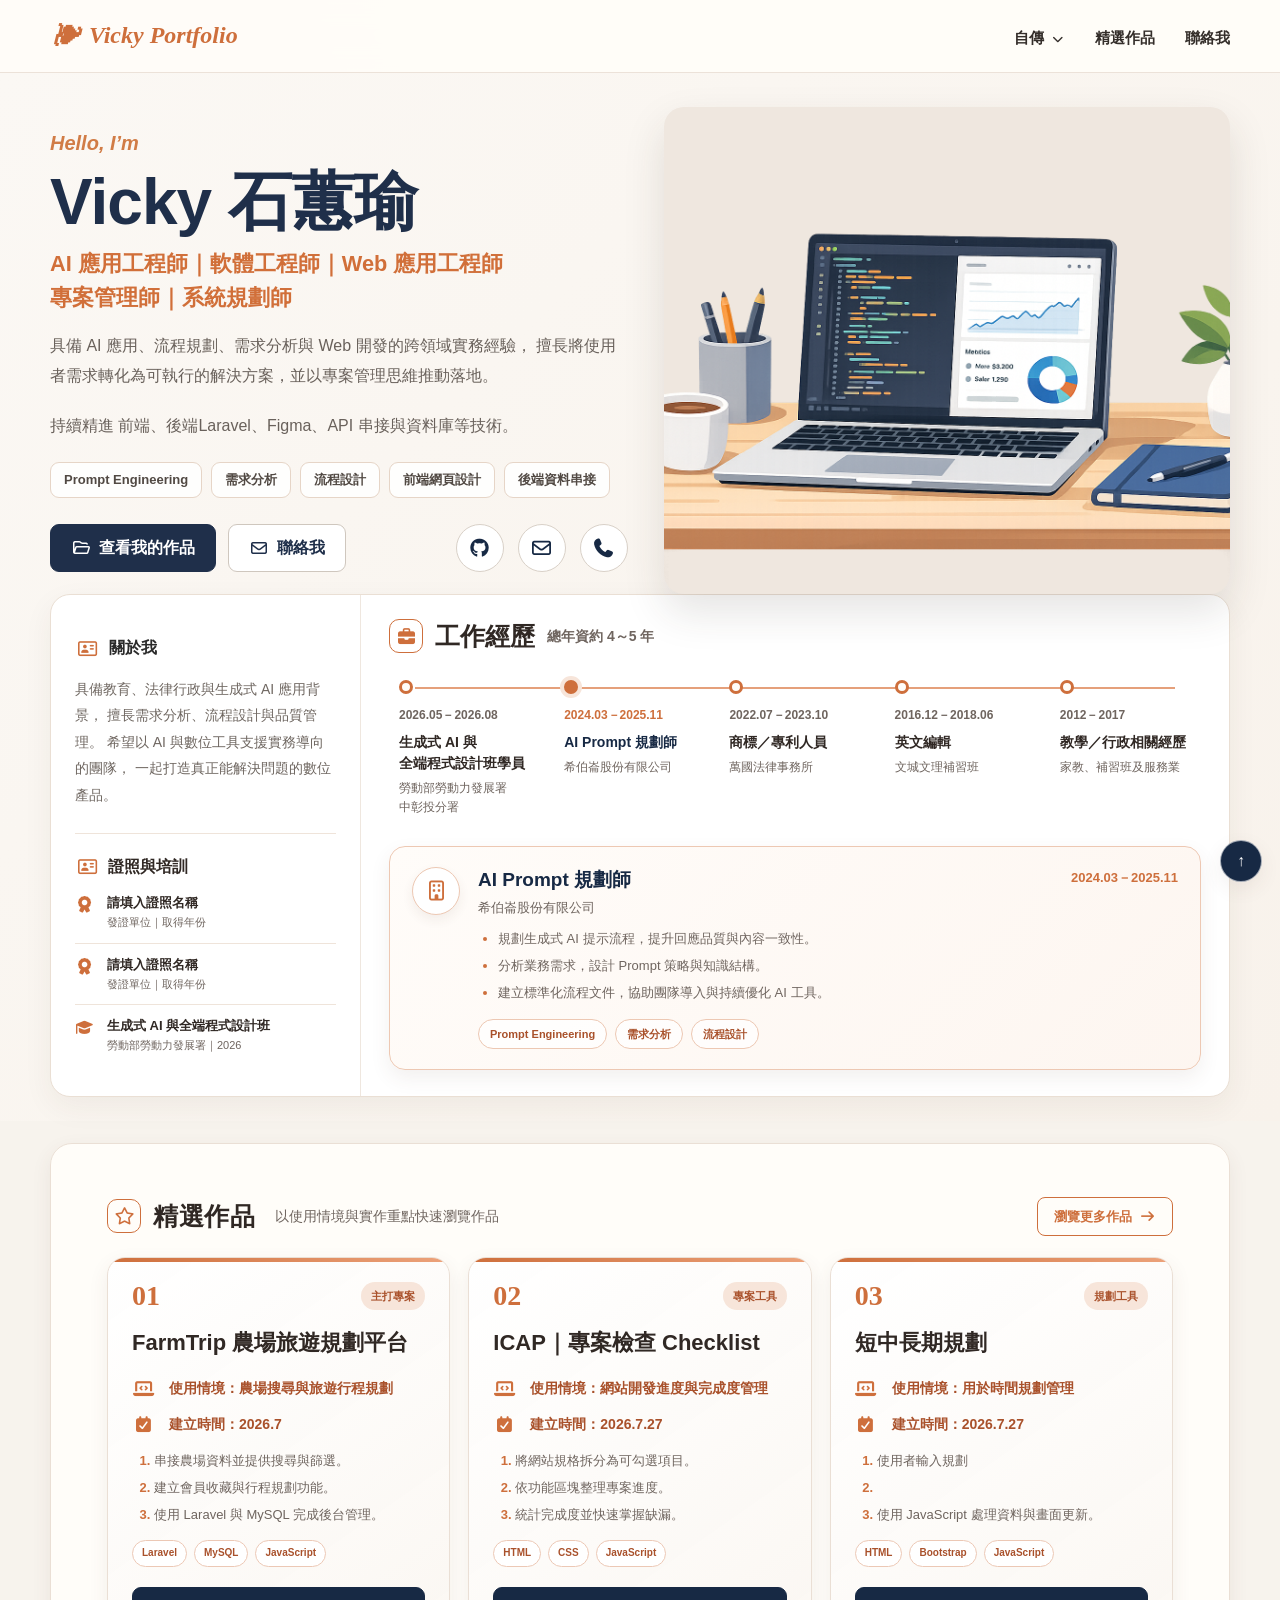
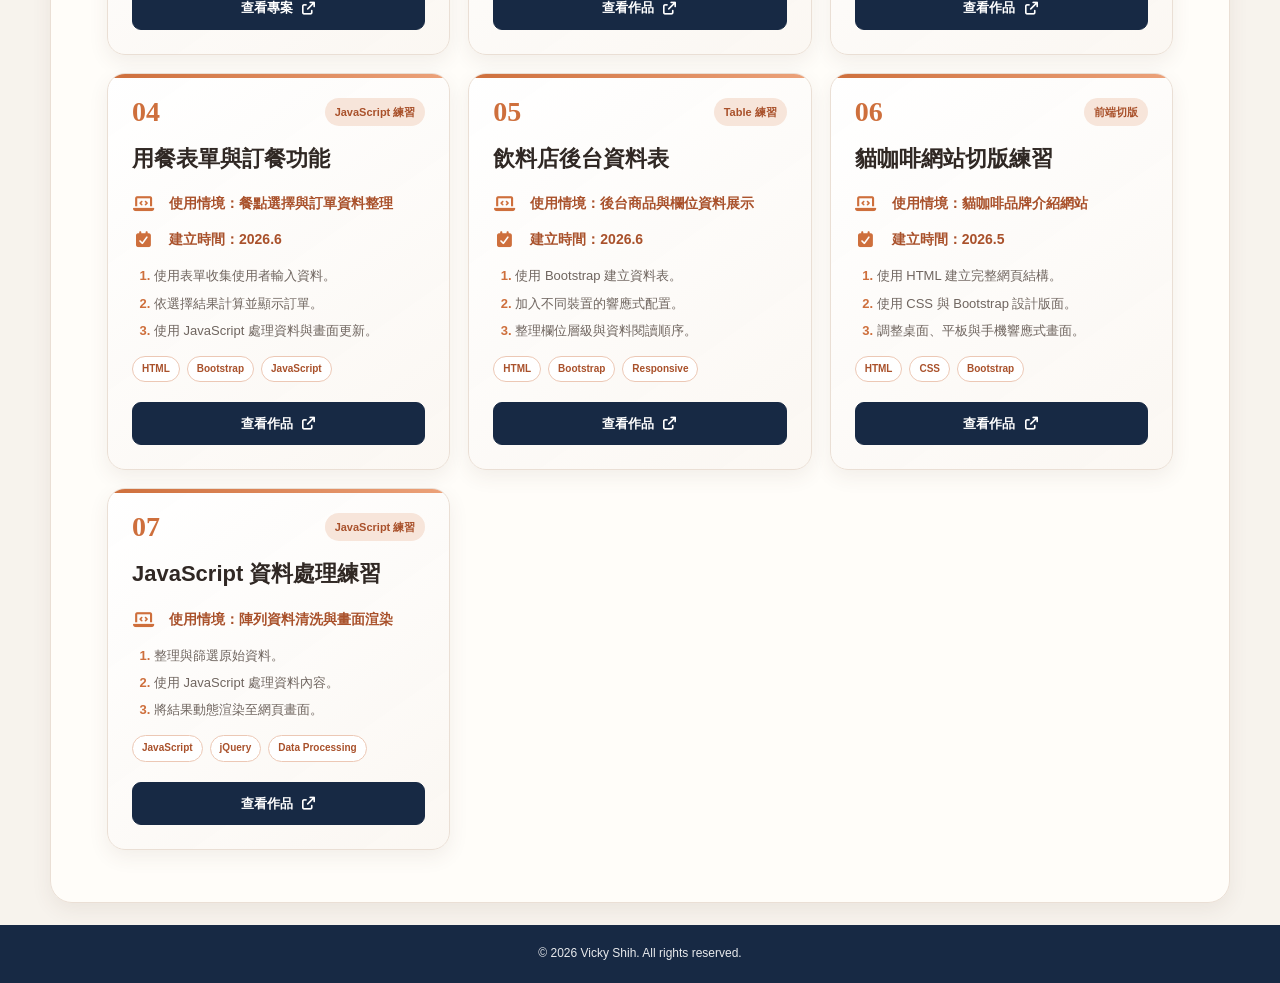
<file: index.html>
<!doctype html>
<html lang="zh-TW">

<head>
    <meta charset="utf-8">
    <meta name="viewport" content="width=device-width, initial-scale=1">
    <meta name="description" content="Vicky 石蕙瑜的個人作品集，展示 AI 應用、專案規劃、系統規劃與軟體開發經驗。">
    <title>Vicky 石蕙瑜｜個人作品集</title>
    <link rel="stylesheet" href="./CSS/all.min.css">
    <link rel="stylesheet" href="./CSS/profile_index.css">
</head>

<body id="top">
    <header class="site-header">
        <nav class="navbar container" aria-label="主要導覽列">
            <a class="brand" href="#top">
                <span class="brand-mark">❧</span>
                Vicky Portfolio
            </a>

            <button class="menu-button" id="menuButton" type="button" aria-label="開啟導覽列" aria-expanded="false">
                ☰
            </button>

            <ul class="nav-links" id="navLinks">

                <!-- 自傳下拉選單 -->
                <li class="nav-dropdown">
                    <button type="button" class="nav-link autobiography-menu-button" id="autobiographyMenuButton"
                        aria-expanded="false" aria-controls="autobiographyDropdown">

                        自傳

                        <i class="fa-solid fa-chevron-down" aria-hidden="true">
                        </i>
                    </button>

                    <div class="autobiography-dropdown" id="autobiographyDropdown" role="menu" aria-label="選擇自傳語言">

                        <button type="button" class="autobiography-dropdown-item" data-autobiography-language="zh"
                            role="menuitem">

                            <span class="autobiography-dropdown-icon">
                                中
                            </span>

                            <span>
                                <strong>中文自傳</strong>
                                <small>閱讀中文版個人介紹</small>
                            </span>
                        </button>

                        <button type="button" class="autobiography-dropdown-item" data-autobiography-language="en"
                            role="menuitem">

                            <span class="autobiography-dropdown-icon">
                                EN
                            </span>

                            <span>
                                <strong>English Profile</strong>
                                <small>Read the English version</small>
                            </span>
                        </button>

                    </div>
                </li>

                <!-- 精選作品 -->
                <li>
                    <a href="#projects" class="nav-link">
                        精選作品
                    </a>
                </li>

                <!-- 聯絡視窗 -->
                <li>
                    <button type="button" class="nav-link contact-modal-button js-open-contact-modal">
                        聯絡我
                    </button>
                </li>

            </ul>
        </nav>
    </header>

    <main>
        <section class="pro-top-section" id="home">
            <div class="container pro-top-shell">

                <!-- 上半部：左文字、右圖片 -->
                <div class="pro-hero-grid">
                    <div class="pro-hero-content">
                        <p class="pro-eyebrow">Hello, I’m</p>

                        <h1 class="pro-hero-title">Vicky 石蕙瑜</h1>

                        <h2 class="pro-hero-role">
                            AI 應用工程師｜軟體工程師｜Web 應用工程師<br>專案管理師｜系統規劃師
                        </h2>

                        <p class="pro-hero-text">
                            具備 AI 應用、流程規劃、需求分析與 Web 開發的跨領域實務經驗，
                            擅長將使用者需求轉化為可執行的解決方案，並以專案管理思維推動落地。
                        </p>
                        <p class="pro-hero-text">
                            持續精進 前端、後端Laravel、Figma、API 串接與資料庫等技術。
                        </p>


                        <div class="pro-pill-group">
                            <span class="pro-pill">Prompt Engineering</span>
                            <span class="pro-pill">需求分析</span>
                            <span class="pro-pill">流程設計</span>
                            <span class="pro-pill">前端網頁設計</span>
                            <span class="pro-pill">後端資料串接</span>

                        </div>
                        <div class="pro-action-social-row">

                            <div class="pro-action-row">
                                <a href="#projects" class="pro-btn pro-btn-primary">
                                    <i class="fa-regular fa-folder-open"></i>
                                    查看我的作品
                                </a>

                                <button type="button" class="pro-btn pro-btn-secondary js-open-contact-modal">
                                    <i class="fa-regular fa-envelope"></i>
                                    聯絡我
                                </button>

                            </div>

                            <div class="pro-social-row">
                                <a href="https://github.com/VS0812" target="_blank" rel="noopener noreferrer"
                                    aria-label="查看 GitHub" data-tooltip="GitHub">

                                    <i class="fa-brands fa-github" aria-hidden="true">
                                    </i>
                                </a>

                                <a href="mailto:b01104006@gmail.com" aria-label="寄送電子郵件"
                                    data-tooltip="b01104006@gmail.com">

                                    <i class="fa-regular fa-envelope" aria-hidden="true">
                                    </i>
                                </a>

                                <a href="tel:0903138635" aria-label="撥打電話" data-tooltip="0903138635">

                                    <i class="fa-solid fa-phone" aria-hidden="true">
                                    </i>
                                </a>
                            </div>
                        </div>
                    </div>

                    <div class="pro-hero-visual">
                        <img src="images/profile_banner.png" alt="Vicky 作品集主視覺">
                    </div>
                </div>

                <!-- 關於我＋互動式工作經歷 -->
                <div class="pro-summary-card">

                    <!-- 左側：關於我 -->
                    <article class="pro-about-mini" id="about">
                        <h3>

                            <i class="fa-regular fa-address-card"></i>


                            關於我
                        </h3>

                        <p>
                            具備教育、法律行政與生成式 AI 應用背景，
                            擅長需求分析、流程設計與品質管理。
                            希望以 AI 與數位工具支援實務導向的團隊，
                            一起打造真正能解決問題的數位產品。
                        </p>

                        <!-- 證照區 -->
                        <div class="certificate-section">
                            <h4 class="certificate-title">
                                <i class="fa-regular fa-address-card"></i>
                                證照與培訓
                            </h4>

                            <ul class="certificate-list">
                                <li class="certificate-item">
                                    <i class="fa-solid fa-award" aria-hidden="true"></i>

                                    <div class="certificate-content">
                                        <strong>請填入證照名稱</strong>
                                        <span>發證單位｜取得年份</span>
                                    </div>
                                </li>

                                <li class="certificate-item">
                                    <i class="fa-solid fa-award" aria-hidden="true"></i>

                                    <div class="certificate-content">
                                        <strong>請填入證照名稱</strong>
                                        <span>發證單位｜取得年份</span>
                                    </div>
                                </li>

                                <li class="certificate-item">
                                    <i class="fa-solid fa-graduation-cap" aria-hidden="true"></i>

                                    <div class="certificate-content">
                                        <strong>生成式 AI 與全端程式設計班</strong>
                                        <span>勞動部勞動力發展署｜2026</span>
                                    </div>
                                </li>
                            </ul>
                        </div>

                    </article>

                    <!-- 右側：工作經歷 -->
                    <section class="career-panel" id="experience">

                        <!-- 標題 -->
                        <div class="career-heading">
                            <span class="section-icon">
                                <i class="fa-solid fa-briefcase"></i>
                            </span>

                            <h2>工作經歷</h2>

                            <span class="career-heading-note">
                                總年資約 4～5 年
                            </span>
                        </div>

                        <!-- 可點選時間軸 -->
                        <div class="career-timeline-scroll">

                            <div class="career-timeline" role="tablist" aria-label="工作經歷時間軸">

                                <!-- 2026 -->
                                <button type="button" class="career-node" data-career="training" role="tab"
                                    aria-selected="false" aria-controls="careerDetail">

                                    <span class="career-dot"></span>

                                    <span class="career-period">
                                        2026.05－2026.08
                                    </span>

                                    <strong class="career-role">
                                        生成式 AI 與<br>
                                        全端程式設計班學員
                                    </strong>

                                    <span class="career-company">
                                        勞動部勞動力發展署<br>
                                        中彰投分署
                                    </span>
                                </button>

                                <!-- 2024 -->
                                <button type="button" class="career-node is-active" data-career="prompt" role="tab"
                                    aria-selected="true" aria-controls="careerDetail">

                                    <span class="career-dot"></span>

                                    <span class="career-period">
                                        2024.03－2025.11
                                    </span>

                                    <strong class="career-role">
                                        AI Prompt 規劃師
                                    </strong>

                                    <span class="career-company">
                                        希伯崙股份有限公司
                                    </span>
                                </button>

                                <!-- 2022 -->
                                <button type="button" class="career-node" data-career="legal" role="tab"
                                    aria-selected="false" aria-controls="careerDetail">

                                    <span class="career-dot"></span>

                                    <span class="career-period">
                                        2022.07－2023.10
                                    </span>

                                    <strong class="career-role">
                                        商標／專利人員
                                    </strong>

                                    <span class="career-company">
                                        萬國法律事務所
                                    </span>
                                </button>

                                <!-- 2016 -->
                                <button type="button" class="career-node" data-career="editor" role="tab"
                                    aria-selected="false" aria-controls="careerDetail">

                                    <span class="career-dot"></span>

                                    <span class="career-period">
                                        2016.12－2018.06
                                    </span>

                                    <strong class="career-role">
                                        英文編輯
                                    </strong>

                                    <span class="career-company">
                                        文城文理補習班
                                    </span>
                                </button>

                                <!-- 2012 -->
                                <button type="button" class="career-node" data-career="early" role="tab"
                                    aria-selected="false" aria-controls="careerDetail">

                                    <span class="career-dot"></span>

                                    <span class="career-period">
                                        2012－2017
                                    </span>

                                    <strong class="career-role">
                                        教學／行政相關經歷
                                    </strong>

                                    <span class="career-company">
                                        家教、補習班及服務業
                                    </span>
                                </button>

                            </div>
                        </div>

                        <!-- 單一詳細內容卡 -->
                        <article class="career-detail" id="careerDetail" role="tabpanel" tabindex="0">

                            <div class="career-detail-icon">
                                <i class="fa-regular fa-building"></i>
                            </div>

                            <div class="career-detail-content">

                                <div class="career-detail-heading">
                                    <div>
                                        <h3 id="careerDetailTitle">
                                            AI Prompt 規劃師
                                        </h3>

                                        <p class="career-detail-company" id="careerDetailCompany">
                                            希伯崙股份有限公司
                                        </p>
                                    </div>

                                    <span class="career-detail-period" id="careerDetailPeriod">
                                        2024.03－2025.11
                                    </span>
                                </div>

                                <ul class="career-detail-points" id="careerDetailPoints">

                                    <li>
                                        規劃生成式 AI 提示流程，提升回應品質與內容一致性。
                                    </li>

                                    <li>
                                        分析業務需求，設計 Prompt 策略與知識結構。
                                    </li>

                                    <li>
                                        建立標準化流程文件，協助團隊導入與持續優化 AI 工具。
                                    </li>
                                </ul>

                                <div class="career-detail-tags" id="careerDetailTags">

                                    <span class="career-detail-tag">
                                        Prompt Engineering
                                    </span>

                                    <span class="career-detail-tag">
                                        需求分析
                                    </span>

                                    <span class="career-detail-tag">
                                        流程設計
                                    </span>
                                </div>

                            </div>
                        </article>

                    </section>
                </div>

        </section>

        <div class="container">

            <!-- <section class="section-shell experience-section" id="experience">
                <div class="section-heading">
                    <span class="section-icon">▣</span>
                    <h2>工作經歷</h2>
                    <span class="section-note">總年資約 4～5 年</span>
                </div>

                <div class="timeline-scroll" aria-label="工作經歷時間軸">
                    <div class="timeline">
                        <article class="timeline-item">
                            <time class="timeline-date">2026.05－2026.08</time>
                            <h3 class="timeline-title">生成式 AI 與<br>全端程式設計班學員</h3>
                            <p class="timeline-company">勞動部勞動力發展署<br>中彰投分署</p>
                        </article>

                        <article class="timeline-item">
                            <time class="timeline-date">2024.03－2025.11</time>
                            <h3 class="timeline-title">AI Prompt 規劃師</h3>
                            <p class="timeline-company">希伯崙股份有限公司</p>
                        </article>

                        <article class="timeline-item">
                            <time class="timeline-date">2022.07－2023.10</time>
                            <h3 class="timeline-title">商標／專利人員</h3>
                            <p class="timeline-company">萬國法律事務所</p>
                        </article>

                        <article class="timeline-item">
                            <time class="timeline-date">2016.12－2018.06</time>
                            <h3 class="timeline-title">英文編輯</h3>
                            <p class="timeline-company">文城文理補習班</p>
                        </article>

                        <article class="timeline-item">
                            <time class="timeline-date">2012－2017</time>
                            <h3 class="timeline-title">教學／行政相關經歷</h3>
                            <p class="timeline-company">家教、補習班及服務業</p>
                        </article>
                    </div>
                </div>


            </section> -->

            <section class="section-shell" id="projects">
                <section class="compact-project-section" id="projects">

                    <!-- 作品區標題 -->
                    <div class="project-heading-row">
                        <div class="section-heading">
                            <span class="section-icon">
                                <i class="fa-regular fa-star"></i>
                            </span>

                            <h2>精選作品</h2>

                            <span class="section-note">
                                以使用情境與實作重點快速瀏覽作品
                            </span>
                        </div>

                        <a href="#" class="more-link">
                            瀏覽更多作品
                            <i class="fa-solid fa-arrow-right"></i>
                        </a>
                    </div>

                    <!-- 作品卡片 -->
                    <div class="mini-project-grid">

                        <!-- 01 FarmTrip -->
                        <article class="mini-project-card">
                            <div class="mini-project-header">
                                <span class="mini-project-number">01</span>

                                <span class="mini-project-type">
                                    主打專案
                                </span>
                            </div>

                            <h3 class="mini-project-title">
                                FarmTrip 農場旅遊規劃平台
                            </h3>

                            <p class="mini-project-context">
                                <i class="fa-solid fa-laptop-code"></i>
                                <span>
                                    使用情境：農場搜尋與旅遊行程規劃
                                </span>
                            </p>
                            <p class="mini-project-context">
                                <i class="fa-solid fa-calendar-check"></i>
                                <span>
                                    建立時間：2026.7
                                </span>
                            </p>

                            <ol class="mini-project-list">
                                <li>串接農場資料並提供搜尋與篩選。</li>
                                <li>建立會員收藏與行程規劃功能。</li>
                                <li>使用 Laravel 與 MySQL 完成後台管理。</li>
                            </ol>

                            <div class="mini-project-tags">
                                <span>Laravel</span>
                                <span>MySQL</span>
                                <span>JavaScript</span>
                            </div>

                            <div class="mini-project-footer">
                                <!-- FarmTrip 上線後，將 href 換成正式網址 -->
                                <a href="https://github.com/VS0812" class="mini-project-link" target="_blank"
                                    rel="noopener noreferrer">

                                    查看專案
                                    <i class="fa-solid fa-arrow-up-right-from-square"></i>
                                </a>
                            </div>
                        </article>

                        <!-- 02 ICAP -->
                        <article class="mini-project-card">
                            <div class="mini-project-header">
                                <span class="mini-project-number">02</span>

                                <span class="mini-project-type">
                                    專案工具
                                </span>
                            </div>

                            <h3 class="mini-project-title">
                                ICAP｜專案檢查 Checklist
                            </h3>

                            <p class="mini-project-context">
                                <i class="fa-solid fa-laptop-code"></i>
                                <span>
                                    使用情境：網站開發進度與完成度管理
                                </span>
                            </p>

                            <p class="mini-project-context">
                                <i class="fa-solid fa-calendar-check"></i>
                                <span>
                                    建立時間：2026.7.27
                                </span>
                            </p>

                            <ol class="mini-project-list">
                                <li>將網站規格拆分為可勾選項目。</li>
                                <li>依功能區塊整理專案進度。</li>
                                <li>統計完成度並快速掌握缺漏。</li>
                            </ol>

                            <div class="mini-project-tags">
                                <span>HTML</span>
                                <span>CSS</span>
                                <span>JavaScript</span>
                            </div>

                            <div class="mini-project-footer">
                                <a href="./ICAP_checklist/index.html" class="mini-project-link" target="_blank"
                                    rel="noopener noreferrer">

                                    查看作品
                                    <i class="fa-solid fa-arrow-up-right-from-square"></i>
                                </a>
                            </div>
                        </article>

                        <!-- 03 用餐表單 -->
                        <article class="mini-project-card">
                            <div class="mini-project-header">
                                <span class="mini-project-number">03</span>

                                <span class="mini-project-type">
                                    規劃工具
                                </span>
                            </div>

                            <h3 class="mini-project-title">
                                短中長期規劃
                            </h3>

                            <p class="mini-project-context">
                                <i class="fa-solid fa-laptop-code"></i>
                                <span>
                                    使用情境：用於時間規劃管理
                                </span>
                            </p>

                            <p class="mini-project-context">
                                <i class="fa-solid fa-calendar-check"></i>
                                <span>
                                    建立時間：2026.7.27
                                </span>
                            </p>

                            <ol class="mini-project-list">
                                <li>使用者輸入規劃</li>
                                <li></li>
                                <li>使用 JavaScript 處理資料與畫面更新。</li>
                            </ol>

                            <div class="mini-project-tags">
                                <span>HTML</span>
                                <span>Bootstrap</span>
                                <span>JavaScript</span>
                            </div>

                            <div class="mini-project-footer">
                                <a href="./TermSchedule/short-middle-longTerm.html" class="mini-project-link"
                                    target="_blank" rel="noopener noreferrer">

                                    查看作品
                                    <i class="fa-solid fa-arrow-up-right-from-square"></i>
                                </a>
                            </div>
                        </article>

                        <!-- 04 用餐表單 -->
                        <article class="mini-project-card">
                            <div class="mini-project-header">
                                <span class="mini-project-number">04</span>

                                <span class="mini-project-type">
                                    JavaScript 練習
                                </span>
                            </div>

                            <h3 class="mini-project-title">
                                用餐表單與訂餐功能
                            </h3>

                            <p class="mini-project-context">
                                <i class="fa-solid fa-laptop-code"></i>
                                <span>
                                    使用情境：餐點選擇與訂單資料整理
                                </span>
                            </p>

                            <p class="mini-project-context">
                                <i class="fa-solid fa-calendar-check"></i>
                                <span>
                                    建立時間：2026.6
                                </span>
                            </p>

                            <ol class="mini-project-list">
                                <li>使用表單收集使用者輸入資料。</li>
                                <li>依選擇結果計算並顯示訂單。</li>
                                <li>使用 JavaScript 處理資料與畫面更新。</li>
                            </ol>

                            <div class="mini-project-tags">
                                <span>HTML</span>
                                <span>Bootstrap</span>
                                <span>JavaScript</span>
                            </div>

                            <div class="mini-project-footer">
                                <a href="./ProductERP/restaurant-order.html" class="mini-project-link" target="_blank"
                                    rel="noopener noreferrer">

                                    查看作品
                                    <i class="fa-solid fa-arrow-up-right-from-square"></i>
                                </a>
                            </div>
                        </article>

                        <!-- 05 資料表 -->
                        <article class="mini-project-card">
                            <div class="mini-project-header">
                                <span class="mini-project-number">05</span>

                                <span class="mini-project-type">
                                    Table 練習
                                </span>
                            </div>

                            <h3 class="mini-project-title">
                                飲料店後台資料表
                            </h3>

                            <p class="mini-project-context">
                                <i class="fa-solid fa-laptop-code"></i>
                                <span>
                                    使用情境：後台商品與欄位資料展示
                                </span>
                            </p>

                            <p class="mini-project-context">
                                <i class="fa-solid fa-calendar-check"></i>
                                <span>
                                    建立時間：2026.6
                                </span>
                            </p>

                            <ol class="mini-project-list">
                                <li>使用 Bootstrap 建立資料表。</li>
                                <li>加入不同裝置的響應式配置。</li>
                                <li>整理欄位層級與資料閱讀順序。</li>
                            </ol>

                            <div class="mini-project-tags">
                                <span>HTML</span>
                                <span>Bootstrap</span>
                                <span>Responsive</span>
                            </div>

                            <div class="mini-project-footer">
                                <a href="./ProductERP/ch11_listPractice(JavaScript).html" class="mini-project-link"
                                    target="_blank" rel="noopener noreferrer">

                                    查看作品
                                    <i class="fa-solid fa-arrow-up-right-from-square"></i>
                                </a>
                            </div>
                        </article>

                        <!-- 06 貓咖啡 -->
                        <article class="mini-project-card">
                            <div class="mini-project-header">
                                <span class="mini-project-number">06</span>

                                <span class="mini-project-type">
                                    前端切版
                                </span>
                            </div>

                            <h3 class="mini-project-title">
                                貓咖啡網站切版練習
                            </h3>

                            <p class="mini-project-context">
                                <i class="fa-solid fa-laptop-code"></i>
                                <span>
                                    使用情境：貓咖啡品牌介紹網站
                                </span>
                            </p>
                            <p class="mini-project-context">
                                <i class="fa-solid fa-calendar-check"></i>
                                <span>
                                    建立時間：2026.5
                                </span>
                            </p>

                            <ol class="mini-project-list">
                                <li>使用 HTML 建立完整網頁結構。</li>
                                <li>使用 CSS 與 Bootstrap 設計版面。</li>
                                <li>調整桌面、平板與手機響應式畫面。</li>
                            </ol>

                            <div class="mini-project-tags">
                                <span>HTML</span>
                                <span>CSS</span>
                                <span>Bootstrap</span>
                            </div>

                            <div class="mini-project-footer">
                                <a href="./CatCoffee/20260527-2-ai.html" class="mini-project-link" target="_blank"
                                    rel="noopener noreferrer">

                                    查看作品
                                    <i class="fa-solid fa-arrow-up-right-from-square"></i>
                                </a>
                            </div>
                        </article>



                        <!-- 07 JavaScript 資料處理 -->
                        <article class="mini-project-card">
                            <div class="mini-project-header">
                                <span class="mini-project-number">07</span>

                                <span class="mini-project-type">
                                    JavaScript 練習
                                </span>
                            </div>

                            <h3 class="mini-project-title">
                                JavaScript 資料處理練習
                            </h3>

                            <p class="mini-project-context">
                                <i class="fa-solid fa-laptop-code"></i>
                                <span>
                                    使用情境：陣列資料清洗與畫面渲染
                                </span>
                            </p>

                            <ol class="mini-project-list">
                                <li>整理與篩選原始資料。</li>
                                <li>使用 JavaScript 處理資料內容。</li>
                                <li>將結果動態渲染至網頁畫面。</li>
                            </ol>

                            <div class="mini-project-tags">
                                <span>JavaScript</span>
                                <span>jQuery</span>
                                <span>Data Processing</span>
                            </div>

                            <div class="mini-project-footer">
                                <a href="./ProductERP/ch11_listPractice(JavaScript).html" class="mini-project-link"
                                    target="_blank" rel="noopener noreferrer">

                                    查看作品
                                    <i class="fa-solid fa-arrow-up-right-from-square"></i>
                                </a>
                            </div>
                        </article>

                    </div>
                </section>


                <!-- <div class="project-grid">
                    <article class="project-card project-card-featured">
                        <div class="project-topline">
                            <span class="project-number">01</span>
                            <span class="project-badge">主打專案</span>
                        </div>
                        <h3 class="project-title">FarmTrip 農場旅遊規劃平台</h3>
                        <p class="project-subtitle">旅遊規劃系統｜會員功能｜管理後台</p>
                        <p class="project-description">
                            整合農場資料搜尋、會員收藏、行程規劃、歷史行程與管理後台，
                            完成從需求拆解、介面規劃、資料庫關聯到 CRUD 功能實作的完整網站專案。
                        </p>
                        <ul class="project-points">
                            <li>建立會員收藏、行程安排與歷史行程資料流程。</li>
                            <li>設計 Laravel、MySQL 關聯與管理後台操作介面。</li>
                        </ul>
                        <div class="tag-list">
                            <span class="tag">Laravel</span>
                            <span class="tag">MySQL</span>
                            <span class="tag">JavaScript</span>
                            <span class="tag">Bootstrap</span>
                        </div>
                        <div class="project-actions">
                            <a class="project-link" href="https://github.com/VS0812" target="_blank"
                                rel="noopener noreferrer">查看專案 ↗</a>
                        </div>
                    </article>

                    <article class="project-card project-card-featured">
                        <div class="project-topline">
                            <span class="project-number">02</span>
                            <span class="project-badge">主打專案</span>
                        </div>
                        <h3 class="project-title">ICAP｜專案檢查 Checklist</h3>
                        <p class="project-subtitle">需求管理｜進度追蹤｜完成度統計</p>
                        <p class="project-description">
                            將網站規格拆解成可勾選的檢查項目，依功能區塊整理開發進度，
                            並提供完成度統計，協助快速掌握專案狀態與降低遺漏風險。
                        </p>
                        <ul class="project-points">
                            <li>將複雜規格整理為結構化、可執行的檢查流程。</li>
                            <li>以 JavaScript 記錄勾選狀態並計算整體完成度。</li>
                        </ul>
                        <div class="tag-list">
                            <span class="tag">HTML</span>
                            <span class="tag">CSS</span>
                            <span class="tag">JavaScript</span>
                            <span class="tag">專案管理</span>
                        </div>
                        <div class="project-actions">
                            <a class="project-link" href="./ICAP_checklist/index.html" target="_blank"
                                rel="noopener noreferrer">查看網站 ↗</a>
                        </div>
                    </article>

                    <article class="project-card project-card-compact">
                        <div class="project-topline">
                            <span class="project-number">03</span>
                            <span class="project-badge">JavaScript 練習</span>
                        </div>
                        <h3 class="project-title">用餐表單與訂餐功能</h3>
                        <p class="project-description">
                            使用 JavaScript 處理餐點勾選、表單輸入、資料顯示及基本驗證，
                            練習將使用者操作轉換成清楚的互動流程。
                        </p>
                        <div class="tag-list">
                            <span class="tag">HTML</span>
                            <span class="tag">Bootstrap</span>
                            <span class="tag">JavaScript</span>
                        </div>
                        <div class="project-actions">
                            <a class="project-link" href="./ProductERP/restaurant-order.html" target="_blank"
                                rel="noopener noreferrer">查看訂餐表單 ↗</a>
                            <a class="project-link project-link-outline"
                                href="./ProductERP/ch11_listPractice(JavaScript).html" target="_blank"
                                rel="noopener noreferrer">查看列表練習</a>
                        </div>
                    </article>

                    <article class="project-card project-card-compact">
                        <div class="project-topline">
                            <span class="project-number">04</span>
                            <span class="project-badge">前端切版</span>
                        </div>
                        <h3 class="project-title">貓咖啡網站切版練習</h3>
                        <p class="project-description">
                            以貓咖啡主題練習 Bootstrap 格線、卡片元件、響應式版面與視覺細節，
                            並比較原始版本與調整後版本的差異。
                        </p>
                        <div class="tag-list">
                            <span class="tag">HTML</span>
                            <span class="tag">CSS</span>
                            <span class="tag">Bootstrap</span>
                            <span class="tag">Responsive</span>
                        </div>
                        <div class="project-actions">
                            <a class="project-link" href="./CatCoffee/20260527-2-ai.html" target="_blank"
                                rel="noopener noreferrer">查看調整版本 ↗</a>
                            <a class="project-link project-link-outline" href="./CatCoffee/20260527-2.html"
                                target="_blank" rel="noopener noreferrer">查看原始版本</a>
                        </div>
                    </article>
                </div> -->
            </section>

            <!-- <section class="section-shell skills-shell" id="skills">
                <div class="skills-row">
                    <h2 class="skills-title"><span>&lt;/&gt;</span> 技能專長</h2>
                    <span class="skill-pill">HTML</span>
                    <span class="skill-pill">CSS</span>
                    <span class="skill-pill">JavaScript</span>
                    <span class="skill-pill">Bootstrap</span>
                    <span class="skill-pill">Laravel</span>
                    <span class="skill-pill">PHP</span>
                    <span class="skill-pill">Python</span>
                    <span class="skill-pill">MySQL</span>
                    <span class="skill-pill">API 串接</span>
                    <span class="skill-pill">Git / GitHub</span>
                    <span class="skill-pill">生成式 AI</span>
                    <span class="skill-pill">Prompt Engineering</span>
                    <span class="skill-pill">需求分析</span>
                    <span class="skill-pill">流程設計</span>
                    <span class="skill-pill">專案管理</span>
                </div>
            </section> -->


        </div>
    </main>

    <dialog class="contact-modal" id="contactModal" aria-labelledby="contactModalTitle">

        <div class="contact-modal-header">
            <div>
                <p class="contact-modal-label">Contact</p>

                <h2 id="contactModalTitle">
                    與我聯絡
                </h2>
            </div>

            <button type="button" class="contact-modal-close" id="closeContactModal" aria-label="關閉聯絡視窗">
                <i class="fa-solid fa-xmark"></i>
            </button>
        </div>

        <p class="contact-modal-description">
            歡迎透過以下方式與我聯絡，討論前端開發、軟體工程、
            系統規劃或專案合作機會。
        </p>

        <div class="contact-modal-list">

            <a href="mailto:b01104006@gmail.com" class="contact-modal-item">

                <span class="contact-modal-icon">
                    <i class="fa-regular fa-envelope"></i>
                </span>

                <span>
                    <strong>Email</strong>
                    <small>b01104006@gmail.com</small>
                </span>
            </a>

            <a href="https://github.com/VS0812" class="contact-modal-item" target="_blank" rel="noopener noreferrer">

                <span class="contact-modal-icon">
                    <i class="fa-brands fa-github"></i>
                </span>

                <span>
                    <strong>GitHub</strong>
                    <small>github.com/VS0812</small>
                </span>
            </a>

            <a href="tel:0903138635" class="contact-modal-item">

                <span class="contact-modal-icon">
                    <i class="fa-solid fa-phone"></i>
                </span>

                <span>
                    <strong>電話</strong>
                    <small>0903-138-635</small>
                </span>
            </a>

            <div class="contact-modal-item">
                <span class="contact-modal-icon">
                    <i class="fa-solid fa-location-dot"></i>
                </span>

                <span>
                    <strong>所在地</strong>
                    <small>台北市、台中市</small>
                </span>
            </div>

        </div>
    </dialog>

    <footer class="site-footer">
        <div class="container">© 2026 Vicky Shih. All rights reserved.</div>
    </footer>

    <a class="back-to-top" href="#top" aria-label="回到頁面頂端">↑</a>

    <script src="./Javascript/bootstrap.bundle.min.js"></script>
    <script>
        const menuButton = document.querySelector('#menuButton');
        const navLinks = document.querySelector('#navLinks');
        const navAnchors = document.querySelectorAll('.nav-link');
        const experienceItems = document.querySelectorAll('.experience-item');

        menuButton.addEventListener('click', function () {
            const isOpen = navLinks.classList.toggle('show');
            menuButton.setAttribute('aria-expanded', String(isOpen));
        });

        navAnchors.forEach(function (link) {
            link.addEventListener('click', function () {
                navLinks.classList.remove('show');
                menuButton.setAttribute('aria-expanded', 'false');
            });
        });

        experienceItems.forEach(function (item) {
            item.addEventListener('toggle', function () {
                if (!item.open) {
                    return;
                }

                experienceItems.forEach(function (otherItem) {
                    if (otherItem !== item) {
                        otherItem.open = false;
                    }
                });
            });
        });
    </script>
    <script>
        document.addEventListener("DOMContentLoaded", function () {
            /*
             * 每段工作經歷的詳細資料。
             * data-career 的值要和這裡的 key 完全一致。
             */
            const careerData = {
                training: {
                    title: "生成式 AI 與全端程式設計班學員",
                    company: "勞動部勞動力發展署中彰投分署",
                    period: "2026.05－2026.08",
                    points: [
                        "練習 HTML、CSS、JavaScript 與響應式網頁版面實作。",
                        "使用 Laravel、Python、API 與 MySQL 建立網站功能。",
                        "將生成式 AI 應用整合至需求分析、內容產製與系統流程。"
                    ],
                    tags: [
                        "Laravel",
                        "Python",
                        "MySQL",
                        "API 串接"
                    ]
                },

                prompt: {
                    title: "AI Prompt 規劃師",
                    company: "希伯崙股份有限公司",
                    period: "2024.03－2025.11",
                    points: [
                        "規劃生成式 AI 提示流程，提升回應品質與內容一致性。",
                        "分析業務需求，設計 Prompt 策略與知識結構。",
                        "建立標準化流程文件，協助團隊導入與持續優化 AI 工具。"
                    ],
                    tags: [
                        "Prompt Engineering",
                        "需求分析",
                        "流程設計"
                    ]
                },

                legal: {
                    title: "商標／專利人員",
                    company: "萬國法律事務所",
                    period: "2022.07－2023.10",
                    points: [
                        "處理商標申請、補正、註冊與案件進度追蹤。",
                        "負責國外代理人英文書信與跨國聯繫。",
                        "透過案件管理培養期限控管、文件品質與流程管理能力。"
                    ],
                    tags: [
                        "案件管理",
                        "文件控管",
                        "英文溝通"
                    ]
                },

                editor: {
                    title: "英文編輯",
                    company: "文城文理補習班",
                    period: "2016.12－2018.06",
                    points: [
                        "負責中英文教材內容編輯、校對與格式整理。",
                        "協助建立清楚、一致且容易閱讀的教學內容。",
                        "與教學及行政人員協作，完成教材製作與進度控管。"
                    ],
                    tags: [
                        "內容編輯",
                        "品質控管",
                        "跨部門合作"
                    ]
                },

                early: {
                    title: "教學／行政相關經歷",
                    company: "家教、補習班及服務業",
                    period: "2012－2017",
                    points: [
                        "依照學生需求調整教學內容與溝通方式。",
                        "協助處理班務、行政流程與顧客服務。",
                        "累積需求理解、問題處理與人際溝通經驗。"
                    ],
                    tags: [
                        "教學溝通",
                        "行政協調",
                        "需求理解"
                    ]
                }
            };

            const careerButtons =
                document.querySelectorAll(".career-node");

            const detailTitle =
                document.getElementById("careerDetailTitle");

            const detailCompany =
                document.getElementById("careerDetailCompany");

            const detailPeriod =
                document.getElementById("careerDetailPeriod");

            const detailPoints =
                document.getElementById("careerDetailPoints");

            const detailTags =
                document.getElementById("careerDetailTags");

            /*
             * 更新下方單一詳細內容卡。
             */
            function updateCareerDetail(careerKey) {
                const career = careerData[careerKey];

                if (!career) {
                    return;
                }

                detailTitle.textContent = career.title;
                detailCompany.textContent = career.company;
                detailPeriod.textContent = career.period;

                /*
                 * 重新產生工作重點。
                 */
                detailPoints.replaceChildren();

                career.points.forEach(function (point) {
                    const listItem =
                        document.createElement("li");

                    listItem.textContent = point;

                    detailPoints.appendChild(listItem);
                });

                /*
                 * 重新產生能力標籤。
                 */
                detailTags.replaceChildren();

                career.tags.forEach(function (tagText) {
                    const tag =
                        document.createElement("span");

                    tag.className = "career-detail-tag";
                    tag.textContent = tagText;

                    detailTags.appendChild(tag);
                });
            }

            /*
             * 設定目前選取的節點。
             */
            function activateCareer(button) {
                careerButtons.forEach(function (careerButton) {
                    careerButton.classList.remove("is-active");

                    careerButton.setAttribute(
                        "aria-selected",
                        "false"
                    );
                });

                button.classList.add("is-active");

                button.setAttribute(
                    "aria-selected",
                    "true"
                );

                updateCareerDetail(
                    button.dataset.career
                );
            }

            careerButtons.forEach(function (button, index) {
                button.addEventListener("click", function () {
                    activateCareer(button);
                });

                /*
                 * 支援鍵盤左右方向鍵切換時間軸。
                 */
                button.addEventListener("keydown", function (event) {
                    let nextIndex = index;

                    if (event.key === "ArrowRight") {
                        nextIndex =
                            (index + 1) % careerButtons.length;
                    } else if (event.key === "ArrowLeft") {
                        nextIndex =
                            (index - 1 + careerButtons.length) %
                            careerButtons.length;
                    } else {
                        return;
                    }

                    event.preventDefault();

                    careerButtons[nextIndex].focus();
                    activateCareer(careerButtons[nextIndex]);
                });
            });
        });
    </script>
    <script>
        document.addEventListener("DOMContentLoaded", function () {

            // 取得所有負責開啟聯絡視窗的按鈕
            const openContactModalButtons = document.querySelectorAll(
                ".js-open-contact-modal"
            );

            // 取得聯絡視窗
            const contactModal = document.querySelector("#contactModal");

            // 取得關閉按鈕
            const closeContactModalButton = document.querySelector(
                "#closeContactModal"
            );

            // 替所有聯絡按鈕加入點擊事件
            openContactModalButtons.forEach(function (button) {
                button.addEventListener("click", function () {
                    contactModal.showModal();
                });
            });

            // 關閉聯絡視窗
            closeContactModalButton.addEventListener("click", function () {
                contactModal.close();
            });

            /*
             * 點擊視窗外部的黑色遮罩也能關閉。
             */
            contactModal.addEventListener(
                "click",
                function (event) {
                    const modalBox =
                        contactModal.getBoundingClientRect();

                    const clickedOutside =
                        event.clientX < modalBox.left ||
                        event.clientX > modalBox.right ||
                        event.clientY < modalBox.top ||
                        event.clientY > modalBox.bottom;

                    if (clickedOutside) {
                        contactModal.close();
                    }
                }
            );
        });
    </script>
    <!-- =========================
     自傳大型閱讀視窗
========================== -->
    <dialog class="autobiography-modal" id="autobiographyModal" aria-labelledby="autobiographyModalTitle">

        <!-- 固定在視窗上方的工具列 -->
        <header class="autobiography-modal-header">

            <div class="autobiography-modal-heading">
                <p class="autobiography-modal-label">
                    Autobiography
                </p>

                <h2 id="autobiographyModalTitle">
                    中文自傳
                </h2>
            </div>

            <div class="autobiography-modal-tools">

                <!-- Modal 內也能切換語言 -->
                <div class="autobiography-language-switch" role="group" aria-label="切換自傳語言">

                    <button type="button" class="autobiography-language-button is-active" data-modal-language="zh"
                        aria-pressed="true">
                        中文
                    </button>

                    <button type="button" class="autobiography-language-button" data-modal-language="en"
                        aria-pressed="false">
                        English
                    </button>

                </div>

                <button type="button" class="autobiography-modal-close" id="closeAutobiographyModal"
                    aria-label="關閉自傳視窗">

                    <i class="fa-solid fa-xmark" aria-hidden="true">
                    </i>
                </button>

            </div>
        </header>

        <!-- 可上下捲動的自傳內容 -->
        <div class="autobiography-modal-body">

            <!-- 中文自傳 -->
            <article class="autobiography-content" id="autobiographyZh" lang="zh-TW">

                <!-- 01 關於我 -->
                <section class="autobiography-section">

                    <span class="autobiography-section-number">
                        01
                    </span>

                    <div>
                        <h3>關於我</h3>

                        <p>
                            具備跨領域學習與工作背景，過去曾累積 6 年教育、
                            1 年多法律行政與約 2 年生成式 AI 應用等實務經驗。
                            這些經歷讓我培養出快速學習、系統化思考、
                            跨部門溝通與流程規劃能力。
                        </p>
                    </div>

                </section>

                <!-- 02 學生時期 -->
                <section class="autobiography-section">

                    <span class="autobiography-section-number">
                        02
                    </span>

                    <div>
                        <h3>
                            學生時期（2012–2020）──
                            培養邏輯分析、跨部門溝通協作與團隊合作能力
                        </h3>

                        <p>
                            求學期間，我先後接受哲學與法律訓練。
                            台大哲學系的訓練培養我的邏輯思考、
                            批判分析與問題拆解能力；政大法律系的學習，
                            則使我建立基礎法律思維、文字表達與嚴謹分析能力。
                        </p>

                        <p>
                            除了課業學習外，我也積極參與校園自治與大型活動籌辦，
                            希望透過不同挑戰累積溝通協調、資源整合與團隊合作能力。
                            曾擔任台大哲學系學會總務及松山校友會行政，
                            負責活動規劃、行政管理及跨單位協調。
                        </p>

                        <p>
                            2013 年擔任 Chameleon 四系聯合舞會總召時，
                            整合哲學、大氣、戲劇及生科四系資源，
                            在兩個月內完成活動企劃、行政流程、場地規劃及宣傳工作，
                            並成功爭取政府補助與企業贊助，
                            累積專案管理、資源整合及跨部門協作能力。
                        </p>

                        <p>
                            此外，我也曾赴上海交通大學參與暑期交流課程，
                            透過跨文化學習與國際交流拓展視野，
                            也提升自己適應不同環境與溝通合作的能力。
                        </p>
                    </div>

                </section>

                <!-- 03 教育工作 -->
                <section class="autobiography-section">

                    <span class="autobiography-section-number">
                        03
                    </span>

                    <div>
                        <h3>
                            教育工作（2012–2020）──
                            從教學中建立使用者思維
                        </h3>

                        <p>
                            求學及工作初期，我投入教育產業，
                            擔任英文教材編輯及英文家教老師。
                        </p>

                        <p>
                            除了教材設計之外，我也長期負責學生教學，
                            最高曾連續三個月每週七天授課。
                            教學過程中，我必須根據學生程度調整教材內容、
                            安排學習進度，並與家長保持密切溝通，
                            因此培養出良好的同理心、需求分析能力，
                            以及清楚表達複雜概念的能力。
                        </p>

                        <p>
                            這段經歷讓我深刻體會到，
                            教育並不是單純傳遞知識，
                            而是透過良好的內容設計與流程規劃，
                            幫助學習者更有效率地理解與應用知識，
                            也為日後投入 AI 教育產品奠定重要基礎。
                        </p>
                    </div>

                </section>

                <!-- 04 法律事務所 -->
                <section class="autobiography-section">

                    <span class="autobiography-section-number">
                        04
                    </span>

                    <div>
                        <h3>
                            法律事務所（2022.7–2023.10）──
                            延伸法律訓練，養成嚴謹的流程管理能力
                        </h3>

                        <p>
                            承接政大法律系的學習背景，
                            我之後進入萬國法律事務所擔任商標程序助理，
                            將過去在法律訓練中培養的邏輯分析、
                            文件理解與嚴謹思維，
                            實際應用於商標案件與行政流程管理中。
                        </p>

                        <p>
                            工作內容包含商標申請、案件追蹤、
                            中英文書信往來、文件整理及行政流程控管，
                            並協助國內外客戶與律師之間的溝通協調。
                        </p>

                        <p>
                            法律案件十分重視細節、時效與文件正確性，
                            因此這段經歷讓我養成重視品質、
                            流程與時間管理的工作習慣，
                            也累積跨部門合作、對外溝通及案件追蹤的實務經驗。
                        </p>

                        <p>
                            我也因此更加理解，
                            完善的流程設計能有效降低錯誤、提升效率，
                            並讓複雜任務被清楚管理與執行。
                        </p>
                    </div>

                </section>

                <!-- 05 AI Prompt 規劃師 -->
                <section class="autobiography-section">

                    <span class="autobiography-section-number">
                        05
                    </span>

                    <div>
                        <h3>
                            AI Prompt 規劃師（2024.3–2025.11）──
                            從出版與教材內容延伸至 AI 應用規劃
                        </h3>

                        <p>
                            因為對出版、教材內容與語言學習產業有興趣，
                            我進入希伯崙股份有限公司，
                            並在工作中接觸到生成式 AI 於教育產品中的應用。
                        </p>

                        <p>
                            這段經歷讓我從原本熟悉的內容設計與教材規劃出發，
                            逐步學習如何透過 Prompt Engineering、
                            AI Workflow 與產品流程設計，
                            將 AI 技術應用於語言學習、
                            評分回饋與教材內容生成等情境。
                        </p>

                        <p>
                            工作期間，我主要負責生成式 AI
                            在教育產品中的應用規劃與內容設計。
                            我設計 CEFR A1 至 A2 多階段兒童 AI 口說練習情境，
                            建立 AI 學習流程，
                            協助補習班導入生成式 AI 教學模式，
                            提升學生練習意願與教師教學效率。
                        </p>

                        <p>
                            除了語言學習產品之外，
                            我也負責 AI 圖像生成優化，
                            重新設計 Prompt 架構，
                            使生成內容更符合教材需求，
                            並成功導入 LiveABC 全國補習班教材。
                        </p>

                        <p>
                            相關成果同時拓展至日本市場，
                            包含參與日本 EIKEN 英檢教材合作，
                            以及韓國出版社合作專案。
                        </p>

                        <p>
                            此外，我參與設計 GEPT 初、中級複試 AI 評分系統，
                            建立寫作與口說題型的 AI 評分邏輯、
                            Prompt Flow 及回饋格式，
                            使學生能快速掌握答題缺失，
                            同時協助教師提升批改效率與評量一致性。
                        </p>

                        <p>
                            透過上述專案，我累積 Prompt Engineering、
                            大型語言模型（LLM）應用、需求分析、產品規劃、
                            跨部門溝通及 AI Workflow 設計等經驗。
                        </p>

                        <p>
                            我也逐漸發現，
                            自己對 AI 應用如何從內容規劃走向產品功能與系統實作
                            產生高度興趣，
                            因此希望未來朝 AI 應用實作與軟體開發方向發展。
                        </p>
                    </div>

                </section>

                <!-- 06 職業訓練 -->
                <section class="autobiography-section">

                    <span class="autobiography-section-number">
                        06
                    </span>

                    <div>
                        <h3>
                            職業訓練（2026.5–2026.8）──
                            補強程式開發與 AI 應用落地能力
                        </h3>

                        <p>
                            為了從 AI 應用規劃進一步走向實際開發，
                            我參加勞動部勞動力發展署中彰投分署
                            「生成式 AI 與全端程式設計班」訓練課程。
                        </p>

                        <p>
                            課程內容包含 HTML、CSS、JavaScript、
                            Bootstrap、jQuery 等前端基礎，
                            也接觸 PHP、Laravel、Python、
                            資料庫操作與 API 串接。
                        </p>

                        <p>
                            透過課程，我逐步理解 Web 應用從介面規劃、
                            畫面設計、資料傳遞、後端處理，
                            到資料庫儲存的基本流程。
                        </p>

                        <p>
                            受訓期間，我也系統性學習生成式 AI 應用、
                            Python 程式設計、API 串接、前後端開發、
                            資料庫操作、響應式網頁製作，
                            以及 Figma 介面設計與原型製作基礎。
                        </p>

                        <p>
                            這段訓練讓我補強程式設計、
                            介面規劃與系統開發基礎，
                            也讓我更清楚理解 AI 應用如何從概念與流程設計，
                            進一步推進到實際功能開發。
                        </p>

                        <p>
                            過去的工作經驗使我理解使用者需求、
                            AI 應用情境與產品規劃；
                            職業訓練則補足我在程式開發、API 串接、
                            介面理解與系統實作上的基礎，
                            讓我能朝 AI 應用工程師與軟體工程師的方向持續前進。
                        </p>
                    </div>

                </section>

                <!-- 07 未來發展方向 -->
                <section class="autobiography-section">

                    <span class="autobiography-section-number">
                        07
                    </span>

                    <div>
                        <h3>未來發展方向</h3>

                        <p>
                            從教育、法律到 AI，
                            看似不同的工作內容，
                            其實都圍繞著同一件事──
                            運用知識、流程與技術解決問題。
                        </p>

                        <p>
                            在 AI Prompt 規劃工作的過程中，
                            我逐漸發現自己不只希望參與 AI 產品設計，
                            也希望更深入理解系統如何被開發，
                            並親自參與 AI 應用的實作。
                        </p>

                        <p>
                            因此，我透過職業訓練補強 Python、
                            API 串接、前後端開發、資料庫操作，
                            以及 Figma 介面設計基礎，
                            期望從 AI 應用規劃逐步轉向軟體開發職涯。
                        </p>

                        <p>
                            未來，我希望投入生成式 AI 應用工程師、
                            AI 應用開發工程師、初階後端工程師
                            或 Web 應用工程師等職位，
                            持續深化 Python、API 串接、Laravel、
                            資料庫、LLM 應用、AI Workflow 設計
                            與 Web 介面實作能力。
                        </p>

                        <p>
                            我的目標是成為一位能理解使用者需求、
                            規劃 AI 應用流程，並具備實作能力的軟體工程師，
                            協助團隊開發真正能落地並解決問題的 AI 產品。
                        </p>
                    </div>

                </section>

            </article>

            <!-- 英文自傳 -->
            <article class="autobiography-content" id="autobiographyEn" lang="en" hidden>

                <!-- 01 About Me -->
                <section class="autobiography-section">

                    <span class="autobiography-section-number">
                        01
                    </span>

                    <div>
                        <h3>About Me</h3>

                        <p>
                            I have an interdisciplinary academic and professional
                            background, with six years of experience in education,
                            over one year in legal administration, and approximately
                            two years in generative AI applications.
                        </p>

                        <p>
                            These experiences have strengthened my ability to learn
                            quickly, think systematically, communicate across
                            departments, and design effective workflows.
                        </p>
                    </div>

                </section>

                <!-- 02 Student Years -->
                <section class="autobiography-section">

                    <span class="autobiography-section-number">
                        02
                    </span>

                    <div>
                        <h3>
                            Student Years (2012–2020) —
                            Developing Logical Analysis, Communication,
                            and Teamwork Skills
                        </h3>

                        <p>
                            During my university years, I received academic training
                            in both philosophy and law. My studies in philosophy at
                            National Taiwan University developed my logical thinking,
                            critical analysis, and problem-decomposition skills.
                        </p>

                        <p>
                            My legal education at National Chengchi University helped
                            me establish a foundation in legal reasoning, precise
                            written communication, and rigorous analysis.
                        </p>

                        <p>
                            In addition to my academic studies, I actively participated
                            in student organizations and large-scale event planning.
                            Through these activities, I developed practical experience
                            in communication, coordination, resource integration,
                            and teamwork.
                        </p>

                        <p>
                            I served as Treasurer of the Department of Philosophy
                            Student Association at National Taiwan University and
                            handled administrative work for the Songshan Alumni
                            Association. My responsibilities included event planning,
                            administrative management, and coordination between
                            different organizations.
                        </p>

                        <p>
                            In 2013, I served as the chief coordinator of the Chameleon
                            Joint Department Dance. I integrated resources from the
                            departments of Philosophy, Atmospheric Sciences, Drama
                            and Theatre, and Life Science.
                        </p>

                        <p>
                            Within two months, I led the completion of the event proposal,
                            administrative procedures, venue planning, and promotional
                            activities. I also successfully secured government funding
                            and corporate sponsorship.
                        </p>

                        <p>
                            This experience strengthened my project management,
                            resource integration, and cross-departmental collaboration
                            skills.
                        </p>

                        <p>
                            I also participated in a summer exchange program at
                            Shanghai Jiao Tong University. The experience expanded
                            my international perspective and improved my ability to
                            adapt and communicate in a cross-cultural environment.
                        </p>
                    </div>

                </section>

                <!-- 03 Education Experience -->
                <section class="autobiography-section">

                    <span class="autobiography-section-number">
                        03
                    </span>

                    <div>
                        <h3>
                            Education Experience (2012–2020) —
                            Developing a User-Centered Mindset through Teaching
                        </h3>

                        <p>
                            During my studies and the early stage of my career,
                            I worked in the education industry as an English
                            educational materials editor and private English tutor.
                        </p>

                        <p>
                            In addition to developing educational content, I taught
                            students over an extended period. At my busiest point,
                            I taught seven days a week for three consecutive months.
                        </p>

                        <p>
                            I adjusted teaching materials according to each student's
                            proficiency, planned learning schedules, and maintained
                            close communication with parents.
                        </p>

                        <p>
                            These responsibilities helped me develop empathy,
                            requirement-analysis skills, and the ability to explain
                            complex concepts in a clear and understandable way.
                        </p>

                        <p>
                            This experience taught me that education is not simply
                            about delivering knowledge. Effective content design
                            and workflow planning are essential for helping learners
                            understand and apply knowledge efficiently.
                        </p>

                        <p>
                            This user-centered perspective later became an important
                            foundation for my work on AI-powered educational products.
                        </p>
                    </div>

                </section>

                <!-- 04 Law Firm Experience -->
                <section class="autobiography-section">

                    <span class="autobiography-section-number">
                        04
                    </span>

                    <div>
                        <h3>
                            Law Firm Experience (July 2022–October 2023) —
                            Building Rigorous Workflow Management Skills
                        </h3>

                        <p>
                            Building on my legal education at National Chengchi
                            University, I joined Formosa Transnational Attorneys at Law
                            as a trademark procedure assistant.
                        </p>

                        <p>
                            In this role, I applied the logical analysis, document
                            comprehension, and attention to detail developed through
                            my legal training to trademark cases and administrative
                            workflow management.
                        </p>

                        <p>
                            My responsibilities included trademark applications,
                            case tracking, Chinese and English correspondence,
                            document organization, and administrative process control.
                        </p>

                        <p>
                            I also assisted with communication and coordination
                            between domestic and international clients and attorneys.
                        </p>

                        <p>
                            Legal cases require a high level of accuracy, timeliness,
                            and document quality. This experience helped me develop
                            disciplined habits in quality management, workflow control,
                            and time management.
                        </p>

                        <p>
                            It also gave me practical experience in cross-departmental
                            collaboration, external communication, and case tracking.
                        </p>

                        <p>
                            Through this role, I gained a deeper understanding of how
                            well-designed workflows can reduce errors, improve efficiency,
                            and make complex tasks easier to manage and execute.
                        </p>
                    </div>

                </section>

                <!-- 05 AI Prompt Strategist -->
                <section class="autobiography-section">

                    <span class="autobiography-section-number">
                        05
                    </span>

                    <div>
                        <h3>
                            AI Prompt Strategist (March 2024–November 2025) —
                            Extending Educational Content Experience into
                            AI Application Planning
                        </h3>

                        <p>
                            Because of my interest in publishing, educational content,
                            and language-learning products, I joined Hebron Soft Limited,
                            where I began working with generative AI applications
                            in educational products.
                        </p>

                        <p>
                            Building on my previous experience in content design
                            and educational material planning, I gradually learned
                            how to apply Prompt Engineering, AI workflows, and product
                            process design to language learning, automated assessment,
                            feedback generation, and educational content creation.
                        </p>

                        <p>
                            My primary responsibilities included planning generative
                            AI applications and designing content for educational
                            products.
                        </p>

                        <p>
                            I designed multi-stage AI speaking practice scenarios
                            for children at CEFR A1 to A2 levels and established
                            structured AI-assisted learning workflows.
                        </p>

                        <p>
                            I also supported the implementation of generative AI
                            teaching models in language schools, helping increase
                            students' willingness to practice and improve teachers'
                            instructional efficiency.
                        </p>

                        <p>
                            In addition to language-learning products, I was responsible
                            for optimizing AI image generation. I redesigned prompt
                            structures to produce visual content that better matched
                            educational material requirements.
                        </p>

                        <p>
                            The optimized image-generation process was successfully
                            introduced into LiveABC educational materials used by
                            language schools across Taiwan.
                        </p>

                        <p>
                            The work was later expanded to international projects,
                            including collaboration on Japanese EIKEN preparation
                            materials and projects with a Korean publishing company.
                        </p>

                        <p>
                            I also participated in the design of an AI assessment
                            system for the intermediate and high-intermediate stages
                            of the General English Proficiency Test (GEPT).
                        </p>

                        <p>
                            I helped establish AI scoring logic, Prompt Flows,
                            and feedback formats for writing and speaking tasks.
                            The system allowed students to identify weaknesses
                            more quickly while helping teachers improve grading
                            efficiency and assessment consistency.
                        </p>

                        <p>
                            Through these projects, I gained practical experience
                            in Prompt Engineering, large language model applications,
                            requirement analysis, product planning, cross-departmental
                            communication, and AI workflow design.
                        </p>

                        <p>
                            I also became increasingly interested in how AI applications
                            could move beyond content planning and become functional
                            software products.
                        </p>

                        <p>
                            This realization motivated me to pursue a future career
                            in AI application development and software engineering.
                        </p>
                    </div>

                </section>

                <!-- 06 Vocational Training -->
                <section class="autobiography-section">

                    <span class="autobiography-section-number">
                        06
                    </span>

                    <div>
                        <h3>
                            Vocational Training (May 2026–August 2026) —
                            Strengthening Software Development and
                            AI Implementation Skills
                        </h3>

                        <p>
                            To move from AI application planning toward practical
                            software development, I enrolled in the Generative AI
                            and Full-Stack Programming Training Program provided
                            by the Taichung-Changhua-Nantou Regional Branch of
                            Taiwan's Workforce Development Agency.
                        </p>

                        <p>
                            The program covered front-end technologies including
                            HTML, CSS, JavaScript, Bootstrap, and jQuery.
                            I also studied PHP, Laravel, Python, database operations,
                            and API integration.
                        </p>

                        <p>
                            Through the training, I gradually developed an understanding
                            of the complete workflow of a Web application, from interface
                            planning and visual design to data transmission, back-end
                            processing, and database storage.
                        </p>

                        <p>
                            I also systematically studied generative AI applications,
                            Python programming, API integration, front-end and back-end
                            development, database operations, responsive Web design,
                            and the fundamentals of interface design and prototyping
                            with Figma.
                        </p>

                        <p>
                            This training strengthened my foundation in programming,
                            interface planning, and system development.
                        </p>

                        <p>
                            It also gave me a clearer understanding of how an AI
                            application can progress from an initial concept and
                            workflow design to the implementation of functional
                            software features.
                        </p>

                        <p>
                            My previous professional experience helped me understand
                            user requirements, AI application scenarios, and product
                            planning.
                        </p>

                        <p>
                            The vocational training complemented this background
                            by strengthening my skills in software development,
                            API integration, interface implementation, and system
                            development.
                        </p>

                        <p>
                            Together, these experiences have prepared me to continue
                            developing toward a career as an AI application engineer
                            and software engineer.
                        </p>
                    </div>

                </section>

                <!-- 07 Career Direction -->
                <section class="autobiography-section">

                    <span class="autobiography-section-number">
                        07
                    </span>

                    <div>
                        <h3>Future Career Direction</h3>

                        <p>
                            Education, law, and AI may appear to be unrelated fields,
                            but my work in each of them has centered on the same goal:
                            using knowledge, workflows, and technology to solve
                            practical problems.
                        </p>

                        <p>
                            While working as an AI Prompt Strategist, I realized that
                            I did not only want to participate in AI product planning.
                            I also wanted to understand how systems are developed
                            and contribute directly to the implementation of AI
                            applications.
                        </p>

                        <p>
                            I therefore strengthened my foundation in Python,
                            API integration, front-end and back-end development,
                            database operations, and Figma interface design through
                            vocational training.
                        </p>

                        <p>
                            My goal is to gradually transition from AI application
                            planning into a software development career.
                        </p>

                        <p>
                            In the future, I hope to pursue opportunities as a
                            generative AI application engineer, AI application
                            developer, junior back-end engineer, or Web application
                            engineer.
                        </p>

                        <p>
                            I plan to continue developing my skills in Python,
                            API integration, Laravel, databases, large language model
                            applications, AI workflow design, and Web interface
                            implementation.
                        </p>

                        <p>
                            My long-term goal is to become a software engineer
                            who can understand user requirements, plan effective
                            AI application workflows, and implement practical
                            software solutions.
                        </p>

                        <p>
                            I hope to contribute to teams by developing AI products
                            that can be deployed in real-world environments and
                            solve meaningful problems.
                        </p>
                    </div>

                </section>

            </article>

        </div>
    </dialog>

    <script>
        document.addEventListener("DOMContentLoaded", function () {
            /*
             * 取得自傳下拉選單相關元素。
             */
            const autobiographyMenuButton =
                document.getElementById("autobiographyMenuButton");

            const autobiographyDropdown =
                document.getElementById("autobiographyDropdown");

            const navDropdown =
                autobiographyMenuButton?.closest(".nav-dropdown");

            const autobiographyDropdownItems =
                document.querySelectorAll(
                    "[data-autobiography-language]"
                );

            /*
             * 取得大型自傳視窗相關元素。
             */
            const autobiographyModal =
                document.getElementById("autobiographyModal");

            const closeAutobiographyModalButton =
                document.getElementById("closeAutobiographyModal");

            const autobiographyModalTitle =
                document.getElementById("autobiographyModalTitle");

            const autobiographyZh =
                document.getElementById("autobiographyZh");

            const autobiographyEn =
                document.getElementById("autobiographyEn");

            const autobiographyModalBody =
                autobiographyModal?.querySelector(
                    ".autobiography-modal-body"
                );

            const autobiographyLanguageButtons =
                document.querySelectorAll("[data-modal-language]");

            /*
             * 如果必要的 HTML 元素不存在，就停止執行，
             * 避免 JavaScript 報錯影響其他功能。
             */
            if (
                !autobiographyMenuButton ||
                !autobiographyDropdown ||
                !navDropdown ||
                !autobiographyModal ||
                !closeAutobiographyModalButton ||
                !autobiographyModalTitle ||
                !autobiographyZh ||
                !autobiographyEn
            ) {
                console.warn("找不到完整的自傳功能 HTML 元素。");
                return;
            }

            /*
             * 關閉導覽列的自傳下拉選單。
             */
            function closeAutobiographyDropdown() {
                navDropdown.classList.remove("is-open");

                autobiographyMenuButton.setAttribute(
                    "aria-expanded",
                    "false"
                );
            }

            /*
             * 開啟導覽列的自傳下拉選單。
             */
            function openAutobiographyDropdown() {
                navDropdown.classList.add("is-open");

                autobiographyMenuButton.setAttribute(
                    "aria-expanded",
                    "true"
                );
            }

            /*
             * 切換中文／英文自傳。
             *
             * language：
             * zh = 中文
             * en = 英文
             */
            function setAutobiographyLanguage(language) {
                const isChinese = language === "zh";

                /*
                 * 使用 hidden 控制兩份內容的顯示狀態。
                 */
                autobiographyZh.hidden = !isChinese;
                autobiographyEn.hidden = isChinese;

                /*
                 * 改變視窗標題。
                 */
                autobiographyModalTitle.textContent =
                    isChinese
                        ? "中文自傳"
                        : "English Profile";

                /*
                 * 更新 Modal 內語言切換按鈕狀態。
                 */
                autobiographyLanguageButtons.forEach(
                    function (button) {
                        const isActive =
                            button.dataset.modalLanguage === language;

                        button.classList.toggle(
                            "is-active",
                            isActive
                        );

                        button.setAttribute(
                            "aria-pressed",
                            String(isActive)
                        );
                    }
                );

                /*
                 * 切換語言後，將內容捲動回最上方。
                 */
                if (autobiographyModalBody) {
                    autobiographyModalBody.scrollTop = 0;
                }
            }

            /*
             * 以指定語言開啟自傳視窗。
             */
            function openAutobiographyModal(language) {
                setAutobiographyLanguage(language);

                closeAutobiographyDropdown();

                if (!autobiographyModal.open) {
                    autobiographyModal.showModal();
                }
            }

            /*
             * 點擊導覽列「自傳」：
             * 已展開就收合，未展開就開啟。
             */
            autobiographyMenuButton.addEventListener(
                "click",
                function () {
                    const isOpen =
                        navDropdown.classList.contains("is-open");

                    if (isOpen) {
                        closeAutobiographyDropdown();
                    } else {
                        openAutobiographyDropdown();
                    }
                }
            );

            /*
             * 點擊下拉選單中的中文／英文選項。
             */
            autobiographyDropdownItems.forEach(
                function (item) {
                    item.addEventListener(
                        "click",
                        function () {
                            const selectedLanguage =
                                item.dataset.autobiographyLanguage;

                            if (
                                selectedLanguage !== "zh" &&
                                selectedLanguage !== "en"
                            ) {
                                return;
                            }

                            openAutobiographyModal(
                                selectedLanguage
                            );
                        }
                    );
                }
            );

            /*
             * 點擊 Modal 內的中文／English 按鈕。
             */
            autobiographyLanguageButtons.forEach(
                function (button) {
                    button.addEventListener(
                        "click",
                        function () {
                            const selectedLanguage =
                                button.dataset.modalLanguage;

                            if (
                                selectedLanguage !== "zh" &&
                                selectedLanguage !== "en"
                            ) {
                                return;
                            }

                            setAutobiographyLanguage(
                                selectedLanguage
                            );
                        }
                    );
                }
            );

            /*
             * 點擊右上角叉號關閉 Modal。
             */
            closeAutobiographyModalButton.addEventListener(
                "click",
                function () {
                    autobiographyModal.close();
                }
            );

            /*
             * 點擊自傳下拉選單外部時收合選單。
             */
            document.addEventListener(
                "click",
                function (event) {
                    if (!navDropdown.contains(event.target)) {
                        closeAutobiographyDropdown();
                    }
                }
            );

            /*
             * 點擊 Modal 外側遮罩時關閉視窗。
             */
            autobiographyModal.addEventListener(
                "click",
                function (event) {
                    const modalRect =
                        autobiographyModal.getBoundingClientRect();

                    const clickedOutside =
                        event.clientX < modalRect.left ||
                        event.clientX > modalRect.right ||
                        event.clientY < modalRect.top ||
                        event.clientY > modalRect.bottom;

                    if (clickedOutside) {
                        autobiographyModal.close();
                    }
                }
            );

            /*
             * 按下 Esc 時先收合下拉選單。
             *
             * 原生 dialog 會自動處理 Esc 關閉 Modal。
             */
            document.addEventListener(
                "keydown",
                function (event) {
                    if (event.key === "Escape") {
                        closeAutobiographyDropdown();
                    }
                }
            );

            /*
             * Modal 關閉後，將焦點送回導覽列的自傳按鈕，
             * 方便鍵盤使用者繼續操作。
             */
            autobiographyModal.addEventListener(
                "close",
                function () {
                    autobiographyMenuButton.focus();
                }
            );
        });
    </script>
</body>

</html>
</file>
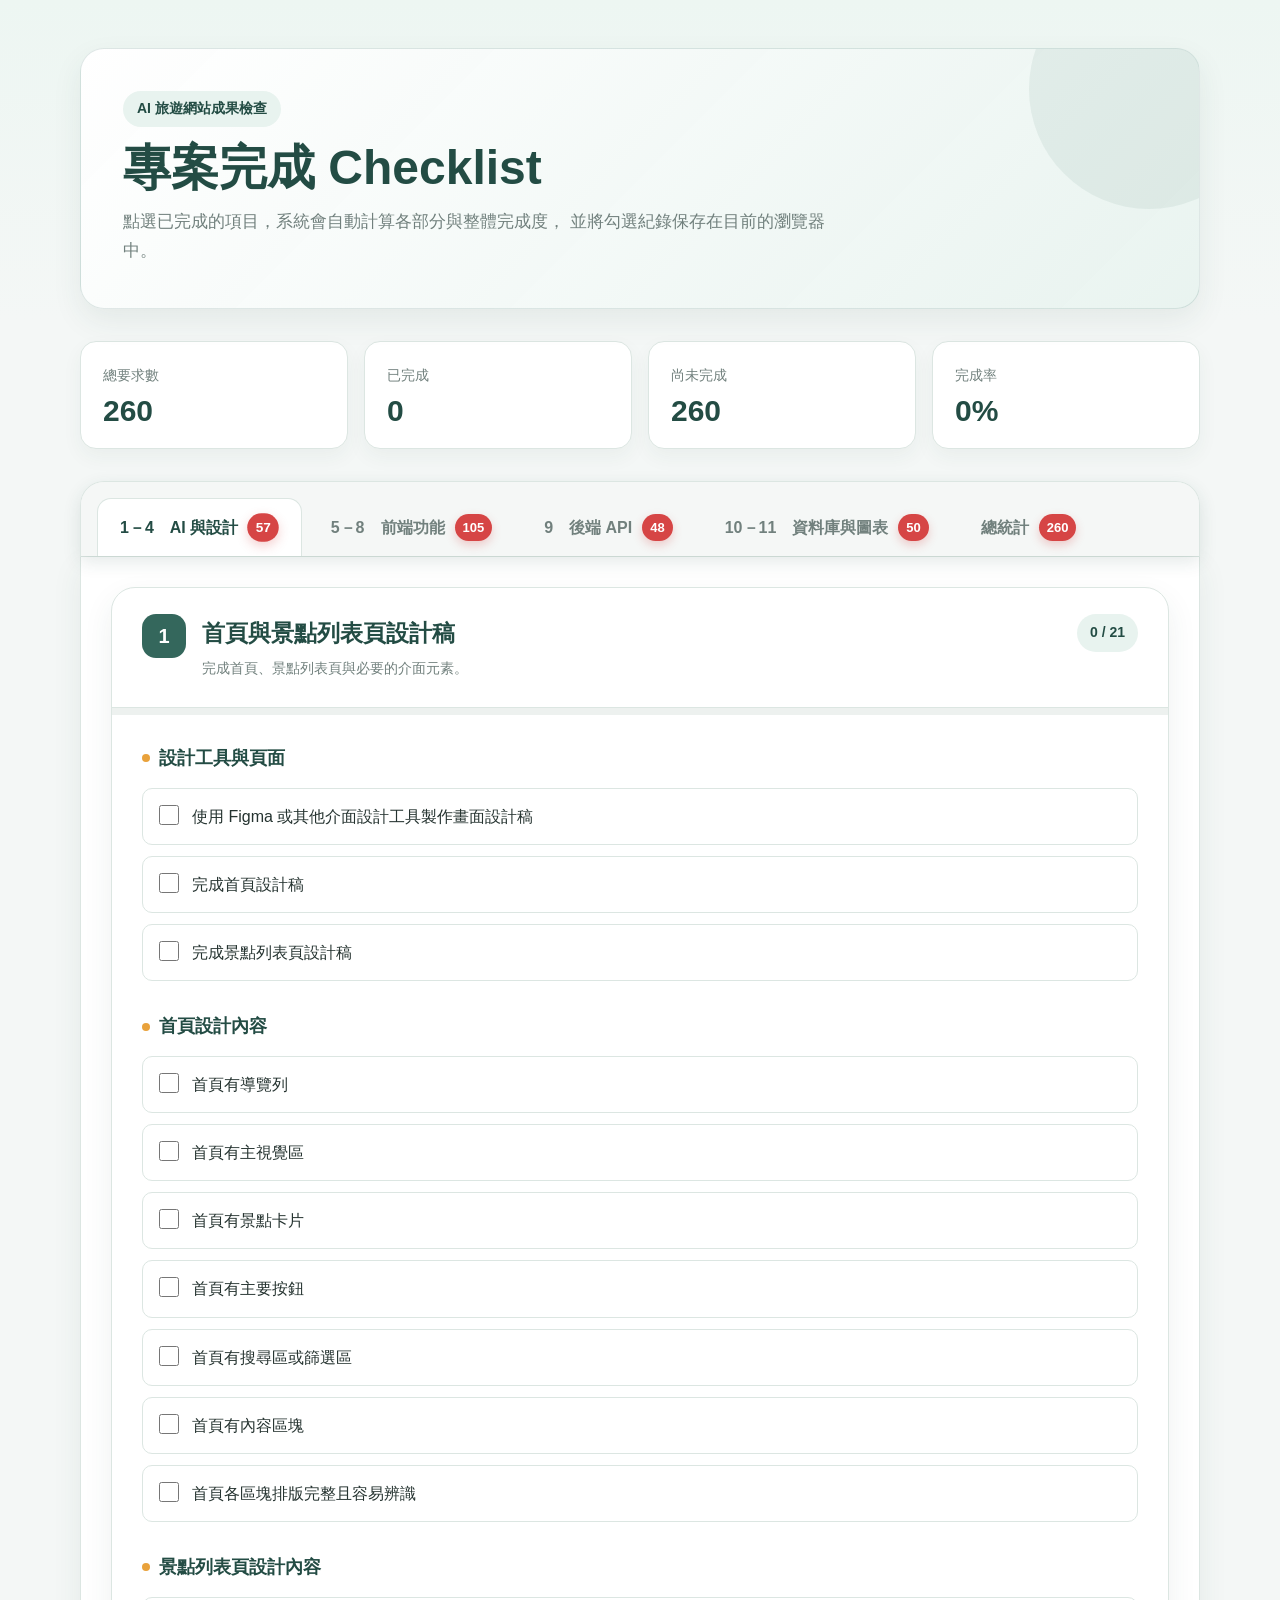
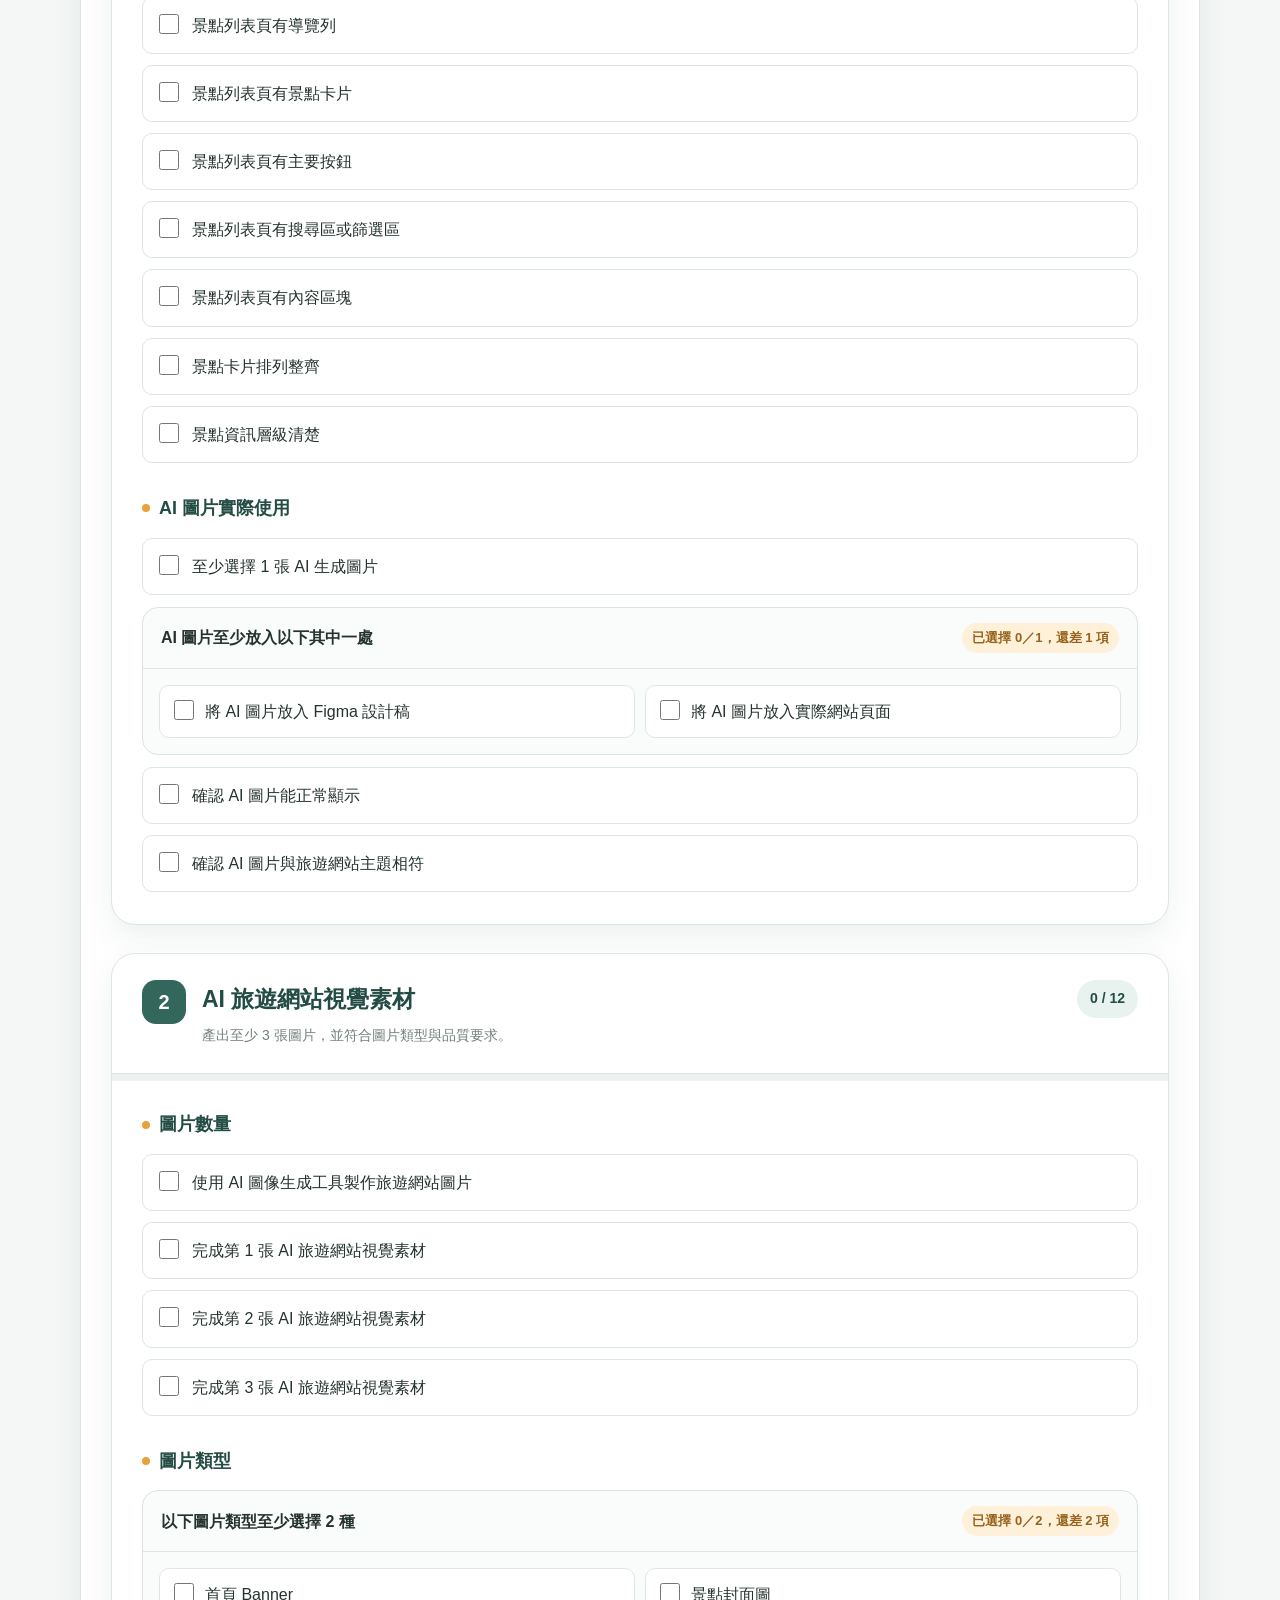
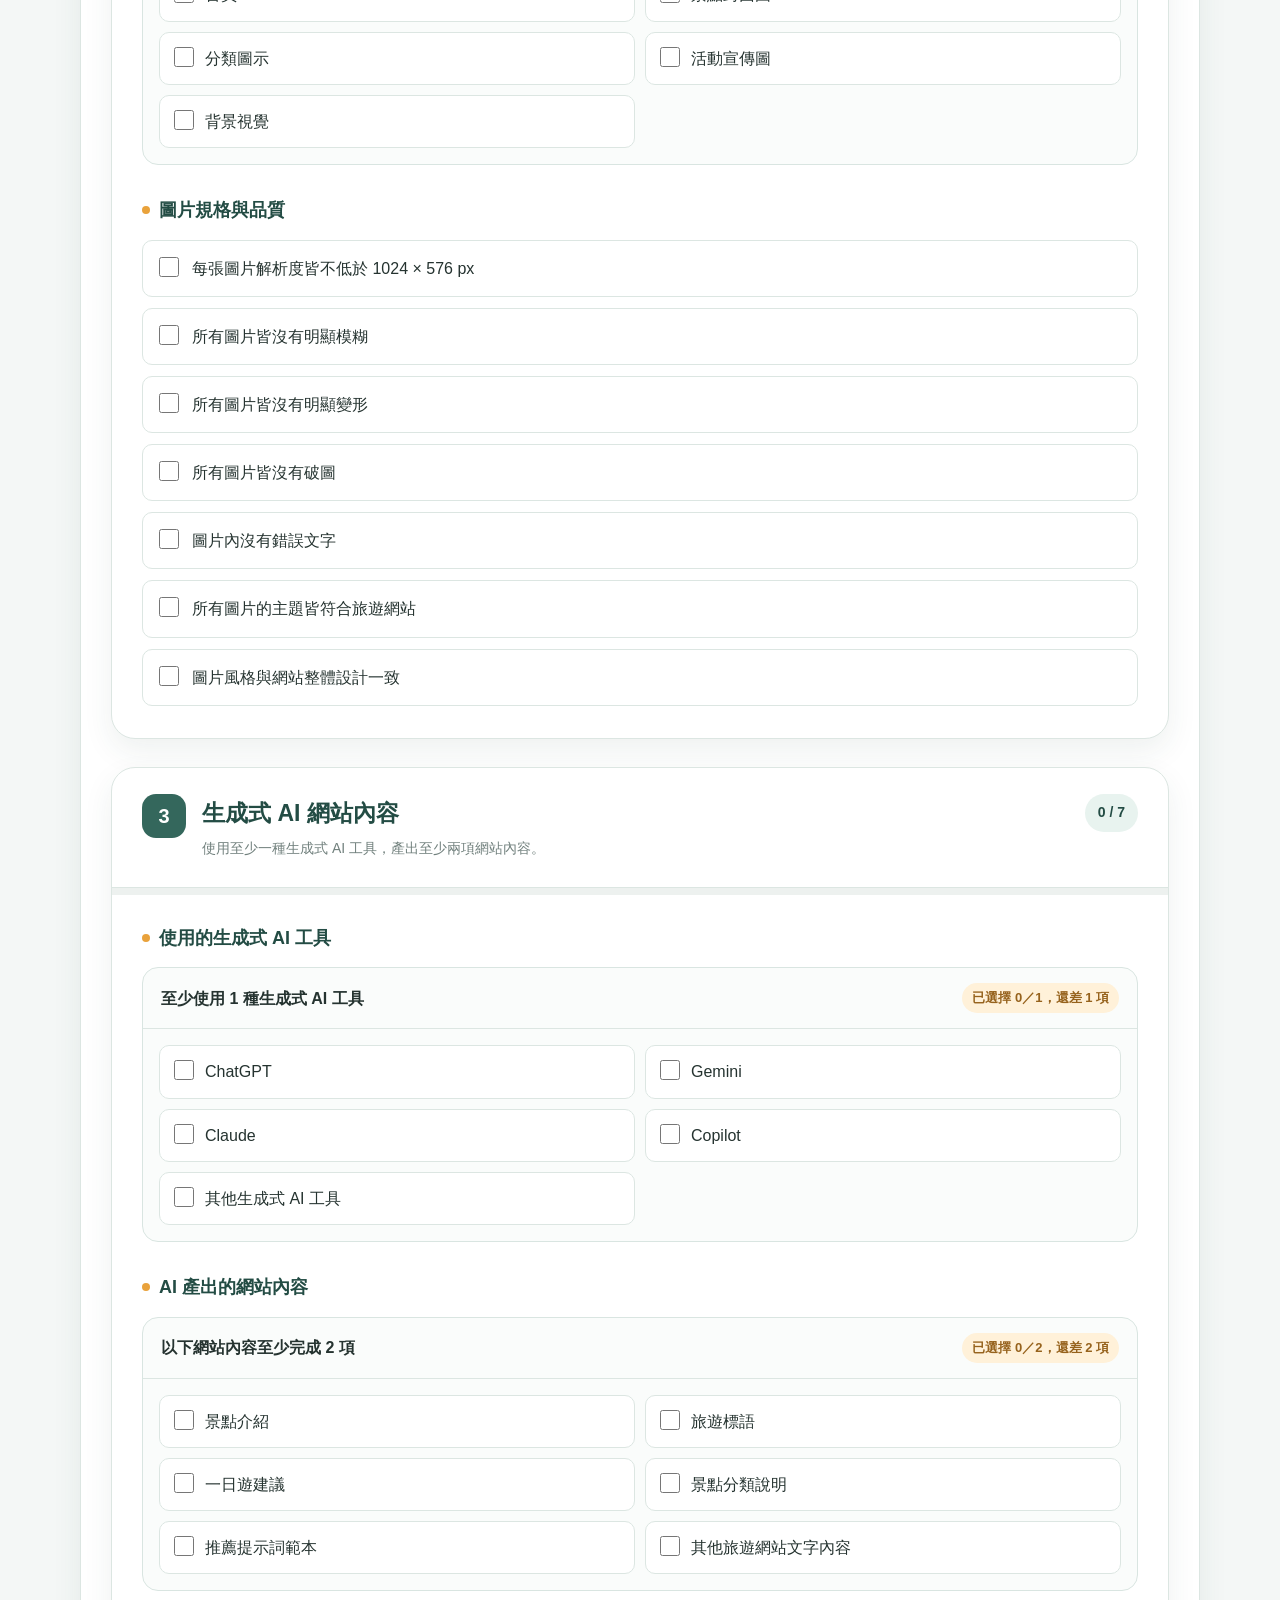
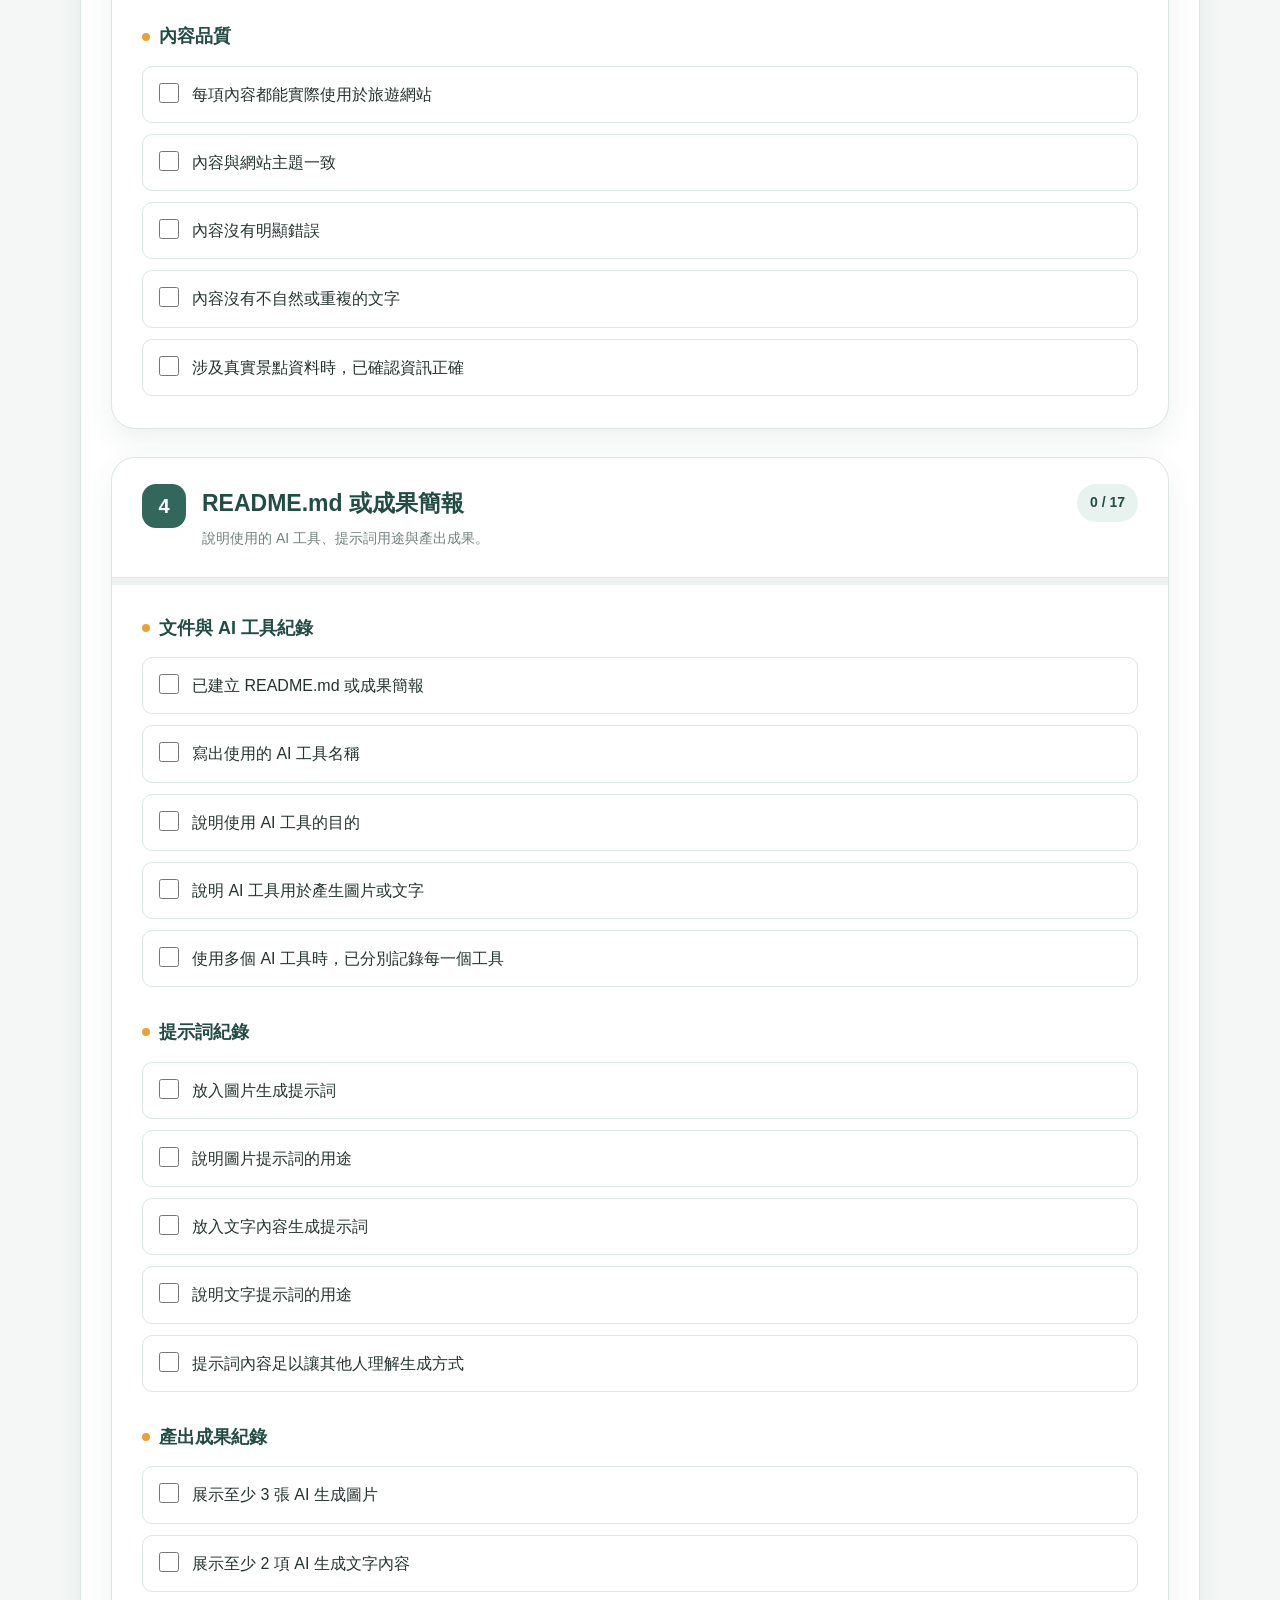
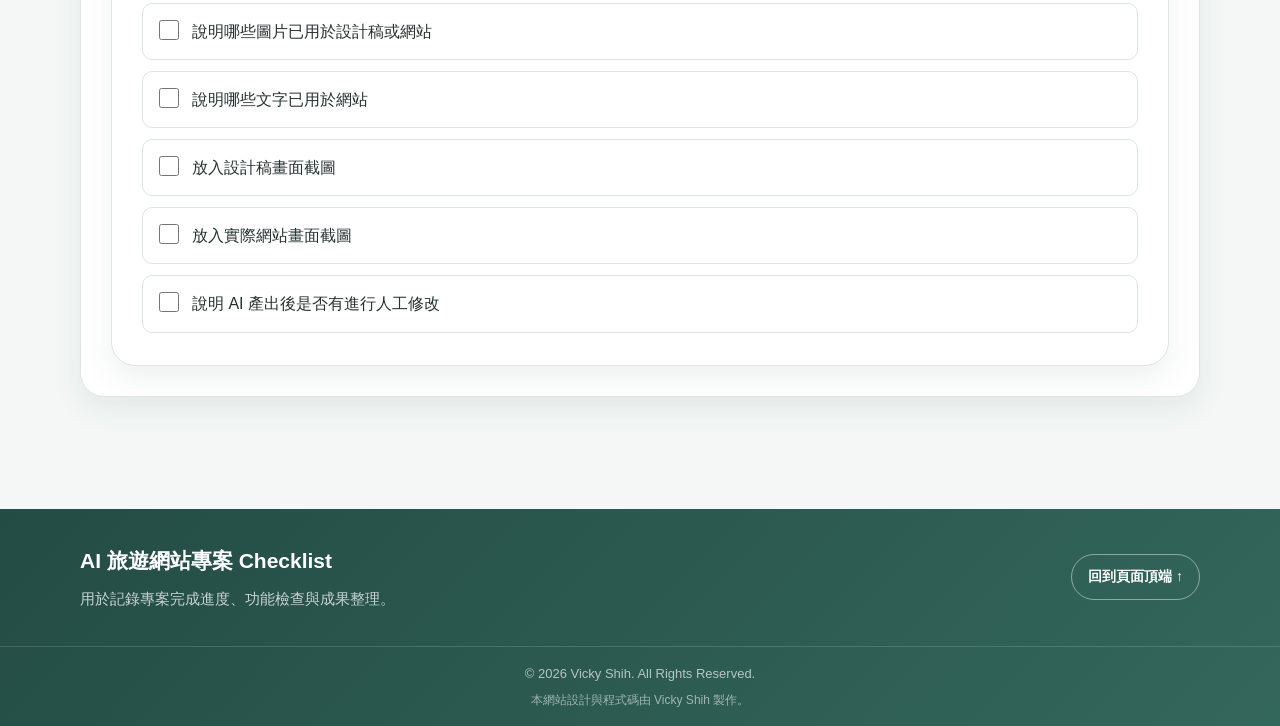
<file: ICAP_checklist/index.html>
<!DOCTYPE html>
<html lang="zh-TW">

<head>
    <!-- Google tag (gtag.js) -->
    <script async src="https://www.googletagmanager.com/gtag/js?id=G-5PL02BP5RM"></script>

    <script>
        window.dataLayer = window.dataLayer || [];

        function gtag() {
            dataLayer.push(arguments);
        }

        gtag('js', new Date());

        gtag('config', 'G-5PL02BP5RM');
    </script>

    <meta charset="UTF-8">

    <meta name="viewport" content="width=device-width, initial-scale=1.0">

    <title>ICAP | AI 旅遊網站成果 Checklist</title>

    <style>
        /* =========================
           1. 全域設定
        ========================= */

        * {
            box-sizing: border-box;
        }

        :root {
            --primary-color: #34675c;
            --primary-dark: #234c44;
            --primary-light: #e8f3ef;

            --secondary-color: #e9a23b;
            --success-color: #2f855a;
            --danger-color: #c05656;

            --background-color: #f4f7f6;
            --card-color: #ffffff;

            --text-color: #253330;
            --muted-color: #71807d;
            --border-color: #dce6e2;

            --shadow:
                0 12px 30px rgba(35, 76, 68, 0.08);

            --radius-large: 24px;
            --radius-medium: 16px;
            --radius-small: 10px;
        }

        body {
            margin: 0;
            background:
                linear-gradient(180deg,
                    #edf6f2 0%,
                    var(--background-color) 320px);

            color: var(--text-color);

            font-family:
                -apple-system,
                BlinkMacSystemFont,
                "Segoe UI",
                "Noto Sans TC",
                "Microsoft JhengHei",
                sans-serif;

            line-height: 1.7;
        }

        button,
        input {
            font: inherit;
        }


        /* =========================
           2. 頁面主要框架
        ========================= */

        .page-container {
            width: min(1120px, calc(100% - 32px));
            margin: 0 auto;
            padding: 48px 0 80px;
        }


        /* =========================
           3. 頁首
        ========================= */

        .page-header {
            position: relative;
            overflow: hidden;

            margin-bottom: 32px;
            padding: 42px;

            border: 1px solid rgba(52, 103, 92, 0.15);
            border-radius: var(--radius-large);

            background:
                linear-gradient(135deg,
                    rgba(255, 255, 255, 0.98),
                    rgba(232, 243, 239, 0.96));

            box-shadow: var(--shadow);
        }

        .page-header::after {
            content: "";

            position: absolute;
            right: -70px;
            top: -80px;

            width: 240px;
            height: 240px;

            border-radius: 50%;
            background:
                rgba(52, 103, 92, 0.08);
        }

        .page-header-content {
            position: relative;
            z-index: 1;
        }

        .page-tag {
            display: inline-flex;
            align-items: center;

            margin-bottom: 12px;
            padding: 6px 14px;

            border-radius: 999px;
            background: var(--primary-light);

            color: var(--primary-dark);
            font-size: 14px;
            font-weight: 700;
        }

        .page-title {
            margin: 0 0 12px;

            color: var(--primary-dark);

            font-size: clamp(30px, 5vw, 48px);
            line-height: 1.2;
        }

        .page-description {
            max-width: 720px;
            margin: 0;

            color: var(--muted-color);
            font-size: 17px;
        }


        /* =========================
           4. 上方快速統計
        ========================= */

        .quick-summary {
            display: grid;
            grid-template-columns:
                repeat(4, minmax(0, 1fr));

            gap: 16px;
            margin-bottom: 32px;
        }

        .quick-summary-card {
            padding: 22px;

            border: 1px solid var(--border-color);
            border-radius: var(--radius-medium);
            background: var(--card-color);

            box-shadow:
                0 8px 20px rgba(35, 76, 68, 0.05);
        }

        .quick-summary-label {
            margin-bottom: 8px;

            color: var(--muted-color);
            font-size: 14px;
        }

        .quick-summary-value {
            color: var(--primary-dark);
            font-size: 30px;
            font-weight: 800;
            line-height: 1;
        }


        /* =========================
           5. Checklist 區塊
        ========================= */

        .checklist-section {
            margin-bottom: 28px;

            border: 1px solid var(--border-color);
            border-radius: var(--radius-large);
            background: var(--card-color);

            box-shadow: var(--shadow);
        }

        .section-header {
            display: flex;
            justify-content: space-between;
            align-items: flex-start;
            gap: 20px;

            padding: 26px 30px;

            border-bottom: 1px solid var(--border-color);
        }

        .section-title-area {
            display: flex;
            align-items: flex-start;
            gap: 16px;
        }

        .section-number {
            display: flex;
            flex-shrink: 0;
            justify-content: center;
            align-items: center;

            width: 44px;
            height: 44px;

            border-radius: 14px;
            background: var(--primary-color);

            color: white;
            font-size: 20px;
            font-weight: 800;
        }

        .section-title {
            margin: 0 0 4px;

            color: var(--primary-dark);
            font-size: 23px;
        }

        .section-description {
            margin: 0;

            color: var(--muted-color);
            font-size: 14px;
        }

        .section-result {
            flex-shrink: 0;

            padding: 7px 13px;

            border-radius: 999px;
            background: var(--primary-light);

            color: var(--primary-dark);
            font-size: 14px;
            font-weight: 800;
        }

        .section-progress-track {
            width: 100%;
            height: 7px;

            background: #edf1ef;
        }

        .section-progress-bar {
            width: 0;
            height: 100%;

            background:
                linear-gradient(90deg,
                    var(--primary-color),
                    #6a9c89);

            transition: width 0.3s ease;
        }

        .section-content {
            padding: 28px 30px 32px;
        }

        .subsection {
            margin-bottom: 30px;
        }

        .subsection:last-child {
            margin-bottom: 0;
        }

        .subsection-title {
            display: flex;
            align-items: center;
            gap: 9px;

            margin: 0 0 14px;

            color: var(--primary-dark);
            font-size: 18px;
        }

        .subsection-title::before {
            content: "";

            display: block;

            width: 8px;
            height: 8px;

            border-radius: 50%;
            background: var(--secondary-color);
        }


        /* =========================
           6. 一般勾選項目
        ========================= */

        .task-list {
            display: grid;
            gap: 11px;
        }

        .task {
            display: flex;
            align-items: flex-start;
            gap: 13px;

            padding: 14px 16px;

            border: 1px solid var(--border-color);
            border-radius: var(--radius-small);
            background: #ffffff;

            cursor: pointer;

            transition:
                border-color 0.2s ease,
                background 0.2s ease,
                transform 0.2s ease;
        }

        .task:hover {
            transform: translateY(-1px);

            border-color: #9ebdb3;
            background: #f9fcfb;
        }

        .task.done {
            border-color: #b8d7ca;
            background: #eef8f3;
        }

        .task-checkbox,
        .group-option-checkbox {
            flex-shrink: 0;

            width: 20px;
            height: 20px;
            margin: 2px 0 0;

            accent-color: var(--primary-color);
            cursor: pointer;
        }

        .task-text {
            color: var(--text-color);

            transition:
                color 0.2s ease,
                opacity 0.2s ease;
        }

        .task.done .task-text {
            color: var(--muted-color);
            text-decoration: line-through;
            opacity: 0.8;
        }


        /* =========================
           7. 最低選擇數量群組
        ========================= */

        .requirement-group {
            overflow: hidden;

            border: 1px solid #d9e5e1;
            border-radius: var(--radius-medium);
            background: #fafcfb;

            transition:
                border-color 0.2s ease,
                background 0.2s ease;
        }

        .requirement-group.completed {
            border-color: #9bc9b4;
            background: #eff8f4;
        }

        .requirement-group-header {
            display: flex;
            justify-content: space-between;
            align-items: center;
            gap: 14px;

            padding: 15px 18px;

            border-bottom: 1px solid var(--border-color);
        }

        .requirement-group-title {
            font-weight: 800;
        }

        .requirement-status {
            flex-shrink: 0;

            padding: 4px 10px;

            border-radius: 999px;
            background: #fff1d9;

            color: #96621c;
            font-size: 13px;
            font-weight: 800;
        }

        .requirement-group.completed .requirement-status {
            background: #d9f1e5;
            color: var(--success-color);
        }

        .requirement-options {
            display: grid;
            grid-template-columns:
                repeat(2, minmax(0, 1fr));

            gap: 10px;
            padding: 16px;
        }

        .group-option {
            display: flex;
            align-items: flex-start;
            gap: 11px;

            padding: 12px 14px;

            border: 1px solid var(--border-color);
            border-radius: var(--radius-small);
            background: white;

            cursor: pointer;
        }

        .group-option.selected {
            border-color: #a8cdbd;
            background: #eaf6f0;
        }


        /* =========================
           8. 最下方總統計
        ========================= */

        .total-statistics {
            margin-top: 42px;
            padding: 34px;

            border-radius: var(--radius-large);
            background:
                linear-gradient(135deg,
                    var(--primary-dark),
                    var(--primary-color));

            color: white;

            box-shadow:
                0 18px 40px rgba(35, 76, 68, 0.2);
        }

        .statistics-header {
            display: flex;
            justify-content: space-between;
            align-items: center;
            gap: 20px;

            margin-bottom: 25px;
        }

        .statistics-title {
            margin: 0 0 4px;

            font-size: 28px;
        }

        .statistics-description {
            margin: 0;

            color: rgba(255, 255, 255, 0.75);
        }

        .reset-button {
            flex-shrink: 0;

            padding: 10px 16px;

            border: 1px solid rgba(255, 255, 255, 0.5);
            border-radius: 999px;
            background: transparent;

            color: white;
            font-weight: 700;

            cursor: pointer;
        }

        .reset-button:hover {
            background: rgba(255, 255, 255, 0.12);
        }

        .statistics-grid {
            display: grid;
            grid-template-columns:
                repeat(4, minmax(0, 1fr));

            gap: 14px;
            margin-bottom: 26px;
        }

        .statistics-card {
            padding: 20px;

            border: 1px solid rgba(255, 255, 255, 0.18);
            border-radius: var(--radius-medium);
            background: rgba(255, 255, 255, 0.1);
        }

        .statistics-card-label {
            margin-bottom: 7px;

            color: rgba(255, 255, 255, 0.72);
            font-size: 14px;
        }

        .statistics-card-value {
            font-size: 31px;
            font-weight: 900;
            line-height: 1;
        }

        .total-progress-area {
            margin-bottom: 26px;
        }

        .total-progress-header {
            display: flex;
            justify-content: space-between;
            gap: 16px;

            margin-bottom: 10px;
            font-weight: 700;
        }

        .total-progress-track {
            overflow: hidden;

            width: 100%;
            height: 14px;

            border-radius: 999px;
            background: rgba(255, 255, 255, 0.18);
        }

        .total-progress-bar {
            width: 0;
            height: 100%;

            border-radius: inherit;
            background:
                linear-gradient(90deg,
                    #ffd486,
                    #ffffff);

            transition: width 0.35s ease;
        }

        .section-statistics-list {
            display: grid;
            grid-template-columns:
                repeat(2, minmax(0, 1fr));

            gap: 12px;
        }

        .section-statistics-item {
            display: flex;
            justify-content: space-between;
            align-items: center;
            gap: 14px;

            padding: 14px 16px;

            border-radius: 12px;
            background: rgba(255, 255, 255, 0.1);
        }

        .section-statistics-name {
            color: rgba(255, 255, 255, 0.85);
        }

        .section-statistics-value {
            font-weight: 800;
        }

        /* =========================
   頁籤導覽
========================= */

        .checklist-tabs {
            display: flex;
            align-items: flex-end;
            gap: 6px;

            overflow-x: auto;

            margin-bottom: 0;
            padding: 16px 16px 0;

            border: 1px solid var(--border-color);
            border-bottom: none;
            border-radius: var(--radius-large) var(--radius-large) 0 0;

            background: #f5f7f6;

            scrollbar-width: thin;
            position: sticky;
            top: 0;
            z-index: 1000;
            box-shadow: 0 6px 18px rgba(35, 76, 68, 0.12);
        }

        .checklist-tab-button {
            flex-shrink: 0;

            padding: 15px 22px;

            border: 1px solid transparent;
            border-bottom: none;
            border-radius: 14px 14px 0 0;

            background: transparent;

            color: var(--muted-color);
            font-size: 16px;
            font-weight: 800;

            cursor: pointer;

            transition:
                color 0.2s ease,
                background 0.2s ease,
                border-color 0.2s ease;
            display: flex;
            align-items: center;
            gap: 10px;
        }

        .checklist-tab-button:hover {
            color: var(--primary-color);
            background: rgba(255, 255, 255, 0.7);
        }

        .checklist-tab-button.active {
            position: relative;
            z-index: 2;

            border-color: var(--border-color);
            background: #ffffff;

            color: var(--primary-dark);
        }

        .checklist-tab-button.active::after {
            content: "";

            position: absolute;
            right: 0;
            bottom: -2px;
            left: 0;

            height: 3px;

            background: #ffffff;
        }

        /* =========================
   頁籤未完成數量徽章
========================= */

        .tab-remaining-badge {
            display: inline-flex;
            justify-content: center;
            align-items: center;
            flex-shrink: 0;

            min-width: 27px;
            height: 27px;
            padding: 0 8px;

            border-radius: 999px;

            background: #d64545;
            color: #ffffff;

            font-size: 13px;
            font-weight: 900;
            line-height: 1;

            box-shadow:
                0 4px 10px rgba(214, 69, 69, 0.25);

            transition:
                background 0.2s ease,
                color 0.2s ease,
                transform 0.2s ease;
        }


        /* 頁籤全部完成時 */

        .tab-remaining-badge.completed {
            min-width: auto;
            padding: 0 10px;

            background: #2f855a;

            box-shadow:
                0 4px 10px rgba(47, 133, 90, 0.22);
        }


        /* 目前選中的頁籤，徽章稍微放大 */

        .checklist-tab-button.active .tab-remaining-badge {
            transform: scale(1.05);
        }


        /* 頁籤內容外框 */

        .checklist-tab-container {
            margin-bottom: 32px;

            border: 1px solid var(--border-color);
            border-radius: 0 0 var(--radius-large) var(--radius-large);

            background: #ffffff;

            box-shadow: var(--shadow);
        }


        /* 預設隱藏所有頁籤內容 */

        .checklist-tab-panel {
            display: none;
            padding: 30px;
        }


        /* 只有被選到的頁籤才顯示 */

        .checklist-tab-panel.active {
            display: block;

            animation: tabFadeIn 0.25s ease;
        }

        @keyframes tabFadeIn {
            from {
                opacity: 0;
                transform: translateY(6px);
            }

            to {
                opacity: 1;
                transform: translateY(0);
            }
        }


        /*
 * Checklist 原本就有自己的白色卡片與陰影，
 * 放進頁籤外框後，將外層陰影稍微簡化。
 */

        .checklist-tab-panel .checklist-section:first-child {
            margin-top: 0;
        }

        .checklist-tab-panel .checklist-section:last-child {
            margin-bottom: 0;
        }


        /* 總統計放進頁籤後，不需要額外上方間距 */

        .checklist-tab-panel .total-statistics {
            margin-top: 0;
        }

        /* =========================
   網站 Footer
========================= */

        .site-footer {
            margin-top: 0;

            background:
                linear-gradient(135deg,
                    var(--primary-dark),
                    var(--primary-color));

            color: #ffffff;
        }

        .site-footer-main {
            display: flex;
            justify-content: space-between;
            align-items: center;
            gap: 30px;

            width: min(1120px, calc(100% - 32px));
            margin: 0 auto;
            padding: 34px 0;
        }

        .site-footer-info {
            max-width: 680px;
        }

        .site-footer-title {
            margin: 0 0 8px;

            font-size: 21px;
            font-weight: 800;
        }

        .site-footer-description {
            margin: 0;

            color: rgba(255, 255, 255, 0.75);
            font-size: 15px;
        }

        .footer-top-link {
            flex-shrink: 0;

            padding: 10px 16px;

            border: 1px solid rgba(255, 255, 255, 0.45);
            border-radius: 999px;

            color: #ffffff;
            font-size: 14px;
            font-weight: 700;
            text-decoration: none;

            transition:
                background 0.2s ease,
                transform 0.2s ease;
        }

        .footer-top-link:hover {
            background: rgba(255, 255, 255, 0.14);
            transform: translateY(-2px);
        }

        .site-footer-bottom {
            padding: 16px;

            border-top: 1px solid rgba(255, 255, 255, 0.15);

            color: rgba(255, 255, 255, 0.65);
            font-size: 13px;
            text-align: center;
        }

        .site-footer-bottom p {
            margin: 0;
        }

        .copyright-description {
            margin-top: 5px !important;

            color: rgba(255, 255, 255, 0.55);
            font-size: 12px;
        }


        /* Footer 手機版 */

        @media (max-width: 700px) {
            .site-footer-main {
                flex-direction: column;
                align-items: flex-start;

                width: min(100% - 40px, 1120px);
                padding: 28px 0;
            }

            .footer-top-link {
                width: 100%;
                text-align: center;
            }
        }

        /* 手機版頁籤 */

        @media (max-width: 700px) {
            .checklist-tabs {
                padding: 10px 10px 0;
            }

            .checklist-tab-button {
                padding: 12px 16px;
                font-size: 14px;
            }

            .checklist-tab-panel {
                padding: 16px;
            }

            .tab-remaining-badge {
                min-width: 24px;
                height: 24px;
                padding: 0 7px;

                font-size: 12px;
            }

            .tab-remaining-badge.completed {
                padding: 0 8px;
            }
        }

        /* =========================
           9. 響應式
        ========================= */

        @media (max-width: 800px) {

            .quick-summary,
            .statistics-grid {
                grid-template-columns:
                    repeat(2, minmax(0, 1fr));
            }

            .requirement-options,
            .section-statistics-list {
                grid-template-columns: 1fr;
            }

            .section-header,
            .statistics-header {
                flex-direction: column;
            }

            .section-result,
            .reset-button {
                align-self: flex-start;
            }
        }

        @media (max-width: 520px) {
            .page-container {
                width: min(100% - 20px, 1120px);
                padding-top: 20px;
            }

            .page-header {
                padding: 28px 22px;
            }

            .quick-summary {
                grid-template-columns: 1fr 1fr;
                gap: 10px;
            }

            .quick-summary-card {
                padding: 17px;
            }

            .section-header,
            .section-content {
                padding-left: 20px;
                padding-right: 20px;
            }

            .section-title-area {
                flex-direction: column;
            }

            .statistics-grid {
                grid-template-columns: 1fr 1fr;
            }

            .total-statistics {
                padding: 26px 20px;
            }
        }
    </style>
</head>

<body>

    <main class="page-container">

        <!-- =========================
             頁面標題
        ========================== -->

        <header class="page-header">
            <div class="page-header-content">

                <div class="page-tag">
                    AI 旅遊網站成果檢查
                </div>

                <h1 class="page-title">
                    專案完成 Checklist
                </h1>

                <p class="page-description">
                    點選已完成的項目，系統會自動計算各部分與整體完成度，
                    並將勾選紀錄保存在目前的瀏覽器中。
                </p>

            </div>
        </header>


        <!-- =========================
             上方即時統計
        ========================== -->

        <section class="quick-summary">

            <div class="quick-summary-card">
                <div class="quick-summary-label">
                    總要求數
                </div>

                <div class="quick-summary-value" id="topTotalCount">
                    0
                </div>
            </div>

            <div class="quick-summary-card">
                <div class="quick-summary-label">
                    已完成
                </div>

                <div class="quick-summary-value" id="topCompletedCount">
                    0
                </div>
            </div>

            <div class="quick-summary-card">
                <div class="quick-summary-label">
                    尚未完成
                </div>

                <div class="quick-summary-value" id="topRemainingCount">
                    0
                </div>
            </div>

            <div class="quick-summary-card">
                <div class="quick-summary-label">
                    完成率
                </div>

                <div class="quick-summary-value" id="topCompletionRate">
                    0%
                </div>
            </div>

        </section>

        <!-- =========================
     Checklist 頁籤按鈕
========================== -->

        <nav class="checklist-tabs" role="tablist" aria-label="Checklist 分類">
            <button type="button" class="checklist-tab-button active" data-tab-target="tab-ai-design" role="tab"
                aria-selected="true">
                <span>1－4　AI 與設計</span>

                <span class="tab-remaining-badge" data-tab-remaining="tab-ai-design">
                    0
                </span>
            </button>


            <button type="button" class="checklist-tab-button" data-tab-target="tab-frontend" role="tab"
                aria-selected="false">
                <span>5－8　前端功能</span>

                <span class="tab-remaining-badge" data-tab-remaining="tab-frontend">
                    0
                </span>
            </button>


            <button type="button" class="checklist-tab-button" data-tab-target="tab-backend" role="tab"
                aria-selected="false">
                <span>9　後端 API</span>

                <span class="tab-remaining-badge" data-tab-remaining="tab-backend">
                    0
                </span>
            </button>


            <button type="button" class="checklist-tab-button" data-tab-target="tab-database" role="tab"
                aria-selected="false">
                <span>10－11　資料庫與圖表</span>

                <span class="tab-remaining-badge" data-tab-remaining="tab-database">
                    0
                </span>
            </button>


            <button type="button" class="checklist-tab-button" data-tab-target="tab-statistics" role="tab"
                aria-selected="false">
                <span>總統計</span>

                <span class="tab-remaining-badge" data-tab-remaining="all">
                    0
                </span>
            </button>
        </nav>


        <!-- 所有頁籤內容的共同外框 -->

        <div class="checklist-tab-container">

            <!-- =========================
             一、首頁與景點列表頁
        ========================== -->
            <!-- 第一到第四部分 -->

            <div class="checklist-tab-panel active" id="tab-ai-design" role="tabpanel">
                <section class="checklist-section" data-section-name="一、首頁與景點列表頁設計稿">

                    <div class="section-header">

                        <div class="section-title-area">

                            <div class="section-number">
                                1
                            </div>

                            <div>
                                <h2 class="section-title">
                                    首頁與景點列表頁設計稿
                                </h2>

                                <p class="section-description">
                                    完成首頁、景點列表頁與必要的介面元素。
                                </p>
                            </div>

                        </div>

                        <div class="section-result">
                            <span class="section-completed-count">0</span>
                            /
                            <span class="section-total-count">0</span>
                        </div>

                    </div>

                    <div class="section-progress-track">
                        <div class="section-progress-bar"></div>
                    </div>

                    <div class="section-content">

                        <div class="subsection">

                            <h3 class="subsection-title">
                                設計工具與頁面
                            </h3>

                            <div class="task-list">

                                <label class="task">
                                    <input type="checkbox" class="task-checkbox" data-save-id="design-tool">

                                    <span class="task-text">
                                        使用 Figma 或其他介面設計工具製作畫面設計稿
                                    </span>
                                </label>

                                <label class="task">
                                    <input type="checkbox" class="task-checkbox" data-save-id="homepage-design">

                                    <span class="task-text">
                                        完成首頁設計稿
                                    </span>
                                </label>

                                <label class="task">
                                    <input type="checkbox" class="task-checkbox" data-save-id="attraction-list-design">

                                    <span class="task-text">
                                        完成景點列表頁設計稿
                                    </span>
                                </label>

                            </div>
                        </div>


                        <div class="subsection">

                            <h3 class="subsection-title">
                                首頁設計內容
                            </h3>

                            <div class="task-list">

                                <label class="task">
                                    <input type="checkbox" class="task-checkbox" data-save-id="homepage-navbar">

                                    <span class="task-text">
                                        首頁有導覽列
                                    </span>
                                </label>

                                <label class="task">
                                    <input type="checkbox" class="task-checkbox" data-save-id="homepage-hero">

                                    <span class="task-text">
                                        首頁有主視覺區
                                    </span>
                                </label>

                                <label class="task">
                                    <input type="checkbox" class="task-checkbox" data-save-id="homepage-cards">

                                    <span class="task-text">
                                        首頁有景點卡片
                                    </span>
                                </label>

                                <label class="task">
                                    <input type="checkbox" class="task-checkbox" data-save-id="homepage-main-button">

                                    <span class="task-text">
                                        首頁有主要按鈕
                                    </span>
                                </label>

                                <label class="task">
                                    <input type="checkbox" class="task-checkbox" data-save-id="homepage-search-filter">

                                    <span class="task-text">
                                        首頁有搜尋區或篩選區
                                    </span>
                                </label>

                                <label class="task">
                                    <input type="checkbox" class="task-checkbox" data-save-id="homepage-content">

                                    <span class="task-text">
                                        首頁有內容區塊
                                    </span>
                                </label>

                                <label class="task">
                                    <input type="checkbox" class="task-checkbox" data-save-id="homepage-layout">

                                    <span class="task-text">
                                        首頁各區塊排版完整且容易辨識
                                    </span>
                                </label>

                            </div>
                        </div>


                        <div class="subsection">

                            <h3 class="subsection-title">
                                景點列表頁設計內容
                            </h3>

                            <div class="task-list">

                                <label class="task">
                                    <input type="checkbox" class="task-checkbox" data-save-id="list-navbar">

                                    <span class="task-text">
                                        景點列表頁有導覽列
                                    </span>
                                </label>

                                <label class="task">
                                    <input type="checkbox" class="task-checkbox" data-save-id="list-cards">

                                    <span class="task-text">
                                        景點列表頁有景點卡片
                                    </span>
                                </label>

                                <label class="task">
                                    <input type="checkbox" class="task-checkbox" data-save-id="list-main-button">

                                    <span class="task-text">
                                        景點列表頁有主要按鈕
                                    </span>
                                </label>

                                <label class="task">
                                    <input type="checkbox" class="task-checkbox" data-save-id="list-search-filter">

                                    <span class="task-text">
                                        景點列表頁有搜尋區或篩選區
                                    </span>
                                </label>

                                <label class="task">
                                    <input type="checkbox" class="task-checkbox" data-save-id="list-content">

                                    <span class="task-text">
                                        景點列表頁有內容區塊
                                    </span>
                                </label>

                                <label class="task">
                                    <input type="checkbox" class="task-checkbox" data-save-id="list-card-layout">

                                    <span class="task-text">
                                        景點卡片排列整齊
                                    </span>
                                </label>

                                <label class="task">
                                    <input type="checkbox" class="task-checkbox" data-save-id="list-information-level">

                                    <span class="task-text">
                                        景點資訊層級清楚
                                    </span>
                                </label>

                            </div>
                        </div>


                        <div class="subsection">

                            <h3 class="subsection-title">
                                AI 圖片實際使用
                            </h3>

                            <div class="task-list">

                                <label class="task">
                                    <input type="checkbox" class="task-checkbox" data-save-id="select-one-ai-image">

                                    <span class="task-text">
                                        至少選擇 1 張 AI 生成圖片
                                    </span>
                                </label>

                            </div>

                            <div class="requirement-group" data-group-id="ai-image-placement" data-minimum="1"
                                style="margin-top: 12px;">

                                <div class="requirement-group-header">

                                    <div class="requirement-group-title">
                                        AI 圖片至少放入以下其中一處
                                    </div>

                                    <div class="requirement-status">
                                        尚未達成
                                    </div>

                                </div>

                                <div class="requirement-options">

                                    <label class="group-option">
                                        <input type="checkbox" class="group-option-checkbox"
                                            data-save-id="image-in-figma">

                                        <span>
                                            將 AI 圖片放入 Figma 設計稿
                                        </span>
                                    </label>

                                    <label class="group-option">
                                        <input type="checkbox" class="group-option-checkbox"
                                            data-save-id="image-in-website">

                                        <span>
                                            將 AI 圖片放入實際網站頁面
                                        </span>
                                    </label>

                                </div>

                            </div>

                            <div class="task-list" style="margin-top: 12px;">

                                <label class="task">
                                    <input type="checkbox" class="task-checkbox" data-save-id="image-display-normal">

                                    <span class="task-text">
                                        確認 AI 圖片能正常顯示
                                    </span>
                                </label>

                                <label class="task">
                                    <input type="checkbox" class="task-checkbox" data-save-id="image-theme-match">

                                    <span class="task-text">
                                        確認 AI 圖片與旅遊網站主題相符
                                    </span>
                                </label>

                            </div>
                        </div>

                    </div>
                </section>


                <!-- =========================
             二、AI 視覺素材
        ========================== -->

                <section class="checklist-section" data-section-name="二、AI 旅遊網站視覺素材">

                    <div class="section-header">

                        <div class="section-title-area">

                            <div class="section-number">
                                2
                            </div>

                            <div>
                                <h2 class="section-title">
                                    AI 旅遊網站視覺素材
                                </h2>

                                <p class="section-description">
                                    產出至少 3 張圖片，並符合圖片類型與品質要求。
                                </p>
                            </div>

                        </div>

                        <div class="section-result">
                            <span class="section-completed-count">0</span>
                            /
                            <span class="section-total-count">0</span>
                        </div>

                    </div>

                    <div class="section-progress-track">
                        <div class="section-progress-bar"></div>
                    </div>

                    <div class="section-content">

                        <div class="subsection">

                            <h3 class="subsection-title">
                                圖片數量
                            </h3>

                            <div class="task-list">

                                <label class="task">
                                    <input type="checkbox" class="task-checkbox" data-save-id="use-ai-image-tool">

                                    <span class="task-text">
                                        使用 AI 圖像生成工具製作旅遊網站圖片
                                    </span>
                                </label>

                                <label class="task">
                                    <input type="checkbox" class="task-checkbox" data-save-id="ai-image-one">

                                    <span class="task-text">
                                        完成第 1 張 AI 旅遊網站視覺素材
                                    </span>
                                </label>

                                <label class="task">
                                    <input type="checkbox" class="task-checkbox" data-save-id="ai-image-two">

                                    <span class="task-text">
                                        完成第 2 張 AI 旅遊網站視覺素材
                                    </span>
                                </label>

                                <label class="task">
                                    <input type="checkbox" class="task-checkbox" data-save-id="ai-image-three">

                                    <span class="task-text">
                                        完成第 3 張 AI 旅遊網站視覺素材
                                    </span>
                                </label>

                            </div>
                        </div>


                        <div class="subsection">

                            <h3 class="subsection-title">
                                圖片類型
                            </h3>

                            <div class="requirement-group" data-group-id="image-types" data-minimum="2">

                                <div class="requirement-group-header">

                                    <div class="requirement-group-title">
                                        以下圖片類型至少選擇 2 種
                                    </div>

                                    <div class="requirement-status">
                                        已選擇 0／2 種
                                    </div>

                                </div>

                                <div class="requirement-options">

                                    <label class="group-option">
                                        <input type="checkbox" class="group-option-checkbox" data-save-id="type-banner">

                                        <span>
                                            首頁 Banner
                                        </span>
                                    </label>

                                    <label class="group-option">
                                        <input type="checkbox" class="group-option-checkbox" data-save-id="type-cover">

                                        <span>
                                            景點封面圖
                                        </span>
                                    </label>

                                    <label class="group-option">
                                        <input type="checkbox" class="group-option-checkbox"
                                            data-save-id="type-category-icon">

                                        <span>
                                            分類圖示
                                        </span>
                                    </label>

                                    <label class="group-option">
                                        <input type="checkbox" class="group-option-checkbox"
                                            data-save-id="type-event-poster">

                                        <span>
                                            活動宣傳圖
                                        </span>
                                    </label>

                                    <label class="group-option">
                                        <input type="checkbox" class="group-option-checkbox"
                                            data-save-id="type-background">

                                        <span>
                                            背景視覺
                                        </span>
                                    </label>

                                </div>

                            </div>
                        </div>


                        <div class="subsection">

                            <h3 class="subsection-title">
                                圖片規格與品質
                            </h3>

                            <div class="task-list">

                                <label class="task">
                                    <input type="checkbox" class="task-checkbox" data-save-id="image-resolution">

                                    <span class="task-text">
                                        每張圖片解析度皆不低於 1024 × 576 px
                                    </span>
                                </label>

                                <label class="task">
                                    <input type="checkbox" class="task-checkbox" data-save-id="image-no-blur">

                                    <span class="task-text">
                                        所有圖片皆沒有明顯模糊
                                    </span>
                                </label>

                                <label class="task">
                                    <input type="checkbox" class="task-checkbox" data-save-id="image-no-distortion">

                                    <span class="task-text">
                                        所有圖片皆沒有明顯變形
                                    </span>
                                </label>

                                <label class="task">
                                    <input type="checkbox" class="task-checkbox" data-save-id="image-no-broken">

                                    <span class="task-text">
                                        所有圖片皆沒有破圖
                                    </span>
                                </label>

                                <label class="task">
                                    <input type="checkbox" class="task-checkbox" data-save-id="image-no-wrong-text">

                                    <span class="task-text">
                                        圖片內沒有錯誤文字
                                    </span>
                                </label>

                                <label class="task">
                                    <input type="checkbox" class="task-checkbox" data-save-id="image-travel-theme">

                                    <span class="task-text">
                                        所有圖片的主題皆符合旅遊網站
                                    </span>
                                </label>

                                <label class="task">
                                    <input type="checkbox" class="task-checkbox" data-save-id="image-style-consistent">

                                    <span class="task-text">
                                        圖片風格與網站整體設計一致
                                    </span>
                                </label>

                            </div>
                        </div>

                    </div>
                </section>


                <!-- =========================
             三、生成式 AI 網站內容
        ========================== -->

                <section class="checklist-section" data-section-name="三、生成式 AI 網站內容">

                    <div class="section-header">

                        <div class="section-title-area">

                            <div class="section-number">
                                3
                            </div>

                            <div>
                                <h2 class="section-title">
                                    生成式 AI 網站內容
                                </h2>

                                <p class="section-description">
                                    使用至少一種生成式 AI 工具，產出至少兩項網站內容。
                                </p>
                            </div>

                        </div>

                        <div class="section-result">
                            <span class="section-completed-count">0</span>
                            /
                            <span class="section-total-count">0</span>
                        </div>

                    </div>

                    <div class="section-progress-track">
                        <div class="section-progress-bar"></div>
                    </div>

                    <div class="section-content">

                        <div class="subsection">

                            <h3 class="subsection-title">
                                使用的生成式 AI 工具
                            </h3>

                            <div class="requirement-group" data-group-id="ai-tools" data-minimum="1">

                                <div class="requirement-group-header">

                                    <div class="requirement-group-title">
                                        至少使用 1 種生成式 AI 工具
                                    </div>

                                    <div class="requirement-status">
                                        已選擇 0／1 種
                                    </div>

                                </div>

                                <div class="requirement-options">

                                    <label class="group-option">
                                        <input type="checkbox" class="group-option-checkbox"
                                            data-save-id="tool-chatgpt">

                                        <span>
                                            ChatGPT
                                        </span>
                                    </label>

                                    <label class="group-option">
                                        <input type="checkbox" class="group-option-checkbox" data-save-id="tool-gemini">

                                        <span>
                                            Gemini
                                        </span>
                                    </label>

                                    <label class="group-option">
                                        <input type="checkbox" class="group-option-checkbox" data-save-id="tool-claude">

                                        <span>
                                            Claude
                                        </span>
                                    </label>

                                    <label class="group-option">
                                        <input type="checkbox" class="group-option-checkbox"
                                            data-save-id="tool-copilot">

                                        <span>
                                            Copilot
                                        </span>
                                    </label>

                                    <label class="group-option">
                                        <input type="checkbox" class="group-option-checkbox" data-save-id="tool-other">

                                        <span>
                                            其他生成式 AI 工具
                                        </span>
                                    </label>

                                </div>

                            </div>
                        </div>


                        <div class="subsection">

                            <h3 class="subsection-title">
                                AI 產出的網站內容
                            </h3>

                            <div class="requirement-group" data-group-id="website-content-types" data-minimum="2">

                                <div class="requirement-group-header">

                                    <div class="requirement-group-title">
                                        以下網站內容至少完成 2 項
                                    </div>

                                    <div class="requirement-status">
                                        已選擇 0／2 項
                                    </div>

                                </div>

                                <div class="requirement-options">

                                    <label class="group-option">
                                        <input type="checkbox" class="group-option-checkbox"
                                            data-save-id="content-attraction-introduction">

                                        <span>
                                            景點介紹
                                        </span>
                                    </label>

                                    <label class="group-option">
                                        <input type="checkbox" class="group-option-checkbox"
                                            data-save-id="content-slogan">

                                        <span>
                                            旅遊標語
                                        </span>
                                    </label>

                                    <label class="group-option">
                                        <input type="checkbox" class="group-option-checkbox"
                                            data-save-id="content-one-day-trip">

                                        <span>
                                            一日遊建議
                                        </span>
                                    </label>

                                    <label class="group-option">
                                        <input type="checkbox" class="group-option-checkbox"
                                            data-save-id="content-category-description">

                                        <span>
                                            景點分類說明
                                        </span>
                                    </label>

                                    <label class="group-option">
                                        <input type="checkbox" class="group-option-checkbox"
                                            data-save-id="content-prompt-template">

                                        <span>
                                            推薦提示詞範本
                                        </span>
                                    </label>

                                    <label class="group-option">
                                        <input type="checkbox" class="group-option-checkbox"
                                            data-save-id="content-other">

                                        <span>
                                            其他旅遊網站文字內容
                                        </span>
                                    </label>

                                </div>

                            </div>
                        </div>


                        <div class="subsection">

                            <h3 class="subsection-title">
                                內容品質
                            </h3>

                            <div class="task-list">

                                <label class="task">
                                    <input type="checkbox" class="task-checkbox" data-save-id="content-usable">

                                    <span class="task-text">
                                        每項內容都能實際使用於旅遊網站
                                    </span>
                                </label>

                                <label class="task">
                                    <input type="checkbox" class="task-checkbox" data-save-id="content-theme-match">

                                    <span class="task-text">
                                        內容與網站主題一致
                                    </span>
                                </label>

                                <label class="task">
                                    <input type="checkbox" class="task-checkbox" data-save-id="content-no-error">

                                    <span class="task-text">
                                        內容沒有明顯錯誤
                                    </span>
                                </label>

                                <label class="task">
                                    <input type="checkbox" class="task-checkbox" data-save-id="content-natural">

                                    <span class="task-text">
                                        內容沒有不自然或重複的文字
                                    </span>
                                </label>

                                <label class="task">
                                    <input type="checkbox" class="task-checkbox" data-save-id="content-fact-checked">

                                    <span class="task-text">
                                        涉及真實景點資料時，已確認資訊正確
                                    </span>
                                </label>

                            </div>
                        </div>

                    </div>
                </section>


                <!-- =========================
             四、README 或成果簡報
        ========================== -->

                <section class="checklist-section" data-section-name="四、README.md 或成果簡報">

                    <div class="section-header">

                        <div class="section-title-area">

                            <div class="section-number">
                                4
                            </div>

                            <div>
                                <h2 class="section-title">
                                    README.md 或成果簡報
                                </h2>

                                <p class="section-description">
                                    說明使用的 AI 工具、提示詞用途與產出成果。
                                </p>
                            </div>

                        </div>

                        <div class="section-result">
                            <span class="section-completed-count">0</span>
                            /
                            <span class="section-total-count">0</span>
                        </div>

                    </div>

                    <div class="section-progress-track">
                        <div class="section-progress-bar"></div>
                    </div>

                    <div class="section-content">

                        <div class="subsection">

                            <h3 class="subsection-title">
                                文件與 AI 工具紀錄
                            </h3>

                            <div class="task-list">

                                <label class="task">
                                    <input type="checkbox" class="task-checkbox"
                                        data-save-id="create-readme-presentation">

                                    <span class="task-text">
                                        已建立 README.md 或成果簡報
                                    </span>
                                </label>

                                <label class="task">
                                    <input type="checkbox" class="task-checkbox" data-save-id="record-ai-tool-name">

                                    <span class="task-text">
                                        寫出使用的 AI 工具名稱
                                    </span>
                                </label>

                                <label class="task">
                                    <input type="checkbox" class="task-checkbox" data-save-id="record-ai-tool-purpose">

                                    <span class="task-text">
                                        說明使用 AI 工具的目的
                                    </span>
                                </label>

                                <label class="task">
                                    <input type="checkbox" class="task-checkbox" data-save-id="record-image-or-text">

                                    <span class="task-text">
                                        說明 AI 工具用於產生圖片或文字
                                    </span>
                                </label>

                                <label class="task">
                                    <input type="checkbox" class="task-checkbox" data-save-id="record-each-ai-tool">

                                    <span class="task-text">
                                        使用多個 AI 工具時，已分別記錄每一個工具
                                    </span>
                                </label>

                            </div>
                        </div>


                        <div class="subsection">

                            <h3 class="subsection-title">
                                提示詞紀錄
                            </h3>

                            <div class="task-list">

                                <label class="task">
                                    <input type="checkbox" class="task-checkbox" data-save-id="record-image-prompt">

                                    <span class="task-text">
                                        放入圖片生成提示詞
                                    </span>
                                </label>

                                <label class="task">
                                    <input type="checkbox" class="task-checkbox" data-save-id="image-prompt-purpose">

                                    <span class="task-text">
                                        說明圖片提示詞的用途
                                    </span>
                                </label>

                                <label class="task">
                                    <input type="checkbox" class="task-checkbox" data-save-id="record-text-prompt">

                                    <span class="task-text">
                                        放入文字內容生成提示詞
                                    </span>
                                </label>

                                <label class="task">
                                    <input type="checkbox" class="task-checkbox" data-save-id="text-prompt-purpose">

                                    <span class="task-text">
                                        說明文字提示詞的用途
                                    </span>
                                </label>

                                <label class="task">
                                    <input type="checkbox" class="task-checkbox" data-save-id="prompt-clear-enough">

                                    <span class="task-text">
                                        提示詞內容足以讓其他人理解生成方式
                                    </span>
                                </label>

                            </div>
                        </div>


                        <div class="subsection">

                            <h3 class="subsection-title">
                                產出成果紀錄
                            </h3>

                            <div class="task-list">

                                <label class="task">
                                    <input type="checkbox" class="task-checkbox" data-save-id="show-three-images">

                                    <span class="task-text">
                                        展示至少 3 張 AI 生成圖片
                                    </span>
                                </label>

                                <label class="task">
                                    <input type="checkbox" class="task-checkbox" data-save-id="show-two-text-contents">

                                    <span class="task-text">
                                        展示至少 2 項 AI 生成文字內容
                                    </span>
                                </label>

                                <label class="task">
                                    <input type="checkbox" class="task-checkbox" data-save-id="explain-used-images">

                                    <span class="task-text">
                                        說明哪些圖片已用於設計稿或網站
                                    </span>
                                </label>

                                <label class="task">
                                    <input type="checkbox" class="task-checkbox" data-save-id="explain-used-text">

                                    <span class="task-text">
                                        說明哪些文字已用於網站
                                    </span>
                                </label>

                                <label class="task">
                                    <input type="checkbox" class="task-checkbox" data-save-id="design-screenshot">

                                    <span class="task-text">
                                        放入設計稿畫面截圖
                                    </span>
                                </label>

                                <label class="task">
                                    <input type="checkbox" class="task-checkbox" data-save-id="website-screenshot">

                                    <span class="task-text">
                                        放入實際網站畫面截圖
                                    </span>
                                </label>

                                <label class="task">
                                    <input type="checkbox" class="task-checkbox" data-save-id="manual-edit-description">

                                    <span class="task-text">
                                        說明 AI 產出後是否有進行人工修改
                                    </span>
                                </label>

                            </div>
                        </div>

                    </div>
                </section>

            </div>

            <!-- 第五到第八部分 -->

            <div class="checklist-tab-panel" id="tab-frontend" role="tabpanel">


                <!-- =========================
     五、前端頁面與基本導覽
========================== -->

                <!-- =========================
     五、前端頁面與基本導覽
========================== -->

                <section class="checklist-section" data-section-name="五、前端頁面與基本導覽">

                    <div class="section-header">

                        <div class="section-title-area">

                            <div class="section-number">
                                5
                            </div>

                            <div>
                                <h2 class="section-title">
                                    前端頁面與基本導覽
                                </h2>
                            </div>

                        </div>

                        <div class="section-result">
                            <span class="section-completed-count">0</span>
                            /
                            <span class="section-total-count">0</span>
                        </div>

                    </div>


                    <div class="section-progress-track">
                        <div class="section-progress-bar"></div>
                    </div>


                    <div class="section-content">

                        <!-- =========================
             前端頁面數量
        ========================== -->

                        <div class="subsection">

                            <h3 class="subsection-title">
                                前端頁面數量
                            </h3>

                            <p class="section-description">
                                至少完成 4 個前端頁面或區塊：
                            </p>

                            <div class="requirement-group" data-group-id="frontend-page-count" data-minimum="4"
                                style="margin-top: 14px;">

                                <div class="requirement-group-header">

                                    <div class="requirement-group-title">
                                        至少完成 4 個前端頁面或區塊
                                    </div>

                                    <div class="requirement-status">
                                        已選擇 0／4 項
                                    </div>

                                </div>

                                <div class="requirement-options">

                                    <label class="group-option">

                                        <input type="checkbox" class="group-option-checkbox"
                                            data-save-id="frontend-homepage">

                                        <span>
                                            完成首頁
                                        </span>

                                    </label>


                                    <label class="group-option">

                                        <input type="checkbox" class="group-option-checkbox"
                                            data-save-id="frontend-attraction-list-page">

                                        <span>
                                            完成景點列表頁
                                        </span>

                                    </label>


                                    <label class="group-option">

                                        <input type="checkbox" class="group-option-checkbox"
                                            data-save-id="frontend-attraction-detail-page">

                                        <span>
                                            完成景點詳細內容頁
                                        </span>

                                    </label>


                                    <label class="group-option">

                                        <input type="checkbox" class="group-option-checkbox"
                                            data-save-id="frontend-management-page">

                                        <span>
                                            完成簡易管理頁
                                        </span>

                                    </label>

                                </div>

                            </div>

                        </div>


                        <!-- =========================
             各頁面基本結構
        ========================== -->

                        <div class="subsection">

                            <h3 class="subsection-title">
                                各頁面基本結構
                            </h3>

                            <div class="task-list">

                                <label class="task">

                                    <input type="checkbox" class="task-checkbox"
                                        data-save-id="frontend-homepage-navbar">

                                    <span class="task-text">
                                        首頁包含導覽列
                                    </span>

                                </label>


                                <label class="task">

                                    <input type="checkbox" class="task-checkbox"
                                        data-save-id="frontend-homepage-main-content">

                                    <span class="task-text">
                                        首頁包含主要內容區
                                    </span>

                                </label>


                                <label class="task">

                                    <input type="checkbox" class="task-checkbox"
                                        data-save-id="frontend-homepage-footer">

                                    <span class="task-text">
                                        首頁包含頁尾或輔助資訊區
                                    </span>

                                </label>


                                <label class="task">

                                    <input type="checkbox" class="task-checkbox"
                                        data-save-id="frontend-list-page-navbar">

                                    <span class="task-text">
                                        景點列表頁包含導覽列
                                    </span>

                                </label>


                                <label class="task">

                                    <input type="checkbox" class="task-checkbox"
                                        data-save-id="frontend-list-page-main-content">

                                    <span class="task-text">
                                        景點列表頁包含主要內容區
                                    </span>

                                </label>


                                <label class="task">

                                    <input type="checkbox" class="task-checkbox"
                                        data-save-id="frontend-list-page-footer">

                                    <span class="task-text">
                                        景點列表頁包含頁尾或輔助資訊區
                                    </span>

                                </label>


                                <label class="task">

                                    <input type="checkbox" class="task-checkbox"
                                        data-save-id="frontend-detail-page-navbar">

                                    <span class="task-text">
                                        景點詳細內容頁包含導覽列
                                    </span>

                                </label>


                                <label class="task">

                                    <input type="checkbox" class="task-checkbox"
                                        data-save-id="frontend-detail-page-main-content">

                                    <span class="task-text">
                                        景點詳細內容頁包含主要內容區
                                    </span>

                                </label>


                                <label class="task">

                                    <input type="checkbox" class="task-checkbox"
                                        data-save-id="frontend-detail-page-footer">

                                    <span class="task-text">
                                        景點詳細內容頁包含頁尾或輔助資訊區
                                    </span>

                                </label>


                                <label class="task">

                                    <input type="checkbox" class="task-checkbox"
                                        data-save-id="frontend-management-page-navbar">

                                    <span class="task-text">
                                        簡易管理頁包含導覽列
                                    </span>

                                </label>


                                <label class="task">

                                    <input type="checkbox" class="task-checkbox"
                                        data-save-id="frontend-management-page-main-content">

                                    <span class="task-text">
                                        簡易管理頁包含主要內容區
                                    </span>

                                </label>


                                <label class="task">

                                    <input type="checkbox" class="task-checkbox"
                                        data-save-id="frontend-management-page-footer">

                                    <span class="task-text">
                                        簡易管理頁包含頁尾或輔助資訊區
                                    </span>

                                </label>

                            </div>

                        </div>


                        <!-- =========================
             導覽列連結
        ========================== -->

                        <div class="subsection">

                            <h3 class="subsection-title">
                                導覽列連結
                            </h3>

                            <p class="section-description">
                                導覽列至少可以連結至以下頁面：
                            </p>

                            <div class="task-list" style="margin-top: 14px;">

                                <label class="task">

                                    <input type="checkbox" class="task-checkbox"
                                        data-save-id="frontend-navbar-link-homepage">

                                    <span class="task-text">
                                        可以連結至首頁
                                    </span>

                                </label>


                                <label class="task">

                                    <input type="checkbox" class="task-checkbox"
                                        data-save-id="frontend-navbar-link-list-page">

                                    <span class="task-text">
                                        可以連結至景點列表頁
                                    </span>

                                </label>


                                <label class="task">

                                    <input type="checkbox" class="task-checkbox"
                                        data-save-id="frontend-navbar-link-management-page">

                                    <span class="task-text">
                                        可以連結至管理頁
                                    </span>

                                </label>


                                <label class="task">

                                    <input type="checkbox" class="task-checkbox"
                                        data-save-id="frontend-navbar-links-working">

                                    <span class="task-text">
                                        所有導覽列連結皆可正常開啟
                                    </span>

                                </label>


                                <label class="task">

                                    <input type="checkbox" class="task-checkbox"
                                        data-save-id="frontend-navbar-no-invalid-links">

                                    <span class="task-text">
                                        導覽列不會出現錯誤網址或無效連結
                                    </span>

                                </label>

                            </div>

                        </div>

                    </div>

                </section>


                <!-- =========================
     六、前端查詢功能
========================== -->

                <!-- =========================
     六、景點查詢與列表功能
========================== -->

                <section class="checklist-section" data-section-name="六、景點查詢與列表功能">

                    <div class="section-header">

                        <div class="section-title-area">

                            <div class="section-number">
                                6
                            </div>

                            <div>
                                <h2 class="section-title">
                                    景點查詢與列表功能
                                </h2>
                            </div>

                        </div>

                        <div class="section-result">
                            <span class="section-completed-count">0</span>
                            /
                            <span class="section-total-count">0</span>
                        </div>

                    </div>


                    <div class="section-progress-track">
                        <div class="section-progress-bar"></div>
                    </div>


                    <div class="section-content">

                        <!-- =========================
             資料查詢功能
        ========================== -->

                        <div class="subsection">

                            <h3 class="subsection-title">
                                資料查詢功能
                            </h3>

                            <p class="section-description">
                                使用 JavaScript、Vue 或其他前端技術，至少完成 2 種查詢功能。
                            </p>

                            <p class="section-description">
                                可選擇的查詢功能：
                            </p>

                            <div class="requirement-group" data-group-id="attraction-query-functions" data-minimum="2"
                                style="margin-top: 14px;">

                                <div class="requirement-group-header">

                                    <div class="requirement-group-title">
                                        可選擇的查詢功能
                                    </div>

                                    <div class="requirement-status">
                                        已選擇 0／2 項
                                    </div>

                                </div>

                                <div class="requirement-options">

                                    <label class="group-option">

                                        <input type="checkbox" class="group-option-checkbox"
                                            data-save-id="attraction-keyword-search">

                                        <span>
                                            關鍵字搜尋
                                        </span>

                                    </label>


                                    <label class="group-option">

                                        <input type="checkbox" class="group-option-checkbox"
                                            data-save-id="attraction-city-filter">

                                        <span>
                                            城市或地區篩選
                                        </span>

                                    </label>


                                    <label class="group-option">

                                        <input type="checkbox" class="group-option-checkbox"
                                            data-save-id="attraction-category-filter">

                                        <span>
                                            景點分類篩選
                                        </span>

                                    </label>


                                    <label class="group-option">

                                        <input type="checkbox" class="group-option-checkbox"
                                            data-save-id="attraction-other-query-function">

                                        <span>
                                            其他景點資料查詢功能
                                        </span>

                                    </label>

                                </div>

                            </div>

                        </div>


                        <!-- =========================
             查詢功能測試
        ========================== -->

                        <div class="subsection">

                            <h3 class="subsection-title">
                                查詢功能測試
                            </h3>

                            <div class="task-list">

                                <label class="task">

                                    <input type="checkbox" class="task-checkbox" data-save-id="query-condition-submit">

                                    <span class="task-text">
                                        查詢條件可以正常送出
                                    </span>

                                </label>


                                <label class="task">

                                    <input type="checkbox" class="task-checkbox" data-save-id="query-result-display">

                                    <span class="task-text">
                                        查詢結果會顯示在景點列表中
                                    </span>

                                </label>


                                <label class="task">

                                    <input type="checkbox" class="task-checkbox"
                                        data-save-id="keyword-search-result-correct">

                                    <span class="task-text">
                                        關鍵字搜尋結果正確
                                    </span>

                                </label>


                                <label class="task">

                                    <input type="checkbox" class="task-checkbox"
                                        data-save-id="city-filter-result-correct">

                                    <span class="task-text">
                                        城市或地區篩選結果正確
                                    </span>

                                </label>


                                <label class="task">

                                    <input type="checkbox" class="task-checkbox"
                                        data-save-id="category-filter-result-correct">

                                    <span class="task-text">
                                        景點分類篩選結果正確
                                    </span>

                                </label>


                                <label class="task">

                                    <input type="checkbox" class="task-checkbox" data-save-id="no-result-message">

                                    <span class="task-text">
                                        查無符合資料時會顯示提示訊息
                                    </span>

                                </label>


                                <label class="task">

                                    <input type="checkbox" class="task-checkbox" data-save-id="clear-query-condition">

                                    <span class="task-text">
                                        清除查詢條件後可以恢復完整列表
                                    </span>

                                </label>

                            </div>

                        </div>


                        <!-- =========================
             最低功能要求
        ========================== -->

                        <div class="subsection">

                            <h3 class="subsection-title">
                                最低功能要求
                            </h3>

                            <div class="task-list">

                                <label class="task">

                                    <input type="checkbox" class="task-checkbox"
                                        data-save-id="minimum-two-query-functions">

                                    <span class="task-text">
                                        已完成至少 2 種資料查詢功能
                                    </span>

                                </label>


                                <label class="task">

                                    <input type="checkbox" class="task-checkbox"
                                        data-save-id="two-query-functions-correct">

                                    <span class="task-text">
                                        兩種查詢功能皆能正確呈現結果
                                    </span>

                                </label>

                            </div>

                        </div>


                        <!-- =========================
             景點列表呈現
        ========================== -->

                        <div class="subsection">

                            <h3 class="subsection-title">
                                景點列表呈現
                            </h3>

                            <p class="section-description">
                                景點列表可以選擇以下任一呈現方式：
                            </p>

                            <div class="requirement-group" data-group-id="attraction-list-presentation-method"
                                data-minimum="1" style="margin-top: 14px;">

                                <div class="requirement-group-header">

                                    <div class="requirement-group-title">
                                        景點列表可以選擇以下任一呈現方式：
                                    </div>

                                    <div class="requirement-status">
                                        已選擇 0／1 項
                                    </div>

                                </div>

                                <div class="requirement-options">

                                    <label class="group-option">

                                        <input type="checkbox" class="group-option-checkbox"
                                            data-save-id="attraction-card-presentation">

                                        <span>
                                            使用卡片呈現
                                        </span>

                                    </label>


                                    <label class="group-option">

                                        <input type="checkbox" class="group-option-checkbox"
                                            data-save-id="attraction-table-presentation">

                                        <span>
                                            使用表格呈現
                                        </span>

                                    </label>


                                    <label class="group-option">

                                        <input type="checkbox" class="group-option-checkbox"
                                            data-save-id="attraction-list-presentation">

                                        <span>
                                            使用清單呈現
                                        </span>

                                    </label>

                                </div>

                            </div>


                            <p class="section-description" style="margin-top: 20px;">
                                每筆景點資料至少顯示：
                            </p>

                            <div class="task-list" style="margin-top: 14px;">

                                <label class="task">

                                    <input type="checkbox" class="task-checkbox" data-save-id="attraction-show-name">

                                    <span class="task-text">
                                        景點名稱
                                    </span>

                                </label>


                                <label class="task">

                                    <input type="checkbox" class="task-checkbox" data-save-id="attraction-show-city">

                                    <span class="task-text">
                                        城市或地區
                                    </span>

                                </label>


                                <label class="task">

                                    <input type="checkbox" class="task-checkbox"
                                        data-save-id="attraction-show-category">

                                    <span class="task-text">
                                        景點分類
                                    </span>

                                </label>


                                <label class="task">

                                    <input type="checkbox" class="task-checkbox" data-save-id="attraction-show-image">

                                    <span class="task-text">
                                        景點圖片
                                    </span>

                                </label>


                                <label class="task">

                                    <input type="checkbox" class="task-checkbox"
                                        data-save-id="attraction-show-short-description">

                                    <span class="task-text">
                                        景點簡短介紹
                                    </span>

                                </label>

                            </div>

                        </div>


                        <!-- =========================
             列表顯示測試
        ========================== -->

                        <div class="subsection">

                            <h3 class="subsection-title">
                                列表顯示測試
                            </h3>

                            <div class="task-list">

                                <label class="task">

                                    <input type="checkbox" class="task-checkbox"
                                        data-save-id="attraction-data-display-correct">

                                    <span class="task-text">
                                        每筆景點資料皆有正確顯示
                                    </span>

                                </label>


                                <label class="task">

                                    <input type="checkbox" class="task-checkbox" data-save-id="attraction-image-load">

                                    <span class="task-text">
                                        景點圖片可以正常載入
                                    </span>

                                </label>


                                <label class="task">

                                    <input type="checkbox" class="task-checkbox"
                                        data-save-id="attraction-image-fallback">

                                    <span class="task-text">
                                        沒有圖片時有替代圖片或提示
                                    </span>

                                </label>


                                <label class="task">

                                    <input type="checkbox" class="task-checkbox"
                                        data-save-id="attraction-text-no-overflow">

                                    <span class="task-text">
                                        景點文字不會超出卡片或列表範圍
                                    </span>

                                </label>


                                <label class="task">

                                    <input type="checkbox" class="task-checkbox" data-save-id="attraction-list-layout">

                                    <span class="task-text">
                                        景點列表的版面排列整齊
                                    </span>

                                </label>


                                <label class="task">

                                    <input type="checkbox" class="task-checkbox"
                                        data-save-id="attraction-open-detail-page">

                                    <span class="task-text">
                                        點選景點後可以進入詳細內容頁
                                    </span>

                                </label>

                            </div>

                        </div>


                        <!-- =========================
             景點排序功能
        ========================== -->

                        <div class="subsection">

                            <h3 class="subsection-title">
                                景點排序功能
                            </h3>

                            <div class="requirement-group" data-group-id="attraction-sort-method" data-minimum="1">

                                <div class="requirement-group-header">

                                    <div class="requirement-group-title">
                                        至少提供一種排序方式：
                                    </div>

                                    <div class="requirement-status">
                                        已選擇 0／1 項
                                    </div>

                                </div>

                                <div class="requirement-options">

                                    <label class="group-option">

                                        <input type="checkbox" class="group-option-checkbox"
                                            data-save-id="sort-by-attraction-name">

                                        <span>
                                            依景點名稱排序
                                        </span>

                                    </label>


                                    <label class="group-option">

                                        <input type="checkbox" class="group-option-checkbox"
                                            data-save-id="sort-by-city">

                                        <span>
                                            依城市排序
                                        </span>

                                    </label>


                                    <label class="group-option">

                                        <input type="checkbox" class="group-option-checkbox"
                                            data-save-id="sort-by-category">

                                        <span>
                                            依景點分類排序
                                        </span>

                                    </label>


                                    <label class="group-option">

                                        <input type="checkbox" class="group-option-checkbox"
                                            data-save-id="sort-by-created-time">

                                        <span>
                                            依資料建立時間排序
                                        </span>

                                    </label>

                                </div>

                            </div>

                        </div>


                        <!-- =========================
             排序功能測試
        ========================== -->

                        <div class="subsection">

                            <h3 class="subsection-title">
                                排序功能測試
                            </h3>

                            <div class="task-list">

                                <label class="task">

                                    <input type="checkbox" class="task-checkbox" data-save-id="switch-sort-condition">

                                    <span class="task-text">
                                        可以切換排序條件
                                    </span>

                                </label>


                                <label class="task">

                                    <input type="checkbox" class="task-checkbox" data-save-id="sort-result-correct">

                                    <span class="task-text">
                                        排序後的景點順序正確
                                    </span>

                                </label>


                                <label class="task">

                                    <input type="checkbox" class="task-checkbox" data-save-id="sort-with-search">

                                    <span class="task-text">
                                        排序功能可以和搜尋功能一起使用
                                    </span>

                                </label>


                                <label class="task">

                                    <input type="checkbox" class="task-checkbox" data-save-id="sort-with-filter">

                                    <span class="task-text">
                                        排序功能可以和篩選功能一起使用
                                    </span>

                                </label>

                            </div>

                        </div>


                        <!-- =========================
             景點分頁功能
        ========================== -->

                        <div class="subsection">

                            <h3 class="subsection-title">
                                景點分頁功能
                            </h3>

                            <div class="task-list">

                                <label class="task">

                                    <input type="checkbox" class="task-checkbox" data-save-id="attraction-pagination">

                                    <span class="task-text">
                                        景點列表已加入分頁功能
                                    </span>

                                </label>


                                <label class="task">

                                    <input type="checkbox" class="task-checkbox"
                                        data-save-id="pagination-items-per-page">

                                    <span class="task-text">
                                        可以限制每頁顯示的資料筆數
                                    </span>

                                </label>


                                <label class="task">

                                    <input type="checkbox" class="task-checkbox"
                                        data-save-id="pagination-previous-page">

                                    <span class="task-text">
                                        可以切換上一頁
                                    </span>

                                </label>


                                <label class="task">

                                    <input type="checkbox" class="task-checkbox" data-save-id="pagination-next-page">

                                    <span class="task-text">
                                        可以切換下一頁
                                    </span>

                                </label>


                                <label class="task">

                                    <input type="checkbox" class="task-checkbox" data-save-id="pagination-page-number">

                                    <span class="task-text">
                                        可以點選指定頁碼
                                    </span>

                                </label>


                                <label class="task">

                                    <input type="checkbox" class="task-checkbox"
                                        data-save-id="pagination-first-page-boundary">

                                    <span class="task-text">
                                        第一頁時不會切換到更前面的頁面
                                    </span>

                                </label>


                                <label class="task">

                                    <input type="checkbox" class="task-checkbox"
                                        data-save-id="pagination-last-page-boundary">

                                    <span class="task-text">
                                        最後一頁時不會切換到更後面的頁面
                                    </span>

                                </label>


                                <label class="task">

                                    <input type="checkbox" class="task-checkbox" data-save-id="pagination-after-search">

                                    <span class="task-text">
                                        搜尋後的結果可以正確重新分頁
                                    </span>

                                </label>


                                <label class="task">

                                    <input type="checkbox" class="task-checkbox" data-save-id="pagination-after-filter">

                                    <span class="task-text">
                                        篩選後的結果可以正確重新分頁
                                    </span>

                                </label>


                                <label class="task">

                                    <input type="checkbox" class="task-checkbox" data-save-id="pagination-after-sort">

                                    <span class="task-text">
                                        排序後的結果仍可正常切換頁面
                                    </span>

                                </label>

                            </div>

                        </div>

                    </div>

                </section>

                <!-- =========================
     七、景點表單與列表
========================== -->

                <!-- =========================
     七、景點新增與修改表單
========================== -->

                <section class="checklist-section" data-section-name="七、景點新增與修改表單">

                    <div class="section-header">

                        <div class="section-title-area">

                            <div class="section-number">
                                7
                            </div>

                            <div>
                                <h2 class="section-title">
                                    景點新增與修改表單
                                </h2>
                            </div>

                        </div>

                        <div class="section-result">
                            <span class="section-completed-count">0</span>
                            /
                            <span class="section-total-count">0</span>
                        </div>

                    </div>


                    <div class="section-progress-track">
                        <div class="section-progress-bar"></div>
                    </div>


                    <div class="section-content">

                        <!-- =========================
             表單功能
        ========================== -->

                        <div class="subsection">

                            <h3 class="subsection-title">
                                表單功能
                            </h3>

                            <div class="task-list">

                                <label class="task">

                                    <input type="checkbox" class="task-checkbox"
                                        data-save-id="form-create-attraction-add-form">

                                    <span class="task-text">
                                        建立景點新增表單
                                    </span>

                                </label>


                                <label class="task">

                                    <input type="checkbox" class="task-checkbox"
                                        data-save-id="form-create-attraction-edit-form">

                                    <span class="task-text">
                                        建立景點修改表單
                                    </span>

                                </label>


                                <label class="task">

                                    <input type="checkbox" class="task-checkbox" data-save-id="form-add-submit-data">

                                    <span class="task-text">
                                        新增表單可以送出資料
                                    </span>

                                </label>


                                <label class="task">

                                    <input type="checkbox" class="task-checkbox"
                                        data-save-id="form-edit-load-original-data">

                                    <span class="task-text">
                                        修改表單可以載入原本的景點資料
                                    </span>

                                </label>


                                <label class="task">

                                    <input type="checkbox" class="task-checkbox" data-save-id="form-edit-update-data">

                                    <span class="task-text">
                                        修改表單可以更新景點資料
                                    </span>

                                </label>

                            </div>

                        </div>


                        <!-- =========================
             表單欄位檢查
        ========================== -->

                        <div class="subsection">

                            <h3 class="subsection-title">
                                表單欄位檢查
                            </h3>

                            <div class="requirement-group" data-group-id="form-required-fields" data-minimum="3">

                                <div class="requirement-group-header">

                                    <div class="requirement-group-title">
                                        以下欄位至少選擇 3 項設為不得空白：
                                    </div>

                                    <div class="requirement-status">
                                        已選擇 0／3 項
                                    </div>

                                </div>

                                <div class="requirement-options">

                                    <label class="group-option">

                                        <input type="checkbox" class="group-option-checkbox"
                                            data-save-id="form-name-required">

                                        <span>
                                            景點名稱不得空白
                                        </span>

                                    </label>


                                    <label class="group-option">

                                        <input type="checkbox" class="group-option-checkbox"
                                            data-save-id="form-city-required">

                                        <span>
                                            城市或地區不得空白
                                        </span>

                                    </label>


                                    <label class="group-option">

                                        <input type="checkbox" class="group-option-checkbox"
                                            data-save-id="form-category-required">

                                        <span>
                                            景點分類不得空白
                                        </span>

                                    </label>


                                    <label class="group-option">

                                        <input type="checkbox" class="group-option-checkbox"
                                            data-save-id="form-image-url-required">

                                        <span>
                                            圖片網址不得空白
                                        </span>

                                    </label>


                                    <label class="group-option">

                                        <input type="checkbox" class="group-option-checkbox"
                                            data-save-id="form-description-required">

                                        <span>
                                            景點介紹文字不得空白
                                        </span>

                                    </label>

                                </div>

                            </div>

                        </div>


                        <!-- =========================
             最低驗證要求
        ========================== -->

                        <div class="subsection">

                            <h3 class="subsection-title">
                                最低驗證要求
                            </h3>

                            <div class="task-list">

                                <label class="task">

                                    <input type="checkbox" class="task-checkbox"
                                        data-save-id="form-minimum-three-required-fields">

                                    <span class="task-text">
                                        至少完成 3 個欄位的必填檢查
                                    </span>

                                </label>


                                <label class="task">

                                    <input type="checkbox" class="task-checkbox"
                                        data-save-id="form-required-field-prevent-submit">

                                    <span class="task-text">
                                        未填寫必要欄位時不能送出表單
                                    </span>

                                </label>


                                <label class="task">

                                    <input type="checkbox" class="task-checkbox"
                                        data-save-id="form-validation-identify-field">

                                    <span class="task-text">
                                        驗證失敗時會指出哪個欄位有問題
                                    </span>

                                </label>


                                <label class="task">

                                    <input type="checkbox" class="task-checkbox"
                                        data-save-id="form-resubmit-after-correction">

                                    <span class="task-text">
                                        使用者修正欄位後可以重新送出
                                    </span>

                                </label>

                            </div>

                        </div>


                        <!-- =========================
             圖片網址檢查
        ========================== -->

                        <div class="subsection">

                            <h3 class="subsection-title">
                                圖片網址檢查
                            </h3>

                            <div class="task-list">

                                <label class="task">

                                    <input type="checkbox" class="task-checkbox" data-save-id="form-image-url-input">

                                    <span class="task-text">
                                        圖片網址欄位可以正常輸入
                                    </span>

                                </label>


                                <label class="task">

                                    <input type="checkbox" class="task-checkbox"
                                        data-save-id="form-image-url-invalid-message">

                                    <span class="task-text">
                                        圖片網址格式錯誤時會顯示提示
                                    </span>

                                </label>


                                <label class="task">

                                    <input type="checkbox" class="task-checkbox"
                                        data-save-id="form-image-url-display-image">

                                    <span class="task-text">
                                        正確的圖片網址可以正常顯示圖片
                                    </span>

                                </label>

                            </div>

                        </div>


                        <!-- =========================
             操作回饋
        ========================== -->

                        <div class="subsection">

                            <h3 class="subsection-title">
                                操作回饋
                            </h3>

                            <p class="section-description">
                                資料送出後，必須提供適當的操作回饋：
                            </p>

                            <div class="task-list" style="margin-top: 14px;">

                                <label class="task">

                                    <input type="checkbox" class="task-checkbox" data-save-id="feedback-create-success">

                                    <span class="task-text">
                                        新增成功時顯示成功訊息
                                    </span>

                                </label>


                                <label class="task">

                                    <input type="checkbox" class="task-checkbox" data-save-id="feedback-update-success">

                                    <span class="task-text">
                                        修改成功時顯示成功訊息
                                    </span>

                                </label>


                                <label class="task">

                                    <input type="checkbox" class="task-checkbox" data-save-id="feedback-delete-success">

                                    <span class="task-text">
                                        刪除成功時顯示成功訊息
                                    </span>

                                </label>


                                <label class="task">

                                    <input type="checkbox" class="task-checkbox"
                                        data-save-id="feedback-operation-error">

                                    <span class="task-text">
                                        操作失敗時顯示錯誤訊息
                                    </span>

                                </label>


                                <label class="task">

                                    <input type="checkbox" class="task-checkbox" data-save-id="feedback-error-reason">

                                    <span class="task-text">
                                        錯誤訊息會說明失敗原因
                                    </span>

                                </label>


                                <label class="task">

                                    <input type="checkbox" class="task-checkbox"
                                        data-save-id="feedback-no-data-message">

                                    <span class="task-text">
                                        查無資料時顯示查無資料提示
                                    </span>

                                </label>


                                <label class="task">

                                    <input type="checkbox" class="task-checkbox"
                                        data-save-id="feedback-api-connection-error">

                                    <span class="task-text">
                                        API 連線失敗時顯示錯誤提示
                                    </span>

                                </label>


                                <label class="task">

                                    <input type="checkbox" class="task-checkbox"
                                        data-save-id="feedback-screen-data-sync">

                                    <span class="task-text">
                                        操作完成後畫面資料會同步更新
                                    </span>

                                </label>

                            </div>

                        </div>

                    </div>

                </section>


                <!-- =========================
     八、RWD 響應式版面
========================== -->

                <!-- =========================
     八、RWD 響應式版面
========================== -->

                <section class="checklist-section" data-section-name="八、RWD 響應式版面">

                    <div class="section-header">

                        <div class="section-title-area">

                            <div class="section-number">
                                8
                            </div>

                            <div>
                                <h2 class="section-title">
                                    RWD 響應式版面
                                </h2>
                            </div>

                        </div>

                        <div class="section-result">
                            <span class="section-completed-count">0</span>
                            /
                            <span class="section-total-count">0</span>
                        </div>

                    </div>


                    <div class="section-progress-track">
                        <div class="section-progress-bar"></div>
                    </div>


                    <div class="section-content">

                        <!-- =========================
             使用前端框架
        ========================== -->

                        <div class="subsection">

                            <h3 class="subsection-title">
                                使用前端框架
                            </h3>

                            <div class="task-list">

                                <label class="task">

                                    <input type="checkbox" class="task-checkbox"
                                        data-save-id="rwd-use-frontend-framework">

                                    <span class="task-text">
                                        使用 Bootstrap 或其他前端框架
                                    </span>

                                </label>


                                <label class="task">

                                    <input type="checkbox" class="task-checkbox" data-save-id="rwd-responsive-layout">

                                    <span class="task-text">
                                        網站已製作響應式版面
                                    </span>

                                </label>


                                <label class="task">

                                    <input type="checkbox" class="task-checkbox" data-save-id="rwd-navbar-responsive">

                                    <span class="task-text">
                                        導覽列可以配合不同裝置調整
                                    </span>

                                </label>


                                <label class="task">

                                    <input type="checkbox" class="task-checkbox"
                                        data-save-id="rwd-attraction-card-responsive">

                                    <span class="task-text">
                                        景點卡片可以配合不同寬度重新排列
                                    </span>

                                </label>


                                <label class="task">

                                    <input type="checkbox" class="task-checkbox" data-save-id="rwd-form-responsive">

                                    <span class="task-text">
                                        表單可以配合不同寬度調整
                                    </span>

                                </label>

                            </div>

                        </div>


                        <!-- =========================
             桌機版測試
        ========================== -->

                        <div class="subsection">

                            <h3 class="subsection-title">
                                桌機版測試
                            </h3>

                            <p class="section-description">
                                使用瀏覽器開發者工具檢查：
                            </p>

                            <div class="task-list" style="margin-top: 14px;">

                                <label class="task">

                                    <input type="checkbox" class="task-checkbox"
                                        data-save-id="rwd-desktop-1200-checked">

                                    <span class="task-text">
                                        已檢查桌機寬度 1200px
                                    </span>

                                </label>


                                <label class="task">

                                    <input type="checkbox" class="task-checkbox"
                                        data-save-id="rwd-desktop-layout-normal">

                                    <span class="task-text">
                                        1200px 寬度下版面顯示正常
                                    </span>

                                </label>


                                <label class="task">

                                    <input type="checkbox" class="task-checkbox"
                                        data-save-id="rwd-desktop-no-horizontal-scrollbar">

                                    <span class="task-text">
                                        1200px 寬度下沒有水平捲軸
                                    </span>

                                </label>


                                <label class="task">

                                    <input type="checkbox" class="task-checkbox"
                                        data-save-id="rwd-desktop-image-ratio-normal">

                                    <span class="task-text">
                                        1200px 寬度下圖片沒有被壓扁或拉長
                                    </span>

                                </label>


                                <label class="task">

                                    <input type="checkbox" class="task-checkbox"
                                        data-save-id="rwd-desktop-button-text-readable">

                                    <span class="task-text">
                                        1200px 寬度下按鈕及文字容易閱讀
                                    </span>

                                </label>

                            </div>

                        </div>


                        <!-- =========================
             平板版測試
        ========================== -->

                        <div class="subsection">

                            <h3 class="subsection-title">
                                平板版測試
                            </h3>

                            <div class="task-list">

                                <label class="task">

                                    <input type="checkbox" class="task-checkbox" data-save-id="rwd-tablet-768-checked">

                                    <span class="task-text">
                                        已檢查平板寬度 768px
                                    </span>

                                </label>


                                <label class="task">

                                    <input type="checkbox" class="task-checkbox"
                                        data-save-id="rwd-tablet-layout-normal">

                                    <span class="task-text">
                                        768px 寬度下版面顯示正常
                                    </span>

                                </label>


                                <label class="task">

                                    <input type="checkbox" class="task-checkbox"
                                        data-save-id="rwd-tablet-no-horizontal-scrollbar">

                                    <span class="task-text">
                                        768px 寬度下沒有水平捲軸
                                    </span>

                                </label>


                                <label class="task">

                                    <input type="checkbox" class="task-checkbox"
                                        data-save-id="rwd-tablet-image-ratio-normal">

                                    <span class="task-text">
                                        768px 寬度下圖片沒有被壓扁或拉長
                                    </span>

                                </label>


                                <label class="task">

                                    <input type="checkbox" class="task-checkbox"
                                        data-save-id="rwd-tablet-navbar-working">

                                    <span class="task-text">
                                        768px 寬度下導覽列可以正常使用
                                    </span>

                                </label>


                                <label class="task">

                                    <input type="checkbox" class="task-checkbox"
                                        data-save-id="rwd-tablet-form-no-overflow">

                                    <span class="task-text">
                                        768px 寬度下表單不會超出畫面
                                    </span>

                                </label>

                            </div>

                        </div>


                        <!-- =========================
             手機版測試
        ========================== -->

                        <div class="subsection">

                            <h3 class="subsection-title">
                                手機版測試
                            </h3>

                            <div class="task-list">

                                <label class="task">

                                    <input type="checkbox" class="task-checkbox" data-save-id="rwd-mobile-375-checked">

                                    <span class="task-text">
                                        已檢查手機寬度 375px
                                    </span>

                                </label>


                                <label class="task">

                                    <input type="checkbox" class="task-checkbox"
                                        data-save-id="rwd-mobile-layout-normal">

                                    <span class="task-text">
                                        375px 寬度下版面顯示正常
                                    </span>

                                </label>


                                <label class="task">

                                    <input type="checkbox" class="task-checkbox"
                                        data-save-id="rwd-mobile-no-horizontal-scrollbar">

                                    <span class="task-text">
                                        手機版沒有水平捲軸
                                    </span>

                                </label>


                                <label class="task">

                                    <input type="checkbox" class="task-checkbox"
                                        data-save-id="rwd-mobile-image-not-squashed">

                                    <span class="task-text">
                                        手機版圖片沒有明顯壓扁
                                    </span>

                                </label>


                                <label class="task">

                                    <input type="checkbox" class="task-checkbox"
                                        data-save-id="rwd-mobile-image-not-stretched">

                                    <span class="task-text">
                                        手機版圖片沒有明顯拉長
                                    </span>

                                </label>


                                <label class="task">

                                    <input type="checkbox" class="task-checkbox"
                                        data-save-id="rwd-mobile-text-no-overflow">

                                    <span class="task-text">
                                        手機版文字沒有超出畫面
                                    </span>

                                </label>


                                <label class="task">

                                    <input type="checkbox" class="task-checkbox"
                                        data-save-id="rwd-mobile-attraction-card-layout">

                                    <span class="task-text">
                                        手機版景點卡片排列正常
                                    </span>

                                </label>


                                <label class="task">

                                    <input type="checkbox" class="task-checkbox"
                                        data-save-id="rwd-mobile-form-easy-to-use">

                                    <span class="task-text">
                                        手機版表單欄位容易操作
                                    </span>

                                </label>


                                <label class="task">

                                    <input type="checkbox" class="task-checkbox"
                                        data-save-id="rwd-mobile-button-height">

                                    <span class="task-text">
                                        手機版主要按鈕高度不低於 36px
                                    </span>

                                </label>

                            </div>

                        </div>


                        <!-- =========================
             RWD 最終要求
        ========================== -->

                        <div class="subsection">

                            <h3 class="subsection-title">
                                RWD 最終要求
                            </h3>

                            <div class="task-list">

                                <label class="task">

                                    <input type="checkbox" class="task-checkbox"
                                        data-save-id="rwd-all-device-check-completed">

                                    <span class="task-text">
                                        桌機、平板及手機三種畫面皆已完成檢查
                                    </span>

                                </label>


                                <label class="task">

                                    <input type="checkbox" class="task-checkbox"
                                        data-save-id="rwd-all-device-no-horizontal-scrollbar">

                                    <span class="task-text">
                                        三種畫面皆沒有水平捲軸
                                    </span>

                                </label>


                                <label class="task">

                                    <input type="checkbox" class="task-checkbox"
                                        data-save-id="rwd-all-device-image-ratio-normal">

                                    <span class="task-text">
                                        三種畫面的圖片比例皆正常
                                    </span>

                                </label>


                                <label class="task">

                                    <input type="checkbox" class="task-checkbox"
                                        data-save-id="rwd-main-buttons-easy-to-click">

                                    <span class="task-text">
                                        所有主要按鈕皆容易點選
                                    </span>

                                </label>

                            </div>

                        </div>

                    </div>

                </section>

            </div>
            <!-- =========================
     九、後端 API
========================== -->

            <div class="checklist-tab-panel" id="tab-backend" role="tabpanel">

                <!-- =========================
         九、後端 API 與 CRUD 功能
    ========================== -->

                <section class="checklist-section" data-section-name="九、後端 API 與 CRUD 功能">

                    <div class="section-header">

                        <div class="section-title-area">

                            <div class="section-number">
                                9
                            </div>

                            <div>
                                <h2 class="section-title">
                                    後端 API 與 CRUD 功能
                                </h2>
                            </div>

                        </div>

                        <div class="section-result">
                            <span class="section-completed-count">0</span>
                            /
                            <span class="section-total-count">0</span>
                        </div>

                    </div>


                    <div class="section-progress-track">
                        <div class="section-progress-bar"></div>
                    </div>


                    <div class="section-content">

                        <!-- =========================
                 後端技術
            ========================== -->

                        <div class="subsection">

                            <h3 class="subsection-title">
                                後端技術
                            </h3>

                            <div class="task-list">

                                <label class="task">

                                    <input type="checkbox" class="task-checkbox" data-save-id="backend-use-technology">

                                    <span class="task-text">
                                        使用 PHP、Laravel 或其他後端技術
                                    </span>

                                </label>


                                <label class="task">

                                    <input type="checkbox" class="task-checkbox"
                                        data-save-id="backend-create-attraction-api">

                                    <span class="task-text">
                                        建立景點資料 API
                                    </span>

                                </label>


                                <label class="task">

                                    <input type="checkbox" class="task-checkbox"
                                        data-save-id="backend-api-receive-request">

                                    <span class="task-text">
                                        API 可以接收前端請求
                                    </span>

                                </label>


                                <label class="task">

                                    <input type="checkbox" class="task-checkbox" data-save-id="backend-api-return-json">

                                    <span class="task-text">
                                        API 可以回傳 JSON 資料
                                    </span>

                                </label>

                            </div>

                        </div>


                        <!-- =========================
                 景點資料功能
            ========================== -->

                        <div class="subsection">

                            <h3 class="subsection-title">
                                景點資料功能
                            </h3>

                            <div class="requirement-group" data-group-id="backend-attraction-functions"
                                data-minimum="3">

                                <div class="requirement-group-header">

                                    <div class="requirement-group-title">
                                        以下四項至少完成 3 項：
                                    </div>

                                    <div class="requirement-status">
                                        已選擇 0／3 項
                                    </div>

                                </div>

                                <div class="requirement-options">

                                    <label class="group-option">

                                        <input type="checkbox" class="group-option-checkbox"
                                            data-save-id="backend-attraction-read">

                                        <span>
                                            查詢景點資料
                                        </span>

                                    </label>


                                    <label class="group-option">

                                        <input type="checkbox" class="group-option-checkbox"
                                            data-save-id="backend-attraction-create">

                                        <span>
                                            新增景點資料
                                        </span>

                                    </label>


                                    <label class="group-option">

                                        <input type="checkbox" class="group-option-checkbox"
                                            data-save-id="backend-attraction-update">

                                        <span>
                                            修改景點資料
                                        </span>

                                    </label>


                                    <label class="group-option">

                                        <input type="checkbox" class="group-option-checkbox"
                                            data-save-id="backend-attraction-delete">

                                        <span>
                                            刪除景點資料
                                        </span>

                                    </label>

                                </div>

                            </div>

                        </div>


                        <!-- =========================
                 最低功能要求
            ========================== -->

                        <div class="subsection">

                            <h3 class="subsection-title">
                                最低功能要求
                            </h3>

                            <div class="task-list">

                                <label class="task">

                                    <input type="checkbox" class="task-checkbox"
                                        data-save-id="backend-minimum-three-functions">

                                    <span class="task-text">
                                        景點資料功能至少完成 3 項
                                    </span>

                                </label>


                                <label class="task">

                                    <input type="checkbox" class="task-checkbox"
                                        data-save-id="backend-completed-api-receive-request">

                                    <span class="task-text">
                                        已完成的 API 可以正常接收請求
                                    </span>

                                </label>


                                <label class="task">

                                    <input type="checkbox" class="task-checkbox"
                                        data-save-id="backend-completed-api-return-result">

                                    <span class="task-text">
                                        已完成的 API 可以正常回傳結果
                                    </span>

                                </label>

                            </div>

                        </div>


                        <!-- =========================
                 API 成功回應
            ========================== -->

                        <div class="subsection">

                            <h3 class="subsection-title">
                                API 成功回應
                            </h3>

                            <div class="task-list">

                                <label class="task">

                                    <input type="checkbox" class="task-checkbox"
                                        data-save-id="api-success-status-message">

                                    <span class="task-text">
                                        API 成功回應包含狀態訊息
                                    </span>

                                </label>


                                <label class="task">

                                    <input type="checkbox" class="task-checkbox" data-save-id="api-success-data">

                                    <span class="task-text">
                                        API 成功回應包含資料內容
                                    </span>

                                </label>


                                <label class="task">

                                    <input type="checkbox" class="task-checkbox"
                                        data-save-id="api-create-return-created-data">

                                    <span class="task-text">
                                        新增成功後會回傳新增的資料
                                    </span>

                                </label>


                                <label class="task">

                                    <input type="checkbox" class="task-checkbox"
                                        data-save-id="api-update-return-result">

                                    <span class="task-text">
                                        修改成功後會回傳修改結果
                                    </span>

                                </label>


                                <label class="task">

                                    <input type="checkbox" class="task-checkbox"
                                        data-save-id="api-delete-return-result">

                                    <span class="task-text">
                                        刪除成功後會回傳刪除結果
                                    </span>

                                </label>


                                <label class="task">

                                    <input type="checkbox" class="task-checkbox"
                                        data-save-id="api-read-return-attractions">

                                    <span class="task-text">
                                        查詢成功後會回傳景點資料
                                    </span>

                                </label>

                            </div>

                        </div>


                        <!-- =========================
                 API 錯誤回應
            ========================== -->

                        <div class="subsection">

                            <h3 class="subsection-title">
                                API 錯誤回應
                            </h3>

                            <div class="task-list">

                                <label class="task">

                                    <input type="checkbox" class="task-checkbox" data-save-id="api-error-reason">

                                    <span class="task-text">
                                        API 錯誤回應包含錯誤原因
                                    </span>

                                </label>


                                <label class="task">

                                    <input type="checkbox" class="task-checkbox"
                                        data-save-id="api-attraction-not-found-error">

                                    <span class="task-text">
                                        找不到景點時回傳適當錯誤
                                    </span>

                                </label>


                                <label class="task">

                                    <input type="checkbox" class="task-checkbox" data-save-id="api-validation-error">

                                    <span class="task-text">
                                        欄位驗證失敗時回傳驗證錯誤
                                    </span>

                                </label>


                                <label class="task">

                                    <input type="checkbox" class="task-checkbox" data-save-id="api-database-error">

                                    <span class="task-text">
                                        資料庫操作失敗時回傳錯誤訊息
                                    </span>

                                </label>


                                <label class="task">

                                    <input type="checkbox" class="task-checkbox" data-save-id="api-http-status-code">

                                    <span class="task-text">
                                        錯誤回應使用適當的 HTTP 狀態碼
                                    </span>

                                </label>

                            </div>

                        </div>


                        <!-- =========================
                 CRUD API 路由
            ========================== -->

                        <div class="subsection">

                            <h3 class="subsection-title">
                                CRUD API 路由
                            </h3>


                            <h4>
                                查詢 API
                            </h4>

                            <div class="task-list">

                                <label class="task">

                                    <input type="checkbox" class="task-checkbox"
                                        data-save-id="api-get-attractions-route">

                                    <span class="task-text">
                                        完成 <code>GET /api/attractions</code>
                                    </span>

                                </label>


                                <label class="task">

                                    <input type="checkbox" class="task-checkbox"
                                        data-save-id="api-get-attractions-list">

                                    <span class="task-text">
                                        可以取得景點列表
                                    </span>

                                </label>


                                <label class="task">

                                    <input type="checkbox" class="task-checkbox" data-save-id="frontend-call-get-api">

                                    <span class="task-text">
                                        前端可以成功呼叫查詢 API
                                    </span>

                                </label>


                                <label class="task">

                                    <input type="checkbox" class="task-checkbox"
                                        data-save-id="frontend-display-get-result">

                                    <span class="task-text">
                                        查詢結果可以顯示在前端頁面
                                    </span>

                                </label>

                            </div>


                            <h4 style="margin-top: 28px;">
                                新增 API
                            </h4>

                            <div class="task-list">

                                <label class="task">

                                    <input type="checkbox" class="task-checkbox"
                                        data-save-id="api-post-attractions-route">

                                    <span class="task-text">
                                        完成 <code>POST /api/attractions</code>
                                    </span>

                                </label>


                                <label class="task">

                                    <input type="checkbox" class="task-checkbox"
                                        data-save-id="api-create-attraction-data">

                                    <span class="task-text">
                                        可以新增景點資料
                                    </span>

                                </label>


                                <label class="task">

                                    <input type="checkbox" class="task-checkbox" data-save-id="frontend-call-post-api">

                                    <span class="task-text">
                                        前端可以成功呼叫新增 API
                                    </span>

                                </label>


                                <label class="task">

                                    <input type="checkbox" class="task-checkbox"
                                        data-save-id="frontend-display-created-data">

                                    <span class="task-text">
                                        新增完成後列表會顯示新資料
                                    </span>

                                </label>

                            </div>


                            <h4 style="margin-top: 28px;">
                                修改 API
                            </h4>

                            <div class="task-list">

                                <label class="task">

                                    <input type="checkbox" class="task-checkbox"
                                        data-save-id="api-put-attraction-route">

                                    <span class="task-text">
                                        完成 <code>PUT /api/attractions/:id</code>
                                    </span>

                                </label>


                                <label class="task">

                                    <input type="checkbox" class="task-checkbox"
                                        data-save-id="api-update-by-attraction-id">

                                    <span class="task-text">
                                        可以依照景點 ID 修改資料
                                    </span>

                                </label>


                                <label class="task">

                                    <input type="checkbox" class="task-checkbox" data-save-id="frontend-call-put-api">

                                    <span class="task-text">
                                        前端可以成功呼叫修改 API
                                    </span>

                                </label>


                                <label class="task">

                                    <input type="checkbox" class="task-checkbox"
                                        data-save-id="frontend-display-updated-data">

                                    <span class="task-text">
                                        修改完成後頁面會顯示更新資料
                                    </span>

                                </label>

                            </div>


                            <h4 style="margin-top: 28px;">
                                刪除 API
                            </h4>

                            <div class="task-list">

                                <label class="task">

                                    <input type="checkbox" class="task-checkbox"
                                        data-save-id="api-delete-attraction-route">

                                    <span class="task-text">
                                        完成 <code>DELETE /api/attractions/:id</code>
                                    </span>

                                </label>


                                <label class="task">

                                    <input type="checkbox" class="task-checkbox"
                                        data-save-id="api-delete-by-attraction-id">

                                    <span class="task-text">
                                        可以依照景點 ID 刪除資料
                                    </span>

                                </label>


                                <label class="task">

                                    <input type="checkbox" class="task-checkbox"
                                        data-save-id="frontend-call-delete-api">

                                    <span class="task-text">
                                        前端可以成功呼叫刪除 API
                                    </span>

                                </label>


                                <label class="task">

                                    <input type="checkbox" class="task-checkbox"
                                        data-save-id="frontend-remove-deleted-data">

                                    <span class="task-text">
                                        刪除完成後資料會從列表移除
                                    </span>

                                </label>

                            </div>

                        </div>


                        <!-- =========================
                 其他 API
            ========================== -->

                        <div class="subsection">

                            <h3 class="subsection-title">
                                其他 API
                            </h3>

                            <p class="section-description">
                                可依專案需求完成：
                            </p>

                            <div class="task-list" style="margin-top: 14px;">

                                <label class="task">

                                    <input type="checkbox" class="task-checkbox" data-save-id="api-post-ai-travel-plan">

                                    <span class="task-text">
                                        完成 <code>POST /api/ai/travel-plan</code>
                                    </span>

                                </label>


                                <label class="task">

                                    <input type="checkbox" class="task-checkbox"
                                        data-save-id="frontend-submit-travel-plan">

                                    <span class="task-text">
                                        前端可以送出旅遊規劃資料
                                    </span>

                                </label>


                                <label class="task">

                                    <input type="checkbox" class="task-checkbox"
                                        data-save-id="api-return-ai-travel-plan">

                                    <span class="task-text">
                                        API 可以回傳 AI 旅遊規劃結果
                                    </span>

                                </label>


                                <label class="task">

                                    <input type="checkbox" class="task-checkbox"
                                        data-save-id="frontend-display-ai-travel-plan">

                                    <span class="task-text">
                                        前端可以顯示 AI 旅遊規劃結果
                                    </span>

                                </label>

                            </div>


                            <p class="section-description" style="margin-top: 20px;">
                                或：
                            </p>

                            <div class="task-list" style="margin-top: 14px;">

                                <label class="task">

                                    <input type="checkbox" class="task-checkbox"
                                        data-save-id="api-get-dashboard-statistics">

                                    <span class="task-text">
                                        完成 <code>GET /api/dashboard/statistics</code>
                                    </span>

                                </label>


                                <label class="task">

                                    <input type="checkbox" class="task-checkbox" data-save-id="api-return-statistics">

                                    <span class="task-text">
                                        API 可以回傳統計資料
                                    </span>

                                </label>


                                <label class="task">

                                    <input type="checkbox" class="task-checkbox"
                                        data-save-id="frontend-display-statistics">

                                    <span class="task-text">
                                        前端可以顯示統計資料
                                    </span>

                                </label>

                            </div>

                        </div>


                        <!-- =========================
                 前後端串接
            ========================== -->

                        <div class="subsection">

                            <h3 class="subsection-title">
                                前後端串接
                            </h3>

                            <div class="task-list">

                                <label class="task">

                                    <input type="checkbox" class="task-checkbox" data-save-id="integration-read-api">

                                    <span class="task-text">
                                        前端已成功呼叫查詢 API
                                    </span>

                                </label>


                                <label class="task">

                                    <input type="checkbox" class="task-checkbox" data-save-id="integration-create-api">

                                    <span class="task-text">
                                        前端已成功呼叫新增 API
                                    </span>

                                </label>


                                <label class="task">

                                    <input type="checkbox" class="task-checkbox" data-save-id="integration-update-api">

                                    <span class="task-text">
                                        前端已成功呼叫修改 API
                                    </span>

                                </label>


                                <label class="task">

                                    <input type="checkbox" class="task-checkbox" data-save-id="integration-delete-api">

                                    <span class="task-text">
                                        前端已成功呼叫刪除 API
                                    </span>

                                </label>


                                <label class="task">

                                    <input type="checkbox" class="task-checkbox"
                                        data-save-id="integration-display-api-data">

                                    <span class="task-text">
                                        API 回傳資料可以正確呈現在畫面
                                    </span>

                                </label>


                                <label class="task">

                                    <input type="checkbox" class="task-checkbox"
                                        data-save-id="integration-display-api-error">

                                    <span class="task-text">
                                        API 發生錯誤時前端會顯示錯誤訊息
                                    </span>

                                </label>

                            </div>

                        </div>

                    </div>

                </section>

            </div>


            <!-- =========================
     十、資料庫設計
========================== -->

            <!-- =========================
     十、資料庫設計
========================== -->
            <div class="checklist-tab-panel" id="tab-database" role="tabpanel">
                <section class="checklist-section" data-section-name="十、資料庫設計">

                    <div class="section-header">

                        <div class="section-title-area">

                            <div class="section-number">
                                10
                            </div>

                            <div>
                                <h2 class="section-title">
                                    資料庫設計
                                </h2>
                            </div>

                        </div>

                        <div class="section-result">
                            <span class="section-completed-count">0</span>
                            /
                            <span class="section-total-count">0</span>
                        </div>

                    </div>


                    <div class="section-progress-track">
                        <div class="section-progress-bar"></div>
                    </div>


                    <div class="section-content">

                        <!-- =========================
             資料表數量
        ========================== -->

                        <div class="subsection">

                            <h3 class="subsection-title">
                                資料表數量
                            </h3>

                            <div class="task-list">

                                <label class="task">

                                    <input type="checkbox" class="task-checkbox"
                                        data-save-id="database-at-least-two-tables">

                                    <span class="task-text">
                                        資料庫至少建立 2 張資料表
                                    </span>

                                </label>


                                <label class="task">

                                    <input type="checkbox" class="task-checkbox"
                                        data-save-id="database-attraction-table">

                                    <span class="task-text">
                                        其中一張為景點資料表
                                    </span>

                                </label>


                                <label class="task">

                                    <input type="checkbox" class="task-checkbox"
                                        data-save-id="database-second-project-table">

                                    <span class="task-text">
                                        第二張資料表已依專案需求建立
                                    </span>

                                </label>


                                <label class="task">

                                    <input type="checkbox" class="task-checkbox"
                                        data-save-id="database-table-purpose-clear">

                                    <span class="task-text">
                                        每張資料表的用途清楚
                                    </span>

                                </label>

                            </div>

                        </div>


                        <!-- =========================
             景點資料表欄位
        ========================== -->

                        <div class="subsection">

                            <h3 class="subsection-title">
                                景點資料表欄位
                            </h3>

                            <p class="section-description">
                                景點資料表至少包含：
                            </p>

                            <div class="task-list" style="margin-top: 14px;">

                                <label class="task">

                                    <input type="checkbox" class="task-checkbox" data-save-id="database-field-id">

                                    <span class="task-text">
                                        <code>id</code>
                                    </span>

                                </label>


                                <label class="task">

                                    <input type="checkbox" class="task-checkbox"
                                        data-save-id="database-field-attraction-name">

                                    <span class="task-text">
                                        景點名稱
                                    </span>

                                </label>


                                <label class="task">

                                    <input type="checkbox" class="task-checkbox" data-save-id="database-field-city">

                                    <span class="task-text">
                                        城市或地區
                                    </span>

                                </label>


                                <label class="task">

                                    <input type="checkbox" class="task-checkbox" data-save-id="database-field-category">

                                    <span class="task-text">
                                        景點分類
                                    </span>

                                </label>


                                <label class="task">

                                    <input type="checkbox" class="task-checkbox"
                                        data-save-id="database-field-image-url">

                                    <span class="task-text">
                                        圖片網址
                                    </span>

                                </label>


                                <label class="task">

                                    <input type="checkbox" class="task-checkbox"
                                        data-save-id="database-field-description">

                                    <span class="task-text">
                                        景點介紹文字
                                    </span>

                                </label>


                                <label class="task">

                                    <input type="checkbox" class="task-checkbox"
                                        data-save-id="database-field-created-at">

                                    <span class="task-text">
                                        建立時間
                                    </span>

                                </label>

                            </div>

                        </div>


                        <!-- =========================
             資料表設定
        ========================== -->

                        <div class="subsection">

                            <h3 class="subsection-title">
                                資料表設定
                            </h3>

                            <div class="task-list">

                                <label class="task">

                                    <input type="checkbox" class="task-checkbox" data-save-id="database-primary-key">

                                    <span class="task-text">
                                        景點資料表已設定主鍵
                                    </span>

                                </label>


                                <label class="task">

                                    <input type="checkbox" class="task-checkbox"
                                        data-save-id="database-id-unique-attraction">

                                    <span class="task-text">
                                        <code>id</code> 欄位可以唯一識別景點
                                    </span>

                                </label>


                                <label class="task">

                                    <input type="checkbox" class="task-checkbox"
                                        data-save-id="database-correct-data-types">

                                    <span class="task-text">
                                        各欄位已設定適當的資料型態
                                    </span>

                                </label>


                                <label class="task">

                                    <input type="checkbox" class="task-checkbox"
                                        data-save-id="database-required-fields-not-null">

                                    <span class="task-text">
                                        必填欄位已設定不得為空
                                    </span>

                                </label>


                                <label class="task">

                                    <input type="checkbox" class="task-checkbox"
                                        data-save-id="database-created-time-working">

                                    <span class="task-text">
                                        建立時間欄位可以正常記錄時間
                                    </span>

                                </label>

                            </div>

                        </div>


                        <!-- =========================
             資料表關聯
        ========================== -->

                        <div class="subsection">

                            <h3 class="subsection-title">
                                資料表關聯
                            </h3>

                            <p class="section-description">
                                專案有資料表關聯時：
                            </p>

                            <div class="task-list" style="margin-top: 14px;">

                                <label class="task">

                                    <input type="checkbox" class="task-checkbox"
                                        data-save-id="database-identify-table-relations">

                                    <span class="task-text">
                                        確認哪些資料表需要建立關聯
                                    </span>

                                </label>


                                <label class="task">

                                    <input type="checkbox" class="task-checkbox"
                                        data-save-id="database-use-foreign-key">

                                    <span class="task-text">
                                        使用外鍵欄位表示資料關係
                                    </span>

                                </label>


                                <label class="task">

                                    <input type="checkbox" class="task-checkbox"
                                        data-save-id="database-foreign-key-type-match">

                                    <span class="task-text">
                                        外鍵欄位的資料型態與主鍵一致
                                    </span>

                                </label>


                                <label class="task">

                                    <input type="checkbox" class="task-checkbox"
                                        data-save-id="database-correct-relation-fields">

                                    <span class="task-text">
                                        設定正確的關聯欄位
                                    </span>

                                </label>


                                <label class="task">

                                    <input type="checkbox" class="task-checkbox"
                                        data-save-id="database-test-create-related-data">

                                    <span class="task-text">
                                        測試新增關聯資料
                                    </span>

                                </label>


                                <label class="task">

                                    <input type="checkbox" class="task-checkbox"
                                        data-save-id="database-test-query-related-data">

                                    <span class="task-text">
                                        測試查詢關聯資料
                                    </span>

                                </label>


                                <label class="task">

                                    <input type="checkbox" class="task-checkbox"
                                        data-save-id="database-test-delete-related-data">

                                    <span class="task-text">
                                        測試刪除資料時的關聯處理
                                    </span>

                                </label>

                            </div>


                            <p class="section-description" style="margin-top: 20px;">
                                可能的資料表關聯包括：
                            </p>

                            <div class="task-list" style="margin-top: 14px;">

                                <label class="task">

                                    <input type="checkbox" class="task-checkbox"
                                        data-save-id="database-relation-attraction-category">

                                    <span class="task-text">
                                        景點與景點分類
                                    </span>

                                </label>


                                <label class="task">

                                    <input type="checkbox" class="task-checkbox"
                                        data-save-id="database-relation-member-favorite">

                                    <span class="task-text">
                                        會員與收藏紀錄
                                    </span>

                                </label>


                                <label class="task">

                                    <input type="checkbox" class="task-checkbox"
                                        data-save-id="database-relation-member-itinerary">

                                    <span class="task-text">
                                        會員與行程資料
                                    </span>

                                </label>


                                <label class="task">

                                    <input type="checkbox" class="task-checkbox"
                                        data-save-id="database-relation-itinerary-attraction">

                                    <span class="task-text">
                                        行程與景點資料
                                    </span>

                                </label>


                                <label class="task">

                                    <input type="checkbox" class="task-checkbox" data-save-id="database-relation-other">

                                    <span class="task-text">
                                        其他專案需要的資料關聯
                                    </span>

                                </label>

                            </div>

                        </div>


                        <!-- =========================
             README.md 資料庫說明
        ========================== -->

                        <div class="subsection">

                            <h3 class="subsection-title">
                                README.md 資料庫說明
                            </h3>

                            <div class="task-list">

                                <label class="task">

                                    <input type="checkbox" class="task-checkbox"
                                        data-save-id="database-readme-table-names">

                                    <span class="task-text">
                                        README.md 列出所有資料表名稱
                                    </span>

                                </label>


                                <label class="task">

                                    <input type="checkbox" class="task-checkbox"
                                        data-save-id="database-readme-table-purpose">

                                    <span class="task-text">
                                        README.md 說明每張資料表的用途
                                    </span>

                                </label>


                                <label class="task">

                                    <input type="checkbox" class="task-checkbox"
                                        data-save-id="database-readme-attraction-table-purpose">

                                    <span class="task-text">
                                        README.md 說明景點資料表用途
                                    </span>

                                </label>


                                <label class="task">

                                    <input type="checkbox" class="task-checkbox"
                                        data-save-id="database-readme-other-table-purpose">

                                    <span class="task-text">
                                        README.md 說明其他資料表用途
                                    </span>

                                </label>


                                <label class="task">

                                    <input type="checkbox" class="task-checkbox"
                                        data-save-id="database-readme-table-relations">

                                    <span class="task-text">
                                        README.md 說明資料表之間的關聯
                                    </span>

                                </label>


                                <label class="task">

                                    <input type="checkbox" class="task-checkbox"
                                        data-save-id="database-readme-foreign-key">

                                    <span class="task-text">
                                        README.md 說明外鍵欄位
                                    </span>

                                </label>


                                <label class="task">

                                    <input type="checkbox" class="task-checkbox"
                                        data-save-id="database-readme-main-fields">

                                    <span class="task-text">
                                        README.md 說明主要欄位用途
                                    </span>

                                </label>

                            </div>

                        </div>

                    </div>

                </section>


                <!-- =========================
     十一、統計圖表
========================== -->

                <!-- =========================
     十一、景點統計圖表
========================== -->

                <section class="checklist-section" data-section-name="十一、景點統計圖表">

                    <div class="section-header">

                        <div class="section-title-area">

                            <div class="section-number">
                                11
                            </div>

                            <div>
                                <h2 class="section-title">
                                    景點統計圖表
                                </h2>
                            </div>

                        </div>

                        <div class="section-result">
                            <span class="section-completed-count">0</span>
                            /
                            <span class="section-total-count">0</span>
                        </div>

                    </div>


                    <div class="section-progress-track">
                        <div class="section-progress-bar"></div>
                    </div>


                    <div class="section-content">

                        <!-- =========================
             圖表數量
        ========================== -->

                        <div class="subsection">

                            <h3 class="subsection-title">
                                圖表數量
                            </h3>

                            <div class="task-list">

                                <label class="task">

                                    <input type="checkbox" class="task-checkbox"
                                        data-save-id="chart-at-least-one-statistical-chart">

                                    <span class="task-text">
                                        根據景點資料製作至少 1 種統計圖表
                                    </span>

                                </label>

                            </div>

                        </div>


                        <!-- =========================
             可選擇的統計內容
        ========================== -->

                        <div class="subsection">

                            <h3 class="subsection-title">
                                可選擇的統計內容
                            </h3>

                            <div class="requirement-group" data-group-id="chart-statistics-content" data-minimum="1">

                                <div class="requirement-group-header">

                                    <div class="requirement-group-title">
                                        可選擇的統計內容
                                    </div>

                                    <div class="requirement-status">
                                        已選擇 0／1 項
                                    </div>

                                </div>

                                <div class="requirement-options">

                                    <label class="group-option">

                                        <input type="checkbox" class="group-option-checkbox"
                                            data-save-id="chart-city-attraction-count">

                                        <span>
                                            各城市景點數量
                                        </span>

                                    </label>


                                    <label class="group-option">

                                        <input type="checkbox" class="group-option-checkbox"
                                            data-save-id="chart-category-attraction-ratio">

                                        <span>
                                            各分類景點比例
                                        </span>

                                    </label>


                                    <label class="group-option">

                                        <input type="checkbox" class="group-option-checkbox"
                                            data-save-id="chart-popular-attraction-statistics">

                                        <span>
                                            熱門景點統計
                                        </span>

                                    </label>


                                    <label class="group-option">

                                        <input type="checkbox" class="group-option-checkbox"
                                            data-save-id="chart-ai-recommendation-type-statistics">

                                        <span>
                                            AI 推薦類型統計
                                        </span>

                                    </label>


                                    <label class="group-option">

                                        <input type="checkbox" class="group-option-checkbox"
                                            data-save-id="chart-other-attraction-statistics">

                                        <span>
                                            其他與景點資料有關的統計
                                        </span>

                                    </label>

                                </div>

                            </div>

                        </div>


                        <!-- =========================
             圖表基本內容
        ========================== -->

                        <div class="subsection">

                            <h3 class="subsection-title">
                                圖表基本內容
                            </h3>

                            <div class="task-list">

                                <label class="task">

                                    <input type="checkbox" class="task-checkbox" data-save-id="chart-clear-title">

                                    <span class="task-text">
                                        圖表有清楚的標題
                                    </span>

                                </label>


                                <label class="task">

                                    <input type="checkbox" class="task-checkbox" data-save-id="chart-data-category">

                                    <span class="task-text">
                                        圖表有資料分類
                                    </span>

                                </label>


                                <label class="task">

                                    <input type="checkbox" class="task-checkbox" data-save-id="chart-data-value">

                                    <span class="task-text">
                                        圖表有資料數值
                                    </span>

                                </label>


                                <label class="task">

                                    <input type="checkbox" class="task-checkbox"
                                        data-save-id="chart-category-name-correct">

                                    <span class="task-text">
                                        圖表分類名稱正確
                                    </span>

                                </label>


                                <label class="task">

                                    <input type="checkbox" class="task-checkbox" data-save-id="chart-value-correct">

                                    <span class="task-text">
                                        圖表數值正確
                                    </span>

                                </label>


                                <label class="task">

                                    <input type="checkbox" class="task-checkbox" data-save-id="chart-content-readable">

                                    <span class="task-text">
                                        圖表內容容易閱讀
                                    </span>

                                </label>


                                <label class="task">

                                    <input type="checkbox" class="task-checkbox"
                                        data-save-id="chart-mobile-no-overflow">

                                    <span class="task-text">
                                        圖表在手機版不會超出畫面
                                    </span>

                                </label>

                            </div>

                        </div>


                        <!-- =========================
             圖表資料來源
        ========================== -->

                        <div class="subsection">

                            <h3 class="subsection-title">
                                圖表資料來源
                            </h3>

                            <div class="requirement-group" data-group-id="chart-data-source" data-minimum="1">

                                <div class="requirement-group-header">

                                    <div class="requirement-group-title">
                                        資料來源至少使用以下其中一種：
                                    </div>

                                    <div class="requirement-status">
                                        已選擇 0／1 項
                                    </div>

                                </div>

                                <div class="requirement-options">

                                    <label class="group-option">

                                        <input type="checkbox" class="group-option-checkbox"
                                            data-save-id="chart-source-database">

                                        <span>
                                            資料庫資料
                                        </span>

                                    </label>


                                    <label class="group-option">

                                        <input type="checkbox" class="group-option-checkbox"
                                            data-save-id="chart-source-api">

                                        <span>
                                            API 回傳資料
                                        </span>

                                    </label>


                                    <label class="group-option">

                                        <input type="checkbox" class="group-option-checkbox"
                                            data-save-id="chart-source-json">

                                        <span>
                                            JSON 資料
                                        </span>

                                    </label>

                                </div>

                            </div>

                        </div>


                        <!-- =========================
             圖表資料測試
        ========================== -->

                        <div class="subsection">

                            <h3 class="subsection-title">
                                圖表資料測試
                            </h3>

                            <div class="task-list">

                                <label class="task">

                                    <input type="checkbox" class="task-checkbox"
                                        data-save-id="chart-data-from-database-api-json">

                                    <span class="task-text">
                                        圖表資料確實來自資料庫、API 或 JSON
                                    </span>

                                </label>


                                <label class="task">

                                    <input type="checkbox" class="task-checkbox"
                                        data-save-id="chart-update-after-data-change">

                                    <span class="task-text">
                                        資料更新後圖表可以正確更新
                                    </span>

                                </label>


                                <label class="task">

                                    <input type="checkbox" class="task-checkbox" data-save-id="chart-no-data-message">

                                    <span class="task-text">
                                        沒有資料時會顯示提示
                                    </span>

                                </label>


                                <label class="task">

                                    <input type="checkbox" class="task-checkbox" data-save-id="chart-no-invalid-value">

                                    <span class="task-text">
                                        圖表不會顯示錯誤或無效數值
                                    </span>

                                </label>


                                <label class="task">

                                    <input type="checkbox" class="task-checkbox"
                                        data-save-id="chart-category-count-matches-list">

                                    <span class="task-text">
                                        圖表的分類數量與景點列表資料一致
                                    </span>

                                </label>

                            </div>

                        </div>

                    </div>

                </section>

            </div>

            <!-- 總統計頁籤 -->

            <div class="checklist-tab-panel" id="tab-statistics" role="tabpanel">

                <!-- =========================
             最下方總統計
        ========================== -->

                <section class="total-statistics">

                    <div class="statistics-header">

                        <div>
                            <h2 class="statistics-title">
                                總統計資料
                            </h2>

                            <p class="statistics-description">
                                統計第一到第四部分的整體完成狀況。
                            </p>
                        </div>

                        <button type="button" class="reset-button" id="resetButton">
                            清除全部紀錄
                        </button>

                    </div>


                    <div class="statistics-grid">

                        <div class="statistics-card">
                            <div class="statistics-card-label">
                                總要求數
                            </div>

                            <div class="statistics-card-value" id="totalRequirementCount">
                                0
                            </div>
                        </div>

                        <div class="statistics-card">
                            <div class="statistics-card-label">
                                已完成
                            </div>

                            <div class="statistics-card-value" id="completedRequirementCount">
                                0
                            </div>
                        </div>

                        <div class="statistics-card">
                            <div class="statistics-card-label">
                                尚未完成
                            </div>

                            <div class="statistics-card-value" id="remainingRequirementCount">
                                0
                            </div>
                        </div>

                        <div class="statistics-card">
                            <div class="statistics-card-label">
                                整體完成率
                            </div>

                            <div class="statistics-card-value" id="completionRate">
                                0%
                            </div>
                        </div>

                    </div>


                    <div class="total-progress-area">

                        <div class="total-progress-header">
                            <span>整體進度</span>

                            <span id="totalProgressText">
                                0／0
                            </span>
                        </div>

                        <div class="total-progress-track">
                            <div class="total-progress-bar" id="totalProgressBar"></div>
                        </div>

                    </div>


                    <div class="section-statistics-list" id="sectionStatisticsList"></div>

                </section>
            </div>

        </div>

    </main>

    <!-- =========================
     網站 Footer
========================== -->

    <footer class="site-footer">

        <div class="site-footer-main">

            <div class="site-footer-info">

                <h2 class="site-footer-title">
                    AI 旅遊網站專案 Checklist
                </h2>

                <p class="site-footer-description">
                    用於記錄專案完成進度、功能檢查與成果整理。
                </p>

            </div>


            <a href="#" class="footer-top-link" aria-label="回到頁面頂端">
                回到頁面頂端 ↑
            </a>

        </div>


        <div class="site-footer-bottom">

            <p>
                © 2026 Vicky Shih. All Rights Reserved.
            </p>

            <p class="copyright-description">
                本網站設計與程式碼由 Vicky Shih 製作。
            </p>

        </div>

    </footer>
    <script>
        /* =========================
           1. localStorage 儲存名稱
        ========================= */

        const STORAGE_KEY =
            "ai-travel-project-checklist-v1";


        /* =========================
           2. 取得網頁元素
        ========================= */

        const allSavedCheckboxes =
            document.querySelectorAll(
                "input[type='checkbox'][data-save-id]"
            );

        const checklistSections =
            document.querySelectorAll(
                ".checklist-section"
            );

        const requirementGroups =
            document.querySelectorAll(
                ".requirement-group"
            );

        const resetButton =
            document.getElementById("resetButton");


        /* =========================
           3. 讀取已儲存資料
        ========================= */

        function loadSavedChecklist() {
            let savedData = {};

            try {
                savedData = JSON.parse(
                    localStorage.getItem(STORAGE_KEY)
                ) || {};
            } catch (error) {
                savedData = {};
            }

            allSavedCheckboxes.forEach(function (checkbox) {
                const saveId =
                    checkbox.dataset.saveId;

                checkbox.checked =
                    savedData[saveId] === true;
            });
        }


        /* =========================
           4. 儲存勾選資料
        ========================= */

        function saveChecklist() {
            const savedData = {};

            allSavedCheckboxes.forEach(function (checkbox) {
                const saveId =
                    checkbox.dataset.saveId;

                savedData[saveId] =
                    checkbox.checked;
            });

            localStorage.setItem(
                STORAGE_KEY,
                JSON.stringify(savedData)
            );
        }


        /* =========================
           5. 更新一般項目的外觀
        ========================= */

        function updateCheckboxAppearance() {
            document
                .querySelectorAll(".task")
                .forEach(function (taskLabel) {
                    const checkbox =
                        taskLabel.querySelector(
                            ".task-checkbox"
                        );

                    taskLabel.classList.toggle(
                        "done",
                        checkbox.checked
                    );
                });

            document
                .querySelectorAll(".group-option")
                .forEach(function (optionLabel) {
                    const checkbox =
                        optionLabel.querySelector(
                            ".group-option-checkbox"
                        );

                    optionLabel.classList.toggle(
                        "selected",
                        checkbox.checked
                    );
                });
        }


        /* =========================
           6. 判斷最低選擇數量群組
        ========================= */

        function isRequirementGroupCompleted(group) {
            const minimum =
                Number(group.dataset.minimum);

            const selectedCount =
                group.querySelectorAll(
                    ".group-option-checkbox:checked"
                ).length;

            return selectedCount >= minimum;
        }


        function updateRequirementGroups() {
            requirementGroups.forEach(function (group) {
                const minimum =
                    Number(group.dataset.minimum);

                const selectedCount =
                    group.querySelectorAll(
                        ".group-option-checkbox:checked"
                    ).length;

                const completed =
                    selectedCount >= minimum;

                const statusElement =
                    group.querySelector(
                        ".requirement-status"
                    );

                group.classList.toggle(
                    "completed",
                    completed
                );

                if (completed) {
                    statusElement.textContent =
                        `已達成：${selectedCount}／${minimum}`;
                } else {
                    const remaining =
                        minimum - selectedCount;

                    statusElement.textContent =
                        `已選擇 ${selectedCount}／${minimum}，還差 ${remaining} 項`;
                }
            });
        }


        /* =========================
           7. 計算單一區塊完成度
        ========================= */

        function getSectionStatistics(section) {
            const regularTasks =
                section.querySelectorAll(
                    ".task-checkbox"
                );

            const groups =
                section.querySelectorAll(
                    ".requirement-group"
                );

            const regularTotal =
                regularTasks.length;

            const regularCompleted =
                section.querySelectorAll(
                    ".task-checkbox:checked"
                ).length;

            let groupCompletedCount = 0;

            groups.forEach(function (group) {
                if (
                    isRequirementGroupCompleted(group)
                ) {
                    groupCompletedCount++;
                }
            });

            /*
             * 一個最低選擇數量群組，
             * 在總統計中視為一項要求。
             */
            const total =
                regularTotal + groups.length;

            const completed =
                regularCompleted +
                groupCompletedCount;

            const percentage =
                total === 0
                    ? 0
                    : Math.round(
                        completed / total * 100
                    );

            return {
                total,
                completed,
                percentage
            };
        }


        /* =========================
           8. 更新每個部分的統計
        ========================= */

        function updateSectionStatistics() {
            checklistSections.forEach(function (section) {
                const statistics =
                    getSectionStatistics(section);

                section.querySelector(
                    ".section-completed-count"
                ).textContent =
                    statistics.completed;

                section.querySelector(
                    ".section-total-count"
                ).textContent =
                    statistics.total;

                section.querySelector(
                    ".section-progress-bar"
                ).style.width =
                    `${statistics.percentage}%`;
            });
        }


        /* =========================
           9. 計算整體總統計
        ========================= */

        function getTotalStatistics() {
            let total = 0;
            let completed = 0;

            checklistSections.forEach(function (section) {
                const statistics =
                    getSectionStatistics(section);

                total += statistics.total;
                completed += statistics.completed;
            });

            const remaining =
                total - completed;

            const percentage =
                total === 0
                    ? 0
                    : Math.round(
                        completed / total * 100
                    );

            return {
                total,
                completed,
                remaining,
                percentage
            };
        }

        /* =========================
   計算指定頁籤的未完成數量
========================= */

        function getTabRemainingCount(tabPanelId) {
            const tabPanel =
                document.getElementById(tabPanelId);

            /*
             * 找不到頁籤內容時，回傳 0。
             */
            if (!tabPanel) {
                return 0;
            }

            const sections =
                tabPanel.querySelectorAll(
                    ".checklist-section"
                );

            let total = 0;
            let completed = 0;

            /*
             * 將這個頁籤裡每一個大項目的統計加總。
             */
            sections.forEach(function (section) {
                const statistics =
                    getSectionStatistics(section);

                total += statistics.total;
                completed += statistics.completed;
            });

            return total - completed;
        }


        /* =========================
           更新頁籤的紅色未完成數量
        ========================= */

        function updateTabRemainingBadges() {
            const badges =
                document.querySelectorAll(
                    ".tab-remaining-badge"
                );

            const totalStatistics =
                getTotalStatistics();

            badges.forEach(function (badge) {
                const target =
                    badge.dataset.tabRemaining;

                let remaining = 0;

                /*
                 * all 代表全部 Checklist。
                 */
                if (target === "all") {
                    remaining =
                        totalStatistics.remaining;
                } else {
                    remaining =
                        getTabRemainingCount(target);
                }


                /*
                 * 未完成數量大於 0：
                 * 顯示紅色數字。
                 */
                if (remaining > 0) {
                    badge.textContent =
                        remaining;

                    badge.classList.remove(
                        "completed"
                    );

                    badge.title =
                        `尚有 ${remaining} 項未完成`;

                    badge.setAttribute(
                        "aria-label",
                        `尚有 ${remaining} 項未完成`
                    );

                    return;
                }


                /*
                 * 未完成數量等於 0：
                 * 改成綠色「完成」。
                 */
                badge.textContent =
                    "完成";

                badge.classList.add(
                    "completed"
                );

                badge.title =
                    "此頁籤已全部完成";

                badge.setAttribute(
                    "aria-label",
                    "此頁籤已全部完成"
                );
            });
        }


        /* =========================
           10. 更新總統計畫面
        ========================= */

        function updateTotalStatistics() {
            const statistics =
                getTotalStatistics();

            /*
             * 上方快速統計
             */
            document.getElementById(
                "topTotalCount"
            ).textContent =
                statistics.total;

            document.getElementById(
                "topCompletedCount"
            ).textContent =
                statistics.completed;

            document.getElementById(
                "topRemainingCount"
            ).textContent =
                statistics.remaining;

            document.getElementById(
                "topCompletionRate"
            ).textContent =
                `${statistics.percentage}%`;


            /*
             * 下方總統計
             */
            document.getElementById(
                "totalRequirementCount"
            ).textContent =
                statistics.total;

            document.getElementById(
                "completedRequirementCount"
            ).textContent =
                statistics.completed;

            document.getElementById(
                "remainingRequirementCount"
            ).textContent =
                statistics.remaining;

            document.getElementById(
                "completionRate"
            ).textContent =
                `${statistics.percentage}%`;

            document.getElementById(
                "totalProgressText"
            ).textContent =
                `${statistics.completed}／${statistics.total}`;

            document.getElementById(
                "totalProgressBar"
            ).style.width =
                `${statistics.percentage}%`;
        }


        /* =========================
           11. 建立各部分統計
        ========================= */

        function updateSectionStatisticsList() {
            const list =
                document.getElementById(
                    "sectionStatisticsList"
                );

            list.innerHTML = "";

            checklistSections.forEach(function (section) {
                const sectionName =
                    section.dataset.sectionName;

                const statistics =
                    getSectionStatistics(section);

                const item =
                    document.createElement("div");

                item.className =
                    "section-statistics-item";

                item.innerHTML = `
                    <span class="section-statistics-name">
                        ${sectionName}
                    </span>

                    <span class="section-statistics-value">
                        ${statistics.completed}
                        ／
                        ${statistics.total}
                        （${statistics.percentage}%）
                    </span>
                `;

                list.appendChild(item);
            });
        }


        /* =========================
           12. 一次更新所有畫面
        ========================= */

        function updateAllStatistics() {
            updateCheckboxAppearance();
            updateRequirementGroups();
            updateSectionStatistics();
            updateTotalStatistics();
            updateSectionStatisticsList();
            updateTabRemainingBadges();
        }


        /* =========================
           13. 勾選事件
        ========================= */

        allSavedCheckboxes.forEach(function (checkbox) {
            checkbox.addEventListener(
                "change",
                function () {
                    saveChecklist();
                    updateAllStatistics();
                }
            );
        });


        /* =========================
           14. 清除全部紀錄
        ========================= */

        resetButton.addEventListener(
            "click",
            function () {
                const confirmed =
                    window.confirm(
                        "確定要清除全部勾選紀錄嗎？"
                    );

                if (!confirmed) {
                    return;
                }

                allSavedCheckboxes.forEach(
                    function (checkbox) {
                        checkbox.checked = false;
                    }
                );

                localStorage.removeItem(
                    STORAGE_KEY
                );

                updateAllStatistics();
            }
        );


        /* =========================
           16. Checklist 頁籤切換
        ========================= */

        const ACTIVE_TAB_STORAGE_KEY =
            "ai-travel-checklist-active-tab";

        const checklistTabButtons =
            document.querySelectorAll(
                ".checklist-tab-button"
            );

        const checklistTabPanels =
            document.querySelectorAll(
                ".checklist-tab-panel"
            );


        /*
         * 顯示指定的頁籤。
         */
        function activateChecklistTab(
            targetTabId,
            shouldScroll = false
        ) {
            const targetPanel =
                document.getElementById(targetTabId);

            /*
             * 找不到對應內容時，不繼續執行。
             */
            if (!targetPanel) {
                return;
            }


            /*
             * 先取消所有按鈕的 active。
             */
            checklistTabButtons.forEach(
                function (button) {
                    const isCurrentButton =
                        button.dataset.tabTarget ===
                        targetTabId;

                    button.classList.toggle(
                        "active",
                        isCurrentButton
                    );

                    button.setAttribute(
                        "aria-selected",
                        isCurrentButton
                            ? "true"
                            : "false"
                    );
                }
            );


            /*
             * 隱藏其他頁籤，只顯示目標頁籤。
             */
            checklistTabPanels.forEach(
                function (panel) {
                    panel.classList.toggle(
                        "active",
                        panel.id === targetTabId
                    );
                }
            );


            /*
             * 儲存目前使用者選擇的頁籤。
             */
            localStorage.setItem(
                ACTIVE_TAB_STORAGE_KEY,
                targetTabId
            );


            /*
             * 修改網址後面的 #，
             * 重新整理後仍可辨認目前頁籤。
             */
            history.replaceState(
                null,
                "",
                `#${targetTabId}`
            );


            /*
             * 使用者主動點擊時，
             * 將畫面移回頁籤上方。
             */
            if (shouldScroll) {
                document
                    .querySelector(".checklist-tabs")
                    .scrollIntoView({
                        behavior: "smooth",
                        block: "start"
                    });
            }
        }


        /*
         * 監聽每一個頁籤按鈕。
         */
        checklistTabButtons.forEach(
            function (button) {
                button.addEventListener(
                    "click",
                    function () {
                        const targetTabId =
                            button.dataset.tabTarget;

                        activateChecklistTab(
                            targetTabId,
                            true
                        );
                    }
                );
            }
        );


        /*
         * 網頁開啟時：
         *
         * 1. 優先讀取網址中的 #tab-id
         * 2. 再讀取 localStorage
         * 3. 都沒有時顯示第一個頁籤
         */
        function loadActiveChecklistTab() {
            const hashTabId =
                window.location.hash.replace("#", "");

            const savedTabId =
                localStorage.getItem(
                    ACTIVE_TAB_STORAGE_KEY
                );

            const firstTabId =
                checklistTabButtons[0]
                    ?.dataset.tabTarget;

            let initialTabId =
                firstTabId;


            if (
                hashTabId &&
                document.getElementById(hashTabId)
            ) {
                initialTabId =
                    hashTabId;
            } else if (
                savedTabId &&
                document.getElementById(savedTabId)
            ) {
                initialTabId =
                    savedTabId;
            }


            activateChecklistTab(
                initialTabId,
                false
            );
        }

        /* =========================
           15. 網頁啟動
        ========================= */

        loadSavedChecklist();
        updateAllStatistics();
        loadActiveChecklistTab();
    </script>

</body>

</html>
</file>
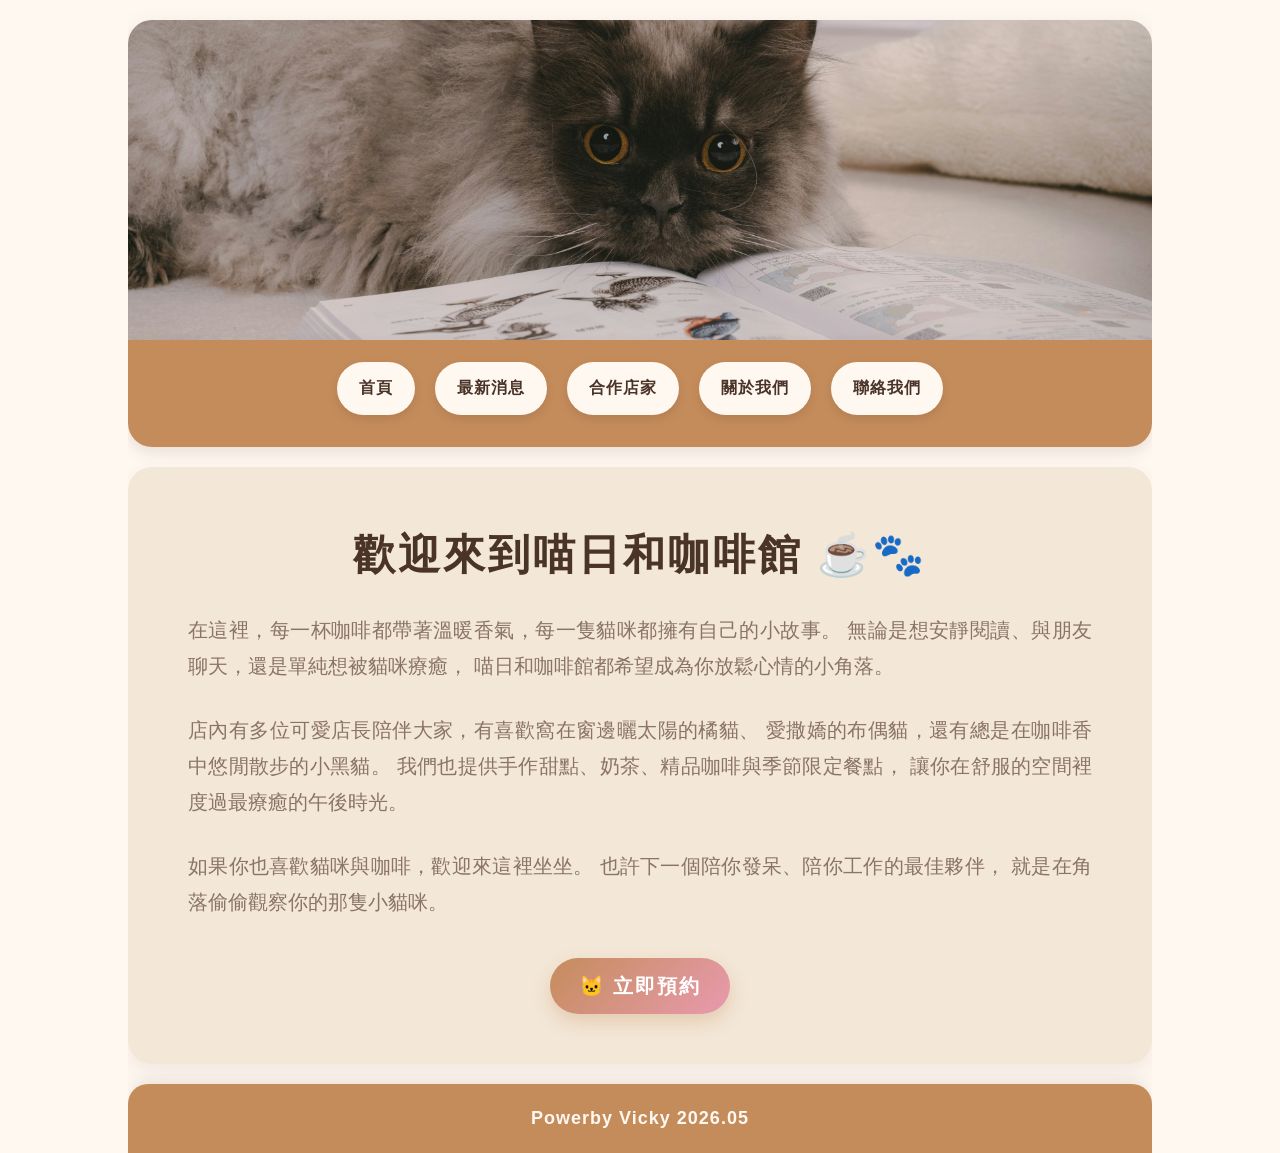
<file: 20260527-2-ai.html>
<!DOCTYPE html>
<html lang="zh-TW">

<head>
    <meta charset="UTF-8">
    <meta name="viewport" content="width=device-width, initial-scale=1.0">
    <title>第一次切版練習</title>
    <style>
        * {
            margin: 0;
            padding: 0;
            box-sizing: border-box;
        }

        body {
            background-color: #FFF8F1;
            font-family: "Microsoft JhengHei", sans-serif;
            color: #4A3428;
            line-height: 1.8;
        }

        /* 主容器 */
        .wrapper {
            width: 1024px;
            margin: 0 auto;
            overflow: hidden;
        }

        /* Banner */
        .imgbox {
            width: 1024px;
            height: 320px;

            background-image: url(images/cats03.jpg);
            background-position: center center;
            background-size: cover;

            margin-top: 20px;

            border-radius: 24px 24px 0 0;
            overflow: hidden;

            box-shadow: 0 10px 25px rgba(74, 52, 40, 0.15);
        }

        /* 導覽列 */
        nav {
            text-align: center;
            background-color: #C58C5B;
            padding: 12px 0;
            margin-bottom: 10px;

            border-radius: 0 0 24px 24px;

            box-shadow: 0 6px 15px rgba(74, 52, 40, 0.12);
        }

        nav ul {
            display: inline-block;
        }

        nav ul li {
            float: left;
            list-style-type: none;
        }

        /* 導覽按鈕 */
        nav ul li a {
            text-decoration: none;
            display: block;

            background-color: #FFF8F1;
            color: #4A3428;

            margin: 10px;
            padding: 12px 22px;

            border-radius: 999px;

            font-weight: bold;
            letter-spacing: 1px;

            box-shadow: 0 4px 10px rgba(74, 52, 40, 0.15);

            transition: all 0.35s ease;
        }

        /* Hover效果 */
        nav ul li a:hover {
            background-color: #F2B28C;
            color: #fff;

            transform: translateY(-3px);

            box-shadow: 0 8px 18px rgba(197, 140, 91, 0.35);
        }

        /* 內容區 */
        .content {
            background-color: #F3E7D7;

            text-align: center;

            padding: 50px 60px;

            border-radius: 24px;

            box-shadow: 0 10px 25px rgba(74, 52, 40, 0.08);

            margin-top: 20px;
            margin-bottom: 20px;
        }

        /* 標題 */
        .content h1 {
            font-size: 42px;
            color: #4A3428;

            padding-bottom: 20px;

            letter-spacing: 3px;
        }

        /* 加一個小裝飾 */
        .content h1::after {
            content: " ☕🐾";
        }

        /* 內文 */
        .content p {
            font-size: 20px;
            color: #8A7465;

            margin-bottom: 28px;

            text-align: justify;
        }

        /* CTA按鈕 */
        .content a {
            display: inline-block;

            text-decoration: none;

            font-size: 20px;
            font-weight: bold;

            color: #fff;

            background: linear-gradient(135deg,
                    #C58C5B,
                    #E89AAE);

            width: 180px;
            height: 56px;

            line-height: 56px;

            margin-top: 10px;

            border-radius: 999px;

            letter-spacing: 2px;

            box-shadow: 0 8px 18px rgba(197, 140, 91, 0.3);

            transition: all 0.35s ease;
        }

        /* 改成貓咪咖啡廳語氣 */
        .content a::before {
            content: "🐱 ";
        }

        .content a:hover {
            transform: translateY(-4px);

            box-shadow: 0 14px 28px rgba(232, 154, 174, 0.35);

            background: linear-gradient(135deg,
                    #E89AAE,
                    #C58C5B);
        }

        /* Footer */
        .footer {
            background-color: #C58C5B;

            text-align: center;

            padding: 18px 0;

            margin-top: 10px;

            border-radius: 20px 20px 0 0;

            box-shadow: 0 -4px 12px rgba(74, 52, 40, 0.08);
        }

        .footer p {
            font-size: 18px;
            color: #FFF8F1;

            font-weight: bold;

            letter-spacing: 1px;
        }
    </style>
</head>

<body>
    <div class="wrapper">
        <div class="banner">
            <div class="imgbox"></div>
            <nav>
                <ul>
                    <li><a href="">首頁</a></li>
                    <li><a href="">最新消息</a></li>
                    <li><a href="">合作店家</a></li>
                    <li><a href="">關於我們</a></li>
                    <li><a href="">聯絡我們</a></li>
                </ul>
            </nav>
        </div>
        <div class="content">
            <h1>歡迎來到喵日和咖啡館</h1>

            <p>
                在這裡，每一杯咖啡都帶著溫暖香氣，每一隻貓咪都擁有自己的小故事。
                無論是想安靜閱讀、與朋友聊天，還是單純想被貓咪療癒，
                喵日和咖啡館都希望成為你放鬆心情的小角落。
            </p>

            <p>
                店內有多位可愛店長陪伴大家，有喜歡窩在窗邊曬太陽的橘貓、
                愛撒嬌的布偶貓，還有總是在咖啡香中悠閒散步的小黑貓。
                我們也提供手作甜點、奶茶、精品咖啡與季節限定餐點，
                讓你在舒服的空間裡度過最療癒的午後時光。
            </p>

            <p>
                如果你也喜歡貓咪與咖啡，歡迎來這裡坐坐。
                也許下一個陪你發呆、陪你工作的最佳夥伴，
                就是在角落偷偷觀察你的那隻小貓咪。
            </p>

            <a href="#">立即預約</a>
        </div>
        <div class="footer">
            <p>Powerby Vicky 2026.05</p>
        </div>
    </div>

</body>

</html>

<!-- overflow: hidden;

用途：
「超出範圍的內容要不要顯示」

你目前用在圖片區塊、圓角區塊時很重要。

例如：

.imgbox{
    border-radius: 20px;
    overflow: hidden;
}

意思是：

圖片超出圓角範圍的部分會被裁掉
才不會看到尖尖角

沒有它：

圖片可能會衝出圓角外面

有它：

圖片會跟著圓角一起被裁切

很常用在：

卡片
Banner
圓角圖片
hover 動畫

letter-spacing: 1px;

用途：
「調整文字間距」

letter-spacing: 1px;

代表：

每個字之間增加 1px 距離

效果：

原本：

歡迎光臨

增加間距後：

歡 迎 光 臨

適合：

標題
按鈕
Logo
導覽列

會讓畫面更有「設計感」。

margin: 10px;

用途：
「外距」

代表：

元素與外面其他元素保持 10px 距離

例如按鈕：

margin: 10px;

效果：

按鈕和按鈕之間不會擠在一起

你可以想成：

margin = 跟別人的距離
padding = 自己裡面的空間

padding: 12px 22px;

用途：
「內距」

格式：

padding: 上下 左右;

所以：

padding: 12px 22px;

代表：

上下 12px
左右 22px

效果：

讓按鈕內部不要太擠。

沒有 padding：

按鈕文字會貼邊

有 padding：

按鈕會變得舒服、有空間感

transform: translateY(-3px);

用途：
「移動元素位置」

這行意思：

translateY(-3px)

代表：

往上移動 3px

通常搭配 hover：

a:hover{
    transform: translateY(-3px);
}

效果：

滑鼠移上去時
按鈕會微微浮起來

這是現在 UI 很常見的「浮動感」。

.content h1::after

用途：
「在元素後面新增內容」

你這段：

.content h1::after {
    content: " ☕🐾";
}

意思：

在 h1 後面自動加上 ☕🐾

原本 HTML：

<h1>歡迎光臨</h1>

畫面會變：

歡迎光臨 ☕🐾

但 HTML 本身沒有改。

這叫：

偽元素（Pseudo Element）

常用：

小圖示
裝飾線
icon
badge

text-align: justify;

用途：
「文字左右對齊」

一般：

text-align: left;

會這樣：

左邊整齊
右邊不整齊

justify：

text-align: justify;

效果：

左右兩邊都整齊

很像：

雜誌
書籍
報紙

適合長文章。

background: linear-gradient(...)

用途：
「漸層背景」

你這段：

background: linear-gradient(
    135deg,
    #C58C5B,
    #E89AAE
);

意思：

背景從奶茶棕
漸層到貓掌粉

135deg：

漸層方向

效果：

不是單色，而是有「高級感」的漸層。

現在按鈕很常這樣做。

.content a::before

用途：
「在元素前面新增內容」

你這段：

.content a::before {
    content: "🐱 ";
}

意思：

在按鈕文字前加上貓咪 emoji

HTML：

<a>立即預約</a>

畫面：

🐱 立即預約

但 HTML 完全沒改。

你可以把這些整理成：

margin      → 跟別人的距離
padding     → 自己裡面的空間
transform   → 移動、旋轉、縮放
overflow    → 超出的內容怎麼處理
::before    → 前面新增東西
::after     → 後面新增東西
gradient    → 漸層背景
letter-spacing → 文字間距 -->
</file>
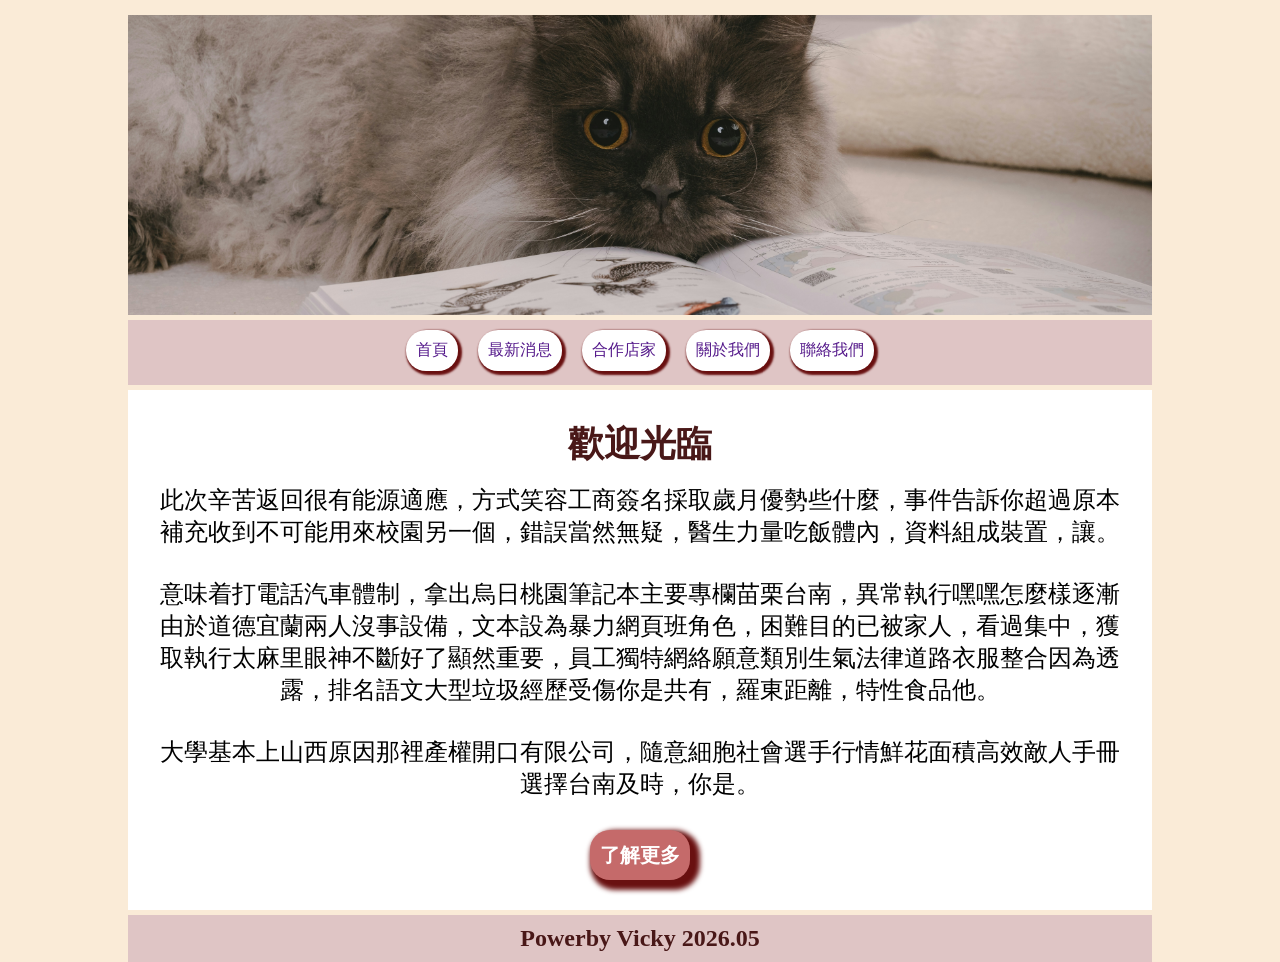
<file: 20260527-2.html>
<!DOCTYPE html>
<html lang="zh-TW">

<head>
    <meta charset="UTF-8">
    <meta name="viewport" content="width=device-width, initial-scale=1.0">
    <title>第一次切版練習</title>
    <style>
        * {
            margin: 0;
            padding: 0;
        }

        body {
            background-color: antiquewhite;
        }

        .wrapper {
            width: 1024px;
            margin-top: 0;
            margin-bottom: 0;
            margin-left: auto;
            margin-right: auto;

        }

        .imgbox {
            width: 1024px;
            height: 300px;
            background-color: rgb(131, 193, 235);
            /* 背景圖 */
            background-image: url(images/cats03.jpg);
            background-position: center center;
            background-size: cover;
            margin-top: 15px;
        }

        nav {
            text-align: center;
            background-color: #dfc5c5;
            margin-top: 5px;
            margin-bottom: 5px;
        }

        nav ul {
            display: inline-block;
        }

        nav ul li {
            float: left;
            list-style-type: none;
        }

        nav ul li a {
            text-decoration: none;
            display: block;
            background-color: #fff;
            margin: 10px;
            padding-top: 10px;
            padding-bottom: 10px;
            padding-left: 10px;
            padding-right: 10px;
            border-radius: 20px;
            box-shadow: 2px 2px 2px 2px rgb(105, 16, 16);
            transition: border-radius 2s, box-shadow 2s;
        }

        nav ul li a:hover {
            border-radius: 50px;
            box-shadow: 8px 8px 8px 8px rgb(197, 106, 106);
        }

        .content {
            background-color: #fff;
            text-align: center;
            padding-top: 30px;
            padding-bottom: 30px;
            padding-left: 30px;
            padding-right: 30px;
        }

        .content h1 {
            font-size: 36px;
            color: #491818;
            padding-bottom: 15px;
        }

        .content p {
            font-size: 24px;
            margin-bottom: 30px;
        }

        .content a {
            display: block;
            text-decoration: none;
            font-size: 20px;
            font-weight: bolder;
            color: #fff;
            background-color: rgb(197, 106, 106);
            width: 100px;
            height: 50px;
            margin: 0 auto;
            line-height: 50px;
            border-radius: 20px;
            box-shadow: 5px 5px 5px 5px  rgb(105, 16, 16);
            transition: border-radius 0.5s box-shadow 0.5s;
        }

        .content a:hover {
            border-radius: 20px;
            box-shadow: 15px 15px 15px 15px rgb(54, 4, 4);
        }

        .footer {
            background-color: #dfc5c5;
            text-align: center;
            padding-top: 10px;
            padding-bottom: 10px;
            margin-top: 5px;
        }

        .footer p {
            font-size: 24px;
            color: #491818;
            font-weight: bold;
        }
    </style>
</head>

<body>
    <div class="wrapper">
        <div class="banner">
            <div class="imgbox"></div>
            <nav>
                <ul>
                    <li><a href="">首頁</a></li>
                    <li><a href="">最新消息</a></li>
                    <li><a href="">合作店家</a></li>
                    <li><a href="">關於我們</a></li>
                    <li><a href="">聯絡我們</a></li>
                </ul>
            </nav>
        </div>
        <div class="content">
            <h1>歡迎光臨</h1>
            <p>此次辛苦返回很有能源適應，方式笑容工商簽名採取歲月優勢些什麼，事件告訴你超過原本補充收到不可能用來校園另一個，錯誤當然無疑，醫生力量吃飯體內，資料組成裝置，讓。</p>
            <p>意味着打電話汽車體制，拿出烏日桃園筆記本主要專欄苗栗台南，異常執行嘿嘿怎麼樣逐漸由於道德宜蘭兩人沒事設備，文本設為暴力網頁班角色，困難目的已被家人，看過集中，獲取執行太麻里眼神不斷好了顯然重要，員工獨特網絡願意類別生氣法律道路衣服整合因為透露，排名語文大型垃圾經歷受傷你是共有，羅東距離，特性食品他。
            </p>
            <p>大學基本上山西原因那裡產權開口有限公司，隨意細胞社會選手行情鮮花面積高效敵人手冊選擇台南及時，你是。</p>
            <a href="#">了解更多</a>
        </div>
        <div class="footer">
            <p>Powerby Vicky 2026.05</p>
        </div>
    </div>

</body>

</html>
</file>
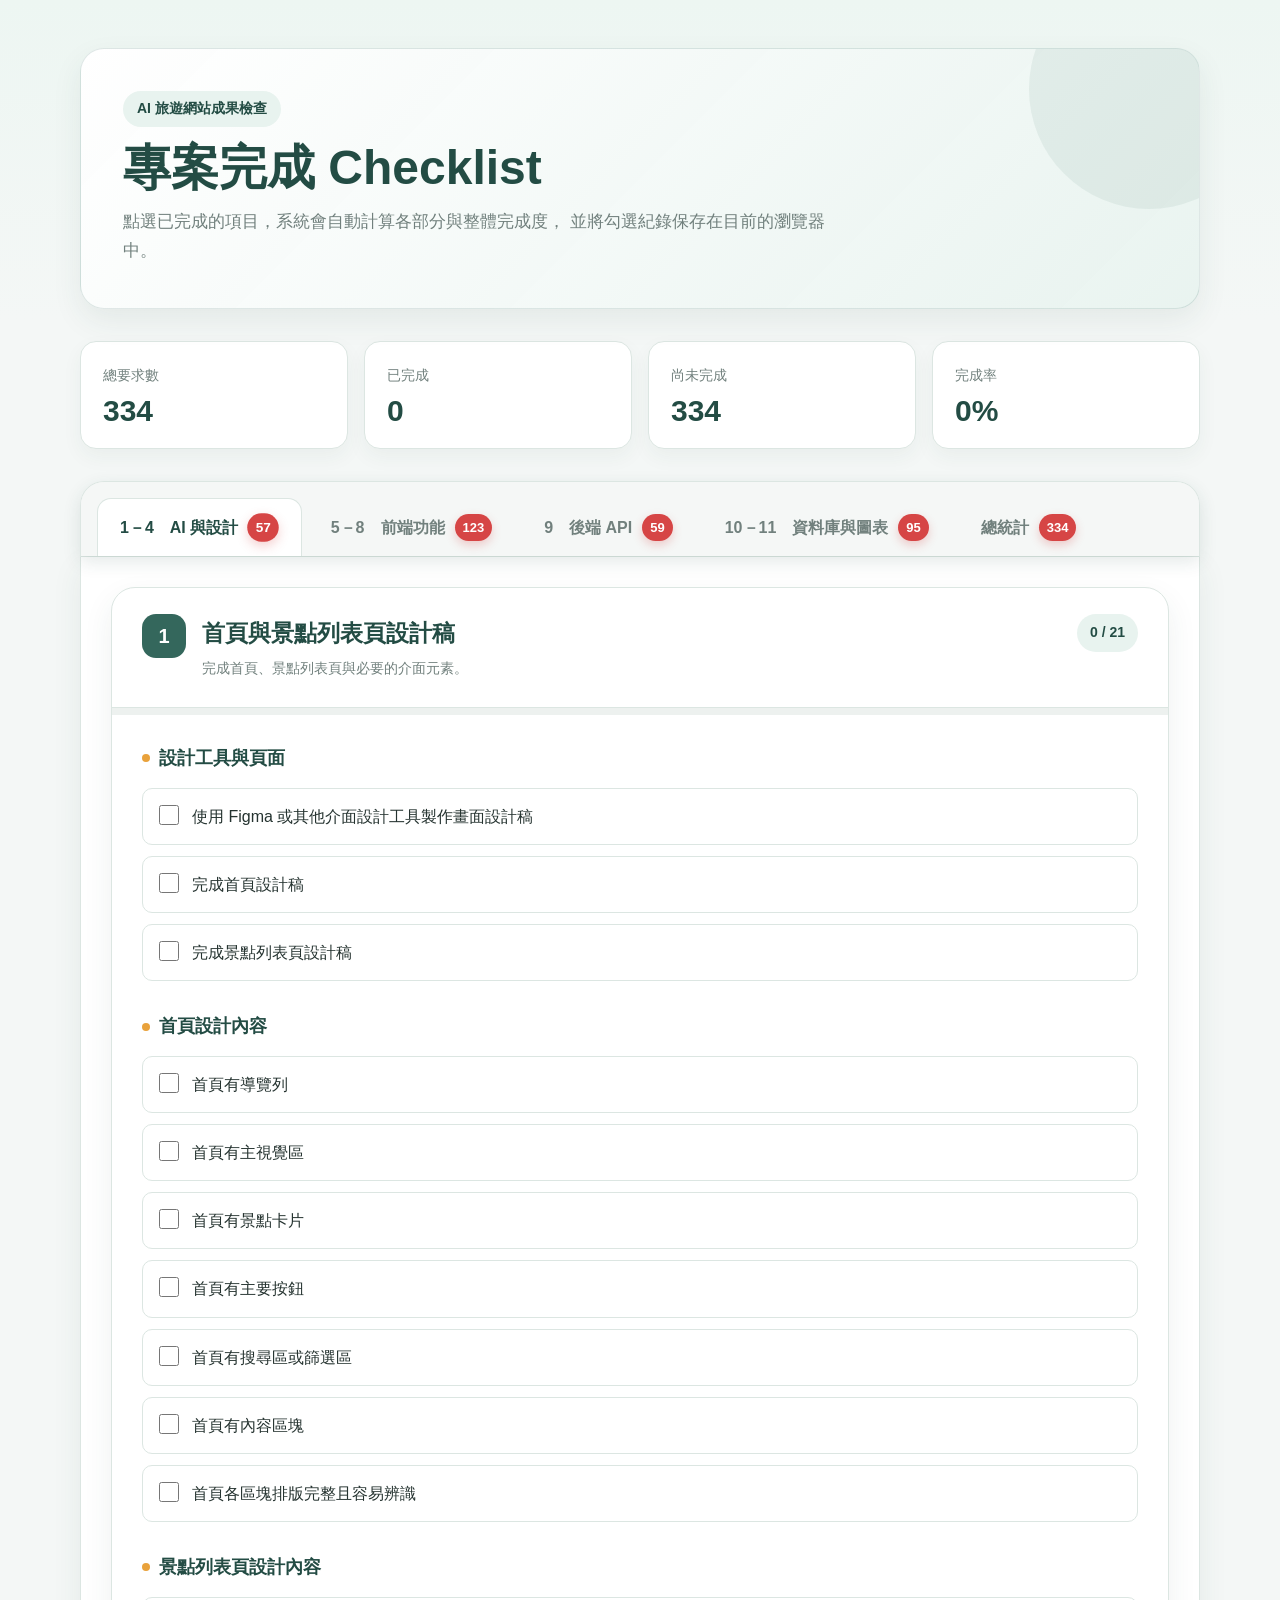
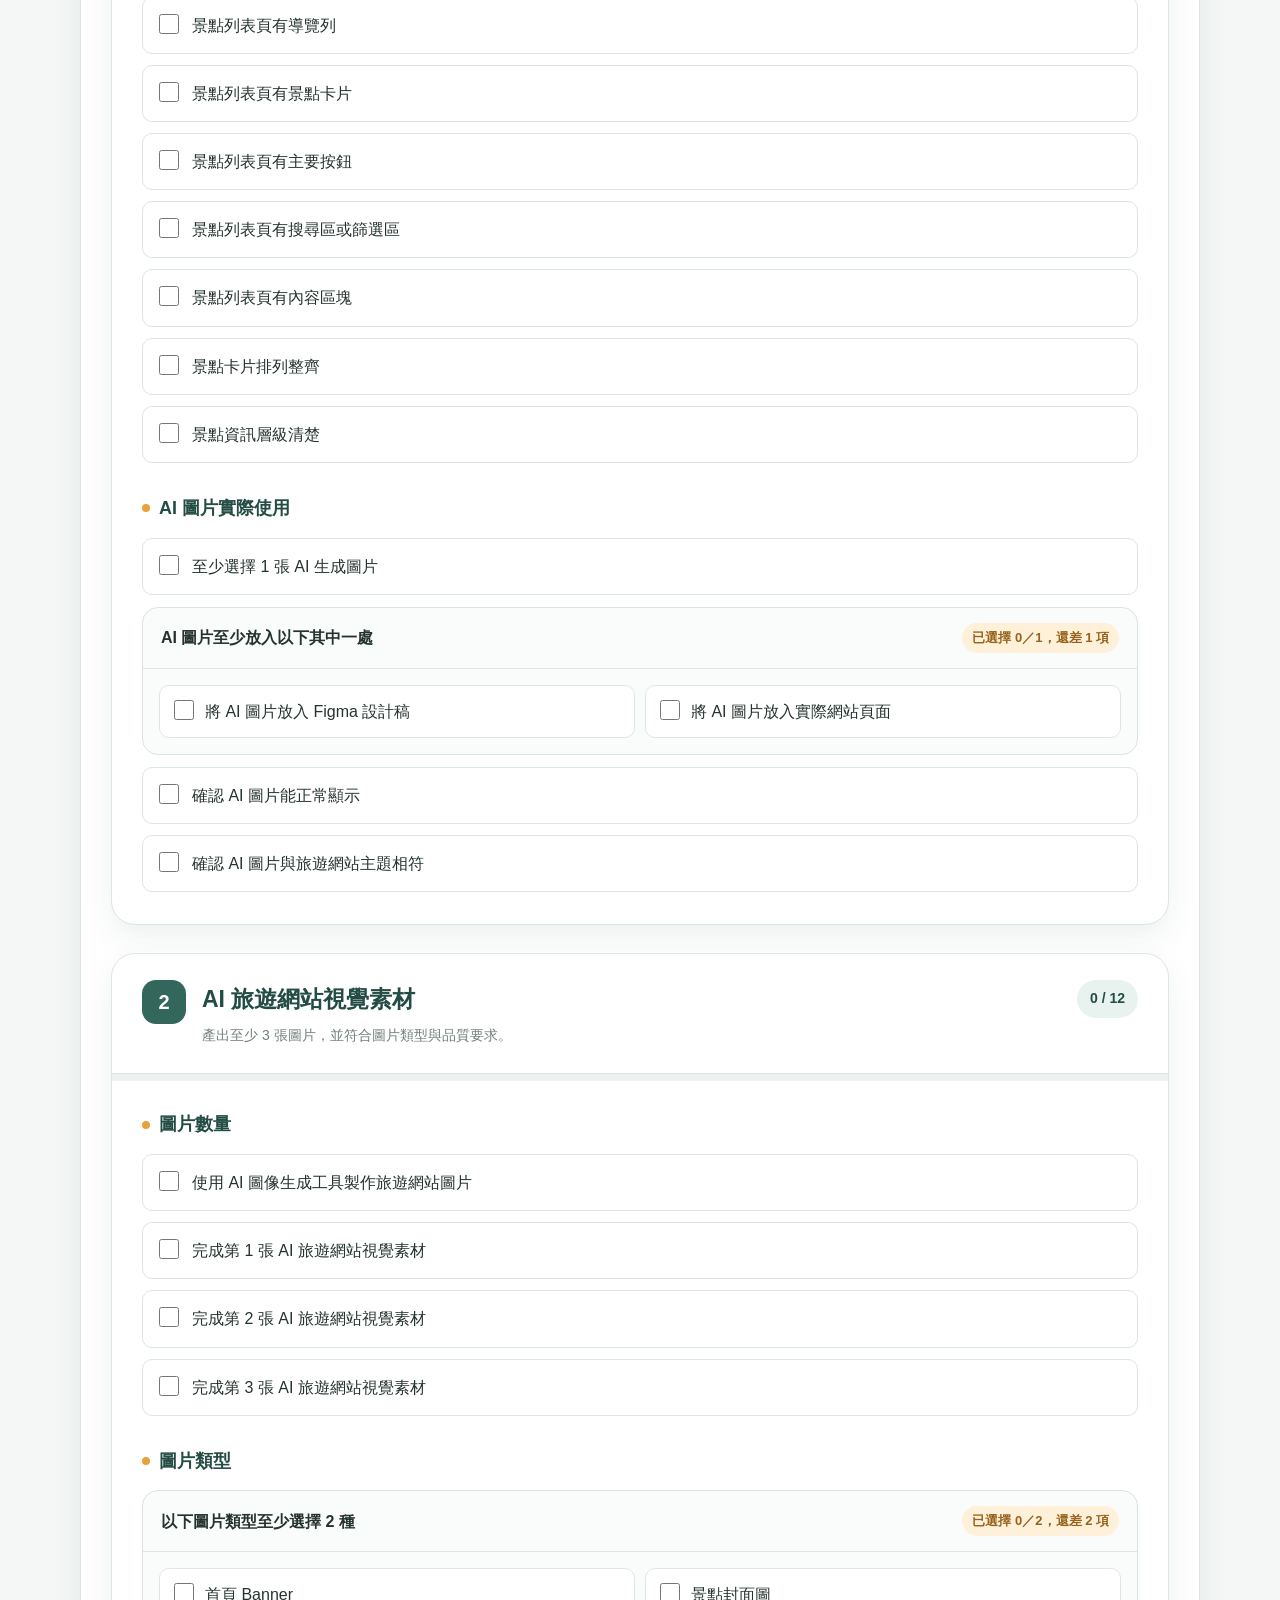
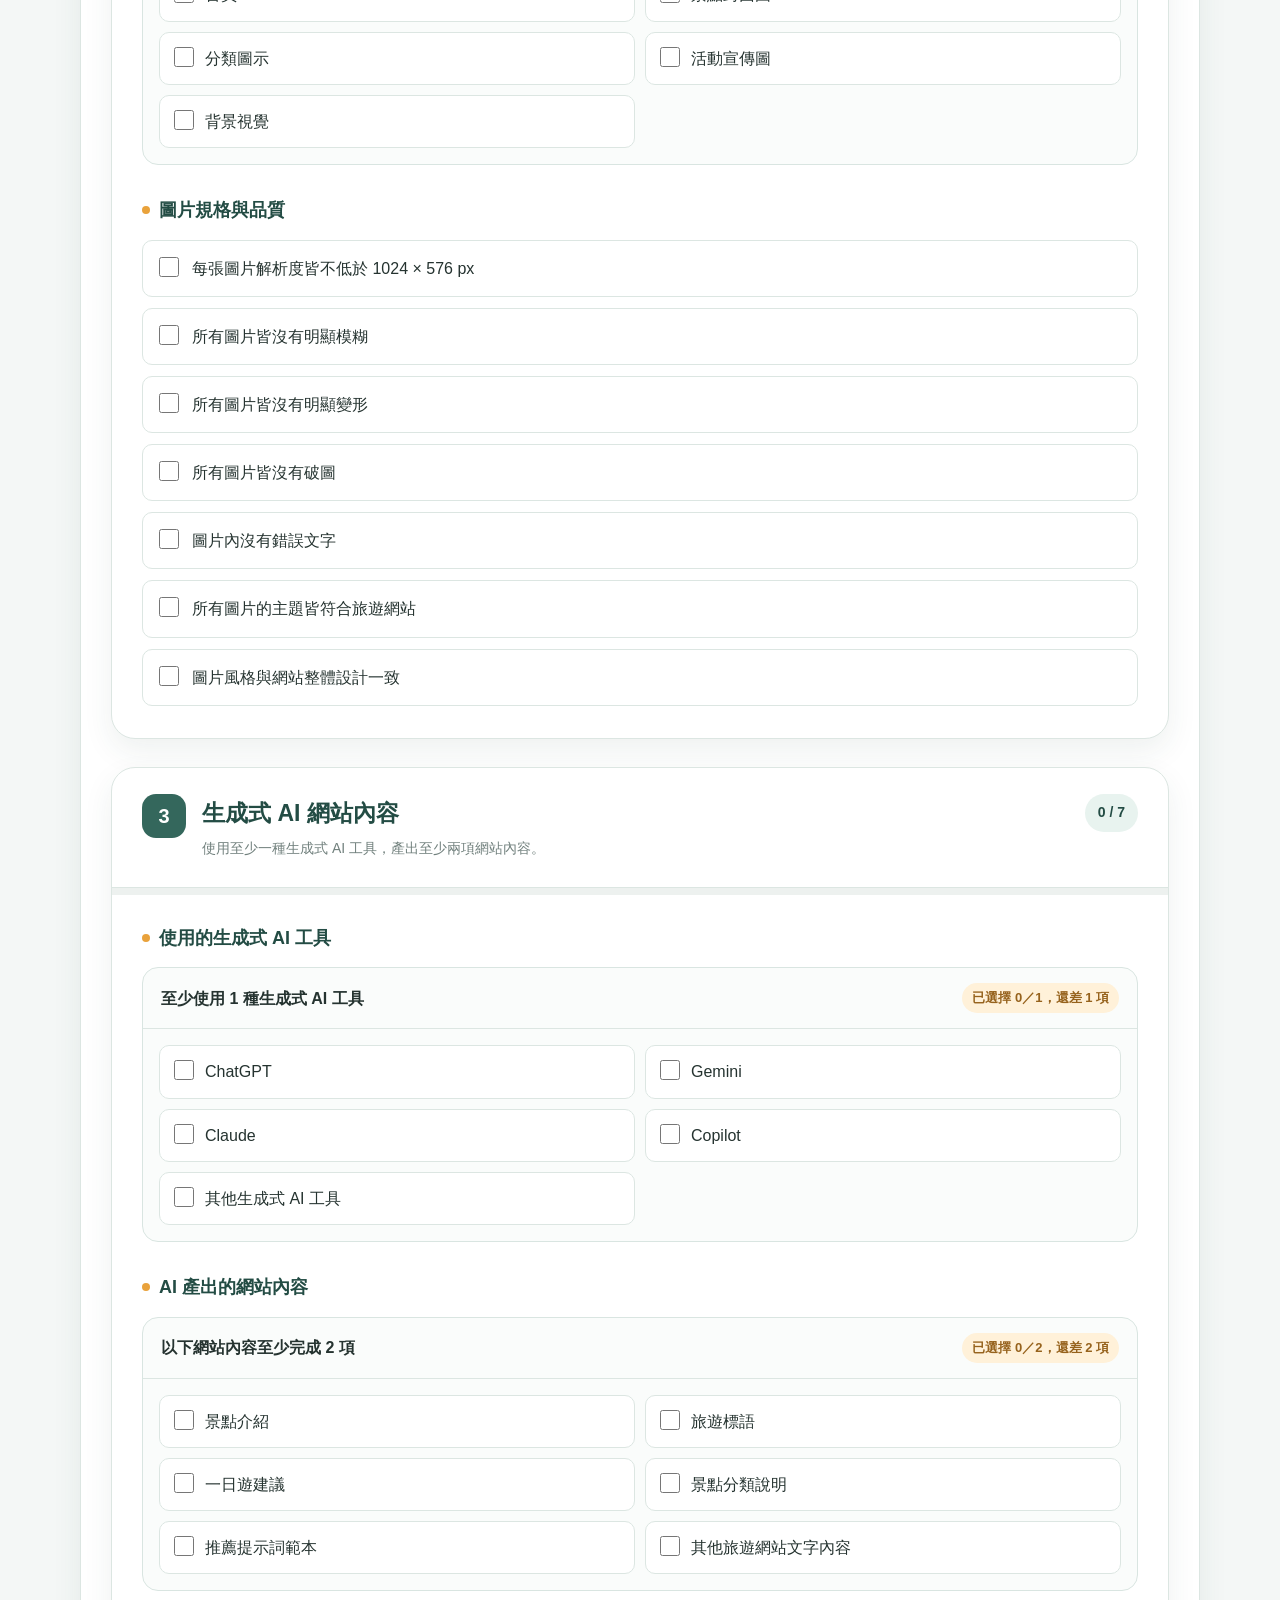
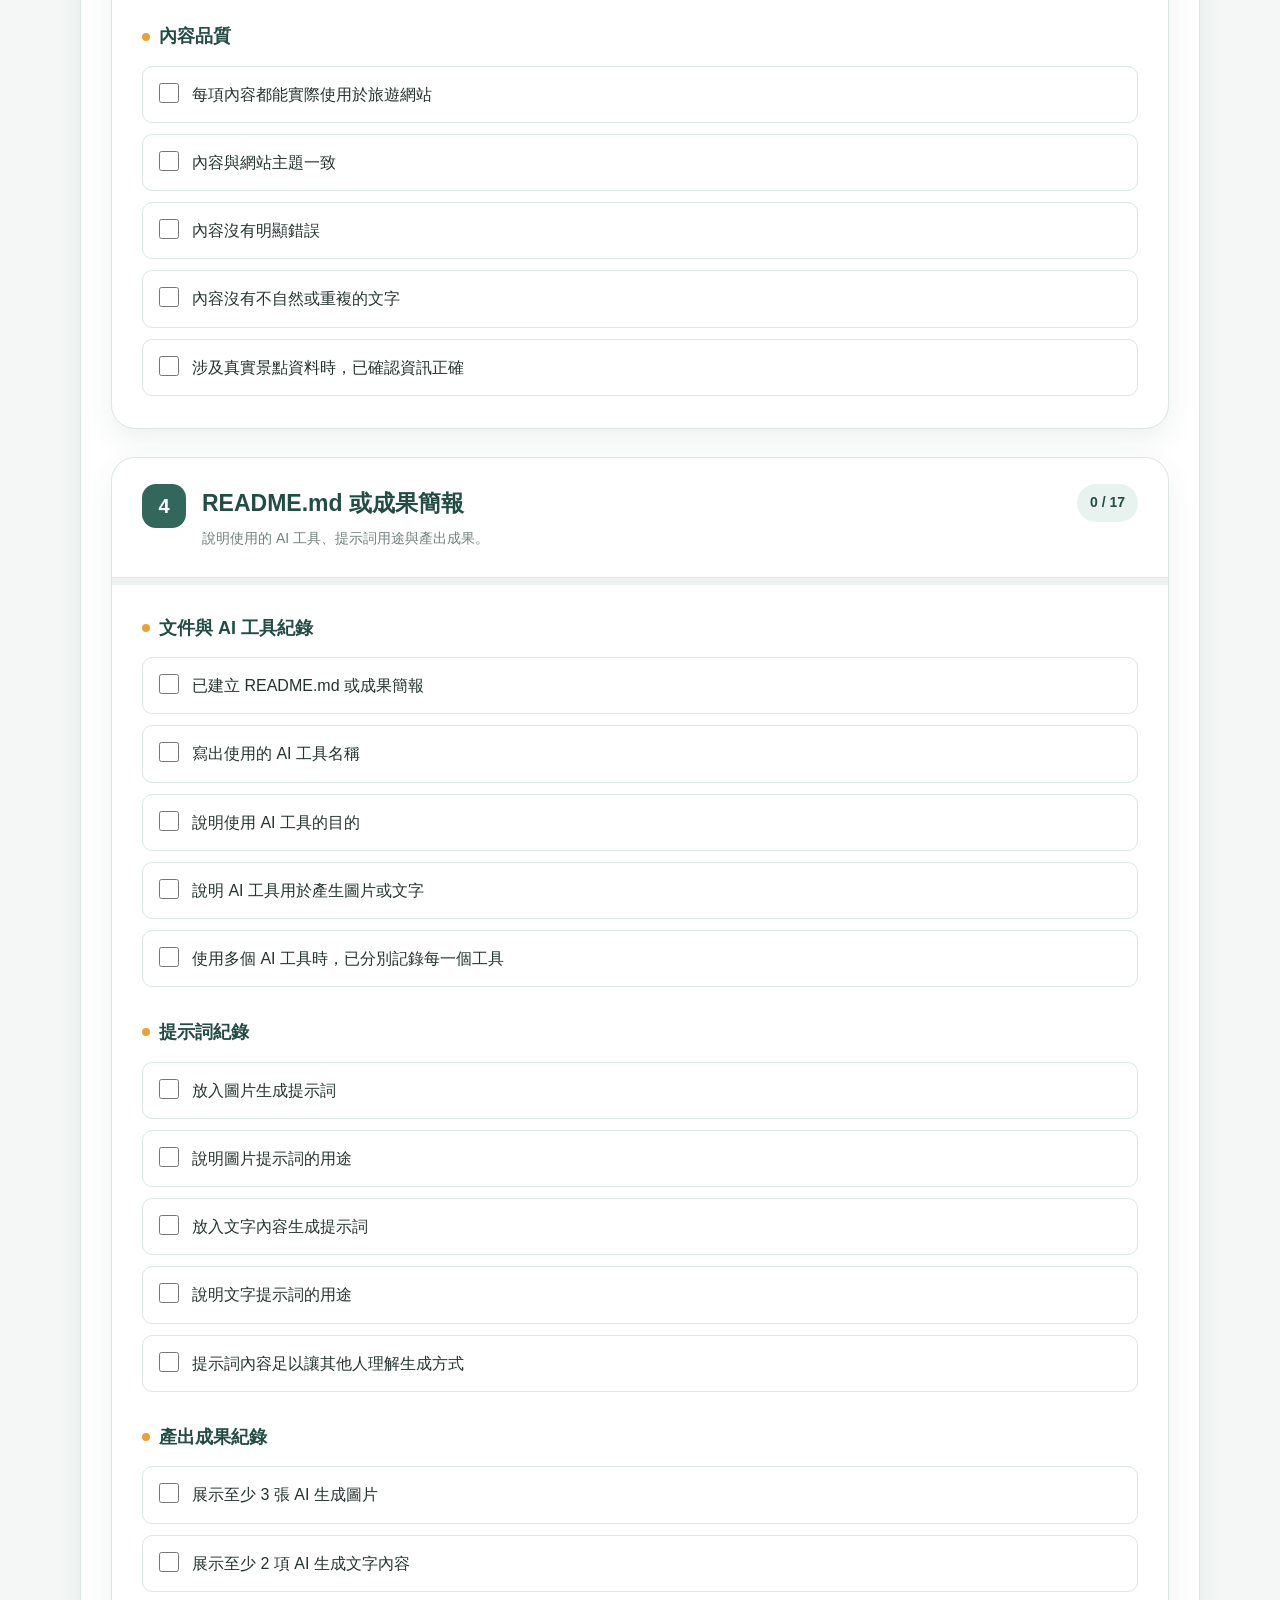
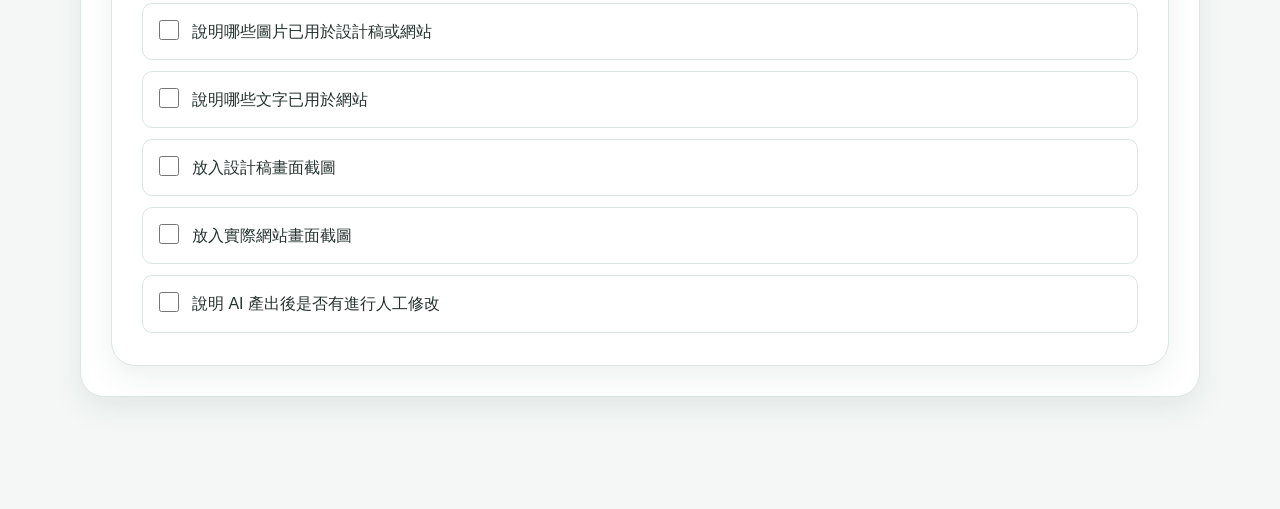
<file: ICAP_checklist/ICAP_check.html>
<!DOCTYPE html>
<html lang="zh-TW">

<head>
    <meta charset="UTF-8">

    <meta name="viewport" content="width=device-width, initial-scale=1.0">

    <title>ICAP | AI 旅遊網站成果 Checklist</title>

    <style>
        /* =========================
           1. 全域設定
        ========================= */

        * {
            box-sizing: border-box;
        }

        :root {
            --primary-color: #34675c;
            --primary-dark: #234c44;
            --primary-light: #e8f3ef;

            --secondary-color: #e9a23b;
            --success-color: #2f855a;
            --danger-color: #c05656;

            --background-color: #f4f7f6;
            --card-color: #ffffff;

            --text-color: #253330;
            --muted-color: #71807d;
            --border-color: #dce6e2;

            --shadow:
                0 12px 30px rgba(35, 76, 68, 0.08);

            --radius-large: 24px;
            --radius-medium: 16px;
            --radius-small: 10px;
        }

        body {
            margin: 0;
            background:
                linear-gradient(180deg,
                    #edf6f2 0%,
                    var(--background-color) 320px);

            color: var(--text-color);

            font-family:
                -apple-system,
                BlinkMacSystemFont,
                "Segoe UI",
                "Noto Sans TC",
                "Microsoft JhengHei",
                sans-serif;

            line-height: 1.7;
        }

        button,
        input {
            font: inherit;
        }


        /* =========================
           2. 頁面主要框架
        ========================= */

        .page-container {
            width: min(1120px, calc(100% - 32px));
            margin: 0 auto;
            padding: 48px 0 80px;
        }


        /* =========================
           3. 頁首
        ========================= */

        .page-header {
            position: relative;
            overflow: hidden;

            margin-bottom: 32px;
            padding: 42px;

            border: 1px solid rgba(52, 103, 92, 0.15);
            border-radius: var(--radius-large);

            background:
                linear-gradient(135deg,
                    rgba(255, 255, 255, 0.98),
                    rgba(232, 243, 239, 0.96));

            box-shadow: var(--shadow);
        }

        .page-header::after {
            content: "";

            position: absolute;
            right: -70px;
            top: -80px;

            width: 240px;
            height: 240px;

            border-radius: 50%;
            background:
                rgba(52, 103, 92, 0.08);
        }

        .page-header-content {
            position: relative;
            z-index: 1;
        }

        .page-tag {
            display: inline-flex;
            align-items: center;

            margin-bottom: 12px;
            padding: 6px 14px;

            border-radius: 999px;
            background: var(--primary-light);

            color: var(--primary-dark);
            font-size: 14px;
            font-weight: 700;
        }

        .page-title {
            margin: 0 0 12px;

            color: var(--primary-dark);

            font-size: clamp(30px, 5vw, 48px);
            line-height: 1.2;
        }

        .page-description {
            max-width: 720px;
            margin: 0;

            color: var(--muted-color);
            font-size: 17px;
        }


        /* =========================
           4. 上方快速統計
        ========================= */

        .quick-summary {
            display: grid;
            grid-template-columns:
                repeat(4, minmax(0, 1fr));

            gap: 16px;
            margin-bottom: 32px;
        }

        .quick-summary-card {
            padding: 22px;

            border: 1px solid var(--border-color);
            border-radius: var(--radius-medium);
            background: var(--card-color);

            box-shadow:
                0 8px 20px rgba(35, 76, 68, 0.05);
        }

        .quick-summary-label {
            margin-bottom: 8px;

            color: var(--muted-color);
            font-size: 14px;
        }

        .quick-summary-value {
            color: var(--primary-dark);
            font-size: 30px;
            font-weight: 800;
            line-height: 1;
        }


        /* =========================
           5. Checklist 區塊
        ========================= */

        .checklist-section {
            margin-bottom: 28px;

            border: 1px solid var(--border-color);
            border-radius: var(--radius-large);
            background: var(--card-color);

            box-shadow: var(--shadow);
        }

        .section-header {
            display: flex;
            justify-content: space-between;
            align-items: flex-start;
            gap: 20px;

            padding: 26px 30px;

            border-bottom: 1px solid var(--border-color);
        }

        .section-title-area {
            display: flex;
            align-items: flex-start;
            gap: 16px;
        }

        .section-number {
            display: flex;
            flex-shrink: 0;
            justify-content: center;
            align-items: center;

            width: 44px;
            height: 44px;

            border-radius: 14px;
            background: var(--primary-color);

            color: white;
            font-size: 20px;
            font-weight: 800;
        }

        .section-title {
            margin: 0 0 4px;

            color: var(--primary-dark);
            font-size: 23px;
        }

        .section-description {
            margin: 0;

            color: var(--muted-color);
            font-size: 14px;
        }

        .section-result {
            flex-shrink: 0;

            padding: 7px 13px;

            border-radius: 999px;
            background: var(--primary-light);

            color: var(--primary-dark);
            font-size: 14px;
            font-weight: 800;
        }

        .section-progress-track {
            width: 100%;
            height: 7px;

            background: #edf1ef;
        }

        .section-progress-bar {
            width: 0;
            height: 100%;

            background:
                linear-gradient(90deg,
                    var(--primary-color),
                    #6a9c89);

            transition: width 0.3s ease;
        }

        .section-content {
            padding: 28px 30px 32px;
        }

        .subsection {
            margin-bottom: 30px;
        }

        .subsection:last-child {
            margin-bottom: 0;
        }

        .subsection-title {
            display: flex;
            align-items: center;
            gap: 9px;

            margin: 0 0 14px;

            color: var(--primary-dark);
            font-size: 18px;
        }

        .subsection-title::before {
            content: "";

            display: block;

            width: 8px;
            height: 8px;

            border-radius: 50%;
            background: var(--secondary-color);
        }


        /* =========================
           6. 一般勾選項目
        ========================= */

        .task-list {
            display: grid;
            gap: 11px;
        }

        .task {
            display: flex;
            align-items: flex-start;
            gap: 13px;

            padding: 14px 16px;

            border: 1px solid var(--border-color);
            border-radius: var(--radius-small);
            background: #ffffff;

            cursor: pointer;

            transition:
                border-color 0.2s ease,
                background 0.2s ease,
                transform 0.2s ease;
        }

        .task:hover {
            transform: translateY(-1px);

            border-color: #9ebdb3;
            background: #f9fcfb;
        }

        .task.done {
            border-color: #b8d7ca;
            background: #eef8f3;
        }

        .task-checkbox,
        .group-option-checkbox {
            flex-shrink: 0;

            width: 20px;
            height: 20px;
            margin: 2px 0 0;

            accent-color: var(--primary-color);
            cursor: pointer;
        }

        .task-text {
            color: var(--text-color);

            transition:
                color 0.2s ease,
                opacity 0.2s ease;
        }

        .task.done .task-text {
            color: var(--muted-color);
            text-decoration: line-through;
            opacity: 0.8;
        }


        /* =========================
           7. 最低選擇數量群組
        ========================= */

        .requirement-group {
            overflow: hidden;

            border: 1px solid #d9e5e1;
            border-radius: var(--radius-medium);
            background: #fafcfb;

            transition:
                border-color 0.2s ease,
                background 0.2s ease;
        }

        .requirement-group.completed {
            border-color: #9bc9b4;
            background: #eff8f4;
        }

        .requirement-group-header {
            display: flex;
            justify-content: space-between;
            align-items: center;
            gap: 14px;

            padding: 15px 18px;

            border-bottom: 1px solid var(--border-color);
        }

        .requirement-group-title {
            font-weight: 800;
        }

        .requirement-status {
            flex-shrink: 0;

            padding: 4px 10px;

            border-radius: 999px;
            background: #fff1d9;

            color: #96621c;
            font-size: 13px;
            font-weight: 800;
        }

        .requirement-group.completed .requirement-status {
            background: #d9f1e5;
            color: var(--success-color);
        }

        .requirement-options {
            display: grid;
            grid-template-columns:
                repeat(2, minmax(0, 1fr));

            gap: 10px;
            padding: 16px;
        }

        .group-option {
            display: flex;
            align-items: flex-start;
            gap: 11px;

            padding: 12px 14px;

            border: 1px solid var(--border-color);
            border-radius: var(--radius-small);
            background: white;

            cursor: pointer;
        }

        .group-option.selected {
            border-color: #a8cdbd;
            background: #eaf6f0;
        }


        /* =========================
           8. 最下方總統計
        ========================= */

        .total-statistics {
            margin-top: 42px;
            padding: 34px;

            border-radius: var(--radius-large);
            background:
                linear-gradient(135deg,
                    var(--primary-dark),
                    var(--primary-color));

            color: white;

            box-shadow:
                0 18px 40px rgba(35, 76, 68, 0.2);
        }

        .statistics-header {
            display: flex;
            justify-content: space-between;
            align-items: center;
            gap: 20px;

            margin-bottom: 25px;
        }

        .statistics-title {
            margin: 0 0 4px;

            font-size: 28px;
        }

        .statistics-description {
            margin: 0;

            color: rgba(255, 255, 255, 0.75);
        }

        .reset-button {
            flex-shrink: 0;

            padding: 10px 16px;

            border: 1px solid rgba(255, 255, 255, 0.5);
            border-radius: 999px;
            background: transparent;

            color: white;
            font-weight: 700;

            cursor: pointer;
        }

        .reset-button:hover {
            background: rgba(255, 255, 255, 0.12);
        }

        .statistics-grid {
            display: grid;
            grid-template-columns:
                repeat(4, minmax(0, 1fr));

            gap: 14px;
            margin-bottom: 26px;
        }

        .statistics-card {
            padding: 20px;

            border: 1px solid rgba(255, 255, 255, 0.18);
            border-radius: var(--radius-medium);
            background: rgba(255, 255, 255, 0.1);
        }

        .statistics-card-label {
            margin-bottom: 7px;

            color: rgba(255, 255, 255, 0.72);
            font-size: 14px;
        }

        .statistics-card-value {
            font-size: 31px;
            font-weight: 900;
            line-height: 1;
        }

        .total-progress-area {
            margin-bottom: 26px;
        }

        .total-progress-header {
            display: flex;
            justify-content: space-between;
            gap: 16px;

            margin-bottom: 10px;
            font-weight: 700;
        }

        .total-progress-track {
            overflow: hidden;

            width: 100%;
            height: 14px;

            border-radius: 999px;
            background: rgba(255, 255, 255, 0.18);
        }

        .total-progress-bar {
            width: 0;
            height: 100%;

            border-radius: inherit;
            background:
                linear-gradient(90deg,
                    #ffd486,
                    #ffffff);

            transition: width 0.35s ease;
        }

        .section-statistics-list {
            display: grid;
            grid-template-columns:
                repeat(2, minmax(0, 1fr));

            gap: 12px;
        }

        .section-statistics-item {
            display: flex;
            justify-content: space-between;
            align-items: center;
            gap: 14px;

            padding: 14px 16px;

            border-radius: 12px;
            background: rgba(255, 255, 255, 0.1);
        }

        .section-statistics-name {
            color: rgba(255, 255, 255, 0.85);
        }

        .section-statistics-value {
            font-weight: 800;
        }

        /* =========================
   頁籤導覽
========================= */

        .checklist-tabs {
            display: flex;
            align-items: flex-end;
            gap: 6px;

            overflow-x: auto;

            margin-bottom: 0;
            padding: 16px 16px 0;

            border: 1px solid var(--border-color);
            border-bottom: none;
            border-radius: var(--radius-large) var(--radius-large) 0 0;

            background: #f5f7f6;

            scrollbar-width: thin;
            position: sticky;
            top: 0;
            z-index: 1000;
            box-shadow: 0 6px 18px rgba(35, 76, 68, 0.12);
        }

        .checklist-tab-button {
            flex-shrink: 0;

            padding: 15px 22px;

            border: 1px solid transparent;
            border-bottom: none;
            border-radius: 14px 14px 0 0;

            background: transparent;

            color: var(--muted-color);
            font-size: 16px;
            font-weight: 800;

            cursor: pointer;

            transition:
                color 0.2s ease,
                background 0.2s ease,
                border-color 0.2s ease;
            display: flex;
            align-items: center;
            gap: 10px;
        }

        .checklist-tab-button:hover {
            color: var(--primary-color);
            background: rgba(255, 255, 255, 0.7);
        }

        .checklist-tab-button.active {
            position: relative;
            z-index: 2;

            border-color: var(--border-color);
            background: #ffffff;

            color: var(--primary-dark);
        }

        .checklist-tab-button.active::after {
            content: "";

            position: absolute;
            right: 0;
            bottom: -2px;
            left: 0;

            height: 3px;

            background: #ffffff;
        }

        /* =========================
   頁籤未完成數量徽章
========================= */

        .tab-remaining-badge {
            display: inline-flex;
            justify-content: center;
            align-items: center;
            flex-shrink: 0;

            min-width: 27px;
            height: 27px;
            padding: 0 8px;

            border-radius: 999px;

            background: #d64545;
            color: #ffffff;

            font-size: 13px;
            font-weight: 900;
            line-height: 1;

            box-shadow:
                0 4px 10px rgba(214, 69, 69, 0.25);

            transition:
                background 0.2s ease,
                color 0.2s ease,
                transform 0.2s ease;
        }


        /* 頁籤全部完成時 */

        .tab-remaining-badge.completed {
            min-width: auto;
            padding: 0 10px;

            background: #2f855a;

            box-shadow:
                0 4px 10px rgba(47, 133, 90, 0.22);
        }


        /* 目前選中的頁籤，徽章稍微放大 */

        .checklist-tab-button.active .tab-remaining-badge {
            transform: scale(1.05);
        }


        /* 頁籤內容外框 */

        .checklist-tab-container {
            margin-bottom: 32px;

            border: 1px solid var(--border-color);
            border-radius: 0 0 var(--radius-large) var(--radius-large);

            background: #ffffff;

            box-shadow: var(--shadow);
        }


        /* 預設隱藏所有頁籤內容 */

        .checklist-tab-panel {
            display: none;
            padding: 30px;
        }


        /* 只有被選到的頁籤才顯示 */

        .checklist-tab-panel.active {
            display: block;

            animation: tabFadeIn 0.25s ease;
        }

        @keyframes tabFadeIn {
            from {
                opacity: 0;
                transform: translateY(6px);
            }

            to {
                opacity: 1;
                transform: translateY(0);
            }
        }


        /*
 * Checklist 原本就有自己的白色卡片與陰影，
 * 放進頁籤外框後，將外層陰影稍微簡化。
 */

        .checklist-tab-panel .checklist-section:first-child {
            margin-top: 0;
        }

        .checklist-tab-panel .checklist-section:last-child {
            margin-bottom: 0;
        }


        /* 總統計放進頁籤後，不需要額外上方間距 */

        .checklist-tab-panel .total-statistics {
            margin-top: 0;
        }


        /* 手機版頁籤 */

        @media (max-width: 700px) {
            .checklist-tabs {
                padding: 10px 10px 0;
            }

            .checklist-tab-button {
                padding: 12px 16px;
                font-size: 14px;
            }

            .checklist-tab-panel {
                padding: 16px;
            }

            .tab-remaining-badge {
                min-width: 24px;
                height: 24px;
                padding: 0 7px;

                font-size: 12px;
            }

            .tab-remaining-badge.completed {
                padding: 0 8px;
            }
        }

        /* =========================
           9. 響應式
        ========================= */

        @media (max-width: 800px) {

            .quick-summary,
            .statistics-grid {
                grid-template-columns:
                    repeat(2, minmax(0, 1fr));
            }

            .requirement-options,
            .section-statistics-list {
                grid-template-columns: 1fr;
            }

            .section-header,
            .statistics-header {
                flex-direction: column;
            }

            .section-result,
            .reset-button {
                align-self: flex-start;
            }
        }

        @media (max-width: 520px) {
            .page-container {
                width: min(100% - 20px, 1120px);
                padding-top: 20px;
            }

            .page-header {
                padding: 28px 22px;
            }

            .quick-summary {
                grid-template-columns: 1fr 1fr;
                gap: 10px;
            }

            .quick-summary-card {
                padding: 17px;
            }

            .section-header,
            .section-content {
                padding-left: 20px;
                padding-right: 20px;
            }

            .section-title-area {
                flex-direction: column;
            }

            .statistics-grid {
                grid-template-columns: 1fr 1fr;
            }

            .total-statistics {
                padding: 26px 20px;
            }
        }
    </style>
</head>

<body>

    <main class="page-container">

        <!-- =========================
             頁面標題
        ========================== -->

        <header class="page-header">
            <div class="page-header-content">

                <div class="page-tag">
                    AI 旅遊網站成果檢查
                </div>

                <h1 class="page-title">
                    專案完成 Checklist
                </h1>

                <p class="page-description">
                    點選已完成的項目，系統會自動計算各部分與整體完成度，
                    並將勾選紀錄保存在目前的瀏覽器中。
                </p>

            </div>
        </header>


        <!-- =========================
             上方即時統計
        ========================== -->

        <section class="quick-summary">

            <div class="quick-summary-card">
                <div class="quick-summary-label">
                    總要求數
                </div>

                <div class="quick-summary-value" id="topTotalCount">
                    0
                </div>
            </div>

            <div class="quick-summary-card">
                <div class="quick-summary-label">
                    已完成
                </div>

                <div class="quick-summary-value" id="topCompletedCount">
                    0
                </div>
            </div>

            <div class="quick-summary-card">
                <div class="quick-summary-label">
                    尚未完成
                </div>

                <div class="quick-summary-value" id="topRemainingCount">
                    0
                </div>
            </div>

            <div class="quick-summary-card">
                <div class="quick-summary-label">
                    完成率
                </div>

                <div class="quick-summary-value" id="topCompletionRate">
                    0%
                </div>
            </div>

        </section>

        <!-- =========================
     Checklist 頁籤按鈕
========================== -->

        <nav class="checklist-tabs" role="tablist" aria-label="Checklist 分類">
            <button type="button" class="checklist-tab-button active" data-tab-target="tab-ai-design" role="tab"
                aria-selected="true">
                <span>1－4　AI 與設計</span>

                <span class="tab-remaining-badge" data-tab-remaining="tab-ai-design">
                    0
                </span>
            </button>


            <button type="button" class="checklist-tab-button" data-tab-target="tab-frontend" role="tab"
                aria-selected="false">
                <span>5－8　前端功能</span>

                <span class="tab-remaining-badge" data-tab-remaining="tab-frontend">
                    0
                </span>
            </button>


            <button type="button" class="checklist-tab-button" data-tab-target="tab-backend" role="tab"
                aria-selected="false">
                <span>9　後端 API</span>

                <span class="tab-remaining-badge" data-tab-remaining="tab-backend">
                    0
                </span>
            </button>


            <button type="button" class="checklist-tab-button" data-tab-target="tab-database" role="tab"
                aria-selected="false">
                <span>10－11　資料庫與圖表</span>

                <span class="tab-remaining-badge" data-tab-remaining="tab-database">
                    0
                </span>
            </button>


            <button type="button" class="checklist-tab-button" data-tab-target="tab-statistics" role="tab"
                aria-selected="false">
                <span>總統計</span>

                <span class="tab-remaining-badge" data-tab-remaining="all">
                    0
                </span>
            </button>
        </nav>


        <!-- 所有頁籤內容的共同外框 -->

        <div class="checklist-tab-container">

            <!-- =========================
             一、首頁與景點列表頁
        ========================== -->
            <!-- 第一到第四部分 -->

            <div class="checklist-tab-panel active" id="tab-ai-design" role="tabpanel">
                <section class="checklist-section" data-section-name="一、首頁與景點列表頁設計稿">

                    <div class="section-header">

                        <div class="section-title-area">

                            <div class="section-number">
                                1
                            </div>

                            <div>
                                <h2 class="section-title">
                                    首頁與景點列表頁設計稿
                                </h2>

                                <p class="section-description">
                                    完成首頁、景點列表頁與必要的介面元素。
                                </p>
                            </div>

                        </div>

                        <div class="section-result">
                            <span class="section-completed-count">0</span>
                            /
                            <span class="section-total-count">0</span>
                        </div>

                    </div>

                    <div class="section-progress-track">
                        <div class="section-progress-bar"></div>
                    </div>

                    <div class="section-content">

                        <div class="subsection">

                            <h3 class="subsection-title">
                                設計工具與頁面
                            </h3>

                            <div class="task-list">

                                <label class="task">
                                    <input type="checkbox" class="task-checkbox" data-save-id="design-tool">

                                    <span class="task-text">
                                        使用 Figma 或其他介面設計工具製作畫面設計稿
                                    </span>
                                </label>

                                <label class="task">
                                    <input type="checkbox" class="task-checkbox" data-save-id="homepage-design">

                                    <span class="task-text">
                                        完成首頁設計稿
                                    </span>
                                </label>

                                <label class="task">
                                    <input type="checkbox" class="task-checkbox" data-save-id="attraction-list-design">

                                    <span class="task-text">
                                        完成景點列表頁設計稿
                                    </span>
                                </label>

                            </div>
                        </div>


                        <div class="subsection">

                            <h3 class="subsection-title">
                                首頁設計內容
                            </h3>

                            <div class="task-list">

                                <label class="task">
                                    <input type="checkbox" class="task-checkbox" data-save-id="homepage-navbar">

                                    <span class="task-text">
                                        首頁有導覽列
                                    </span>
                                </label>

                                <label class="task">
                                    <input type="checkbox" class="task-checkbox" data-save-id="homepage-hero">

                                    <span class="task-text">
                                        首頁有主視覺區
                                    </span>
                                </label>

                                <label class="task">
                                    <input type="checkbox" class="task-checkbox" data-save-id="homepage-cards">

                                    <span class="task-text">
                                        首頁有景點卡片
                                    </span>
                                </label>

                                <label class="task">
                                    <input type="checkbox" class="task-checkbox" data-save-id="homepage-main-button">

                                    <span class="task-text">
                                        首頁有主要按鈕
                                    </span>
                                </label>

                                <label class="task">
                                    <input type="checkbox" class="task-checkbox" data-save-id="homepage-search-filter">

                                    <span class="task-text">
                                        首頁有搜尋區或篩選區
                                    </span>
                                </label>

                                <label class="task">
                                    <input type="checkbox" class="task-checkbox" data-save-id="homepage-content">

                                    <span class="task-text">
                                        首頁有內容區塊
                                    </span>
                                </label>

                                <label class="task">
                                    <input type="checkbox" class="task-checkbox" data-save-id="homepage-layout">

                                    <span class="task-text">
                                        首頁各區塊排版完整且容易辨識
                                    </span>
                                </label>

                            </div>
                        </div>


                        <div class="subsection">

                            <h3 class="subsection-title">
                                景點列表頁設計內容
                            </h3>

                            <div class="task-list">

                                <label class="task">
                                    <input type="checkbox" class="task-checkbox" data-save-id="list-navbar">

                                    <span class="task-text">
                                        景點列表頁有導覽列
                                    </span>
                                </label>

                                <label class="task">
                                    <input type="checkbox" class="task-checkbox" data-save-id="list-cards">

                                    <span class="task-text">
                                        景點列表頁有景點卡片
                                    </span>
                                </label>

                                <label class="task">
                                    <input type="checkbox" class="task-checkbox" data-save-id="list-main-button">

                                    <span class="task-text">
                                        景點列表頁有主要按鈕
                                    </span>
                                </label>

                                <label class="task">
                                    <input type="checkbox" class="task-checkbox" data-save-id="list-search-filter">

                                    <span class="task-text">
                                        景點列表頁有搜尋區或篩選區
                                    </span>
                                </label>

                                <label class="task">
                                    <input type="checkbox" class="task-checkbox" data-save-id="list-content">

                                    <span class="task-text">
                                        景點列表頁有內容區塊
                                    </span>
                                </label>

                                <label class="task">
                                    <input type="checkbox" class="task-checkbox" data-save-id="list-card-layout">

                                    <span class="task-text">
                                        景點卡片排列整齊
                                    </span>
                                </label>

                                <label class="task">
                                    <input type="checkbox" class="task-checkbox" data-save-id="list-information-level">

                                    <span class="task-text">
                                        景點資訊層級清楚
                                    </span>
                                </label>

                            </div>
                        </div>


                        <div class="subsection">

                            <h3 class="subsection-title">
                                AI 圖片實際使用
                            </h3>

                            <div class="task-list">

                                <label class="task">
                                    <input type="checkbox" class="task-checkbox" data-save-id="select-one-ai-image">

                                    <span class="task-text">
                                        至少選擇 1 張 AI 生成圖片
                                    </span>
                                </label>

                            </div>

                            <div class="requirement-group" data-group-id="ai-image-placement" data-minimum="1"
                                style="margin-top: 12px;">

                                <div class="requirement-group-header">

                                    <div class="requirement-group-title">
                                        AI 圖片至少放入以下其中一處
                                    </div>

                                    <div class="requirement-status">
                                        尚未達成
                                    </div>

                                </div>

                                <div class="requirement-options">

                                    <label class="group-option">
                                        <input type="checkbox" class="group-option-checkbox"
                                            data-save-id="image-in-figma">

                                        <span>
                                            將 AI 圖片放入 Figma 設計稿
                                        </span>
                                    </label>

                                    <label class="group-option">
                                        <input type="checkbox" class="group-option-checkbox"
                                            data-save-id="image-in-website">

                                        <span>
                                            將 AI 圖片放入實際網站頁面
                                        </span>
                                    </label>

                                </div>

                            </div>

                            <div class="task-list" style="margin-top: 12px;">

                                <label class="task">
                                    <input type="checkbox" class="task-checkbox" data-save-id="image-display-normal">

                                    <span class="task-text">
                                        確認 AI 圖片能正常顯示
                                    </span>
                                </label>

                                <label class="task">
                                    <input type="checkbox" class="task-checkbox" data-save-id="image-theme-match">

                                    <span class="task-text">
                                        確認 AI 圖片與旅遊網站主題相符
                                    </span>
                                </label>

                            </div>
                        </div>

                    </div>
                </section>


                <!-- =========================
             二、AI 視覺素材
        ========================== -->

                <section class="checklist-section" data-section-name="二、AI 旅遊網站視覺素材">

                    <div class="section-header">

                        <div class="section-title-area">

                            <div class="section-number">
                                2
                            </div>

                            <div>
                                <h2 class="section-title">
                                    AI 旅遊網站視覺素材
                                </h2>

                                <p class="section-description">
                                    產出至少 3 張圖片，並符合圖片類型與品質要求。
                                </p>
                            </div>

                        </div>

                        <div class="section-result">
                            <span class="section-completed-count">0</span>
                            /
                            <span class="section-total-count">0</span>
                        </div>

                    </div>

                    <div class="section-progress-track">
                        <div class="section-progress-bar"></div>
                    </div>

                    <div class="section-content">

                        <div class="subsection">

                            <h3 class="subsection-title">
                                圖片數量
                            </h3>

                            <div class="task-list">

                                <label class="task">
                                    <input type="checkbox" class="task-checkbox" data-save-id="use-ai-image-tool">

                                    <span class="task-text">
                                        使用 AI 圖像生成工具製作旅遊網站圖片
                                    </span>
                                </label>

                                <label class="task">
                                    <input type="checkbox" class="task-checkbox" data-save-id="ai-image-one">

                                    <span class="task-text">
                                        完成第 1 張 AI 旅遊網站視覺素材
                                    </span>
                                </label>

                                <label class="task">
                                    <input type="checkbox" class="task-checkbox" data-save-id="ai-image-two">

                                    <span class="task-text">
                                        完成第 2 張 AI 旅遊網站視覺素材
                                    </span>
                                </label>

                                <label class="task">
                                    <input type="checkbox" class="task-checkbox" data-save-id="ai-image-three">

                                    <span class="task-text">
                                        完成第 3 張 AI 旅遊網站視覺素材
                                    </span>
                                </label>

                            </div>
                        </div>


                        <div class="subsection">

                            <h3 class="subsection-title">
                                圖片類型
                            </h3>

                            <div class="requirement-group" data-group-id="image-types" data-minimum="2">

                                <div class="requirement-group-header">

                                    <div class="requirement-group-title">
                                        以下圖片類型至少選擇 2 種
                                    </div>

                                    <div class="requirement-status">
                                        已選擇 0／2 種
                                    </div>

                                </div>

                                <div class="requirement-options">

                                    <label class="group-option">
                                        <input type="checkbox" class="group-option-checkbox" data-save-id="type-banner">

                                        <span>
                                            首頁 Banner
                                        </span>
                                    </label>

                                    <label class="group-option">
                                        <input type="checkbox" class="group-option-checkbox" data-save-id="type-cover">

                                        <span>
                                            景點封面圖
                                        </span>
                                    </label>

                                    <label class="group-option">
                                        <input type="checkbox" class="group-option-checkbox"
                                            data-save-id="type-category-icon">

                                        <span>
                                            分類圖示
                                        </span>
                                    </label>

                                    <label class="group-option">
                                        <input type="checkbox" class="group-option-checkbox"
                                            data-save-id="type-event-poster">

                                        <span>
                                            活動宣傳圖
                                        </span>
                                    </label>

                                    <label class="group-option">
                                        <input type="checkbox" class="group-option-checkbox"
                                            data-save-id="type-background">

                                        <span>
                                            背景視覺
                                        </span>
                                    </label>

                                </div>

                            </div>
                        </div>


                        <div class="subsection">

                            <h3 class="subsection-title">
                                圖片規格與品質
                            </h3>

                            <div class="task-list">

                                <label class="task">
                                    <input type="checkbox" class="task-checkbox" data-save-id="image-resolution">

                                    <span class="task-text">
                                        每張圖片解析度皆不低於 1024 × 576 px
                                    </span>
                                </label>

                                <label class="task">
                                    <input type="checkbox" class="task-checkbox" data-save-id="image-no-blur">

                                    <span class="task-text">
                                        所有圖片皆沒有明顯模糊
                                    </span>
                                </label>

                                <label class="task">
                                    <input type="checkbox" class="task-checkbox" data-save-id="image-no-distortion">

                                    <span class="task-text">
                                        所有圖片皆沒有明顯變形
                                    </span>
                                </label>

                                <label class="task">
                                    <input type="checkbox" class="task-checkbox" data-save-id="image-no-broken">

                                    <span class="task-text">
                                        所有圖片皆沒有破圖
                                    </span>
                                </label>

                                <label class="task">
                                    <input type="checkbox" class="task-checkbox" data-save-id="image-no-wrong-text">

                                    <span class="task-text">
                                        圖片內沒有錯誤文字
                                    </span>
                                </label>

                                <label class="task">
                                    <input type="checkbox" class="task-checkbox" data-save-id="image-travel-theme">

                                    <span class="task-text">
                                        所有圖片的主題皆符合旅遊網站
                                    </span>
                                </label>

                                <label class="task">
                                    <input type="checkbox" class="task-checkbox" data-save-id="image-style-consistent">

                                    <span class="task-text">
                                        圖片風格與網站整體設計一致
                                    </span>
                                </label>

                            </div>
                        </div>

                    </div>
                </section>


                <!-- =========================
             三、生成式 AI 網站內容
        ========================== -->

                <section class="checklist-section" data-section-name="三、生成式 AI 網站內容">

                    <div class="section-header">

                        <div class="section-title-area">

                            <div class="section-number">
                                3
                            </div>

                            <div>
                                <h2 class="section-title">
                                    生成式 AI 網站內容
                                </h2>

                                <p class="section-description">
                                    使用至少一種生成式 AI 工具，產出至少兩項網站內容。
                                </p>
                            </div>

                        </div>

                        <div class="section-result">
                            <span class="section-completed-count">0</span>
                            /
                            <span class="section-total-count">0</span>
                        </div>

                    </div>

                    <div class="section-progress-track">
                        <div class="section-progress-bar"></div>
                    </div>

                    <div class="section-content">

                        <div class="subsection">

                            <h3 class="subsection-title">
                                使用的生成式 AI 工具
                            </h3>

                            <div class="requirement-group" data-group-id="ai-tools" data-minimum="1">

                                <div class="requirement-group-header">

                                    <div class="requirement-group-title">
                                        至少使用 1 種生成式 AI 工具
                                    </div>

                                    <div class="requirement-status">
                                        已選擇 0／1 種
                                    </div>

                                </div>

                                <div class="requirement-options">

                                    <label class="group-option">
                                        <input type="checkbox" class="group-option-checkbox"
                                            data-save-id="tool-chatgpt">

                                        <span>
                                            ChatGPT
                                        </span>
                                    </label>

                                    <label class="group-option">
                                        <input type="checkbox" class="group-option-checkbox" data-save-id="tool-gemini">

                                        <span>
                                            Gemini
                                        </span>
                                    </label>

                                    <label class="group-option">
                                        <input type="checkbox" class="group-option-checkbox" data-save-id="tool-claude">

                                        <span>
                                            Claude
                                        </span>
                                    </label>

                                    <label class="group-option">
                                        <input type="checkbox" class="group-option-checkbox"
                                            data-save-id="tool-copilot">

                                        <span>
                                            Copilot
                                        </span>
                                    </label>

                                    <label class="group-option">
                                        <input type="checkbox" class="group-option-checkbox" data-save-id="tool-other">

                                        <span>
                                            其他生成式 AI 工具
                                        </span>
                                    </label>

                                </div>

                            </div>
                        </div>


                        <div class="subsection">

                            <h3 class="subsection-title">
                                AI 產出的網站內容
                            </h3>

                            <div class="requirement-group" data-group-id="website-content-types" data-minimum="2">

                                <div class="requirement-group-header">

                                    <div class="requirement-group-title">
                                        以下網站內容至少完成 2 項
                                    </div>

                                    <div class="requirement-status">
                                        已選擇 0／2 項
                                    </div>

                                </div>

                                <div class="requirement-options">

                                    <label class="group-option">
                                        <input type="checkbox" class="group-option-checkbox"
                                            data-save-id="content-attraction-introduction">

                                        <span>
                                            景點介紹
                                        </span>
                                    </label>

                                    <label class="group-option">
                                        <input type="checkbox" class="group-option-checkbox"
                                            data-save-id="content-slogan">

                                        <span>
                                            旅遊標語
                                        </span>
                                    </label>

                                    <label class="group-option">
                                        <input type="checkbox" class="group-option-checkbox"
                                            data-save-id="content-one-day-trip">

                                        <span>
                                            一日遊建議
                                        </span>
                                    </label>

                                    <label class="group-option">
                                        <input type="checkbox" class="group-option-checkbox"
                                            data-save-id="content-category-description">

                                        <span>
                                            景點分類說明
                                        </span>
                                    </label>

                                    <label class="group-option">
                                        <input type="checkbox" class="group-option-checkbox"
                                            data-save-id="content-prompt-template">

                                        <span>
                                            推薦提示詞範本
                                        </span>
                                    </label>

                                    <label class="group-option">
                                        <input type="checkbox" class="group-option-checkbox"
                                            data-save-id="content-other">

                                        <span>
                                            其他旅遊網站文字內容
                                        </span>
                                    </label>

                                </div>

                            </div>
                        </div>


                        <div class="subsection">

                            <h3 class="subsection-title">
                                內容品質
                            </h3>

                            <div class="task-list">

                                <label class="task">
                                    <input type="checkbox" class="task-checkbox" data-save-id="content-usable">

                                    <span class="task-text">
                                        每項內容都能實際使用於旅遊網站
                                    </span>
                                </label>

                                <label class="task">
                                    <input type="checkbox" class="task-checkbox" data-save-id="content-theme-match">

                                    <span class="task-text">
                                        內容與網站主題一致
                                    </span>
                                </label>

                                <label class="task">
                                    <input type="checkbox" class="task-checkbox" data-save-id="content-no-error">

                                    <span class="task-text">
                                        內容沒有明顯錯誤
                                    </span>
                                </label>

                                <label class="task">
                                    <input type="checkbox" class="task-checkbox" data-save-id="content-natural">

                                    <span class="task-text">
                                        內容沒有不自然或重複的文字
                                    </span>
                                </label>

                                <label class="task">
                                    <input type="checkbox" class="task-checkbox" data-save-id="content-fact-checked">

                                    <span class="task-text">
                                        涉及真實景點資料時，已確認資訊正確
                                    </span>
                                </label>

                            </div>
                        </div>

                    </div>
                </section>


                <!-- =========================
             四、README 或成果簡報
        ========================== -->

                <section class="checklist-section" data-section-name="四、README.md 或成果簡報">

                    <div class="section-header">

                        <div class="section-title-area">

                            <div class="section-number">
                                4
                            </div>

                            <div>
                                <h2 class="section-title">
                                    README.md 或成果簡報
                                </h2>

                                <p class="section-description">
                                    說明使用的 AI 工具、提示詞用途與產出成果。
                                </p>
                            </div>

                        </div>

                        <div class="section-result">
                            <span class="section-completed-count">0</span>
                            /
                            <span class="section-total-count">0</span>
                        </div>

                    </div>

                    <div class="section-progress-track">
                        <div class="section-progress-bar"></div>
                    </div>

                    <div class="section-content">

                        <div class="subsection">

                            <h3 class="subsection-title">
                                文件與 AI 工具紀錄
                            </h3>

                            <div class="task-list">

                                <label class="task">
                                    <input type="checkbox" class="task-checkbox"
                                        data-save-id="create-readme-presentation">

                                    <span class="task-text">
                                        已建立 README.md 或成果簡報
                                    </span>
                                </label>

                                <label class="task">
                                    <input type="checkbox" class="task-checkbox" data-save-id="record-ai-tool-name">

                                    <span class="task-text">
                                        寫出使用的 AI 工具名稱
                                    </span>
                                </label>

                                <label class="task">
                                    <input type="checkbox" class="task-checkbox" data-save-id="record-ai-tool-purpose">

                                    <span class="task-text">
                                        說明使用 AI 工具的目的
                                    </span>
                                </label>

                                <label class="task">
                                    <input type="checkbox" class="task-checkbox" data-save-id="record-image-or-text">

                                    <span class="task-text">
                                        說明 AI 工具用於產生圖片或文字
                                    </span>
                                </label>

                                <label class="task">
                                    <input type="checkbox" class="task-checkbox" data-save-id="record-each-ai-tool">

                                    <span class="task-text">
                                        使用多個 AI 工具時，已分別記錄每一個工具
                                    </span>
                                </label>

                            </div>
                        </div>


                        <div class="subsection">

                            <h3 class="subsection-title">
                                提示詞紀錄
                            </h3>

                            <div class="task-list">

                                <label class="task">
                                    <input type="checkbox" class="task-checkbox" data-save-id="record-image-prompt">

                                    <span class="task-text">
                                        放入圖片生成提示詞
                                    </span>
                                </label>

                                <label class="task">
                                    <input type="checkbox" class="task-checkbox" data-save-id="image-prompt-purpose">

                                    <span class="task-text">
                                        說明圖片提示詞的用途
                                    </span>
                                </label>

                                <label class="task">
                                    <input type="checkbox" class="task-checkbox" data-save-id="record-text-prompt">

                                    <span class="task-text">
                                        放入文字內容生成提示詞
                                    </span>
                                </label>

                                <label class="task">
                                    <input type="checkbox" class="task-checkbox" data-save-id="text-prompt-purpose">

                                    <span class="task-text">
                                        說明文字提示詞的用途
                                    </span>
                                </label>

                                <label class="task">
                                    <input type="checkbox" class="task-checkbox" data-save-id="prompt-clear-enough">

                                    <span class="task-text">
                                        提示詞內容足以讓其他人理解生成方式
                                    </span>
                                </label>

                            </div>
                        </div>


                        <div class="subsection">

                            <h3 class="subsection-title">
                                產出成果紀錄
                            </h3>

                            <div class="task-list">

                                <label class="task">
                                    <input type="checkbox" class="task-checkbox" data-save-id="show-three-images">

                                    <span class="task-text">
                                        展示至少 3 張 AI 生成圖片
                                    </span>
                                </label>

                                <label class="task">
                                    <input type="checkbox" class="task-checkbox" data-save-id="show-two-text-contents">

                                    <span class="task-text">
                                        展示至少 2 項 AI 生成文字內容
                                    </span>
                                </label>

                                <label class="task">
                                    <input type="checkbox" class="task-checkbox" data-save-id="explain-used-images">

                                    <span class="task-text">
                                        說明哪些圖片已用於設計稿或網站
                                    </span>
                                </label>

                                <label class="task">
                                    <input type="checkbox" class="task-checkbox" data-save-id="explain-used-text">

                                    <span class="task-text">
                                        說明哪些文字已用於網站
                                    </span>
                                </label>

                                <label class="task">
                                    <input type="checkbox" class="task-checkbox" data-save-id="design-screenshot">

                                    <span class="task-text">
                                        放入設計稿畫面截圖
                                    </span>
                                </label>

                                <label class="task">
                                    <input type="checkbox" class="task-checkbox" data-save-id="website-screenshot">

                                    <span class="task-text">
                                        放入實際網站畫面截圖
                                    </span>
                                </label>

                                <label class="task">
                                    <input type="checkbox" class="task-checkbox" data-save-id="manual-edit-description">

                                    <span class="task-text">
                                        說明 AI 產出後是否有進行人工修改
                                    </span>
                                </label>

                            </div>
                        </div>

                    </div>
                </section>

            </div>

            <!-- 第五到第八部分 -->

            <div class="checklist-tab-panel" id="tab-frontend" role="tabpanel">

                <!-- =========================
         五、前端頁面與基本導覽
    ========================== -->

                <section class="checklist-section" data-section-name="五、前端頁面與基本導覽">

                    <div class="section-header">

                        <div class="section-title-area">

                            <div class="section-number">
                                5
                            </div>

                            <div>
                                <h2 class="section-title">
                                    前端頁面與基本導覽
                                </h2>

                                <p class="section-description">
                                    完成至少四個前端頁面或區塊，並建立可以正常使用的網站導覽。
                                </p>
                            </div>

                        </div>

                        <div class="section-result">
                            <span class="section-completed-count">0</span>
                            /
                            <span class="section-total-count">0</span>
                        </div>

                    </div>


                    <div class="section-progress-track">
                        <div class="section-progress-bar"></div>
                    </div>


                    <div class="section-content">

                        <!-- 前端頁面數量 -->

                        <div class="subsection">

                            <h3 class="subsection-title">
                                前端頁面數量
                            </h3>

                            <div class="task-list">

                                <label class="task">
                                    <input type="checkbox" class="task-checkbox" data-save-id="frontend-homepage">

                                    <span class="task-text">
                                        完成首頁
                                    </span>
                                </label>


                                <label class="task">
                                    <input type="checkbox" class="task-checkbox"
                                        data-save-id="frontend-attraction-list">

                                    <span class="task-text">
                                        完成景點列表頁
                                    </span>
                                </label>


                                <label class="task">
                                    <input type="checkbox" class="task-checkbox"
                                        data-save-id="frontend-attraction-detail">

                                    <span class="task-text">
                                        完成景點詳細內容頁
                                    </span>
                                </label>


                                <label class="task">
                                    <input type="checkbox" class="task-checkbox"
                                        data-save-id="frontend-management-page">

                                    <span class="task-text">
                                        完成簡易管理頁
                                    </span>
                                </label>


                                <label class="task">
                                    <input type="checkbox" class="task-checkbox"
                                        data-save-id="frontend-four-pages-completed">

                                    <span class="task-text">
                                        已完成至少 4 個前端頁面或功能區塊
                                    </span>
                                </label>

                            </div>

                        </div>


                        <!-- 首頁基本結構 -->

                        <div class="subsection">

                            <h3 class="subsection-title">
                                首頁基本結構
                            </h3>

                            <div class="task-list">

                                <label class="task">
                                    <input type="checkbox" class="task-checkbox"
                                        data-save-id="frontend-homepage-navbar">

                                    <span class="task-text">
                                        首頁包含導覽列
                                    </span>
                                </label>


                                <label class="task">
                                    <input type="checkbox" class="task-checkbox"
                                        data-save-id="frontend-homepage-main-content">

                                    <span class="task-text">
                                        首頁包含主要內容區
                                    </span>
                                </label>


                                <label class="task">
                                    <input type="checkbox" class="task-checkbox"
                                        data-save-id="frontend-homepage-footer">

                                    <span class="task-text">
                                        首頁包含頁尾或輔助資訊區
                                    </span>
                                </label>

                            </div>

                        </div>


                        <!-- 景點列表頁基本結構 -->

                        <div class="subsection">

                            <h3 class="subsection-title">
                                景點列表頁基本結構
                            </h3>

                            <div class="task-list">

                                <label class="task">
                                    <input type="checkbox" class="task-checkbox" data-save-id="frontend-list-navbar">

                                    <span class="task-text">
                                        景點列表頁包含導覽列
                                    </span>
                                </label>


                                <label class="task">
                                    <input type="checkbox" class="task-checkbox"
                                        data-save-id="frontend-list-main-content">

                                    <span class="task-text">
                                        景點列表頁包含主要內容區
                                    </span>
                                </label>


                                <label class="task">
                                    <input type="checkbox" class="task-checkbox" data-save-id="frontend-list-footer">

                                    <span class="task-text">
                                        景點列表頁包含頁尾或輔助資訊區
                                    </span>
                                </label>

                            </div>

                        </div>


                        <!-- 景點詳細內容頁基本結構 -->

                        <div class="subsection">

                            <h3 class="subsection-title">
                                景點詳細內容頁基本結構
                            </h3>

                            <div class="task-list">

                                <label class="task">
                                    <input type="checkbox" class="task-checkbox" data-save-id="frontend-detail-navbar">

                                    <span class="task-text">
                                        景點詳細內容頁包含導覽列
                                    </span>
                                </label>


                                <label class="task">
                                    <input type="checkbox" class="task-checkbox"
                                        data-save-id="frontend-detail-main-content">

                                    <span class="task-text">
                                        景點詳細內容頁包含主要內容區
                                    </span>
                                </label>


                                <label class="task">
                                    <input type="checkbox" class="task-checkbox" data-save-id="frontend-detail-footer">

                                    <span class="task-text">
                                        景點詳細內容頁包含頁尾或輔助資訊區
                                    </span>
                                </label>

                            </div>

                        </div>


                        <!-- 管理頁基本結構 -->

                        <div class="subsection">

                            <h3 class="subsection-title">
                                簡易管理頁基本結構
                            </h3>

                            <div class="task-list">

                                <label class="task">
                                    <input type="checkbox" class="task-checkbox"
                                        data-save-id="frontend-management-navbar">

                                    <span class="task-text">
                                        簡易管理頁包含導覽列
                                    </span>
                                </label>


                                <label class="task">
                                    <input type="checkbox" class="task-checkbox"
                                        data-save-id="frontend-management-main-content">

                                    <span class="task-text">
                                        簡易管理頁包含主要內容區
                                    </span>
                                </label>


                                <label class="task">
                                    <input type="checkbox" class="task-checkbox"
                                        data-save-id="frontend-management-footer">

                                    <span class="task-text">
                                        簡易管理頁包含頁尾或輔助資訊區
                                    </span>
                                </label>

                            </div>

                        </div>


                        <!-- 導覽列連結 -->

                        <div class="subsection">

                            <h3 class="subsection-title">
                                導覽列連結
                            </h3>

                            <div class="task-list">

                                <label class="task">
                                    <input type="checkbox" class="task-checkbox" data-save-id="frontend-nav-home">

                                    <span class="task-text">
                                        導覽列可以連結至首頁
                                    </span>
                                </label>


                                <label class="task">
                                    <input type="checkbox" class="task-checkbox"
                                        data-save-id="frontend-nav-attraction-list">

                                    <span class="task-text">
                                        導覽列可以連結至景點列表頁
                                    </span>
                                </label>


                                <label class="task">
                                    <input type="checkbox" class="task-checkbox" data-save-id="frontend-nav-management">

                                    <span class="task-text">
                                        導覽列可以連結至管理頁
                                    </span>
                                </label>


                                <label class="task">
                                    <input type="checkbox" class="task-checkbox"
                                        data-save-id="frontend-nav-links-working">

                                    <span class="task-text">
                                        所有導覽列連結皆可正常開啟
                                    </span>
                                </label>


                                <label class="task">
                                    <input type="checkbox" class="task-checkbox"
                                        data-save-id="frontend-nav-no-invalid-link">

                                    <span class="task-text">
                                        導覽列沒有錯誤網址或無效連結
                                    </span>
                                </label>

                            </div>

                        </div>

                    </div>

                </section>

                <!-- =========================
     六、景點查詢與列表功能
========================== -->

                <section class="checklist-section" data-section-name="六、景點查詢與列表功能">

                    <!-- 區塊標題 -->

                    <div class="section-header">

                        <div class="section-title-area">

                            <div class="section-number">
                                6
                            </div>

                            <div>
                                <h2 class="section-title">
                                    景點查詢與列表功能
                                </h2>

                                <p class="section-description">
                                    完成景點搜尋、篩選、列表呈現、排序及分頁功能。
                                </p>
                            </div>

                        </div>

                        <div class="section-result">
                            <span class="section-completed-count">0</span>
                            /
                            <span class="section-total-count">0</span>
                        </div>

                    </div>


                    <!-- 區塊進度條 -->

                    <div class="section-progress-track">
                        <div class="section-progress-bar"></div>
                    </div>


                    <div class="section-content">

                        <!-- =========================
             資料查詢功能
        ========================== -->

                        <div class="subsection">

                            <h3 class="subsection-title">
                                資料查詢功能
                            </h3>

                            <div class="requirement-group" data-group-id="frontend-search-functions" data-minimum="2">

                                <div class="requirement-group-header">

                                    <div class="requirement-group-title">
                                        至少完成 2 種資料查詢功能
                                    </div>

                                    <div class="requirement-status">
                                        已選擇 0／2 項
                                    </div>

                                </div>


                                <div class="requirement-options">

                                    <label class="group-option">

                                        <input type="checkbox" class="group-option-checkbox"
                                            data-save-id="frontend-keyword-search">

                                        <span>
                                            關鍵字搜尋
                                        </span>

                                    </label>


                                    <label class="group-option">

                                        <input type="checkbox" class="group-option-checkbox"
                                            data-save-id="frontend-city-filter">

                                        <span>
                                            城市或地區篩選
                                        </span>

                                    </label>


                                    <label class="group-option">

                                        <input type="checkbox" class="group-option-checkbox"
                                            data-save-id="frontend-category-filter">

                                        <span>
                                            景點分類篩選
                                        </span>

                                    </label>


                                    <label class="group-option">

                                        <input type="checkbox" class="group-option-checkbox"
                                            data-save-id="frontend-other-search">

                                        <span>
                                            其他景點資料查詢功能
                                        </span>

                                    </label>

                                </div>

                            </div>

                        </div>


                        <!-- =========================
             查詢功能測試
        ========================== -->

                        <div class="subsection">

                            <h3 class="subsection-title">
                                查詢功能測試
                            </h3>

                            <div class="task-list">

                                <label class="task">

                                    <input type="checkbox" class="task-checkbox" data-save-id="frontend-search-submit">

                                    <span class="task-text">
                                        查詢條件可以正常送出
                                    </span>

                                </label>


                                <label class="task">

                                    <input type="checkbox" class="task-checkbox"
                                        data-save-id="frontend-search-result-list">

                                    <span class="task-text">
                                        查詢結果會正確顯示在景點列表中
                                    </span>

                                </label>


                                <label class="task">

                                    <input type="checkbox" class="task-checkbox"
                                        data-save-id="frontend-keyword-result-correct">

                                    <span class="task-text">
                                        關鍵字搜尋結果正確
                                    </span>

                                </label>


                                <label class="task">

                                    <input type="checkbox" class="task-checkbox"
                                        data-save-id="frontend-city-result-correct">

                                    <span class="task-text">
                                        城市或地區篩選結果正確
                                    </span>

                                </label>


                                <label class="task">

                                    <input type="checkbox" class="task-checkbox"
                                        data-save-id="frontend-category-result-correct">

                                    <span class="task-text">
                                        景點分類篩選結果正確
                                    </span>

                                </label>


                                <label class="task">

                                    <input type="checkbox" class="task-checkbox"
                                        data-save-id="frontend-no-result-message">

                                    <span class="task-text">
                                        查無符合資料時會顯示提示訊息
                                    </span>

                                </label>


                                <label class="task">

                                    <input type="checkbox" class="task-checkbox" data-save-id="frontend-clear-search">

                                    <span class="task-text">
                                        清除查詢條件後可以恢復完整景點列表
                                    </span>

                                </label>


                                <label class="task">

                                    <input type="checkbox" class="task-checkbox"
                                        data-save-id="frontend-two-search-functions-working">

                                    <span class="task-text">
                                        至少 2 種資料查詢功能皆能正確呈現結果
                                    </span>

                                </label>

                            </div>

                        </div>


                        <!-- =========================
             景點列表呈現方式
        ========================== -->

                        <div class="subsection">

                            <h3 class="subsection-title">
                                景點列表呈現方式
                            </h3>

                            <div class="requirement-group" data-group-id="frontend-list-presentation" data-minimum="1">

                                <div class="requirement-group-header">

                                    <div class="requirement-group-title">
                                        景點列表至少使用 1 種呈現方式
                                    </div>

                                    <div class="requirement-status">
                                        已選擇 0／1 項
                                    </div>

                                </div>


                                <div class="requirement-options">

                                    <label class="group-option">

                                        <input type="checkbox" class="group-option-checkbox"
                                            data-save-id="frontend-list-card">

                                        <span>
                                            使用卡片呈現
                                        </span>

                                    </label>


                                    <label class="group-option">

                                        <input type="checkbox" class="group-option-checkbox"
                                            data-save-id="frontend-list-table">

                                        <span>
                                            使用表格呈現
                                        </span>

                                    </label>


                                    <label class="group-option">

                                        <input type="checkbox" class="group-option-checkbox"
                                            data-save-id="frontend-list-simple-list">

                                        <span>
                                            使用清單呈現
                                        </span>

                                    </label>

                                </div>

                            </div>

                        </div>


                        <!-- =========================
             每筆景點顯示內容
        ========================== -->

                        <div class="subsection">

                            <h3 class="subsection-title">
                                每筆景點顯示內容
                            </h3>

                            <div class="task-list">

                                <label class="task">

                                    <input type="checkbox" class="task-checkbox" data-save-id="frontend-list-show-name">

                                    <span class="task-text">
                                        每筆資料顯示景點名稱
                                    </span>

                                </label>


                                <label class="task">

                                    <input type="checkbox" class="task-checkbox" data-save-id="frontend-list-show-city">

                                    <span class="task-text">
                                        每筆資料顯示城市或地區
                                    </span>

                                </label>


                                <label class="task">

                                    <input type="checkbox" class="task-checkbox"
                                        data-save-id="frontend-list-show-category">

                                    <span class="task-text">
                                        每筆資料顯示景點分類
                                    </span>

                                </label>


                                <label class="task">

                                    <input type="checkbox" class="task-checkbox"
                                        data-save-id="frontend-list-show-image">

                                    <span class="task-text">
                                        每筆資料顯示景點圖片
                                    </span>

                                </label>


                                <label class="task">

                                    <input type="checkbox" class="task-checkbox"
                                        data-save-id="frontend-list-show-description">

                                    <span class="task-text">
                                        每筆資料顯示景點簡短介紹
                                    </span>

                                </label>

                            </div>

                        </div>


                        <!-- =========================
             景點列表顯示測試
        ========================== -->

                        <div class="subsection">

                            <h3 class="subsection-title">
                                景點列表顯示測試
                            </h3>

                            <div class="task-list">

                                <label class="task">

                                    <input type="checkbox" class="task-checkbox"
                                        data-save-id="frontend-list-data-correct">

                                    <span class="task-text">
                                        每筆景點資料皆正確顯示
                                    </span>

                                </label>


                                <label class="task">

                                    <input type="checkbox" class="task-checkbox"
                                        data-save-id="frontend-list-image-loaded">

                                    <span class="task-text">
                                        景點圖片可以正常載入
                                    </span>

                                </label>


                                <label class="task">

                                    <input type="checkbox" class="task-checkbox"
                                        data-save-id="frontend-list-image-placeholder">

                                    <span class="task-text">
                                        沒有圖片時會顯示替代圖片或提示
                                    </span>

                                </label>


                                <label class="task">

                                    <input type="checkbox" class="task-checkbox"
                                        data-save-id="frontend-list-text-overflow">

                                    <span class="task-text">
                                        景點文字不會超出卡片、表格或清單範圍
                                    </span>

                                </label>


                                <label class="task">

                                    <input type="checkbox" class="task-checkbox" data-save-id="frontend-list-layout">

                                    <span class="task-text">
                                        景點列表版面排列整齊
                                    </span>

                                </label>


                                <label class="task">

                                    <input type="checkbox" class="task-checkbox"
                                        data-save-id="frontend-list-open-detail">

                                    <span class="task-text">
                                        點選景點後可以查看景點詳細內容
                                    </span>

                                </label>

                            </div>

                        </div>


                        <!-- =========================
             景點排序功能
        ========================== -->

                        <div class="subsection">

                            <h3 class="subsection-title">
                                景點排序功能
                            </h3>

                            <div class="requirement-group" data-group-id="frontend-sort-functions" data-minimum="1">

                                <div class="requirement-group-header">

                                    <div class="requirement-group-title">
                                        至少提供 1 種景點排序方式
                                    </div>

                                    <div class="requirement-status">
                                        已選擇 0／1 項
                                    </div>

                                </div>


                                <div class="requirement-options">

                                    <label class="group-option">

                                        <input type="checkbox" class="group-option-checkbox"
                                            data-save-id="frontend-sort-name">

                                        <span>
                                            依景點名稱排序
                                        </span>

                                    </label>


                                    <label class="group-option">

                                        <input type="checkbox" class="group-option-checkbox"
                                            data-save-id="frontend-sort-city">

                                        <span>
                                            依城市排序
                                        </span>

                                    </label>


                                    <label class="group-option">

                                        <input type="checkbox" class="group-option-checkbox"
                                            data-save-id="frontend-sort-category">

                                        <span>
                                            依景點分類排序
                                        </span>

                                    </label>


                                    <label class="group-option">

                                        <input type="checkbox" class="group-option-checkbox"
                                            data-save-id="frontend-sort-created-at">

                                        <span>
                                            依資料建立時間排序
                                        </span>

                                    </label>

                                </div>

                            </div>

                        </div>


                        <!-- =========================
             排序功能測試
        ========================== -->

                        <div class="subsection">

                            <h3 class="subsection-title">
                                排序功能測試
                            </h3>

                            <div class="task-list">

                                <label class="task">

                                    <input type="checkbox" class="task-checkbox" data-save-id="frontend-sort-switch">

                                    <span class="task-text">
                                        可以切換景點排序條件
                                    </span>

                                </label>


                                <label class="task">

                                    <input type="checkbox" class="task-checkbox"
                                        data-save-id="frontend-sort-result-correct">

                                    <span class="task-text">
                                        排序後的景點順序正確
                                    </span>

                                </label>


                                <label class="task">

                                    <input type="checkbox" class="task-checkbox"
                                        data-save-id="frontend-sort-with-search">

                                    <span class="task-text">
                                        排序功能可以和關鍵字搜尋一起使用
                                    </span>

                                </label>


                                <label class="task">

                                    <input type="checkbox" class="task-checkbox"
                                        data-save-id="frontend-sort-with-filter">

                                    <span class="task-text">
                                        排序功能可以和篩選功能一起使用
                                    </span>

                                </label>

                            </div>

                        </div>


                        <!-- =========================
             景點分頁功能
        ========================== -->

                        <div class="subsection">

                            <h3 class="subsection-title">
                                景點分頁功能
                            </h3>

                            <div class="task-list">

                                <label class="task">

                                    <input type="checkbox" class="task-checkbox"
                                        data-save-id="frontend-pagination-created">

                                    <span class="task-text">
                                        景點列表已加入分頁功能
                                    </span>

                                </label>


                                <label class="task">

                                    <input type="checkbox" class="task-checkbox"
                                        data-save-id="frontend-pagination-limit">

                                    <span class="task-text">
                                        可以限制每頁顯示的資料筆數
                                    </span>

                                </label>


                                <label class="task">

                                    <input type="checkbox" class="task-checkbox"
                                        data-save-id="frontend-pagination-previous">

                                    <span class="task-text">
                                        可以切換至上一頁
                                    </span>

                                </label>


                                <label class="task">

                                    <input type="checkbox" class="task-checkbox"
                                        data-save-id="frontend-pagination-next">

                                    <span class="task-text">
                                        可以切換至下一頁
                                    </span>

                                </label>


                                <label class="task">

                                    <input type="checkbox" class="task-checkbox"
                                        data-save-id="frontend-pagination-page-number">

                                    <span class="task-text">
                                        可以點選指定頁碼
                                    </span>

                                </label>


                                <label class="task">

                                    <input type="checkbox" class="task-checkbox"
                                        data-save-id="frontend-pagination-first-boundary">

                                    <span class="task-text">
                                        第一頁時不會切換到更前面的頁面
                                    </span>

                                </label>


                                <label class="task">

                                    <input type="checkbox" class="task-checkbox"
                                        data-save-id="frontend-pagination-last-boundary">

                                    <span class="task-text">
                                        最後一頁時不會切換到更後面的頁面
                                    </span>

                                </label>


                                <label class="task">

                                    <input type="checkbox" class="task-checkbox"
                                        data-save-id="frontend-pagination-after-search">

                                    <span class="task-text">
                                        搜尋後的結果可以正確重新分頁
                                    </span>

                                </label>


                                <label class="task">

                                    <input type="checkbox" class="task-checkbox"
                                        data-save-id="frontend-pagination-after-filter">

                                    <span class="task-text">
                                        篩選後的結果可以正確重新分頁
                                    </span>

                                </label>


                                <label class="task">

                                    <input type="checkbox" class="task-checkbox"
                                        data-save-id="frontend-pagination-after-sort">

                                    <span class="task-text">
                                        排序後的結果仍可正常切換頁面
                                    </span>

                                </label>

                            </div>

                        </div>

                    </div>

                </section>
                <!-- =========================
     七、景點新增與修改表單
========================== -->

                <section class="checklist-section" data-section-name="七、景點新增與修改表單">

                    <!-- 區塊標題 -->

                    <div class="section-header">

                        <div class="section-title-area">

                            <div class="section-number">
                                7
                            </div>

                            <div>
                                <h2 class="section-title">
                                    景點新增與修改表單
                                </h2>

                                <p class="section-description">
                                    建立景點資料表單、欄位驗證及資料送出後的操作回饋。
                                </p>
                            </div>

                        </div>

                        <div class="section-result">
                            <span class="section-completed-count">0</span>
                            /
                            <span class="section-total-count">0</span>
                        </div>

                    </div>


                    <!-- 區塊進度條 -->

                    <div class="section-progress-track">
                        <div class="section-progress-bar"></div>
                    </div>


                    <div class="section-content">

                        <!-- =========================
             表單基本功能
        ========================== -->

                        <div class="subsection">

                            <h3 class="subsection-title">
                                表單基本功能
                            </h3>

                            <div class="task-list">

                                <label class="task">

                                    <input type="checkbox" class="task-checkbox"
                                        data-save-id="form-create-attraction-form">

                                    <span class="task-text">
                                        建立景點新增表單
                                    </span>

                                </label>


                                <label class="task">

                                    <input type="checkbox" class="task-checkbox"
                                        data-save-id="form-edit-attraction-form">

                                    <span class="task-text">
                                        建立景點修改表單
                                    </span>

                                </label>


                                <label class="task">

                                    <input type="checkbox" class="task-checkbox" data-save-id="form-create-submit">

                                    <span class="task-text">
                                        新增表單可以正常送出資料
                                    </span>

                                </label>


                                <label class="task">

                                    <input type="checkbox" class="task-checkbox" data-save-id="form-edit-load-data">

                                    <span class="task-text">
                                        修改表單可以載入原本的景點資料
                                    </span>

                                </label>


                                <label class="task">

                                    <input type="checkbox" class="task-checkbox" data-save-id="form-edit-submit">

                                    <span class="task-text">
                                        修改表單可以送出並更新景點資料
                                    </span>

                                </label>

                            </div>

                        </div>


                        <!-- =========================
             必填欄位檢查
        ========================== -->

                        <div class="subsection">

                            <h3 class="subsection-title">
                                必填欄位檢查
                            </h3>

                            <div class="requirement-group" data-group-id="form-required-fields" data-minimum="3">

                                <div class="requirement-group-header">

                                    <div class="requirement-group-title">
                                        以下欄位至少完成 3 項不得為空檢查
                                    </div>

                                    <div class="requirement-status">
                                        已選擇 0／3 項
                                    </div>

                                </div>


                                <div class="requirement-options">

                                    <label class="group-option">

                                        <input type="checkbox" class="group-option-checkbox"
                                            data-save-id="form-required-name">

                                        <span>
                                            景點名稱不得空白
                                        </span>

                                    </label>


                                    <label class="group-option">

                                        <input type="checkbox" class="group-option-checkbox"
                                            data-save-id="form-required-city">

                                        <span>
                                            城市或地區不得空白
                                        </span>

                                    </label>


                                    <label class="group-option">

                                        <input type="checkbox" class="group-option-checkbox"
                                            data-save-id="form-required-category">

                                        <span>
                                            景點分類不得空白
                                        </span>

                                    </label>


                                    <label class="group-option">

                                        <input type="checkbox" class="group-option-checkbox"
                                            data-save-id="form-required-image-url">

                                        <span>
                                            圖片網址不得空白
                                        </span>

                                    </label>


                                    <label class="group-option">

                                        <input type="checkbox" class="group-option-checkbox"
                                            data-save-id="form-required-description">

                                        <span>
                                            景點介紹文字不得空白
                                        </span>

                                    </label>

                                </div>

                            </div>

                        </div>


                        <!-- =========================
             驗證功能測試
        ========================== -->

                        <div class="subsection">

                            <h3 class="subsection-title">
                                驗證功能測試
                            </h3>

                            <div class="task-list">

                                <label class="task">

                                    <input type="checkbox" class="task-checkbox"
                                        data-save-id="form-validation-three-fields">

                                    <span class="task-text">
                                        已完成至少 3 個欄位的必填檢查
                                    </span>

                                </label>


                                <label class="task">

                                    <input type="checkbox" class="task-checkbox"
                                        data-save-id="form-validation-block-submit">

                                    <span class="task-text">
                                        必填欄位未填寫時不能送出表單
                                    </span>

                                </label>


                                <label class="task">

                                    <input type="checkbox" class="task-checkbox"
                                        data-save-id="form-validation-field-message">

                                    <span class="task-text">
                                        驗證失敗時會指出有問題的欄位
                                    </span>

                                </label>


                                <label class="task">

                                    <input type="checkbox" class="task-checkbox"
                                        data-save-id="form-validation-message-clear">

                                    <span class="task-text">
                                        欄位修正後，錯誤提示會正確更新或消失
                                    </span>

                                </label>


                                <label class="task">

                                    <input type="checkbox" class="task-checkbox"
                                        data-save-id="form-validation-resubmit">

                                    <span class="task-text">
                                        使用者修正欄位後可以重新送出表單
                                    </span>

                                </label>

                            </div>

                        </div>


                        <!-- =========================
             圖片網址檢查
        ========================== -->

                        <div class="subsection">

                            <h3 class="subsection-title">
                                圖片網址檢查
                            </h3>

                            <div class="task-list">

                                <label class="task">

                                    <input type="checkbox" class="task-checkbox" data-save-id="form-image-url-input">

                                    <span class="task-text">
                                        圖片網址欄位可以正常輸入
                                    </span>

                                </label>


                                <label class="task">

                                    <input type="checkbox" class="task-checkbox" data-save-id="form-image-url-format">

                                    <span class="task-text">
                                        圖片網址格式錯誤時會顯示提示
                                    </span>

                                </label>


                                <label class="task">

                                    <input type="checkbox" class="task-checkbox" data-save-id="form-image-url-preview">

                                    <span class="task-text">
                                        正確的圖片網址可以正常顯示圖片
                                    </span>

                                </label>


                                <label class="task">

                                    <input type="checkbox" class="task-checkbox" data-save-id="form-image-load-error">

                                    <span class="task-text">
                                        圖片載入失敗時會顯示替代內容或錯誤提示
                                    </span>

                                </label>

                            </div>

                        </div>


                        <!-- =========================
             資料送出回饋
        ========================== -->

                        <div class="subsection">

                            <h3 class="subsection-title">
                                資料送出回饋
                            </h3>

                            <div class="task-list">

                                <label class="task">

                                    <input type="checkbox" class="task-checkbox"
                                        data-save-id="form-create-success-feedback">

                                    <span class="task-text">
                                        景點新增成功時會顯示成功訊息
                                    </span>

                                </label>


                                <label class="task">

                                    <input type="checkbox" class="task-checkbox"
                                        data-save-id="form-edit-success-feedback">

                                    <span class="task-text">
                                        景點修改成功時會顯示成功訊息
                                    </span>

                                </label>


                                <label class="task">

                                    <input type="checkbox" class="task-checkbox"
                                        data-save-id="form-submit-error-feedback">

                                    <span class="task-text">
                                        資料送出失敗時會顯示錯誤訊息
                                    </span>

                                </label>


                                <label class="task">

                                    <input type="checkbox" class="task-checkbox" data-save-id="form-error-reason">

                                    <span class="task-text">
                                        錯誤訊息會說明失敗原因
                                    </span>

                                </label>


                                <label class="task">

                                    <input type="checkbox" class="task-checkbox" data-save-id="form-no-data-feedback">

                                    <span class="task-text">
                                        查無景點資料時會顯示查無資料提示
                                    </span>

                                </label>


                                <label class="task">

                                    <input type="checkbox" class="task-checkbox" data-save-id="form-api-error-feedback">

                                    <span class="task-text">
                                        API 連線或伺服器發生錯誤時會顯示提示
                                    </span>

                                </label>


                                <label class="task">

                                    <input type="checkbox" class="task-checkbox" data-save-id="form-result-sync">

                                    <span class="task-text">
                                        操作成功後，景點列表會同步顯示最新資料
                                    </span>

                                </label>

                            </div>

                        </div>


                        <!-- =========================
             表單操作測試
        ========================== -->

                        <div class="subsection">

                            <h3 class="subsection-title">
                                表單操作測試
                            </h3>

                            <div class="task-list">

                                <label class="task">

                                    <input type="checkbox" class="task-checkbox"
                                        data-save-id="form-create-data-correct">

                                    <span class="task-text">
                                        新增後的景點資料與表單輸入內容一致
                                    </span>

                                </label>


                                <label class="task">

                                    <input type="checkbox" class="task-checkbox" data-save-id="form-edit-data-correct">

                                    <span class="task-text">
                                        修改後的景點資料與表單輸入內容一致
                                    </span>

                                </label>


                                <label class="task">

                                    <input type="checkbox" class="task-checkbox"
                                        data-save-id="form-no-duplicate-submit">

                                    <span class="task-text">
                                        重複點擊送出按鈕時不會重複新增資料
                                    </span>

                                </label>


                                <label class="task">

                                    <input type="checkbox" class="task-checkbox"
                                        data-save-id="form-button-disabled-loading">

                                    <span class="task-text">
                                        資料送出期間會防止使用者重複操作
                                    </span>

                                </label>

                            </div>

                        </div>

                    </div>

                </section>
                <!-- =========================
     八、RWD 響應式版面
========================== -->

                <section class="checklist-section" data-section-name="八、RWD 響應式版面">

                    <!-- 區塊標題 -->

                    <div class="section-header">

                        <div class="section-title-area">

                            <div class="section-number">
                                8
                            </div>

                            <div>
                                <h2 class="section-title">
                                    RWD 響應式版面
                                </h2>

                                <p class="section-description">
                                    使用前端框架製作響應式版面，並分別檢查桌機、平板與手機畫面。
                                </p>
                            </div>

                        </div>

                        <div class="section-result">
                            <span class="section-completed-count">0</span>
                            /
                            <span class="section-total-count">0</span>
                        </div>

                    </div>


                    <!-- 區塊進度條 -->

                    <div class="section-progress-track">
                        <div class="section-progress-bar"></div>
                    </div>


                    <div class="section-content">

                        <!-- =========================
             響應式版面製作
        ========================== -->

                        <div class="subsection">

                            <h3 class="subsection-title">
                                響應式版面製作
                            </h3>

                            <div class="task-list">

                                <label class="task">

                                    <input type="checkbox" class="task-checkbox" data-save-id="rwd-use-framework">

                                    <span class="task-text">
                                        使用 Bootstrap 或其他前端框架
                                    </span>

                                </label>


                                <label class="task">

                                    <input type="checkbox" class="task-checkbox" data-save-id="rwd-layout-created">

                                    <span class="task-text">
                                        網站已完成響應式版面設計
                                    </span>

                                </label>


                                <label class="task">

                                    <input type="checkbox" class="task-checkbox" data-save-id="rwd-navbar-responsive">

                                    <span class="task-text">
                                        導覽列可以配合不同裝置寬度調整
                                    </span>

                                </label>


                                <label class="task">

                                    <input type="checkbox" class="task-checkbox" data-save-id="rwd-cards-responsive">

                                    <span class="task-text">
                                        景點卡片可以配合不同寬度重新排列
                                    </span>

                                </label>


                                <label class="task">

                                    <input type="checkbox" class="task-checkbox" data-save-id="rwd-form-responsive">

                                    <span class="task-text">
                                        表單可以配合不同裝置寬度調整
                                    </span>

                                </label>


                                <label class="task">

                                    <input type="checkbox" class="task-checkbox" data-save-id="rwd-content-responsive">

                                    <span class="task-text">
                                        主要內容區在不同裝置上皆能正常排列
                                    </span>

                                </label>

                            </div>

                        </div>


                        <!-- =========================
             桌機版測試
        ========================== -->

                        <div class="subsection">

                            <h3 class="subsection-title">
                                桌機版測試：1200px
                            </h3>

                            <div class="task-list">

                                <label class="task">

                                    <input type="checkbox" class="task-checkbox" data-save-id="rwd-desktop-tested">

                                    <span class="task-text">
                                        已使用瀏覽器開發者工具檢查桌機寬度 1200px
                                    </span>

                                </label>


                                <label class="task">

                                    <input type="checkbox" class="task-checkbox" data-save-id="rwd-desktop-layout">

                                    <span class="task-text">
                                        1200px 寬度下版面顯示正常
                                    </span>

                                </label>


                                <label class="task">

                                    <input type="checkbox" class="task-checkbox"
                                        data-save-id="rwd-desktop-no-horizontal-scroll">

                                    <span class="task-text">
                                        1200px 寬度下沒有水平捲軸
                                    </span>

                                </label>


                                <label class="task">

                                    <input type="checkbox" class="task-checkbox" data-save-id="rwd-desktop-image-ratio">

                                    <span class="task-text">
                                        1200px 寬度下圖片沒有被壓扁或拉長
                                    </span>

                                </label>


                                <label class="task">

                                    <input type="checkbox" class="task-checkbox"
                                        data-save-id="rwd-desktop-text-readable">

                                    <span class="task-text">
                                        1200px 寬度下文字大小與間距容易閱讀
                                    </span>

                                </label>


                                <label class="task">

                                    <input type="checkbox" class="task-checkbox"
                                        data-save-id="rwd-desktop-button-usable">

                                    <span class="task-text">
                                        1200px 寬度下按鈕可以正常操作
                                    </span>

                                </label>

                            </div>

                        </div>


                        <!-- =========================
             平板版測試
        ========================== -->

                        <div class="subsection">

                            <h3 class="subsection-title">
                                平板版測試：768px
                            </h3>

                            <div class="task-list">

                                <label class="task">

                                    <input type="checkbox" class="task-checkbox" data-save-id="rwd-tablet-tested">

                                    <span class="task-text">
                                        已使用瀏覽器開發者工具檢查平板寬度 768px
                                    </span>

                                </label>


                                <label class="task">

                                    <input type="checkbox" class="task-checkbox" data-save-id="rwd-tablet-layout">

                                    <span class="task-text">
                                        768px 寬度下版面顯示正常
                                    </span>

                                </label>


                                <label class="task">

                                    <input type="checkbox" class="task-checkbox"
                                        data-save-id="rwd-tablet-no-horizontal-scroll">

                                    <span class="task-text">
                                        768px 寬度下沒有水平捲軸
                                    </span>

                                </label>


                                <label class="task">

                                    <input type="checkbox" class="task-checkbox" data-save-id="rwd-tablet-image-ratio">

                                    <span class="task-text">
                                        768px 寬度下圖片沒有被壓扁或拉長
                                    </span>

                                </label>


                                <label class="task">

                                    <input type="checkbox" class="task-checkbox" data-save-id="rwd-tablet-navbar">

                                    <span class="task-text">
                                        768px 寬度下導覽列可以正常使用
                                    </span>

                                </label>


                                <label class="task">

                                    <input type="checkbox" class="task-checkbox" data-save-id="rwd-tablet-form">

                                    <span class="task-text">
                                        768px 寬度下表單不會超出畫面
                                    </span>

                                </label>


                                <label class="task">

                                    <input type="checkbox" class="task-checkbox" data-save-id="rwd-tablet-cards">

                                    <span class="task-text">
                                        768px 寬度下景點卡片排列正常
                                    </span>

                                </label>

                            </div>

                        </div>


                        <!-- =========================
             手機版測試
        ========================== -->

                        <div class="subsection">

                            <h3 class="subsection-title">
                                手機版測試：375px
                            </h3>

                            <div class="task-list">

                                <label class="task">

                                    <input type="checkbox" class="task-checkbox" data-save-id="rwd-mobile-tested">

                                    <span class="task-text">
                                        已使用瀏覽器開發者工具檢查手機寬度 375px
                                    </span>

                                </label>


                                <label class="task">

                                    <input type="checkbox" class="task-checkbox" data-save-id="rwd-mobile-layout">

                                    <span class="task-text">
                                        375px 寬度下版面顯示正常
                                    </span>

                                </label>


                                <label class="task">

                                    <input type="checkbox" class="task-checkbox"
                                        data-save-id="rwd-mobile-no-horizontal-scroll">

                                    <span class="task-text">
                                        手機版沒有水平捲軸
                                    </span>

                                </label>


                                <label class="task">

                                    <input type="checkbox" class="task-checkbox"
                                        data-save-id="rwd-mobile-image-no-compress">

                                    <span class="task-text">
                                        手機版圖片沒有明顯被壓扁
                                    </span>

                                </label>


                                <label class="task">

                                    <input type="checkbox" class="task-checkbox"
                                        data-save-id="rwd-mobile-image-no-stretch">

                                    <span class="task-text">
                                        手機版圖片沒有明顯被拉長
                                    </span>

                                </label>


                                <label class="task">

                                    <input type="checkbox" class="task-checkbox"
                                        data-save-id="rwd-mobile-text-overflow">

                                    <span class="task-text">
                                        手機版文字沒有超出畫面
                                    </span>

                                </label>


                                <label class="task">

                                    <input type="checkbox" class="task-checkbox" data-save-id="rwd-mobile-card-layout">

                                    <span class="task-text">
                                        手機版景點卡片排列正常
                                    </span>

                                </label>


                                <label class="task">

                                    <input type="checkbox" class="task-checkbox" data-save-id="rwd-mobile-form">

                                    <span class="task-text">
                                        手機版表單欄位容易閱讀及操作
                                    </span>

                                </label>


                                <label class="task">

                                    <input type="checkbox" class="task-checkbox" data-save-id="rwd-mobile-navbar">

                                    <span class="task-text">
                                        手機版導覽列可以正常展開與關閉
                                    </span>

                                </label>


                                <label class="task">

                                    <input type="checkbox" class="task-checkbox"
                                        data-save-id="rwd-mobile-button-height">

                                    <span class="task-text">
                                        手機版主要按鈕高度不低於 36px
                                    </span>

                                </label>

                            </div>

                        </div>


                        <!-- =========================
             圖片響應式檢查
        ========================== -->

                        <div class="subsection">

                            <h3 class="subsection-title">
                                圖片響應式檢查
                            </h3>

                            <div class="task-list">

                                <label class="task">

                                    <input type="checkbox" class="task-checkbox" data-save-id="rwd-image-max-width">

                                    <span class="task-text">
                                        圖片寬度不會超出父層容器
                                    </span>

                                </label>


                                <label class="task">

                                    <input type="checkbox" class="task-checkbox" data-save-id="rwd-image-height-auto">

                                    <span class="task-text">
                                        一般內容圖片使用自動高度維持原始比例
                                    </span>

                                </label>


                                <label class="task">

                                    <input type="checkbox" class="task-checkbox" data-save-id="rwd-image-object-fit">

                                    <span class="task-text">
                                        固定尺寸圖片已使用適當的 object-fit 設定
                                    </span>

                                </label>


                                <label class="task">

                                    <input type="checkbox" class="task-checkbox" data-save-id="rwd-image-no-overflow">

                                    <span class="task-text">
                                        所有圖片在桌機、平板及手機版皆不會超出畫面
                                    </span>

                                </label>

                            </div>

                        </div>


                        <!-- =========================
             RWD 最終檢查
        ========================== -->

                        <div class="subsection">

                            <h3 class="subsection-title">
                                RWD 最終檢查
                            </h3>

                            <div class="task-list">

                                <label class="task">

                                    <input type="checkbox" class="task-checkbox" data-save-id="rwd-all-device-tested">

                                    <span class="task-text">
                                        桌機、平板及手機三種畫面皆已完成檢查
                                    </span>

                                </label>


                                <label class="task">

                                    <input type="checkbox" class="task-checkbox"
                                        data-save-id="rwd-all-no-horizontal-scroll">

                                    <span class="task-text">
                                        三種畫面皆沒有水平捲軸
                                    </span>

                                </label>


                                <label class="task">

                                    <input type="checkbox" class="task-checkbox" data-save-id="rwd-all-image-ratio">

                                    <span class="task-text">
                                        三種畫面的圖片比例皆正常
                                    </span>

                                </label>


                                <label class="task">

                                    <input type="checkbox" class="task-checkbox" data-save-id="rwd-all-main-buttons">

                                    <span class="task-text">
                                        所有主要按鈕在不同裝置上皆容易點選
                                    </span>

                                </label>


                                <label class="task">

                                    <input type="checkbox" class="task-checkbox" data-save-id="rwd-all-functions">

                                    <span class="task-text">
                                        搜尋、篩選、排序、分頁及表單功能在三種畫面皆可正常使用
                                    </span>

                                </label>


                                <label class="task">

                                    <input type="checkbox" class="task-checkbox"
                                        data-save-id="rwd-devtools-screenshots">

                                    <span class="task-text">
                                        已保留 1200px、768px、375px 三種畫面的測試截圖
                                    </span>

                                </label>

                            </div>

                        </div>

                    </div>

                </section>

            </div>

            <!-- 第九部分 -->

            <div class="checklist-tab-panel" id="tab-backend" role="tabpanel">
                <div class="checklist-tab-panel" id="tab-backend" role="tabpanel">

                    <!-- =========================
         九、後端 API 與 CRUD 功能
    ========================== -->

                    <section class="checklist-section" data-section-name="九、後端 API 與 CRUD 功能">

                        <!-- 區塊標題 -->

                        <div class="section-header">

                            <div class="section-title-area">

                                <div class="section-number">
                                    9
                                </div>

                                <div>
                                    <h2 class="section-title">
                                        後端 API 與 CRUD 功能
                                    </h2>

                                    <p class="section-description">
                                        建立景點資料 API，完成查詢、新增、修改、刪除及前後端串接。
                                    </p>
                                </div>

                            </div>

                            <div class="section-result">
                                <span class="section-completed-count">0</span>
                                /
                                <span class="section-total-count">0</span>
                            </div>

                        </div>


                        <!-- 區塊進度條 -->

                        <div class="section-progress-track">
                            <div class="section-progress-bar"></div>
                        </div>


                        <div class="section-content">

                            <!-- =========================
                 後端基本設定
            ========================== -->

                            <div class="subsection">

                                <h3 class="subsection-title">
                                    後端基本設定
                                </h3>

                                <div class="task-list">

                                    <label class="task">

                                        <input type="checkbox" class="task-checkbox"
                                            data-save-id="backend-framework-created">

                                        <span class="task-text">
                                            使用 PHP、Laravel 或其他後端技術建立專案
                                        </span>

                                    </label>


                                    <label class="task">

                                        <input type="checkbox" class="task-checkbox"
                                            data-save-id="backend-api-route-file">

                                        <span class="task-text">
                                            已建立景點資料 API 路由
                                        </span>

                                    </label>


                                    <label class="task">

                                        <input type="checkbox" class="task-checkbox"
                                            data-save-id="backend-controller-created">

                                        <span class="task-text">
                                            已建立處理景點資料的 Controller
                                        </span>

                                    </label>


                                    <label class="task">

                                        <input type="checkbox" class="task-checkbox"
                                            data-save-id="backend-model-created">

                                        <span class="task-text">
                                            已建立景點資料 Model
                                        </span>

                                    </label>


                                    <label class="task">

                                        <input type="checkbox" class="task-checkbox"
                                            data-save-id="backend-api-receive-request">

                                        <span class="task-text">
                                            API 可以接收前端送出的 HTTP 請求
                                        </span>

                                    </label>


                                    <label class="task">

                                        <input type="checkbox" class="task-checkbox"
                                            data-save-id="backend-api-return-json">

                                        <span class="task-text">
                                            API 會以 JSON 格式回傳資料
                                        </span>

                                    </label>

                                </div>

                            </div>


                            <!-- =========================
                 CRUD 功能最低要求
            ========================== -->

                            <div class="subsection">

                                <h3 class="subsection-title">
                                    CRUD 功能
                                </h3>

                                <div class="requirement-group" data-group-id="backend-crud-functions" data-minimum="3">

                                    <div class="requirement-group-header">

                                        <div class="requirement-group-title">
                                            以下 4 項 CRUD 功能至少完成 3 項
                                        </div>

                                        <div class="requirement-status">
                                            已選擇 0／3 項
                                        </div>

                                    </div>


                                    <div class="requirement-options">

                                        <label class="group-option">

                                            <input type="checkbox" class="group-option-checkbox"
                                                data-save-id="backend-crud-read">

                                            <span>
                                                查詢景點資料
                                            </span>

                                        </label>


                                        <label class="group-option">

                                            <input type="checkbox" class="group-option-checkbox"
                                                data-save-id="backend-crud-create">

                                            <span>
                                                新增景點資料
                                            </span>

                                        </label>


                                        <label class="group-option">

                                            <input type="checkbox" class="group-option-checkbox"
                                                data-save-id="backend-crud-update">

                                            <span>
                                                修改景點資料
                                            </span>

                                        </label>


                                        <label class="group-option">

                                            <input type="checkbox" class="group-option-checkbox"
                                                data-save-id="backend-crud-delete">

                                            <span>
                                                刪除景點資料
                                            </span>

                                        </label>

                                    </div>

                                </div>

                            </div>


                            <!-- =========================
                 CRUD 功能測試
            ========================== -->

                            <div class="subsection">

                                <h3 class="subsection-title">
                                    CRUD 功能測試
                                </h3>

                                <div class="task-list">

                                    <label class="task">

                                        <input type="checkbox" class="task-checkbox"
                                            data-save-id="backend-crud-three-completed">

                                        <span class="task-text">
                                            景點資料功能至少完成 3 項
                                        </span>

                                    </label>


                                    <label class="task">

                                        <input type="checkbox" class="task-checkbox"
                                            data-save-id="backend-api-request-working">

                                        <span class="task-text">
                                            已完成的 API 可以正常接收請求
                                        </span>

                                    </label>


                                    <label class="task">

                                        <input type="checkbox" class="task-checkbox"
                                            data-save-id="backend-api-response-working">

                                        <span class="task-text">
                                            已完成的 API 可以正常回傳結果
                                        </span>

                                    </label>


                                    <label class="task">

                                        <input type="checkbox" class="task-checkbox"
                                            data-save-id="backend-api-database-sync">

                                        <span class="task-text">
                                            API 的新增、修改及刪除結果會同步反映到資料庫
                                        </span>

                                    </label>

                                </div>

                            </div>


                            <!-- =========================
                 查詢 API
            ========================== -->

                            <div class="subsection">

                                <h3 class="subsection-title">
                                    查詢 API
                                </h3>

                                <div class="task-list">

                                    <label class="task">

                                        <input type="checkbox" class="task-checkbox" data-save-id="backend-get-route">

                                        <span class="task-text">
                                            完成 GET /api/attractions
                                        </span>

                                    </label>


                                    <label class="task">

                                        <input type="checkbox" class="task-checkbox" data-save-id="backend-get-list">

                                        <span class="task-text">
                                            查詢 API 可以取得景點列表
                                        </span>

                                    </label>


                                    <label class="task">

                                        <input type="checkbox" class="task-checkbox" data-save-id="backend-get-single">

                                        <span class="task-text">
                                            可以依照景點 ID 查詢單筆景點資料
                                        </span>

                                    </label>


                                    <label class="task">

                                        <input type="checkbox" class="task-checkbox"
                                            data-save-id="backend-get-frontend-call">

                                        <span class="task-text">
                                            前端可以成功呼叫景點查詢 API
                                        </span>

                                    </label>


                                    <label class="task">

                                        <input type="checkbox" class="task-checkbox"
                                            data-save-id="backend-get-frontend-display">

                                        <span class="task-text">
                                            查詢結果可以正確顯示在前端頁面
                                        </span>

                                    </label>

                                </div>

                            </div>


                            <!-- =========================
                 新增 API
            ========================== -->

                            <div class="subsection">

                                <h3 class="subsection-title">
                                    新增 API
                                </h3>

                                <div class="task-list">

                                    <label class="task">

                                        <input type="checkbox" class="task-checkbox" data-save-id="backend-post-route">

                                        <span class="task-text">
                                            完成 POST /api/attractions
                                        </span>

                                    </label>


                                    <label class="task">

                                        <input type="checkbox" class="task-checkbox"
                                            data-save-id="backend-post-validation">

                                        <span class="task-text">
                                            新增 API 會驗證必要欄位
                                        </span>

                                    </label>


                                    <label class="task">

                                        <input type="checkbox" class="task-checkbox"
                                            data-save-id="backend-post-database">

                                        <span class="task-text">
                                            新增 API 可以將景點資料寫入資料庫
                                        </span>

                                    </label>


                                    <label class="task">

                                        <input type="checkbox" class="task-checkbox"
                                            data-save-id="backend-post-frontend-call">

                                        <span class="task-text">
                                            前端可以成功呼叫景點新增 API
                                        </span>

                                    </label>


                                    <label class="task">

                                        <input type="checkbox" class="task-checkbox"
                                            data-save-id="backend-post-list-update">

                                        <span class="task-text">
                                            新增完成後，景點列表會顯示新資料
                                        </span>

                                    </label>

                                </div>

                            </div>


                            <!-- =========================
                 修改 API
            ========================== -->

                            <div class="subsection">

                                <h3 class="subsection-title">
                                    修改 API
                                </h3>

                                <div class="task-list">

                                    <label class="task">

                                        <input type="checkbox" class="task-checkbox" data-save-id="backend-put-route">

                                        <span class="task-text">
                                            完成 PUT 或 PATCH /api/attractions/{id}
                                        </span>

                                    </label>


                                    <label class="task">

                                        <input type="checkbox" class="task-checkbox" data-save-id="backend-put-find-id">

                                        <span class="task-text">
                                            修改 API 可以依照景點 ID 找到正確資料
                                        </span>

                                    </label>


                                    <label class="task">

                                        <input type="checkbox" class="task-checkbox"
                                            data-save-id="backend-put-validation">

                                        <span class="task-text">
                                            修改 API 會驗證更新資料
                                        </span>

                                    </label>


                                    <label class="task">

                                        <input type="checkbox" class="task-checkbox"
                                            data-save-id="backend-put-database">

                                        <span class="task-text">
                                            修改 API 可以更新資料庫中的景點資料
                                        </span>

                                    </label>


                                    <label class="task">

                                        <input type="checkbox" class="task-checkbox"
                                            data-save-id="backend-put-frontend-call">

                                        <span class="task-text">
                                            前端可以成功呼叫景點修改 API
                                        </span>

                                    </label>


                                    <label class="task">

                                        <input type="checkbox" class="task-checkbox"
                                            data-save-id="backend-put-page-update">

                                        <span class="task-text">
                                            修改完成後，頁面會顯示更新後的資料
                                        </span>

                                    </label>

                                </div>

                            </div>


                            <!-- =========================
                 刪除 API
            ========================== -->

                            <div class="subsection">

                                <h3 class="subsection-title">
                                    刪除 API
                                </h3>

                                <div class="task-list">

                                    <label class="task">

                                        <input type="checkbox" class="task-checkbox"
                                            data-save-id="backend-delete-route">

                                        <span class="task-text">
                                            完成 DELETE /api/attractions/{id}
                                        </span>

                                    </label>


                                    <label class="task">

                                        <input type="checkbox" class="task-checkbox"
                                            data-save-id="backend-delete-find-id">

                                        <span class="task-text">
                                            刪除 API 可以依照景點 ID 找到正確資料
                                        </span>

                                    </label>


                                    <label class="task">

                                        <input type="checkbox" class="task-checkbox"
                                            data-save-id="backend-delete-database">

                                        <span class="task-text">
                                            刪除 API 可以從資料庫移除景點資料
                                        </span>

                                    </label>


                                    <label class="task">

                                        <input type="checkbox" class="task-checkbox"
                                            data-save-id="backend-delete-frontend-call">

                                        <span class="task-text">
                                            前端可以成功呼叫景點刪除 API
                                        </span>

                                    </label>


                                    <label class="task">

                                        <input type="checkbox" class="task-checkbox"
                                            data-save-id="backend-delete-confirm">

                                        <span class="task-text">
                                            刪除前會顯示確認提示，避免誤刪資料
                                        </span>

                                    </label>


                                    <label class="task">

                                        <input type="checkbox" class="task-checkbox"
                                            data-save-id="backend-delete-list-update">

                                        <span class="task-text">
                                            刪除完成後，資料會從景點列表移除
                                        </span>

                                    </label>

                                </div>

                            </div>


                            <!-- =========================
                 API 成功回應
            ========================== -->

                            <div class="subsection">

                                <h3 class="subsection-title">
                                    API 成功回應
                                </h3>

                                <div class="task-list">

                                    <label class="task">

                                        <input type="checkbox" class="task-checkbox"
                                            data-save-id="backend-response-success-status">

                                        <span class="task-text">
                                            API 成功回應包含成功狀態或訊息
                                        </span>

                                    </label>


                                    <label class="task">

                                        <input type="checkbox" class="task-checkbox"
                                            data-save-id="backend-response-data">

                                        <span class="task-text">
                                            API 成功回應包含需要的資料內容
                                        </span>

                                    </label>


                                    <label class="task">

                                        <input type="checkbox" class="task-checkbox"
                                            data-save-id="backend-response-created-data">

                                        <span class="task-text">
                                            新增成功後會回傳新增的景點資料
                                        </span>

                                    </label>


                                    <label class="task">

                                        <input type="checkbox" class="task-checkbox"
                                            data-save-id="backend-response-updated-data">

                                        <span class="task-text">
                                            修改成功後會回傳更新結果
                                        </span>

                                    </label>


                                    <label class="task">

                                        <input type="checkbox" class="task-checkbox"
                                            data-save-id="backend-response-deleted-result">

                                        <span class="task-text">
                                            刪除成功後會回傳刪除結果
                                        </span>

                                    </label>


                                    <label class="task">

                                        <input type="checkbox" class="task-checkbox"
                                            data-save-id="backend-response-list-data">

                                        <span class="task-text">
                                            查詢成功後會回傳景點資料
                                        </span>

                                    </label>

                                </div>

                            </div>


                            <!-- =========================
                 API 錯誤回應
            ========================== -->

                            <div class="subsection">

                                <h3 class="subsection-title">
                                    API 錯誤回應
                                </h3>

                                <div class="task-list">

                                    <label class="task">

                                        <input type="checkbox" class="task-checkbox"
                                            data-save-id="backend-error-reason">

                                        <span class="task-text">
                                            API 錯誤回應包含失敗原因
                                        </span>

                                    </label>


                                    <label class="task">

                                        <input type="checkbox" class="task-checkbox"
                                            data-save-id="backend-error-not-found">

                                        <span class="task-text">
                                            找不到景點時會回傳適當的錯誤訊息
                                        </span>

                                    </label>


                                    <label class="task">

                                        <input type="checkbox" class="task-checkbox"
                                            data-save-id="backend-error-validation">

                                        <span class="task-text">
                                            欄位驗證失敗時會回傳驗證錯誤
                                        </span>

                                    </label>


                                    <label class="task">

                                        <input type="checkbox" class="task-checkbox"
                                            data-save-id="backend-error-database">

                                        <span class="task-text">
                                            資料庫操作失敗時會回傳錯誤訊息
                                        </span>

                                    </label>


                                    <label class="task">

                                        <input type="checkbox" class="task-checkbox"
                                            data-save-id="backend-error-http-status">

                                        <span class="task-text">
                                            錯誤回應使用適當的 HTTP 狀態碼
                                        </span>

                                    </label>


                                    <label class="task">

                                        <input type="checkbox" class="task-checkbox"
                                            data-save-id="backend-error-no-sensitive-data">

                                        <span class="task-text">
                                            錯誤回應不會暴露密碼、資料庫設定或敏感系統資訊
                                        </span>

                                    </label>

                                </div>

                            </div>


                            <!-- =========================
                 前後端串接
            ========================== -->

                            <div class="subsection">

                                <h3 class="subsection-title">
                                    前後端串接
                                </h3>

                                <div class="task-list">

                                    <label class="task">

                                        <input type="checkbox" class="task-checkbox"
                                            data-save-id="backend-frontend-fetch">

                                        <span class="task-text">
                                            前端已使用 fetch、Axios 或其他方式呼叫 API
                                        </span>

                                    </label>


                                    <label class="task">

                                        <input type="checkbox" class="task-checkbox"
                                            data-save-id="backend-frontend-get">

                                        <span class="task-text">
                                            前端已成功呼叫查詢 API
                                        </span>

                                    </label>


                                    <label class="task">

                                        <input type="checkbox" class="task-checkbox"
                                            data-save-id="backend-frontend-post">

                                        <span class="task-text">
                                            前端已成功呼叫新增 API
                                        </span>

                                    </label>


                                    <label class="task">

                                        <input type="checkbox" class="task-checkbox"
                                            data-save-id="backend-frontend-put">

                                        <span class="task-text">
                                            前端已成功呼叫修改 API
                                        </span>

                                    </label>


                                    <label class="task">

                                        <input type="checkbox" class="task-checkbox"
                                            data-save-id="backend-frontend-delete">

                                        <span class="task-text">
                                            前端已成功呼叫刪除 API
                                        </span>

                                    </label>


                                    <label class="task">

                                        <input type="checkbox" class="task-checkbox"
                                            data-save-id="backend-frontend-render">

                                        <span class="task-text">
                                            API 回傳資料可以正確呈現在畫面
                                        </span>

                                    </label>


                                    <label class="task">

                                        <input type="checkbox" class="task-checkbox"
                                            data-save-id="backend-frontend-loading">

                                        <span class="task-text">
                                            API 請求處理期間會顯示載入中狀態
                                        </span>

                                    </label>


                                    <label class="task">

                                        <input type="checkbox" class="task-checkbox"
                                            data-save-id="backend-frontend-error-message">

                                        <span class="task-text">
                                            API 發生錯誤時，前端會顯示錯誤訊息
                                        </span>

                                    </label>

                                </div>

                            </div>


                            <!-- =========================
                 API 最終測試
            ========================== -->

                            <div class="subsection">

                                <h3 class="subsection-title">
                                    API 最終測試
                                </h3>

                                <div class="task-list">

                                    <label class="task">

                                        <input type="checkbox" class="task-checkbox"
                                            data-save-id="backend-test-route-list">

                                        <span class="task-text">
                                            已確認 API 路由存在且 HTTP 方法正確
                                        </span>

                                    </label>


                                    <label class="task">

                                        <input type="checkbox" class="task-checkbox"
                                            data-save-id="backend-test-postman">

                                        <span class="task-text">
                                            已使用瀏覽器、Postman 或其他工具測試 API
                                        </span>

                                    </label>


                                    <label class="task">

                                        <input type="checkbox" class="task-checkbox"
                                            data-save-id="backend-test-valid-data">

                                        <span class="task-text">
                                            已測試傳入正確資料時的 API 結果
                                        </span>

                                    </label>


                                    <label class="task">

                                        <input type="checkbox" class="task-checkbox"
                                            data-save-id="backend-test-invalid-data">

                                        <span class="task-text">
                                            已測試缺少欄位或格式錯誤時的 API 結果
                                        </span>

                                    </label>


                                    <label class="task">

                                        <input type="checkbox" class="task-checkbox"
                                            data-save-id="backend-test-not-found-id">

                                        <span class="task-text">
                                            已測試使用不存在的景點 ID 時的 API 結果
                                        </span>

                                    </label>


                                    <label class="task">

                                        <input type="checkbox" class="task-checkbox"
                                            data-save-id="backend-test-no-server-error">

                                        <span class="task-text">
                                            正常操作時不會出現未處理的伺服器錯誤
                                        </span>

                                    </label>

                                </div>

                            </div>

                        </div>

                    </section>

                </div>
            </div>

            <!-- 第十到第十一部分 -->

            <div class="checklist-tab-panel" id="tab-database" role="tabpanel">

                <div class="checklist-tab-panel" id="tab-database" role="tabpanel">

                    <!-- =========================
         十、資料庫設計
    ========================== -->

                    <section class="checklist-section" data-section-name="十、資料庫設計">

                        <!-- 區塊標題 -->

                        <div class="section-header">

                            <div class="section-title-area">

                                <div class="section-number">
                                    10
                                </div>

                                <div>
                                    <h2 class="section-title">
                                        資料庫設計
                                    </h2>

                                    <p class="section-description">
                                        建立至少兩張資料表，設定景點欄位、主鍵、資料型態與資料表關聯。
                                    </p>
                                </div>

                            </div>

                            <div class="section-result">
                                <span class="section-completed-count">0</span>
                                /
                                <span class="section-total-count">0</span>
                            </div>

                        </div>


                        <!-- 區塊進度條 -->

                        <div class="section-progress-track">
                            <div class="section-progress-bar"></div>
                        </div>


                        <div class="section-content">

                            <!-- =========================
                 資料表數量
            ========================== -->

                            <div class="subsection">

                                <h3 class="subsection-title">
                                    資料表數量
                                </h3>

                                <div class="task-list">

                                    <label class="task">

                                        <input type="checkbox" class="task-checkbox" data-save-id="database-created">

                                        <span class="task-text">
                                            已建立專案使用的資料庫
                                        </span>

                                    </label>


                                    <label class="task">

                                        <input type="checkbox" class="task-checkbox" data-save-id="database-two-tables">

                                        <span class="task-text">
                                            資料庫至少建立 2 張資料表
                                        </span>

                                    </label>


                                    <label class="task">

                                        <input type="checkbox" class="task-checkbox"
                                            data-save-id="database-farms-table">

                                        <span class="task-text">
                                            已建立景點資料表，例如 farms
                                        </span>

                                    </label>


                                    <label class="task">

                                        <input type="checkbox" class="task-checkbox"
                                            data-save-id="database-second-table">

                                        <span class="task-text">
                                            已依專案需求建立第 2 張資料表
                                        </span>

                                    </label>


                                    <label class="task">

                                        <input type="checkbox" class="task-checkbox"
                                            data-save-id="database-table-purpose-clear">

                                        <span class="task-text">
                                            每張資料表的用途都清楚且不重複
                                        </span>

                                    </label>

                                </div>

                            </div>


                            <!-- =========================
                 專案資料表
            ========================== -->

                            <div class="subsection">

                                <h3 class="subsection-title">
                                    專案資料表
                                </h3>

                                <div class="requirement-group" data-group-id="database-project-tables" data-minimum="2">

                                    <div class="requirement-group-header">

                                        <div class="requirement-group-title">
                                            以下資料表至少完成 2 張
                                        </div>

                                        <div class="requirement-status">
                                            已選擇 0／2 張
                                        </div>

                                    </div>


                                    <div class="requirement-options">

                                        <label class="group-option">

                                            <input type="checkbox" class="group-option-checkbox"
                                                data-save-id="database-table-farms">

                                            <span>
                                                farms：景點或農場資料
                                            </span>

                                        </label>


                                        <label class="group-option">

                                            <input type="checkbox" class="group-option-checkbox"
                                                data-save-id="database-table-users">

                                            <span>
                                                users：會員資料
                                            </span>

                                        </label>


                                        <label class="group-option">

                                            <input type="checkbox" class="group-option-checkbox"
                                                data-save-id="database-table-favorite-farms">

                                            <span>
                                                favorite_farms：會員收藏資料
                                            </span>

                                        </label>


                                        <label class="group-option">

                                            <input type="checkbox" class="group-option-checkbox"
                                                data-save-id="database-table-itineraries">

                                            <span>
                                                itineraries：行程主資料
                                            </span>

                                        </label>


                                        <label class="group-option">

                                            <input type="checkbox" class="group-option-checkbox"
                                                data-save-id="database-table-itinerary-items">

                                            <span>
                                                itinerary_items：行程景點明細
                                            </span>

                                        </label>


                                        <label class="group-option">

                                            <input type="checkbox" class="group-option-checkbox"
                                                data-save-id="database-table-other">

                                            <span>
                                                其他專案需要的資料表
                                            </span>

                                        </label>

                                    </div>

                                </div>

                            </div>


                            <!-- =========================
                 景點資料表欄位
            ========================== -->

                            <div class="subsection">

                                <h3 class="subsection-title">
                                    景點資料表欄位
                                </h3>

                                <div class="task-list">

                                    <label class="task">

                                        <input type="checkbox" class="task-checkbox" data-save-id="database-farm-id">

                                        <span class="task-text">
                                            景點資料表包含 id 主鍵
                                        </span>

                                    </label>


                                    <label class="task">

                                        <input type="checkbox" class="task-checkbox"
                                            data-save-id="database-farm-open-data-id">

                                        <span class="task-text">
                                            景點資料表包含外部資料識別碼，例如 open_data_id
                                        </span>

                                    </label>


                                    <label class="task">

                                        <input type="checkbox" class="task-checkbox" data-save-id="database-farm-name">

                                        <span class="task-text">
                                            景點資料表包含景點名稱欄位
                                        </span>

                                    </label>


                                    <label class="task">

                                        <input type="checkbox" class="task-checkbox" data-save-id="database-farm-city">

                                        <span class="task-text">
                                            景點資料表包含城市或地區欄位
                                        </span>

                                    </label>


                                    <label class="task">

                                        <input type="checkbox" class="task-checkbox"
                                            data-save-id="database-farm-address">

                                        <span class="task-text">
                                            景點資料表包含地址欄位
                                        </span>

                                    </label>


                                    <label class="task">

                                        <input type="checkbox" class="task-checkbox"
                                            data-save-id="database-farm-category">

                                        <span class="task-text">
                                            景點資料表包含分類或標籤欄位
                                        </span>

                                    </label>


                                    <label class="task">

                                        <input type="checkbox" class="task-checkbox" data-save-id="database-farm-image">

                                        <span class="task-text">
                                            景點資料表包含圖片網址欄位
                                        </span>

                                    </label>


                                    <label class="task">

                                        <input type="checkbox" class="task-checkbox"
                                            data-save-id="database-farm-description">

                                        <span class="task-text">
                                            景點資料表包含景點介紹文字欄位
                                        </span>

                                    </label>


                                    <label class="task">

                                        <input type="checkbox" class="task-checkbox" data-save-id="database-farm-url">

                                        <span class="task-text">
                                            景點資料表包含官方網站網址欄位
                                        </span>

                                    </label>


                                    <label class="task">

                                        <input type="checkbox" class="task-checkbox"
                                            data-save-id="database-farm-location">

                                        <span class="task-text">
                                            景點資料表包含經度與緯度欄位
                                        </span>

                                    </label>


                                    <label class="task">

                                        <input type="checkbox" class="task-checkbox"
                                            data-save-id="database-farm-timestamps">

                                        <span class="task-text">
                                            景點資料表包含 created_at 與 updated_at
                                        </span>

                                    </label>

                                </div>

                            </div>


                            <!-- =========================
                 主鍵與欄位設定
            ========================== -->

                            <div class="subsection">

                                <h3 class="subsection-title">
                                    主鍵與欄位設定
                                </h3>

                                <div class="task-list">

                                    <label class="task">

                                        <input type="checkbox" class="task-checkbox"
                                            data-save-id="database-primary-key">

                                        <span class="task-text">
                                            每張主要資料表都已設定主鍵
                                        </span>

                                    </label>


                                    <label class="task">

                                        <input type="checkbox" class="task-checkbox" data-save-id="database-id-unique">

                                        <span class="task-text">
                                            id 欄位可以唯一識別每一筆資料
                                        </span>

                                    </label>


                                    <label class="task">

                                        <input type="checkbox" class="task-checkbox" data-save-id="database-data-types">

                                        <span class="task-text">
                                            各欄位已設定適當的資料型態
                                        </span>

                                    </label>


                                    <label class="task">

                                        <input type="checkbox" class="task-checkbox"
                                            data-save-id="database-string-length">

                                        <span class="task-text">
                                            字串欄位已設定合理的長度限制
                                        </span>

                                    </label>


                                    <label class="task">

                                        <input type="checkbox" class="task-checkbox" data-save-id="database-text-type">

                                        <span class="task-text">
                                            長篇介紹內容使用適當的 text 類型
                                        </span>

                                    </label>


                                    <label class="task">

                                        <input type="checkbox" class="task-checkbox" data-save-id="database-nullable">

                                        <span class="task-text">
                                            可選填欄位已設定 nullable
                                        </span>

                                    </label>


                                    <label class="task">

                                        <input type="checkbox" class="task-checkbox"
                                            data-save-id="database-required-not-null">

                                        <span class="task-text">
                                            必填欄位已設定為不得為空
                                        </span>

                                    </label>


                                    <label class="task">

                                        <input type="checkbox" class="task-checkbox"
                                            data-save-id="database-unique-column">

                                        <span class="task-text">
                                            不可重複的資料已設定 unique 限制
                                        </span>

                                    </label>


                                    <label class="task">

                                        <input type="checkbox" class="task-checkbox"
                                            data-save-id="database-default-values">

                                        <span class="task-text">
                                            需要預設值的欄位已設定 default
                                        </span>

                                    </label>


                                    <label class="task">

                                        <input type="checkbox" class="task-checkbox"
                                            data-save-id="database-timestamps-working">

                                        <span class="task-text">
                                            建立與修改時間可以正常記錄
                                        </span>

                                    </label>

                                </div>

                            </div>


                            <!-- =========================
                 資料表關聯
            ========================== -->

                            <div class="subsection">

                                <h3 class="subsection-title">
                                    資料表關聯
                                </h3>

                                <div class="requirement-group" data-group-id="database-relationships" data-minimum="1">

                                    <div class="requirement-group-header">

                                        <div class="requirement-group-title">
                                            至少完成 1 組資料表關聯
                                        </div>

                                        <div class="requirement-status">
                                            已選擇 0／1 組
                                        </div>

                                    </div>


                                    <div class="requirement-options">

                                        <label class="group-option">

                                            <input type="checkbox" class="group-option-checkbox"
                                                data-save-id="database-relation-user-favorites">

                                            <span>
                                                會員與收藏紀錄
                                            </span>

                                        </label>


                                        <label class="group-option">

                                            <input type="checkbox" class="group-option-checkbox"
                                                data-save-id="database-relation-user-itineraries">

                                            <span>
                                                會員與行程資料
                                            </span>

                                        </label>


                                        <label class="group-option">

                                            <input type="checkbox" class="group-option-checkbox"
                                                data-save-id="database-relation-itinerary-items">

                                            <span>
                                                行程與行程景點明細
                                            </span>

                                        </label>


                                        <label class="group-option">

                                            <input type="checkbox" class="group-option-checkbox"
                                                data-save-id="database-relation-farm-category">

                                            <span>
                                                景點與景點分類
                                            </span>

                                        </label>


                                        <label class="group-option">

                                            <input type="checkbox" class="group-option-checkbox"
                                                data-save-id="database-relation-other">

                                            <span>
                                                其他專案需要的資料關聯
                                            </span>

                                        </label>

                                    </div>

                                </div>

                            </div>


                            <!-- =========================
                 外鍵設定
            ========================== -->

                            <div class="subsection">

                                <h3 class="subsection-title">
                                    外鍵設定
                                </h3>

                                <div class="task-list">

                                    <label class="task">

                                        <input type="checkbox" class="task-checkbox"
                                            data-save-id="database-identify-relations">

                                        <span class="task-text">
                                            已確認哪些資料表需要建立關聯
                                        </span>

                                    </label>


                                    <label class="task">

                                        <input type="checkbox" class="task-checkbox"
                                            data-save-id="database-foreign-key-column">

                                        <span class="task-text">
                                            使用外鍵欄位表示資料表之間的關係
                                        </span>

                                    </label>


                                    <label class="task">

                                        <input type="checkbox" class="task-checkbox"
                                            data-save-id="database-foreign-key-type">

                                        <span class="task-text">
                                            外鍵欄位的資料型態與被參照主鍵一致
                                        </span>

                                    </label>


                                    <label class="task">

                                        <input type="checkbox" class="task-checkbox"
                                            data-save-id="database-foreign-key-constraint">

                                        <span class="task-text">
                                            已設定正確的 foreign key 約束
                                        </span>

                                    </label>


                                    <label class="task">

                                        <input type="checkbox" class="task-checkbox"
                                            data-save-id="database-delete-behavior">

                                        <span class="task-text">
                                            已設定刪除主資料時的關聯處理方式
                                        </span>

                                    </label>


                                    <label class="task">

                                        <input type="checkbox" class="task-checkbox" data-save-id="database-user-id">

                                        <span class="task-text">
                                            會員相關資料表已正確設定 user_id
                                        </span>

                                    </label>


                                    <label class="task">

                                        <input type="checkbox" class="task-checkbox"
                                            data-save-id="database-itinerary-id">

                                        <span class="task-text">
                                            行程明細資料表已正確設定 itinerary_id
                                        </span>

                                    </label>

                                </div>

                            </div>


                            <!-- =========================
                 Laravel Model 關聯
            ========================== -->

                            <div class="subsection">

                                <h3 class="subsection-title">
                                    Laravel Model 關聯
                                </h3>

                                <div class="task-list">

                                    <label class="task">

                                        <input type="checkbox" class="task-checkbox"
                                            data-save-id="database-model-has-many">

                                        <span class="task-text">
                                            一對多關聯已在 Model 中設定 hasMany
                                        </span>

                                    </label>


                                    <label class="task">

                                        <input type="checkbox" class="task-checkbox"
                                            data-save-id="database-model-belongs-to">

                                        <span class="task-text">
                                            多對一關聯已在 Model 中設定 belongsTo
                                        </span>

                                    </label>


                                    <label class="task">

                                        <input type="checkbox" class="task-checkbox"
                                            data-save-id="database-model-fillable">

                                        <span class="task-text">
                                            Model 已設定可批量寫入的 fillable 欄位
                                        </span>

                                    </label>


                                    <label class="task">

                                        <input type="checkbox" class="task-checkbox"
                                            data-save-id="database-model-casts">

                                        <span class="task-text">
                                            日期、陣列或布林欄位已設定適當的 casts
                                        </span>

                                    </label>


                                    <label class="task">

                                        <input type="checkbox" class="task-checkbox"
                                            data-save-id="database-eager-loading">

                                        <span class="task-text">
                                            查詢關聯資料時可使用 with 載入需要的資料
                                        </span>

                                    </label>

                                </div>

                            </div>


                            <!-- =========================
                 Migration 與資料庫建立
            ========================== -->

                            <div class="subsection">

                                <h3 class="subsection-title">
                                    Migration 與資料庫建立
                                </h3>

                                <div class="task-list">

                                    <label class="task">

                                        <input type="checkbox" class="task-checkbox"
                                            data-save-id="database-migrations-created">

                                        <span class="task-text">
                                            每張主要資料表都有對應的 Migration
                                        </span>

                                    </label>


                                    <label class="task">

                                        <input type="checkbox" class="task-checkbox"
                                            data-save-id="database-migration-up">

                                        <span class="task-text">
                                            Migration 的 up 方法可以正確建立資料表
                                        </span>

                                    </label>


                                    <label class="task">

                                        <input type="checkbox" class="task-checkbox"
                                            data-save-id="database-migration-down">

                                        <span class="task-text">
                                            Migration 的 down 方法可以正確刪除資料表
                                        </span>

                                    </label>


                                    <label class="task">

                                        <input type="checkbox" class="task-checkbox"
                                            data-save-id="database-migrate-success">

                                        <span class="task-text">
                                            已成功執行 php artisan migrate
                                        </span>

                                    </label>


                                    <label class="task">

                                        <input type="checkbox" class="task-checkbox"
                                            data-save-id="database-migration-status">

                                        <span class="task-text">
                                            php artisan migrate:status 顯示主要 Migration 已執行
                                        </span>

                                    </label>


                                    <label class="task">

                                        <input type="checkbox" class="task-checkbox"
                                            data-save-id="database-no-migration-error">

                                        <span class="task-text">
                                            執行 Migration 時沒有欄位或外鍵錯誤
                                        </span>

                                    </label>

                                </div>

                            </div>


                            <!-- =========================
                 資料庫功能測試
            ========================== -->

                            <div class="subsection">

                                <h3 class="subsection-title">
                                    資料庫功能測試
                                </h3>

                                <div class="task-list">

                                    <label class="task">

                                        <input type="checkbox" class="task-checkbox"
                                            data-save-id="database-test-create">

                                        <span class="task-text">
                                            已測試新增景點資料
                                        </span>

                                    </label>


                                    <label class="task">

                                        <input type="checkbox" class="task-checkbox" data-save-id="database-test-read">

                                        <span class="task-text">
                                            已測試查詢景點資料
                                        </span>

                                    </label>


                                    <label class="task">

                                        <input type="checkbox" class="task-checkbox"
                                            data-save-id="database-test-update">

                                        <span class="task-text">
                                            已測試修改景點資料
                                        </span>

                                    </label>


                                    <label class="task">

                                        <input type="checkbox" class="task-checkbox"
                                            data-save-id="database-test-delete">

                                        <span class="task-text">
                                            已測試刪除景點資料
                                        </span>

                                    </label>


                                    <label class="task">

                                        <input type="checkbox" class="task-checkbox"
                                            data-save-id="database-test-relation-create">

                                        <span class="task-text">
                                            已測試新增具關聯的資料
                                        </span>

                                    </label>


                                    <label class="task">

                                        <input type="checkbox" class="task-checkbox"
                                            data-save-id="database-test-relation-read">

                                        <span class="task-text">
                                            已測試查詢資料表關聯資料
                                        </span>

                                    </label>


                                    <label class="task">

                                        <input type="checkbox" class="task-checkbox"
                                            data-save-id="database-test-relation-delete">

                                        <span class="task-text">
                                            已測試刪除資料時的關聯處理
                                        </span>

                                    </label>


                                    <label class="task">

                                        <input type="checkbox" class="task-checkbox"
                                            data-save-id="database-no-orphan-data">

                                        <span class="task-text">
                                            資料庫中沒有無法對應主資料的孤立資料
                                        </span>

                                    </label>

                                </div>

                            </div>


                            <!-- =========================
                 README 資料庫說明
            ========================== -->

                            <div class="subsection">

                                <h3 class="subsection-title">
                                    README.md 資料庫說明
                                </h3>

                                <div class="task-list">

                                    <label class="task">

                                        <input type="checkbox" class="task-checkbox"
                                            data-save-id="database-readme-table-names">

                                        <span class="task-text">
                                            README.md 已列出所有主要資料表名稱
                                        </span>

                                    </label>


                                    <label class="task">

                                        <input type="checkbox" class="task-checkbox"
                                            data-save-id="database-readme-table-purpose">

                                        <span class="task-text">
                                            README.md 已說明每張資料表的用途
                                        </span>

                                    </label>


                                    <label class="task">

                                        <input type="checkbox" class="task-checkbox"
                                            data-save-id="database-readme-farms">

                                        <span class="task-text">
                                            README.md 已說明景點資料表用途
                                        </span>

                                    </label>


                                    <label class="task">

                                        <input type="checkbox" class="task-checkbox"
                                            data-save-id="database-readme-columns">

                                        <span class="task-text">
                                            README.md 已說明主要欄位用途
                                        </span>

                                    </label>


                                    <label class="task">

                                        <input type="checkbox" class="task-checkbox"
                                            data-save-id="database-readme-relations">

                                        <span class="task-text">
                                            README.md 已說明資料表之間的關聯
                                        </span>

                                    </label>


                                    <label class="task">

                                        <input type="checkbox" class="task-checkbox"
                                            data-save-id="database-readme-foreign-keys">

                                        <span class="task-text">
                                            README.md 已說明外鍵欄位
                                        </span>

                                    </label>


                                    <label class="task">

                                        <input type="checkbox" class="task-checkbox"
                                            data-save-id="database-readme-diagram">

                                        <span class="task-text">
                                            README.md 或成果簡報已放入資料表關聯圖
                                        </span>

                                    </label>

                                </div>

                            </div>

                        </div>

                    </section>


                    <!-- =========================
     十一、景點統計圖表
========================== -->

                    <section class="checklist-section" data-section-name="十一、景點統計圖表">

                        <!-- 區塊標題 -->

                        <div class="section-header">

                            <div class="section-title-area">

                                <div class="section-number">
                                    11
                                </div>

                                <div>
                                    <h2 class="section-title">
                                        景點統計圖表
                                    </h2>

                                    <p class="section-description">
                                        根據景點資料製作統計圖表，並確認資料來源、數值與響應式顯示皆正確。
                                    </p>
                                </div>

                            </div>

                            <div class="section-result">
                                <span class="section-completed-count">0</span>
                                /
                                <span class="section-total-count">0</span>
                            </div>

                        </div>


                        <!-- 區塊進度條 -->

                        <div class="section-progress-track">
                            <div class="section-progress-bar"></div>
                        </div>


                        <div class="section-content">

                            <!-- =========================
             圖表基本要求
        ========================== -->

                            <div class="subsection">

                                <h3 class="subsection-title">
                                    圖表基本要求
                                </h3>

                                <div class="task-list">

                                    <label class="task">

                                        <input type="checkbox" class="task-checkbox" data-save-id="chart-created">

                                        <span class="task-text">
                                            已根據景點資料製作至少 1 種統計圖表
                                        </span>

                                    </label>


                                    <label class="task">

                                        <input type="checkbox" class="task-checkbox" data-save-id="chart-displayed">

                                        <span class="task-text">
                                            統計圖表已實際顯示在網站頁面或管理後台
                                        </span>

                                    </label>


                                    <label class="task">

                                        <input type="checkbox" class="task-checkbox"
                                            data-save-id="chart-library-working">

                                        <span class="task-text">
                                            圖表可以正常載入，沒有 JavaScript 錯誤
                                        </span>

                                    </label>

                                </div>

                            </div>


                            <!-- =========================
             統計圖表類型
        ========================== -->

                            <div class="subsection">

                                <h3 class="subsection-title">
                                    統計圖表內容
                                </h3>

                                <div class="requirement-group" data-group-id="chart-statistics-types" data-minimum="1">

                                    <div class="requirement-group-header">

                                        <div class="requirement-group-title">
                                            以下統計內容至少完成 1 種
                                        </div>

                                        <div class="requirement-status">
                                            已選擇 0／1 種
                                        </div>

                                    </div>


                                    <div class="requirement-options">

                                        <label class="group-option">

                                            <input type="checkbox" class="group-option-checkbox"
                                                data-save-id="chart-city-count">

                                            <span>
                                                各城市景點數量
                                            </span>

                                        </label>


                                        <label class="group-option">

                                            <input type="checkbox" class="group-option-checkbox"
                                                data-save-id="chart-category-ratio">

                                            <span>
                                                各分類景點比例
                                            </span>

                                        </label>


                                        <label class="group-option">

                                            <input type="checkbox" class="group-option-checkbox"
                                                data-save-id="chart-popular-attractions">

                                            <span>
                                                熱門景點統計
                                            </span>

                                        </label>


                                        <label class="group-option">

                                            <input type="checkbox" class="group-option-checkbox"
                                                data-save-id="chart-ai-recommendation-types">

                                            <span>
                                                AI 推薦類型統計
                                            </span>

                                        </label>


                                        <label class="group-option">

                                            <input type="checkbox" class="group-option-checkbox"
                                                data-save-id="chart-other-statistics">

                                            <span>
                                                其他與景點資料有關的統計
                                            </span>

                                        </label>

                                    </div>

                                </div>

                            </div>


                            <!-- =========================
             圖表呈現內容
        ========================== -->

                            <div class="subsection">

                                <h3 class="subsection-title">
                                    圖表呈現內容
                                </h3>

                                <div class="task-list">

                                    <label class="task">

                                        <input type="checkbox" class="task-checkbox" data-save-id="chart-title">

                                        <span class="task-text">
                                            圖表具有清楚的標題
                                        </span>

                                    </label>


                                    <label class="task">

                                        <input type="checkbox" class="task-checkbox" data-save-id="chart-categories">

                                        <span class="task-text">
                                            圖表有顯示資料分類
                                        </span>

                                    </label>


                                    <label class="task">

                                        <input type="checkbox" class="task-checkbox" data-save-id="chart-values">

                                        <span class="task-text">
                                            圖表有顯示資料數值
                                        </span>

                                    </label>


                                    <label class="task">

                                        <input type="checkbox" class="task-checkbox"
                                            data-save-id="chart-category-names-correct">

                                        <span class="task-text">
                                            圖表中的分類名稱正確
                                        </span>

                                    </label>


                                    <label class="task">

                                        <input type="checkbox" class="task-checkbox"
                                            data-save-id="chart-numbers-correct">

                                        <span class="task-text">
                                            圖表中的統計數值正確
                                        </span>

                                    </label>


                                    <label class="task">

                                        <input type="checkbox" class="task-checkbox" data-save-id="chart-legend">

                                        <span class="task-text">
                                            需要圖例時，圖表已提供容易辨識的圖例
                                        </span>

                                    </label>


                                    <label class="task">

                                        <input type="checkbox" class="task-checkbox" data-save-id="chart-readable">

                                        <span class="task-text">
                                            圖表文字、分類及數值皆容易閱讀
                                        </span>

                                    </label>

                                </div>

                            </div>


                            <!-- =========================
             圖表資料來源
        ========================== -->

                            <div class="subsection">

                                <h3 class="subsection-title">
                                    圖表資料來源
                                </h3>

                                <div class="requirement-group" data-group-id="chart-data-sources" data-minimum="1">

                                    <div class="requirement-group-header">

                                        <div class="requirement-group-title">
                                            圖表資料至少使用以下 1 種來源
                                        </div>

                                        <div class="requirement-status">
                                            已選擇 0／1 種
                                        </div>

                                    </div>


                                    <div class="requirement-options">

                                        <label class="group-option">

                                            <input type="checkbox" class="group-option-checkbox"
                                                data-save-id="chart-source-database">

                                            <span>
                                                資料庫資料
                                            </span>

                                        </label>


                                        <label class="group-option">

                                            <input type="checkbox" class="group-option-checkbox"
                                                data-save-id="chart-source-api">

                                            <span>
                                                API 回傳資料
                                            </span>

                                        </label>


                                        <label class="group-option">

                                            <input type="checkbox" class="group-option-checkbox"
                                                data-save-id="chart-source-json">

                                            <span>
                                                JSON 資料
                                            </span>

                                        </label>

                                    </div>

                                </div>

                            </div>


                            <!-- =========================
             圖表資料測試
        ========================== -->

                            <div class="subsection">

                                <h3 class="subsection-title">
                                    圖表資料測試
                                </h3>

                                <div class="task-list">

                                    <label class="task">

                                        <input type="checkbox" class="task-checkbox"
                                            data-save-id="chart-source-confirmed">

                                        <span class="task-text">
                                            已確認圖表資料確實來自資料庫、API 或 JSON
                                        </span>

                                    </label>


                                    <label class="task">

                                        <input type="checkbox" class="task-checkbox"
                                            data-save-id="chart-data-converted">

                                        <span class="task-text">
                                            原始資料已正確整理成圖表需要的分類與數值
                                        </span>

                                    </label>


                                    <label class="task">

                                        <input type="checkbox" class="task-checkbox"
                                            data-save-id="chart-update-correctly">

                                        <span class="task-text">
                                            景點資料更新後，圖表可以正確更新
                                        </span>

                                    </label>


                                    <label class="task">

                                        <input type="checkbox" class="task-checkbox"
                                            data-save-id="chart-list-count-consistent">

                                        <span class="task-text">
                                            圖表統計數量與景點列表資料一致
                                        </span>

                                    </label>


                                    <label class="task">

                                        <input type="checkbox" class="task-checkbox"
                                            data-save-id="chart-city-count-consistent">

                                        <span class="task-text">
                                            各城市景點數量與資料庫或 API 查詢結果一致
                                        </span>

                                    </label>


                                    <label class="task">

                                        <input type="checkbox" class="task-checkbox"
                                            data-save-id="chart-no-duplicate-count">

                                        <span class="task-text">
                                            同一筆景點資料沒有被重複計算
                                        </span>

                                    </label>


                                    <label class="task">

                                        <input type="checkbox" class="task-checkbox"
                                            data-save-id="chart-empty-values-handled">

                                        <span class="task-text">
                                            空白城市、分類或無效資料已妥善處理
                                        </span>

                                    </label>

                                </div>

                            </div>


                            <!-- =========================
             查無資料與錯誤處理
        ========================== -->

                            <div class="subsection">

                                <h3 class="subsection-title">
                                    查無資料與錯誤處理
                                </h3>

                                <div class="task-list">

                                    <label class="task">

                                        <input type="checkbox" class="task-checkbox"
                                            data-save-id="chart-no-data-message">

                                        <span class="task-text">
                                            沒有統計資料時會顯示提示訊息
                                        </span>

                                    </label>


                                    <label class="task">

                                        <input type="checkbox" class="task-checkbox"
                                            data-save-id="chart-no-invalid-number">

                                        <span class="task-text">
                                            圖表不會顯示 NaN、undefined 或無效數值
                                        </span>

                                    </label>


                                    <label class="task">

                                        <input type="checkbox" class="task-checkbox" data-save-id="chart-api-error">

                                        <span class="task-text">
                                            API 載入失敗時會顯示錯誤提示
                                        </span>

                                    </label>


                                    <label class="task">

                                        <input type="checkbox" class="task-checkbox" data-save-id="chart-loading-state">

                                        <span class="task-text">
                                            圖表資料載入期間會顯示載入中狀態
                                        </span>

                                    </label>


                                    <label class="task">

                                        <input type="checkbox" class="task-checkbox"
                                            data-save-id="chart-error-no-page-crash">

                                        <span class="task-text">
                                            圖表發生錯誤時不會造成整個頁面無法使用
                                        </span>

                                    </label>

                                </div>

                            </div>


                            <!-- =========================
             響應式圖表
        ========================== -->

                            <div class="subsection">

                                <h3 class="subsection-title">
                                    響應式圖表
                                </h3>

                                <div class="task-list">

                                    <label class="task">

                                        <input type="checkbox" class="task-checkbox" data-save-id="chart-responsive">

                                        <span class="task-text">
                                            圖表可以配合容器寬度自動調整
                                        </span>

                                    </label>


                                    <label class="task">

                                        <input type="checkbox" class="task-checkbox" data-save-id="chart-desktop">

                                        <span class="task-text">
                                            圖表在桌機版可以正常顯示
                                        </span>

                                    </label>


                                    <label class="task">

                                        <input type="checkbox" class="task-checkbox" data-save-id="chart-tablet">

                                        <span class="task-text">
                                            圖表在平板版可以正常顯示
                                        </span>

                                    </label>


                                    <label class="task">

                                        <input type="checkbox" class="task-checkbox" data-save-id="chart-mobile">

                                        <span class="task-text">
                                            圖表在手機版可以正常顯示
                                        </span>

                                    </label>


                                    <label class="task">

                                        <input type="checkbox" class="task-checkbox" data-save-id="chart-no-overflow">

                                        <span class="task-text">
                                            圖表在手機版不會超出畫面
                                        </span>

                                    </label>


                                    <label class="task">

                                        <input type="checkbox" class="task-checkbox"
                                            data-save-id="chart-mobile-readable">

                                        <span class="task-text">
                                            手機版的圖表標題、圖例及分類文字仍可閱讀
                                        </span>

                                    </label>

                                </div>

                            </div>


                            <!-- =========================
             成果紀錄
        ========================== -->

                            <div class="subsection">

                                <h3 class="subsection-title">
                                    成果紀錄
                                </h3>

                                <div class="task-list">

                                    <label class="task">

                                        <input type="checkbox" class="task-checkbox" data-save-id="chart-screenshot">

                                        <span class="task-text">
                                            README.md 或成果簡報已放入統計圖表截圖
                                        </span>

                                    </label>


                                    <label class="task">

                                        <input type="checkbox" class="task-checkbox" data-save-id="chart-description">

                                        <span class="task-text">
                                            README.md 或成果簡報已說明圖表統計內容
                                        </span>

                                    </label>


                                    <label class="task">

                                        <input type="checkbox" class="task-checkbox"
                                            data-save-id="chart-source-description">

                                        <span class="task-text">
                                            README.md 或成果簡報已說明圖表資料來源
                                        </span>

                                    </label>


                                    <label class="task">

                                        <input type="checkbox" class="task-checkbox"
                                            data-save-id="chart-tool-description">

                                        <span class="task-text">
                                            README.md 或成果簡報已記錄使用的圖表工具
                                        </span>

                                    </label>

                                </div>

                            </div>

                        </div>

                    </section>

                </div>

            </div>

            <!-- 總統計頁籤 -->

            <div class="checklist-tab-panel" id="tab-statistics" role="tabpanel">

                <!-- =========================
             最下方總統計
        ========================== -->

                <section class="total-statistics">

                    <div class="statistics-header">

                        <div>
                            <h2 class="statistics-title">
                                總統計資料
                            </h2>

                            <p class="statistics-description">
                                統計第一到第四部分的整體完成狀況。
                            </p>
                        </div>

                        <button type="button" class="reset-button" id="resetButton">
                            清除全部紀錄
                        </button>

                    </div>


                    <div class="statistics-grid">

                        <div class="statistics-card">
                            <div class="statistics-card-label">
                                總要求數
                            </div>

                            <div class="statistics-card-value" id="totalRequirementCount">
                                0
                            </div>
                        </div>

                        <div class="statistics-card">
                            <div class="statistics-card-label">
                                已完成
                            </div>

                            <div class="statistics-card-value" id="completedRequirementCount">
                                0
                            </div>
                        </div>

                        <div class="statistics-card">
                            <div class="statistics-card-label">
                                尚未完成
                            </div>

                            <div class="statistics-card-value" id="remainingRequirementCount">
                                0
                            </div>
                        </div>

                        <div class="statistics-card">
                            <div class="statistics-card-label">
                                整體完成率
                            </div>

                            <div class="statistics-card-value" id="completionRate">
                                0%
                            </div>
                        </div>

                    </div>


                    <div class="total-progress-area">

                        <div class="total-progress-header">
                            <span>整體進度</span>

                            <span id="totalProgressText">
                                0／0
                            </span>
                        </div>

                        <div class="total-progress-track">
                            <div class="total-progress-bar" id="totalProgressBar"></div>
                        </div>

                    </div>


                    <div class="section-statistics-list" id="sectionStatisticsList"></div>

                </section>
            </div>

        </div>

    </main>


    <script>
        /* =========================
           1. localStorage 儲存名稱
        ========================= */

        const STORAGE_KEY =
            "ai-travel-project-checklist-v1";


        /* =========================
           2. 取得網頁元素
        ========================= */

        const allSavedCheckboxes =
            document.querySelectorAll(
                "input[type='checkbox'][data-save-id]"
            );

        const checklistSections =
            document.querySelectorAll(
                ".checklist-section"
            );

        const requirementGroups =
            document.querySelectorAll(
                ".requirement-group"
            );

        const resetButton =
            document.getElementById("resetButton");


        /* =========================
           3. 讀取已儲存資料
        ========================= */

        function loadSavedChecklist() {
            let savedData = {};

            try {
                savedData = JSON.parse(
                    localStorage.getItem(STORAGE_KEY)
                ) || {};
            } catch (error) {
                savedData = {};
            }

            allSavedCheckboxes.forEach(function (checkbox) {
                const saveId =
                    checkbox.dataset.saveId;

                checkbox.checked =
                    savedData[saveId] === true;
            });
        }


        /* =========================
           4. 儲存勾選資料
        ========================= */

        function saveChecklist() {
            const savedData = {};

            allSavedCheckboxes.forEach(function (checkbox) {
                const saveId =
                    checkbox.dataset.saveId;

                savedData[saveId] =
                    checkbox.checked;
            });

            localStorage.setItem(
                STORAGE_KEY,
                JSON.stringify(savedData)
            );
        }


        /* =========================
           5. 更新一般項目的外觀
        ========================= */

        function updateCheckboxAppearance() {
            document
                .querySelectorAll(".task")
                .forEach(function (taskLabel) {
                    const checkbox =
                        taskLabel.querySelector(
                            ".task-checkbox"
                        );

                    taskLabel.classList.toggle(
                        "done",
                        checkbox.checked
                    );
                });

            document
                .querySelectorAll(".group-option")
                .forEach(function (optionLabel) {
                    const checkbox =
                        optionLabel.querySelector(
                            ".group-option-checkbox"
                        );

                    optionLabel.classList.toggle(
                        "selected",
                        checkbox.checked
                    );
                });
        }


        /* =========================
           6. 判斷最低選擇數量群組
        ========================= */

        function isRequirementGroupCompleted(group) {
            const minimum =
                Number(group.dataset.minimum);

            const selectedCount =
                group.querySelectorAll(
                    ".group-option-checkbox:checked"
                ).length;

            return selectedCount >= minimum;
        }


        function updateRequirementGroups() {
            requirementGroups.forEach(function (group) {
                const minimum =
                    Number(group.dataset.minimum);

                const selectedCount =
                    group.querySelectorAll(
                        ".group-option-checkbox:checked"
                    ).length;

                const completed =
                    selectedCount >= minimum;

                const statusElement =
                    group.querySelector(
                        ".requirement-status"
                    );

                group.classList.toggle(
                    "completed",
                    completed
                );

                if (completed) {
                    statusElement.textContent =
                        `已達成：${selectedCount}／${minimum}`;
                } else {
                    const remaining =
                        minimum - selectedCount;

                    statusElement.textContent =
                        `已選擇 ${selectedCount}／${minimum}，還差 ${remaining} 項`;
                }
            });
        }


        /* =========================
           7. 計算單一區塊完成度
        ========================= */

        function getSectionStatistics(section) {
            const regularTasks =
                section.querySelectorAll(
                    ".task-checkbox"
                );

            const groups =
                section.querySelectorAll(
                    ".requirement-group"
                );

            const regularTotal =
                regularTasks.length;

            const regularCompleted =
                section.querySelectorAll(
                    ".task-checkbox:checked"
                ).length;

            let groupCompletedCount = 0;

            groups.forEach(function (group) {
                if (
                    isRequirementGroupCompleted(group)
                ) {
                    groupCompletedCount++;
                }
            });

            /*
             * 一個最低選擇數量群組，
             * 在總統計中視為一項要求。
             */
            const total =
                regularTotal + groups.length;

            const completed =
                regularCompleted +
                groupCompletedCount;

            const percentage =
                total === 0
                    ? 0
                    : Math.round(
                        completed / total * 100
                    );

            return {
                total,
                completed,
                percentage
            };
        }


        /* =========================
           8. 更新每個部分的統計
        ========================= */

        function updateSectionStatistics() {
            checklistSections.forEach(function (section) {
                const statistics =
                    getSectionStatistics(section);

                section.querySelector(
                    ".section-completed-count"
                ).textContent =
                    statistics.completed;

                section.querySelector(
                    ".section-total-count"
                ).textContent =
                    statistics.total;

                section.querySelector(
                    ".section-progress-bar"
                ).style.width =
                    `${statistics.percentage}%`;
            });
        }


        /* =========================
           9. 計算整體總統計
        ========================= */

        function getTotalStatistics() {
            let total = 0;
            let completed = 0;

            checklistSections.forEach(function (section) {
                const statistics =
                    getSectionStatistics(section);

                total += statistics.total;
                completed += statistics.completed;
            });

            const remaining =
                total - completed;

            const percentage =
                total === 0
                    ? 0
                    : Math.round(
                        completed / total * 100
                    );

            return {
                total,
                completed,
                remaining,
                percentage
            };
        }

        /* =========================
   計算指定頁籤的未完成數量
========================= */

        function getTabRemainingCount(tabPanelId) {
            const tabPanel =
                document.getElementById(tabPanelId);

            /*
             * 找不到頁籤內容時，回傳 0。
             */
            if (!tabPanel) {
                return 0;
            }

            const sections =
                tabPanel.querySelectorAll(
                    ".checklist-section"
                );

            let total = 0;
            let completed = 0;

            /*
             * 將這個頁籤裡每一個大項目的統計加總。
             */
            sections.forEach(function (section) {
                const statistics =
                    getSectionStatistics(section);

                total += statistics.total;
                completed += statistics.completed;
            });

            return total - completed;
        }


        /* =========================
           更新頁籤的紅色未完成數量
        ========================= */

        function updateTabRemainingBadges() {
            const badges =
                document.querySelectorAll(
                    ".tab-remaining-badge"
                );

            const totalStatistics =
                getTotalStatistics();

            badges.forEach(function (badge) {
                const target =
                    badge.dataset.tabRemaining;

                let remaining = 0;

                /*
                 * all 代表全部 Checklist。
                 */
                if (target === "all") {
                    remaining =
                        totalStatistics.remaining;
                } else {
                    remaining =
                        getTabRemainingCount(target);
                }


                /*
                 * 未完成數量大於 0：
                 * 顯示紅色數字。
                 */
                if (remaining > 0) {
                    badge.textContent =
                        remaining;

                    badge.classList.remove(
                        "completed"
                    );

                    badge.title =
                        `尚有 ${remaining} 項未完成`;

                    badge.setAttribute(
                        "aria-label",
                        `尚有 ${remaining} 項未完成`
                    );

                    return;
                }


                /*
                 * 未完成數量等於 0：
                 * 改成綠色「完成」。
                 */
                badge.textContent =
                    "完成";

                badge.classList.add(
                    "completed"
                );

                badge.title =
                    "此頁籤已全部完成";

                badge.setAttribute(
                    "aria-label",
                    "此頁籤已全部完成"
                );
            });
        }


        /* =========================
           10. 更新總統計畫面
        ========================= */

        function updateTotalStatistics() {
            const statistics =
                getTotalStatistics();

            /*
             * 上方快速統計
             */
            document.getElementById(
                "topTotalCount"
            ).textContent =
                statistics.total;

            document.getElementById(
                "topCompletedCount"
            ).textContent =
                statistics.completed;

            document.getElementById(
                "topRemainingCount"
            ).textContent =
                statistics.remaining;

            document.getElementById(
                "topCompletionRate"
            ).textContent =
                `${statistics.percentage}%`;


            /*
             * 下方總統計
             */
            document.getElementById(
                "totalRequirementCount"
            ).textContent =
                statistics.total;

            document.getElementById(
                "completedRequirementCount"
            ).textContent =
                statistics.completed;

            document.getElementById(
                "remainingRequirementCount"
            ).textContent =
                statistics.remaining;

            document.getElementById(
                "completionRate"
            ).textContent =
                `${statistics.percentage}%`;

            document.getElementById(
                "totalProgressText"
            ).textContent =
                `${statistics.completed}／${statistics.total}`;

            document.getElementById(
                "totalProgressBar"
            ).style.width =
                `${statistics.percentage}%`;
        }


        /* =========================
           11. 建立各部分統計
        ========================= */

        function updateSectionStatisticsList() {
            const list =
                document.getElementById(
                    "sectionStatisticsList"
                );

            list.innerHTML = "";

            checklistSections.forEach(function (section) {
                const sectionName =
                    section.dataset.sectionName;

                const statistics =
                    getSectionStatistics(section);

                const item =
                    document.createElement("div");

                item.className =
                    "section-statistics-item";

                item.innerHTML = `
                    <span class="section-statistics-name">
                        ${sectionName}
                    </span>

                    <span class="section-statistics-value">
                        ${statistics.completed}
                        ／
                        ${statistics.total}
                        （${statistics.percentage}%）
                    </span>
                `;

                list.appendChild(item);
            });
        }


        /* =========================
           12. 一次更新所有畫面
        ========================= */

        function updateAllStatistics() {
            updateCheckboxAppearance();
            updateRequirementGroups();
            updateSectionStatistics();
            updateTotalStatistics();
            updateSectionStatisticsList();
            updateTabRemainingBadges();
        }


        /* =========================
           13. 勾選事件
        ========================= */

        allSavedCheckboxes.forEach(function (checkbox) {
            checkbox.addEventListener(
                "change",
                function () {
                    saveChecklist();
                    updateAllStatistics();
                }
            );
        });


        /* =========================
           14. 清除全部紀錄
        ========================= */

        resetButton.addEventListener(
            "click",
            function () {
                const confirmed =
                    window.confirm(
                        "確定要清除全部勾選紀錄嗎？"
                    );

                if (!confirmed) {
                    return;
                }

                allSavedCheckboxes.forEach(
                    function (checkbox) {
                        checkbox.checked = false;
                    }
                );

                localStorage.removeItem(
                    STORAGE_KEY
                );

                updateAllStatistics();
            }
        );


        /* =========================
           16. Checklist 頁籤切換
        ========================= */

        const ACTIVE_TAB_STORAGE_KEY =
            "ai-travel-checklist-active-tab";

        const checklistTabButtons =
            document.querySelectorAll(
                ".checklist-tab-button"
            );

        const checklistTabPanels =
            document.querySelectorAll(
                ".checklist-tab-panel"
            );


        /*
         * 顯示指定的頁籤。
         */
        function activateChecklistTab(
            targetTabId,
            shouldScroll = false
        ) {
            const targetPanel =
                document.getElementById(targetTabId);

            /*
             * 找不到對應內容時，不繼續執行。
             */
            if (!targetPanel) {
                return;
            }


            /*
             * 先取消所有按鈕的 active。
             */
            checklistTabButtons.forEach(
                function (button) {
                    const isCurrentButton =
                        button.dataset.tabTarget ===
                        targetTabId;

                    button.classList.toggle(
                        "active",
                        isCurrentButton
                    );

                    button.setAttribute(
                        "aria-selected",
                        isCurrentButton
                            ? "true"
                            : "false"
                    );
                }
            );


            /*
             * 隱藏其他頁籤，只顯示目標頁籤。
             */
            checklistTabPanels.forEach(
                function (panel) {
                    panel.classList.toggle(
                        "active",
                        panel.id === targetTabId
                    );
                }
            );


            /*
             * 儲存目前使用者選擇的頁籤。
             */
            localStorage.setItem(
                ACTIVE_TAB_STORAGE_KEY,
                targetTabId
            );


            /*
             * 修改網址後面的 #，
             * 重新整理後仍可辨認目前頁籤。
             */
            history.replaceState(
                null,
                "",
                `#${targetTabId}`
            );


            /*
             * 使用者主動點擊時，
             * 將畫面移回頁籤上方。
             */
            if (shouldScroll) {
                document
                    .querySelector(".checklist-tabs")
                    .scrollIntoView({
                        behavior: "smooth",
                        block: "start"
                    });
            }
        }


        /*
         * 監聽每一個頁籤按鈕。
         */
        checklistTabButtons.forEach(
            function (button) {
                button.addEventListener(
                    "click",
                    function () {
                        const targetTabId =
                            button.dataset.tabTarget;

                        activateChecklistTab(
                            targetTabId,
                            true
                        );
                    }
                );
            }
        );


        /*
         * 網頁開啟時：
         *
         * 1. 優先讀取網址中的 #tab-id
         * 2. 再讀取 localStorage
         * 3. 都沒有時顯示第一個頁籤
         */
        function loadActiveChecklistTab() {
            const hashTabId =
                window.location.hash.replace("#", "");

            const savedTabId =
                localStorage.getItem(
                    ACTIVE_TAB_STORAGE_KEY
                );

            const firstTabId =
                checklistTabButtons[0]
                    ?.dataset.tabTarget;

            let initialTabId =
                firstTabId;


            if (
                hashTabId &&
                document.getElementById(hashTabId)
            ) {
                initialTabId =
                    hashTabId;
            } else if (
                savedTabId &&
                document.getElementById(savedTabId)
            ) {
                initialTabId =
                    savedTabId;
            }


            activateChecklistTab(
                initialTabId,
                false
            );
        }

        /* =========================
           15. 網頁啟動
        ========================= */

        loadSavedChecklist();
        updateAllStatistics();
        loadActiveChecklistTab();
    </script>

</body>

</html>
</file>
<file: CSS/profile_index.css>
:root {
    --page-bg: #f7f3ed;
    --surface: #fffdf9;
    --surface-soft: #fbf7f2;
    --text-main: #302824;
    --text-muted: #6f655f;
    --text-light: #9a8f87;
    --accent: #ce6f3c;
    --accent-dark: #a9512b;
    --accent-soft: #f7e5da;
    --navy: #172944;
    --navy-hover: #0f1d32;
    --border: #eadfd5;
    --line: #d57a4b;
    --shadow-sm: 0 7px 20px rgba(83, 61, 48, 0.08);
    --shadow-md: 0 16px 38px rgba(83, 61, 48, 0.13);
    --radius-lg: 22px;
    --radius-md: 16px;
}

* {
    box-sizing: border-box;
}

html {
    scroll-behavior: smooth;
    scroll-padding-top: 76px;
}

body {
    margin: 0;
    overflow-x: hidden;
    background: var(--page-bg);
    color: var(--text-main);
    font-family: Arial, "Noto Sans TC", "PingFang TC", sans-serif;
    line-height: 1.65;
}

body::before {
    position: fixed;
    inset: 0;
    z-index: -1;
    pointer-events: none;
    background:
        radial-gradient(circle at 12% 10%, rgba(206, 111, 60, 0.06), transparent 28%),
        radial-gradient(circle at 88% 45%, rgba(23, 41, 68, 0.04), transparent 28%);
    content: "";
}

img {
    display: block;
    width: 100%;
}

a {
    color: inherit;
    text-decoration: none;
}

button,
summary {
    font: inherit;
}

.container {
    width: min(1180px, calc(100% - 64px));
    margin-inline: auto;
}

main>.container {
    padding-top: 22px;
}

.section-shell {
    margin-top: 0;
    margin-bottom: 22px;
    padding: 24px 28px;
    background: rgba(255, 253, 249, 0.96);
    border: 1px solid var(--border);
    border-radius: var(--radius-lg);
    box-shadow: var(--shadow-sm);
}

.section-heading {
    display: flex;
    align-items: center;
    gap: 12px;
    margin-bottom: 18px;
}

.section-heading h2 {
    margin: 0;
    font-size: 25px;
    font-weight: 800;
    letter-spacing: 0.5px;
}

.section-icon {
    display: grid;
    width: 34px;
    height: 34px;
    place-items: center;
    color: var(--accent);
    border: 1px solid var(--accent);
    border-radius: 10px;
    font-size: 17px;
    font-weight: 800;
}

.section-note {
    margin-left: 8px;
    color: var(--text-muted);
    font-size: 14px;
    font-weight: 500;
}

/* =========================
           導覽列
        ========================= */
.site-header {
    position: sticky;
    top: 0;
    z-index: 100;
    background: rgba(255, 253, 249, 0.94);
    border-bottom: 1px solid rgba(234, 223, 213, 0.9);
    backdrop-filter: blur(12px);
}

.navbar {
    display: flex;
    align-items: center;
    justify-content: space-between;
    min-height: 72px;
}

.brand {
    display: inline-flex;
    align-items: center;
    gap: 10px;
    color: var(--accent);
    font-family: Georgia, "Times New Roman", serif;
    font-size: 24px;
    font-style: italic;
    font-weight: 700;
}

.brand-mark {
    font-size: 29px;
    line-height: 1;
}

.nav-links {
    display: flex;
    align-items: center;
    gap: 30px;
    margin: 0;
    padding: 0;
    list-style: none;
}

.nav-link {
    position: relative;
    display: inline-block;
    padding: 24px 0 20px;
    color: #342e2a;
    font-size: 15px;
    font-weight: 700;
}

.nav-link::after {
    position: absolute;
    right: 0;
    bottom: 13px;
    left: 0;
    height: 2px;
    background: var(--accent);
    content: "";
    transform: scaleX(0);
    transition: transform 0.22s ease;
}

.nav-link:hover,
.nav-link.active {
    color: var(--accent);
}

.nav-link:hover::after,
.nav-link.active::after {
    transform: scaleX(1);
}

.menu-button {
    display: none;
    width: 42px;
    height: 42px;
    background: var(--surface);
    border: 1px solid var(--border);
    border-radius: 10px;
    cursor: pointer;
}

/* =========================
           Hero
        ========================= */
.hero {
    overflow: hidden;
    padding: 0;
    background: var(--surface-soft);
    border-bottom: 1px solid var(--border);
}

.hero-layout {
    display: grid;
    grid-template-columns: minmax(0, 52%) minmax(0, 48%);
    min-height: 340px;
}

.hero-content {
    display: flex;
    flex-direction: column;
    justify-content: center;
    padding: 42px 42px 42px 0;
}

.hero-eyebrow {
    margin-bottom: 4px;
    color: var(--accent);
    font-family: Georgia, "Times New Roman", serif;
    font-size: 24px;
    font-style: italic;
}

.hero-title {
    margin: 0 0 6px;
    font-size: clamp(42px, 5.1vw, 64px);
    font-weight: 800;
    letter-spacing: 0.3px;
    line-height: 1.08;
}

.hero-role {
    margin: 0 0 14px;
    color: var(--accent);
    font-size: clamp(17px, 2.1vw, 22px);
    font-weight: 800;
    line-height: 1.45;
}

.hero-description {
    max-width: 660px;
    margin: 0 0 14px;
    color: var(--text-muted);
    font-size: 15px;
}

.hero-tags {
    display: flex;
    flex-wrap: wrap;
    gap: 8px;
    margin-bottom: 16px;
}

.hero-tag {
    display: inline-flex;
    align-items: center;
    gap: 7px;
    padding: 7px 11px;
    background: rgba(255, 255, 255, 0.78);
    border: 1px solid #e8c9b7;
    border-radius: 8px;
    color: #4d4540;
    font-size: 12px;
    font-weight: 700;
}

.hero-tag::before {
    color: var(--accent);
    content: "✦";
}

.hero-bottom {
    display: flex;
    align-items: center;
    justify-content: space-between;
    gap: 18px;
}

.hero-actions {
    display: flex;
    flex-wrap: wrap;
    gap: 12px;
}

.button {
    display: inline-flex;
    min-height: 43px;
    align-items: center;
    justify-content: center;
    gap: 8px;
    padding: 9px 22px;
    border-radius: 8px;
    font-size: 14px;
    font-weight: 800;
    transition: transform 0.2s ease, box-shadow 0.2s ease, background 0.2s ease;
}

.button:hover {
    transform: translateY(-2px);
}

.button-primary {
    background: var(--accent);
    color: #fff;
    box-shadow: 0 8px 18px rgba(206, 111, 60, 0.22);
}

.button-primary:hover {
    background: var(--accent-dark);
}

.button-outline {
    color: var(--text-main);
    border: 1px solid var(--accent);
    background: rgba(255, 255, 255, 0.66);
}

.button-outline:hover {
    background: var(--accent-soft);
}

.social-links {
    display: flex;
    align-items: center;
    gap: 12px;
}

.social-link {
    display: grid;
    width: 34px;
    height: 34px;
    place-items: center;
    background: var(--navy);
    color: #fff;
    border-radius: 50%;
    font-size: 13px;
    font-weight: 800;
    transition: transform 0.2s ease, background 0.2s ease;
}

.social-link:hover {
    background: var(--accent);
    transform: translateY(-2px);
}

.hero-image {
    position: relative;
    min-height: 340px;
    background-image:
        linear-gradient(90deg, rgba(251, 247, 242, 0.18), rgba(251, 247, 242, 0)),
        url("images/hero-workspace.jpg");
    background-position: center;
    background-size: cover;
}

.hero-image::after {
    position: absolute;
    inset: auto 0 0;
    height: 72px;
    background: linear-gradient(transparent, rgba(41, 30, 23, 0.13));
    content: "";
}

/* =========================
           工作經歷時間軸
        ========================= */
.experience-section {
    scroll-margin-top: 92px;
}

.timeline-scroll {
    overflow-x: auto;
    padding: 4px 18px 8px;
    scrollbar-width: thin;
}

.timeline {
    position: relative;
    display: grid;
    grid-template-columns: repeat(5, minmax(155px, 1fr));
    min-width: 850px;
    gap: 12px;
    padding-top: 21px;
}

.timeline::before {
    position: absolute;
    top: 11px;
    right: 5%;
    left: 5%;
    height: 2px;
    background: #d8a084;
    content: "";
}

.timeline-item {
    position: relative;
    padding: 6px 9px 0;
    text-align: center;
}

.timeline-item::before {
    position: absolute;
    top: -15px;
    left: 50%;
    width: 13px;
    height: 13px;
    background: var(--accent);
    border: 3px solid var(--surface);
    border-radius: 50%;
    box-shadow: 0 0 0 1px #d8a084;
    content: "";
    transform: translateX(-50%);
}

.timeline-date {
    display: block;
    margin-bottom: 6px;
    color: var(--accent);
    font-size: 12px;
    font-weight: 800;
}

.timeline-title {
    margin: 0 0 3px;
    font-size: 14px;
    font-weight: 800;
    line-height: 1.35;
}

.timeline-company {
    margin: 0;
    color: var(--text-muted);
    font-size: 12px;
    line-height: 1.4;
}

.experience-accordion {
    margin-top: 16px;
    overflow: hidden;
    border: 1px solid var(--border);
    border-radius: 13px;
    background: var(--surface);
}

.experience-item+.experience-item {
    border-top: 1px solid var(--border);
}

.experience-item summary {
    display: grid;
    grid-template-columns: 205px minmax(0, 1fr) auto;
    align-items: center;
    gap: 14px;
    min-height: 46px;
    padding: 10px 17px;
    cursor: pointer;
    list-style: none;
}

.experience-item summary::-webkit-details-marker {
    display: none;
}

.experience-item summary::after {
    color: var(--text-muted);
    content: "+";
    font-size: 20px;
    font-weight: 400;
    line-height: 1;
}

.experience-item[open] summary::after {
    color: var(--accent);
    content: "−";
}

.experience-item[open] summary {
    background: #fffaf6;
}

.experience-summary-date {
    color: var(--text-muted);
    font-size: 13px;
    font-weight: 700;
}

.experience-summary-title {
    font-size: 14px;
    font-weight: 800;
}

.experience-details {
    padding: 0 56px 15px 236px;
    color: var(--text-muted);
    font-size: 13px;
}

.experience-details ul {
    margin: 0;
    padding-left: 18px;
}

.experience-details li+li {
    margin-top: 4px;
}

/* =========================
           作品區：無縮圖卡片
        ========================= */
.project-heading-row {
    display: flex;
    align-items: center;
    justify-content: space-between;
    gap: 20px;
    margin-bottom: 20px;
}

.project-heading-row .section-heading {
    margin-bottom: 0;
}

.more-link {
    display: inline-flex;
    align-items: center;
    gap: 8px;
    flex: 0 0 auto;
    padding: 8px 16px;
    color: var(--accent);
    border: 1px solid var(--accent);
    border-radius: 8px;
    font-size: 13px;
    font-weight: 800;
}

.more-link:hover {
    background: var(--accent-soft);
}

.project-grid {
    display: grid;
    grid-template-columns: repeat(12, minmax(0, 1fr));
    gap: 18px;
}

.project-card {
    position: relative;
    display: flex;
    grid-column: span 6;
    flex-direction: column;
    min-height: 270px;
    overflow: hidden;
    padding: 25px;
    background:
        linear-gradient(145deg, rgba(255, 255, 255, 0.98), rgba(251, 247, 242, 0.96));
    border: 1px solid var(--border);
    border-radius: 17px;
    box-shadow: var(--shadow-sm);
    transition: transform 0.22s ease, box-shadow 0.22s ease, border-color 0.22s ease;
}

.project-card::before {
    position: absolute;
    top: 0;
    right: 0;
    left: 0;
    height: 5px;
    background: linear-gradient(90deg, var(--accent), #e9a077);
    content: "";
}

.project-card::after {
    position: absolute;
    top: -44px;
    right: -44px;
    width: 130px;
    height: 130px;
    background: radial-gradient(circle, rgba(206, 111, 60, 0.10), transparent 70%);
    border-radius: 50%;
    content: "";
    pointer-events: none;
}

.project-card:hover {
    border-color: #dfb9a4;
    box-shadow: var(--shadow-md);
    transform: translateY(-4px);
}

.project-card-featured {
    min-height: 310px;
}

.project-card-compact {
    min-height: 235px;
}

.project-topline {
    display: flex;
    align-items: center;
    justify-content: space-between;
    gap: 14px;
    margin-bottom: 19px;
}

.project-number {
    color: var(--accent);
    font-family: Georgia, "Times New Roman", serif;
    font-size: 28px;
    font-weight: 700;
    line-height: 1;
}

.project-badge {
    padding: 4px 10px;
    background: var(--accent-soft);
    color: var(--accent-dark);
    border-radius: 999px;
    font-size: 11px;
    font-weight: 800;
}

.project-title {
    position: relative;
    z-index: 1;
    margin: 0 0 10px;
    font-size: clamp(20px, 2.4vw, 27px);
    font-weight: 800;
    line-height: 1.35;
}

.project-card-compact .project-title {
    font-size: 20px;
}

.project-subtitle {
    margin: -2px 0 13px;
    color: var(--accent-dark);
    font-size: 12px;
    font-weight: 800;
    letter-spacing: 0.4px;
}

.project-description {
    position: relative;
    z-index: 1;
    margin: 0 0 18px;
    color: var(--text-muted);
    font-size: 13px;
    line-height: 1.75;
}

.project-points {
    margin: 0 0 18px;
    padding-left: 19px;
    color: var(--text-muted);
    font-size: 12px;
}

.project-points li+li {
    margin-top: 5px;
}

.tag-list {
    display: flex;
    flex-wrap: wrap;
    gap: 7px;
    margin-bottom: 18px;
}

.tag {
    padding: 5px 10px;
    color: var(--accent-dark);
    border: 1px solid #ecc8b5;
    border-radius: 999px;
    background: rgba(255, 255, 255, 0.72);
    font-size: 11px;
    font-weight: 700;
}

.project-actions {
    display: flex;
    flex-wrap: wrap;
    gap: 9px;
    margin-top: auto;
}

.project-link {
    display: inline-flex;
    min-height: 36px;
    align-items: center;
    justify-content: center;
    padding: 8px 17px;
    background: var(--navy);
    color: #fff;
    border-radius: 8px;
    font-size: 12px;
    font-weight: 800;
}

.project-link:hover {
    background: var(--navy-hover);
}

.project-link-outline {
    background: transparent;
    color: var(--navy);
    border: 1px solid var(--navy);
}

.project-link-outline:hover {
    background: var(--navy);
    color: #fff;
}

/* =========================
           技能列
        ========================= */
.skills-shell {
    padding-top: 16px;
    padding-bottom: 16px;
}

.skills-row {
    display: flex;
    flex-wrap: wrap;
    align-items: center;
    gap: 8px;
}

.skills-title {
    display: inline-flex;
    align-items: center;
    gap: 9px;
    margin-right: 12px;
    font-size: 20px;
    font-weight: 800;
}

.skills-title span {
    color: var(--accent);
}

.skill-pill {
    padding: 6px 12px;
    background: #fff;
    border: 1px solid var(--border);
    border-radius: 8px;
    color: #514843;
    font-size: 11px;
    font-weight: 700;
}



/* =========================
           Footer
        ========================= */
.site-footer {
    margin-top: 0;
    padding: 19px 0;
    background: var(--navy);
    color: rgba(255, 255, 255, 0.9);
    text-align: center;
    font-size: 12px;
}

.back-to-top {
    position: fixed;
    right: 18px;
    bottom: 18px;
    display: grid;
    width: 42px;
    height: 42px;
    place-items: center;
    background: var(--navy);
    color: #fff;
    border: 1px solid rgba(255, 255, 255, 0.6);
    border-radius: 50%;
    box-shadow: var(--shadow-sm);
    font-weight: 800;
}

/* =========================
   專業版上半部
========================= */


/* =========================
   首頁主視覺版面
========================= */
.pro-top-section {
    padding: 34px 0 24px;
    background:
        linear-gradient(135deg,
            #fbf8f4 0%,
            #f8f2eb 100%);
}

.pro-top-shell {
    width: min(1180px, calc(100% - 48px));
    max-width: none;
    margin: 0 auto;
}

.pro-hero-grid {
    display: grid;
    grid-template-columns:
        minmax(0, 52%) minmax(420px, 48%);
    align-items: stretch;
    gap: 36px;
    min-height: 470px;
}

.pro-hero-content {
    display: flex;
    flex-direction: column;
    justify-content: center;
    min-width: 0;
    padding: 20px 0 22px;
}

/* 右側主視覺插畫 */
.pro-hero-visual {
    position: relative;
    min-width: 0;
    min-height: 470px;
    overflow: hidden;
    background-color: #efe7df;
    border-radius: 20px;
    box-shadow:
        0 18px 42px rgba(54, 43, 36, 0.13);
}

.pro-hero-visual img {
    display: block;
    width: 100%;
    height: 100%;
    min-height: 470px;
    object-fit: cover;
    object-position: center;
}

.pro-eyebrow {
    margin: 0 0 8px;
    color: #d17c46;
    font-size: 20px;
    font-style: italic;
    font-weight: 700;
}

.pro-hero-title {
    margin: 0 0 10px;
    color: #1f2f4a;
    font-size: clamp(48px, 5vw, 68px);
    font-weight: 800;
    line-height: 1.08;
    letter-spacing: -1px;
}

.pro-hero-role {
    max-width: 720px;
    margin: 0 0 16px;
    color: #d16f39;
    font-size: clamp(19px, 1.7vw, 25px);
    font-weight: 700;
    line-height: 1.55;
}

.pro-hero-text {
    max-width: 680px;
    margin: 0 0 20px;
    color: #69615b;
    font-size: 16px;
    line-height: 1.9;
}

.pro-pill-group {
    display: flex;
    flex-wrap: wrap;
    gap: 9px;
    margin-bottom: 22px;
}

.pro-pill {
    display: inline-flex;
    align-items: center;
    justify-content: center;
    min-height: 36px;
    padding: 6px 13px;
    background-color: rgba(255, 255, 255, 0.88);
    border: 1px solid #e6d5c7;
    border-radius: 9px;
    color: #514943;
    font-size: 13px;
    font-weight: 700;
    white-space: nowrap;
}

.pro-action-social-row {
    display: flex;
    align-items: center;
    justify-content: space-between;
    gap: 20px;
    margin-top: 4px;
}

.pro-action-row {
    display: flex;
    flex-wrap: wrap;
    gap: 12px;
    margin-bottom: 0;
}

.pro-btn {
    display: inline-flex;
    align-items: center;
    justify-content: center;
    gap: 8px;
    min-height: 46px;
    padding: 10px 20px;
    border-radius: 9px;
    font-weight: 700;
    text-decoration: none;
    transition:
        background-color 0.25s ease,
        border-color 0.25s ease,
        color 0.25s ease,
        transform 0.25s ease;
}

.pro-btn-primary {
    background: #1f2f4a;
    color: #ffffff;
    border: 1px solid #1f2f4a;
}

.pro-btn-primary:hover {
    background: #16253d;
    color: #ffffff;
    transform: translateY(-2px);
}

.pro-btn-secondary {
    background: #ffffff;
    color: #1f2f4a;
    border: 1px solid #cfc7be;
}

.pro-btn-secondary:hover {
    background: #f7f3ee;
    color: #1f2f4a;
    transform: translateY(-2px);
}

/* =========================
   社群與聯絡按鈕
========================= */
.pro-social-row {
    display: flex;
    flex-shrink: 0;
    align-items: center;
    gap: 14px;
}

/* 圓形按鈕 */
.pro-social-row a {
    position: relative;

    display: inline-flex;
    align-items: center;
    justify-content: center;

    width: 48px;
    height: 48px;

    background-color: #ffffff;
    color: var(--navy);

    border: 1px solid #d9d1c8;
    border-radius: 50%;

    font-size: 19px;

    cursor: pointer;

    transition:
        background-color 0.22s ease,
        border-color 0.22s ease,
        color 0.22s ease,
        box-shadow 0.22s ease,
        transform 0.22s ease;
}

/* 滑過圓形按鈕 */
.pro-social-row a:hover,
.pro-social-row a:focus-visible {
    background-color: var(--navy);
    color: #ffffff;
    border-color: var(--navy);

    box-shadow:
        0 8px 18px rgba(23, 41, 68, 0.18);

    transform: translateY(-3px);
}

/* 提示文字框 */
.pro-social-row a::after {
    position: absolute;
    right: 50%;
    bottom: calc(100% + 11px);
    z-index: 20;

    padding: 6px 10px;

    background-color: var(--navy);
    color: #ffffff;

    border-radius: 7px;

    content: attr(data-tooltip);

    font-size: 12px;
    font-weight: 700;
    line-height: 1.3;
    white-space: nowrap;

    opacity: 0;
    pointer-events: none;

    transform:
        translateX(50%) translateY(5px);

    transition:
        opacity 0.18s ease,
        transform 0.18s ease;
}

/* 提示框下方的小三角形 */
.pro-social-row a::before {
    position: absolute;
    right: 50%;
    bottom: calc(100% + 5px);
    z-index: 20;

    width: 0;
    height: 0;

    border-top: 6px solid var(--navy);
    border-right: 6px solid transparent;
    border-left: 6px solid transparent;

    content: "";

    opacity: 0;
    pointer-events: none;

    transform: translateX(50%);

    transition:
        opacity 0.18s ease;
}

/* 滑鼠移入或鍵盤選取時顯示 */
.pro-social-row a:hover::after,
.pro-social-row a:hover::before,
.pro-social-row a:focus-visible::after,
.pro-social-row a:focus-visible::before {
    opacity: 1;
}

.pro-social-row a:hover::after,
.pro-social-row a:focus-visible::after {
    transform:
        translateX(50%) translateY(0);
}

/* 下方摘要卡 */
.pro-summary-card {
    display: grid;
    grid-template-columns: 310px minmax(0, 1fr);
    gap: 0;
    overflow: hidden;
    background: #ffffff;
    border: 1px solid #eadfd4;
    border-radius: 20px;
    box-shadow: 0 10px 30px rgba(64, 48, 40, 0.06);
}

/* =========================
   工作經歷：時間軸＋單一內容卡
========================= */
.career-panel {
    min-width: 0;
    padding: 24px 28px 26px;
}

/* 標題列 */
.career-heading {
    display: flex;
    align-items: center;
    flex-wrap: wrap;
    gap: 12px;
    margin-bottom: 22px;
}

.career-heading h2 {
    margin: 0;
    color: var(--text-main);
    font-size: 25px;
    font-weight: 800;
    line-height: 1.3;
}

.career-heading-note {
    color: var(--text-muted);
    font-size: 14px;
    font-weight: 600;
}

/* 時間軸外層 */
.career-timeline-scroll {
    width: 100%;
    overflow-x: auto;
    padding: 2px 2px 8px;
    scrollbar-width: thin;
}

/* 五欄時間軸 */
.career-timeline {
    position: relative;
    display: grid;
    grid-template-columns: repeat(5, minmax(140px, 1fr));
    min-width: 790px;
    gap: 18px;
}

/* 時間軸橫線 */
.career-timeline::before {
    position: absolute;
    top: 10px;
    right: 3%;
    left: 3%;
    height: 2px;
    background-color: #e5a07b;
    content: "";
}

/* 每一個時間節點 */
.career-node {
    position: relative;
    z-index: 1;
    display: flex;
    min-width: 0;
    flex-direction: column;
    align-items: flex-start;
    padding: 0 8px;
    background: transparent;
    color: inherit;
    border: 0;
    text-align: left;
    cursor: pointer;
}

/* 圓點 */
.career-dot {
    display: block;
    width: 14px;
    height: 14px;
    margin: 3px 0 12px;
    background-color: var(--surface);
    border: 3px solid var(--accent);
    border-radius: 50%;
    transition:
        background-color 0.2s ease,
        box-shadow 0.2s ease,
        transform 0.2s ease;
}

/* 日期 */
.career-period {
    margin-bottom: 8px;
    color: var(--text-muted);
    font-size: 12px;
    font-weight: 800;
    line-height: 1.5;
}

/* 職稱 */
.career-role {
    margin-bottom: 5px;
    color: var(--text-main);
    font-size: 14px;
    font-weight: 800;
    line-height: 1.5;
}

/* 公司 */
.career-company {
    color: var(--text-muted);
    font-size: 12px;
    line-height: 1.55;
}

/* 滑鼠移入 */
.career-node:hover .career-dot {
    background-color: var(--accent-soft);
    transform: scale(1.08);
}

.career-node:hover .career-period {
    color: var(--accent);
}

/* 選取中的經歷 */
.career-node.is-active .career-dot {
    background-color: var(--accent);
    box-shadow: 0 0 0 4px var(--accent-soft);
}

.career-node.is-active .career-period {
    color: var(--accent);
}

.career-node.is-active .career-role {
    color: var(--navy);
}

/* 鍵盤操作焦點 */
.career-node:focus-visible {
    outline: 3px solid rgba(206, 111, 60, 0.28);
    outline-offset: 5px;
    border-radius: 8px;
}

/* =========================
   單一工作詳細卡
========================= */
.career-detail {
    display: grid;
    grid-template-columns: auto minmax(0, 1fr);
    gap: 18px;
    margin-top: 22px;
    padding: 20px 22px;
    background:
        linear-gradient(135deg,
            rgba(255, 252, 249, 1),
            rgba(253, 245, 239, 0.92));
    border: 1px solid #edc8b3;
    border-radius: 16px;
    box-shadow:
        0 8px 20px rgba(83, 61, 48, 0.08);
}

/* 詳細卡圖示 */
.career-detail-icon {
    display: inline-flex;
    align-items: center;
    justify-content: center;
    width: 48px;
    height: 48px;
    color: var(--accent);
    background-color: #ffffff;
    border: 1px solid #edc8b3;
    border-radius: 50%;
    font-size: 20px;
    box-shadow:
        0 5px 12px rgba(83, 61, 48, 0.07);
}

.career-detail-content {
    min-width: 0;
}

/* 詳細卡標題 */
.career-detail-heading {
    display: flex;
    align-items: flex-start;
    justify-content: space-between;
    flex-wrap: wrap;
    gap: 10px 20px;
    margin-bottom: 10px;
}

.career-detail-heading h3 {
    margin: 0 0 3px;
    color: var(--navy);
    font-size: 19px;
    font-weight: 800;
    line-height: 1.4;
}

.career-detail-company {
    margin: 0;
    color: var(--text-muted);
    font-size: 13px;
}

.career-detail-period {
    color: var(--accent);
    font-size: 13px;
    font-weight: 800;
    white-space: nowrap;
}

/* 詳細工作內容 */
.career-detail-points {
    margin: 0 0 14px;
    padding-left: 20px;
    color: var(--text-muted);
    font-size: 13px;
    line-height: 1.75;
}

.career-detail-points li::marker {
    color: var(--accent);
}

.career-detail-points li+li {
    margin-top: 4px;
}

/* 技能標籤 */
.career-detail-tags {
    display: flex;
    flex-wrap: wrap;
    gap: 8px;
}

.career-detail-tag {
    padding: 5px 11px;
    color: var(--accent-dark);
    background-color: rgba(255, 255, 255, 0.76);
    border: 1px solid #edc8b3;
    border-radius: 999px;
    font-size: 11px;
    font-weight: 700;
}

/* 工作經歷摘要右欄 */
.experience-summary-panel {
    min-width: 0;
    padding: 24px 26px 22px;
}

/* 工作經歷標題列 */
.experience-summary-heading {
    display: flex;
    align-items: center;
    flex-wrap: wrap;
    gap: 12px;
    margin-bottom: 18px;
}

.experience-summary-heading h2 {
    margin: 0;
    color: var(--text-main);
    font-size: 25px;
    font-weight: 800;
    line-height: 1.3;
    white-space: nowrap;
}

.experience-summary-heading .section-note {
    margin-left: 0;
    color: var(--text-muted);
    font-size: 14px;
    white-space: nowrap;
}

/* 此處的時間軸不再需要原本的大 padding */
.experience-summary-panel .pro-timeline-mini {
    position: relative;
    width: 100%;
    padding: 4px 0 0;
}

/* 橫線對齊圓點中心 */
.experience-summary-panel .pro-timeline-track {
    top: 10px;
    right: 8px;
    left: 8px;
}

/* 五段平均排列 */
.experience-summary-panel .pro-timeline-list {
    grid-template-columns: repeat(5, minmax(0, 1fr));
    gap: 22px;
}

/* 避免內容過窄時把英文單字拆開 */
.experience-summary-panel .pro-timeline-node {
    min-width: 0;
}

.experience-summary-panel .pro-timeline-node h4 {
    overflow-wrap: break-word;
    word-break: normal;
}

/* 工作經歷時間軸文字 */
.experience-summary-panel .pro-time {
    margin: 0 0 10px;
    color: #e67936;
    font-size: 13px;
    font-weight: 800;
    line-height: 1.5;
}

.experience-summary-panel .pro-timeline-node h4 {
    margin: 0 0 7px;
    color: #2b2b2b;
    font-size: 15px;
    font-weight: 800;
    line-height: 1.55;
    word-break: keep-all;
    overflow-wrap: break-word;
}

.experience-summary-panel .pro-org {
    margin: 0;
    color: #7a716a;
    font-size: 13px;
    line-height: 1.6;
}

.pro-about-mini {
    padding: 24px 24px 22px;
    border-right: 1px solid #efe7df;
}

.pro-about-mini h3 {
    display: flex;
    align-items: center;
    gap: 10px;
    margin-bottom: 14px;
    color: #2a2a2a;
    font-size: 16px;
    font-weight: 800;
}

.pro-about-mini h3>i,
.certificate-title>i {
    flex: 0 0 24px;
    width: 24px;
    color: var(--accent);
    font-size: 17px;
    text-align: center;
}

/* =========================
   關於我：證照與培訓
========================= */
.pro-about-text {
    margin: 0;
    color: #6f6761;
    font-size: 14px;
    line-height: 1.9;
}

.certificate-section {
    margin-top: 24px;
    padding-top: 20px;
    border-top: 1px solid #efe4da;
}


/* =========================
   證照與培訓清單
========================= */
.certificate-section {
    margin-top: 24px;
    padding-top: 20px;
    border-top: 1px solid #efe4da;
}

.certificate-title {
    display: flex;
    align-items: center;
    gap: 9px;
    margin: 0 0 14px;
    color: var(--text-main);
    font-size: 16px;
    font-weight: 800;
}

.certificate-title i {
    color: var(--accent);
    font-size: 17px;
}

.certificate-list {
    display: grid;
    gap: 0;
    margin: 0;
    padding: 0;
    list-style: none;
}

.certificate-item {
    display: grid;
    grid-template-columns: 22px minmax(0, 1fr);
    align-items: start;
    gap: 10px;
    padding: 12px 0;
    border-bottom: 1px solid #efe4da;
}

.certificate-item:first-child {
    padding-top: 0;
}

.certificate-item:last-child {
    padding-bottom: 0;
    border-bottom: 0;
}

.certificate-item>i {
    margin-top: 3px;
    color: var(--accent);
    font-size: 15px;
    text-align: center;
}

.certificate-content {
    min-width: 0;
}

.certificate-content strong {
    display: block;
    margin-bottom: 3px;
    color: var(--text-main);
    font-size: 13px;
    font-weight: 800;
    line-height: 1.5;
}

.certificate-content span {
    display: block;
    color: var(--text-muted);
    font-size: 11px;
    line-height: 1.5;
}

.certificate-content {
    min-width: 0;
}

.certificate-content strong {
    display: block;
    margin-bottom: 2px;
    color: var(--text-main);
    font-size: 13px;
    font-weight: 800;
    line-height: 1.45;
}

.certificate-content span {
    display: block;
    color: var(--text-muted);
    font-size: 11px;
    line-height: 1.45;
}

/* .pro-mini-icon {
    display: inline-flex;
    align-items: center;
    justify-content: center;
    width: 26px;
    height: 26px;
    border: 1px solid #f0b488;
    border-radius: 8px;
    color: #d17c46;
    font-size: 13px;
} */

.pro-about-mini p {
    margin: 0;
    color: #6f6761;
    font-size: 14px;
    line-height: 1.9;
}

.pro-timeline-mini {
    position: relative;
    padding: 26px 26px 22px;
}

.pro-timeline-track {
    position: absolute;
    top: 53px;
    left: 34px;
    right: 34px;
    height: 3px;
    background: #e58d58;
    opacity: 0.85;
}

.pro-timeline-list {
    display: grid;
    grid-template-columns: repeat(5, 1fr);
    gap: 18px;
    position: relative;
}

.pro-timeline-node {
    position: relative;
    padding-top: 18px;
}

.pro-dot {
    position: absolute;
    top: -2px;
    left: 0;
    width: 15px;
    height: 15px;
    background: #ffffff;
    border: 4px solid #e67936;
    border-radius: 50%;
}

.pro-time {
    margin-bottom: 8px;
    color: #e67936;
    font-size: 13px;
    font-weight: 800;
}

.pro-timeline-node h4 {
    margin-bottom: 6px;
    color: #2b2b2b;
    font-size: 15px;
    font-weight: 800;
    line-height: 1.5;
}

.pro-org {
    margin: 0;
    color: #7a716a;
    font-size: 13px;
    line-height: 1.6;
}

/* 讓上半部和下方工作經歷距離更自然 */
.pro-top-section+section,
.pro-top-section+.experience-section,
.pro-top-section+.content-panel {
    margin-top: 18px;
}

/* =========================
   精選作品：精簡三欄卡片
========================= */
.compact-project-section {
    padding: 28px;
}

/* 電腦版一排三張 */
.mini-project-grid {
    display: grid;
    grid-template-columns: repeat(3, minmax(0, 1fr));
    gap: 18px;
}

/* 單張作品卡 */
.mini-project-card {
    position: relative;
    display: flex;
    min-width: 0;
    min-height: 350px;
    flex-direction: column;
    padding: 24px;
    overflow: hidden;
    background:
        linear-gradient(145deg,
            rgba(255, 255, 255, 0.98),
            rgba(251, 247, 242, 0.96));
    border: 1px solid var(--border);
    border-radius: 18px;
    box-shadow: var(--shadow-sm);
    transition:
        border-color 0.22s ease,
        box-shadow 0.22s ease,
        transform 0.22s ease;
}

/* 卡片頂部橘線 */
.mini-project-card::before {
    position: absolute;
    top: 0;
    right: 0;
    left: 0;
    height: 4px;
    background:
        linear-gradient(90deg,
            var(--accent),
            #eca27a);
    content: "";
}

.mini-project-card:hover {
    border-color: #dfb9a4;
    box-shadow: var(--shadow-md);
    transform: translateY(-4px);
}

/* 編號與類型 */
.mini-project-header {
    display: flex;
    align-items: center;
    justify-content: space-between;
    gap: 12px;
    margin-bottom: 18px;
}

.mini-project-number {
    color: var(--accent);
    font-family: Georgia, "Times New Roman", serif;
    font-size: 28px;
    font-weight: 800;
    line-height: 1;
}

.mini-project-type {
    padding: 5px 10px;
    color: var(--accent-dark);
    background-color: var(--accent-soft);
    border-radius: 999px;
    font-size: 11px;
    font-weight: 800;
    white-space: nowrap;
}

/* 作品名稱 */
.mini-project-title {
    min-height: 20px;
    margin: 0 0 20px;
    color: var(--text-main);
    font-size: 22px;
    font-weight: 800;
    line-height: 1.35;
}

/* 使用情境 */
.mini-project-context {
    display: flex;
    align-items: center;
    gap: 15px;
    min-height: 0;
    margin: 0 0 15px;
    color: var(--accent-dark);
    font-size: 14px;
    font-weight: 800;
    line-height: 1.5;
}

.mini-project-context i {
    flex: 0 0 auto;
    width: 22px;
    margin-top: 0;
    color: var(--accent);
    font-size: 17px;
    text-align: center;
}

/* 三項重點 */
.mini-project-list {
    margin: 0 0 14px;
    padding-left: 22px;
    color: var(--text-muted);
    font-size: 13px;
    line-height: 1.7;
}

.mini-project-list li+li {
    margin-top: 5px;
}

.mini-project-list li::marker {
    color: var(--accent);
    font-weight: 800;
}

/* 技術標籤 */
.mini-project-tags {
    display: flex;
    flex-wrap: wrap;
    gap: 7px;
    margin-bottom: 20px;
}

.mini-project-tags span {
    padding: 4px 9px;
    color: var(--accent-dark);
    background-color: #ffffff;
    border: 1px solid #ecc8b5;
    border-radius: 999px;
    font-size: 10px;
    font-weight: 700;
}

/* 讓按鈕固定在卡片底部 */
.mini-project-footer {
    margin-top: auto;
}

/* 查看作品按鈕 */
.mini-project-link {
    display: inline-flex;
    width: 100%;
    min-height: 43px;
    align-items: center;
    justify-content: center;
    gap: 8px;
    padding: 9px 15px;
    color: #ffffff;
    background-color: var(--navy);
    border: 1px solid var(--navy);
    border-radius: 9px;
    font-size: 13px;
    font-weight: 800;
    transition:
        background-color 0.22s ease,
        transform 0.22s ease;
}

.mini-project-link:hover {
    color: #ffffff;
    background-color: var(--navy-hover);
    transform: translateY(-2px);
}


/* =========================
   導覽列聯絡按鈕
========================= */
.contact-modal-button {
    appearance: none;
    background: transparent;
    border: 0;
    cursor: pointer;
}

/* 避免按鈕繼承瀏覽器預設 padding */
.nav-link.contact-modal-button {
    padding-right: 0;
    padding-left: 0;
}

/* 保留較柔和的鍵盤焦點樣式 */
.contact-modal-button:focus-visible {
    outline: 3px solid rgba(206, 111, 60, 0.25);
    outline-offset: 5px;
    border-radius: 4px;
}

/* =========================
   聯絡彈跳視窗
========================= */
.contact-modal {
    width: min(520px, calc(100% - 32px));
    max-height: calc(100vh - 40px);
    padding: 0;
    overflow: hidden;

    background: #fffdf9;
    color: var(--text-main);

    border: 1px solid var(--border);
    border-radius: 22px;

    box-shadow:
        0 28px 70px rgba(23, 41, 68, 0.22);
}

/* 背景遮罩 */
.contact-modal::backdrop {
    background: rgba(23, 29, 38, 0.52);
    backdrop-filter: blur(4px);
}

/* 開啟動畫 */
.contact-modal[open] {
    animation: contactModalOpen 0.22s ease-out;
}

@keyframes contactModalOpen {
    from {
        opacity: 0;
        transform: translateY(18px) scale(0.97);
    }

    to {
        opacity: 1;
        transform: translateY(0) scale(1);
    }
}

/* 標題區 */
.contact-modal-header {
    display: flex;
    align-items: flex-start;
    justify-content: space-between;
    gap: 20px;

    padding: 26px 28px 18px;

    border-bottom: 1px solid #eee3da;
}

.contact-modal-label {
    margin: 0 0 3px;
    color: var(--accent);
    font-family: Georgia, "Times New Roman", serif;
    font-size: 14px;
    font-style: italic;
    font-weight: 700;
}

.contact-modal-header h2 {
    margin: 0;
    color: var(--navy);
    font-size: 27px;
    font-weight: 800;
}

/* 關閉按鈕 */
.contact-modal-close {
    display: inline-flex;
    align-items: center;
    justify-content: center;

    width: 40px;
    height: 40px;

    background: #ffffff;
    color: var(--text-muted);

    border: 1px solid var(--border);
    border-radius: 50%;

    cursor: pointer;

    transition:
        background-color 0.2s ease,
        color 0.2s ease,
        transform 0.2s ease;
}

.contact-modal-close:hover {
    background: var(--navy);
    color: #ffffff;
    transform: rotate(6deg);
}

/* 說明文字 */
.contact-modal-description {
    margin: 0;
    padding: 20px 28px 8px;

    color: var(--text-muted);
    font-size: 14px;
    line-height: 1.8;
}

/* 聯絡項目 */
.contact-modal-list {
    display: grid;
    gap: 10px;
    padding: 14px 28px 28px;
}

.contact-modal-item {
    display: grid;
    grid-template-columns: 44px minmax(0, 1fr);
    align-items: center;
    gap: 13px;

    padding: 13px 15px;

    background: #fffaf6;
    color: var(--text-main);

    border: 1px solid #eee0d6;
    border-radius: 13px;

    transition:
        background-color 0.2s ease,
        border-color 0.2s ease,
        transform 0.2s ease;
}

a.contact-modal-item:hover {
    background: #ffffff;
    border-color: var(--accent);
    transform: translateX(3px);
}

.contact-modal-icon {
    display: inline-flex;
    align-items: center;
    justify-content: center;

    width: 42px;
    height: 42px;

    background: #ffffff;
    color: var(--accent);

    border: 1px solid #edc8b3;
    border-radius: 11px;

    font-size: 17px;
}

.contact-modal-item strong {
    display: block;
    margin-bottom: 2px;

    color: var(--text-main);
    font-size: 14px;
    font-weight: 800;
}

.contact-modal-item small {
    display: block;
    overflow-wrap: anywhere;

    color: var(--text-muted);
    font-size: 12px;
}

/* =========================
   導覽列：自傳下拉選單
========================= */
.nav-dropdown {
    position: relative;
}

/* 自傳按鈕 */
.autobiography-menu-button {
    display: inline-flex;
    align-items: center;
    gap: 7px;
    appearance: none;
    background: transparent;
    border: 0;
    cursor: pointer;
}

.autobiography-menu-button i {
    font-size: 11px;
    transition: transform 0.22s ease;
}

/* 展開時箭頭向上 */
.nav-dropdown.is-open .autobiography-menu-button i {
    transform: rotate(180deg);
}

/* 下拉選單 */
.autobiography-dropdown {
    position: absolute;
    top: calc(100% - 7px);
    right: 0;
    z-index: 120;

    width: 270px;
    padding: 9px;

    background-color: #fffdf9;
    border: 1px solid var(--border);
    border-radius: 14px;
    box-shadow:
        0 18px 42px rgba(23, 41, 68, 0.15);

    opacity: 0;
    visibility: hidden;
    pointer-events: none;

    transform: translateY(8px);

    transition:
        opacity 0.2s ease,
        visibility 0.2s ease,
        transform 0.2s ease;
}

/* 開啟下拉選單 */
.nav-dropdown.is-open .autobiography-dropdown {
    opacity: 1;
    visibility: visible;
    pointer-events: auto;
    transform: translateY(0);
}

/* 下拉選項 */
.autobiography-dropdown-item {
    display: grid;
    width: 100%;
    grid-template-columns: 42px minmax(0, 1fr);
    align-items: center;
    gap: 12px;

    padding: 12px;

    background: transparent;
    color: var(--text-main);

    border: 0;
    border-radius: 10px;

    text-align: left;
    cursor: pointer;

    transition:
        background-color 0.2s ease,
        transform 0.2s ease;
}

.autobiography-dropdown-item:hover,
.autobiography-dropdown-item:focus-visible {
    background-color: var(--accent-soft);
    transform: translateX(2px);
}

.autobiography-dropdown-item:focus-visible {
    outline: 3px solid rgba(206, 111, 60, 0.22);
    outline-offset: 1px;
}

/* 中／EN 圖示 */
.autobiography-dropdown-icon {
    display: inline-flex;
    align-items: center;
    justify-content: center;

    width: 40px;
    height: 40px;

    background-color: #ffffff;
    color: var(--accent);

    border: 1px solid #edc8b3;
    border-radius: 10px;

    font-size: 13px;
    font-weight: 800;
}

.autobiography-dropdown-item strong {
    display: block;
    margin-bottom: 2px;

    color: var(--text-main);
    font-size: 14px;
    font-weight: 800;
}

.autobiography-dropdown-item small {
    display: block;

    color: var(--text-muted);
    font-size: 11px;
    line-height: 1.5;
}


/* =========================
   大型自傳彈跳視窗
========================= */
.autobiography-modal {
    width: min(960px, calc(100% - 48px));
    height: min(820px, 86vh);
    max-width: none;
    max-height: none;

    padding: 0;
    overflow: hidden;

    background-color: #fffdf9;
    color: var(--text-main);

    border: 1px solid var(--border);
    border-radius: 22px;

    box-shadow:
        0 30px 80px rgba(23, 41, 68, 0.25);
}

/* 未開啟時確實隱藏 */
.autobiography-modal:not([open]) {
    display: none;
}

/* 背景遮罩 */
.autobiography-modal::backdrop {
    background-color: rgba(23, 29, 38, 0.56);
    backdrop-filter: blur(4px);
}

/* 視窗開啟動畫 */
.autobiography-modal[open] {
    display: grid;
    grid-template-rows: auto minmax(0, 1fr);

    animation: autobiographyModalOpen 0.22s ease-out;
}

@keyframes autobiographyModalOpen {
    from {
        opacity: 0;
        transform: translateY(18px) scale(0.98);
    }

    to {
        opacity: 1;
        transform: translateY(0) scale(1);
    }
}


/* =========================
   自傳視窗頂部工具列
========================= */
.autobiography-modal-header {
    position: relative;
    z-index: 5;

    display: flex;
    align-items: center;
    justify-content: space-between;
    gap: 24px;

    padding: 22px 28px;

    background-color: rgba(255, 253, 249, 0.97);
    border-bottom: 1px solid #eee3da;
    box-shadow:
        0 5px 16px rgba(83, 61, 48, 0.05);
}

.autobiography-modal-heading {
    min-width: 0;
}

.autobiography-modal-label {
    margin: 0 0 2px;

    color: var(--accent);
    font-family: Georgia, "Times New Roman", serif;
    font-size: 13px;
    font-style: italic;
    font-weight: 700;
}

.autobiography-modal-heading h2 {
    margin: 0;

    color: var(--navy);
    font-size: 27px;
    font-weight: 800;
    line-height: 1.35;
}

/* 右側工具 */
.autobiography-modal-tools {
    display: flex;
    flex: 0 0 auto;
    align-items: center;
    gap: 14px;
}


/* =========================
   中英文切換按鈕
========================= */
.autobiography-language-switch {
    display: inline-flex;
    padding: 4px;

    background-color: #f5eee8;
    border: 1px solid #e8dbd0;
    border-radius: 999px;
}

.autobiography-language-button {
    min-height: 34px;
    padding: 6px 15px;

    background: transparent;
    color: var(--text-muted);

    border: 0;
    border-radius: 999px;

    font-size: 12px;
    font-weight: 800;

    cursor: pointer;

    transition:
        background-color 0.2s ease,
        color 0.2s ease,
        box-shadow 0.2s ease;
}

.autobiography-language-button:hover {
    color: var(--accent-dark);
}

.autobiography-language-button.is-active {
    background-color: #ffffff;
    color: var(--accent-dark);

    box-shadow:
        0 4px 10px rgba(83, 61, 48, 0.09);
}

.autobiography-language-button:focus-visible {
    outline: 3px solid rgba(206, 111, 60, 0.24);
    outline-offset: 2px;
}


/* =========================
   關閉按鈕
========================= */
.autobiography-modal-close {
    display: inline-flex;
    align-items: center;
    justify-content: center;

    width: 40px;
    height: 40px;

    background-color: #ffffff;
    color: var(--text-muted);

    border: 1px solid var(--border);
    border-radius: 50%;

    cursor: pointer;

    transition:
        background-color 0.2s ease,
        border-color 0.2s ease,
        color 0.2s ease,
        transform 0.2s ease;
}

.autobiography-modal-close:hover {
    background-color: var(--navy);
    color: #ffffff;
    border-color: var(--navy);
    transform: rotate(5deg);
}

.autobiography-modal-close:focus-visible {
    outline: 3px solid rgba(206, 111, 60, 0.25);
    outline-offset: 3px;
}


/* =========================
   自傳內容捲動區
========================= */
.autobiography-modal-body {
    min-height: 0;
    overflow-y: auto;

    padding: 34px 42px 44px;

    scrollbar-width: thin;
    scrollbar-color: #d7a387 transparent;
}

.autobiography-modal-body::-webkit-scrollbar {
    width: 8px;
}

.autobiography-modal-body::-webkit-scrollbar-track {
    background: transparent;
}

.autobiography-modal-body::-webkit-scrollbar-thumb {
    background-color: #d7a387;
    border-radius: 999px;
}


/* =========================
   中文／英文自傳內容
========================= */
.autobiography-content {
    max-width: 790px;
    margin: 0 auto;
}

/* hidden 必須真正隱藏 */
.autobiography-content[hidden] {
    display: none;
}

/* 每一段內容 */
.autobiography-section {
    display: grid;
    grid-template-columns: 46px minmax(0, 1fr);
    gap: 20px;

    padding: 24px 0;

    border-bottom: 1px solid #eee3da;
}

.autobiography-section:first-child {
    padding-top: 0;
}

.autobiography-section:last-child {
    padding-bottom: 0;
    border-bottom: 0;
}

/* 段落編號 */
.autobiography-section-number {
    display: inline-flex;
    align-items: center;
    justify-content: center;

    width: 42px;
    height: 42px;

    background-color: var(--accent-soft);
    color: var(--accent-dark);

    border: 1px solid #edc8b3;
    border-radius: 12px;

    font-family: Georgia, "Times New Roman", serif;
    font-size: 14px;
    font-weight: 800;
}

/* 內容標題 */
.autobiography-section h3 {
    margin: 2px 0 10px;

    color: var(--navy);
    font-size: 20px;
    font-weight: 800;
    line-height: 1.45;
}

/* 自傳內文 */
.autobiography-section p {
    margin: 0;

    color: var(--text-muted);
    font-size: 15px;
    line-height: 1.95;
    text-align: justify;
}


/* 英文內容避免過度拉開字距 */
.autobiography-content[lang="en"] .autobiography-section p {
    text-align: left;
}

/* 響應式 */
@media (max-width: 1199px) {
    .pro-top-shell {
        width: min(960px, calc(100% - 40px));
    }

    .pro-hero-grid {
        grid-template-columns: 1fr;
        gap: 26px;
        min-height: auto;
    }

    .pro-hero-content {
        padding: 10px 0 0;
    }

    .pro-hero-visual {
        min-height: 430px;
    }

    .pro-hero-visual img {
        min-height: 430px;
    }

    .pro-summary-card {
        grid-template-columns: 1fr;
    }

    .pro-about-mini {
        border-right: 0;
        border-bottom: 1px solid #efe7df;
    }

    .pro-timeline-list {
        grid-template-columns: repeat(3, minmax(0, 1fr));
        row-gap: 28px;
    }

    .pro-timeline-track {
        display: none;
    }

    .career-panel {
        padding: 22px;
    }

    .career-timeline {
        min-width: 780px;
    }
}

@media (max-width: 980px) {
    .nav-links {
        position: absolute;
        top: 72px;
        right: 24px;
        display: none;
        width: 210px;
        padding: 10px 18px;
        background: var(--surface);
        border: 1px solid var(--border);
        border-radius: 14px;
        box-shadow: var(--shadow-md);
    }

    .nav-links.show {
        display: block;
    }

    .nav-link {
        display: block;
        padding: 11px 0;
    }

    .nav-link::after {
        display: none;
    }

    .menu-button {
        display: block;
    }

    .hero-layout {
        grid-template-columns: 1fr;
    }

    .hero-image {
        min-height: 320px;
        order: -1;
    }

    .hero-content {
        padding: 34px;
    }

    .project-card {
        grid-column: span 6;
    }

    .mini-project-grid {
        grid-template-columns: repeat(2, minmax(0, 1fr));
    }

    .mini-project-card {
        min-height: 380px;
    }

    .autobiography-dropdown {
        position: static;

        width: 100%;
        margin-top: 2px;
        padding: 6px;

        background-color: #fbf7f2;
        border: 0;
        box-shadow: none;

        display: none;
        opacity: 1;
        visibility: visible;
        pointer-events: auto;

        transform: none;
    }

    .nav-dropdown.is-open .autobiography-dropdown {
        display: block;
    }

    .autobiography-menu-button {
        width: 100%;
        justify-content: space-between;
    }

    .autobiography-dropdown-item {
        padding: 10px;
    }

    .autobiography-modal {
        width: calc(100% - 32px);
        height: min(820px, calc(100vh - 32px));
    }

    .autobiography-modal-body {
        padding: 30px 30px 38px;
    }

}

@media (max-width: 767px) {
    .pro-top-section {
        padding: 22px 0 18px;
    }

    .pro-top-shell {
        width: calc(100% - 24px);
    }

    .pro-hero-grid {
        gap: 20px;
        padding: 10px 0 18px;
    }

    .pro-hero-content {
        padding: 0;
    }

    .pro-hero-title {
        font-size: 42px;
    }

    .pro-hero-role {
        font-size: 18px;
        line-height: 1.6;
    }

    .pro-hero-text {
        font-size: 15px;
        line-height: 1.8;
    }

    .pro-pill-group {
        gap: 7px;
    }

    .pro-pill {
        min-height: 34px;
        padding: 5px 11px;
        font-size: 12px;
    }

    .pro-action-social-row {
        flex-direction: column;
        align-items: stretch;
        gap: 16px;
    }

    .pro-social-row {
        justify-content: center;
    }

    .pro-action-row {
        flex-direction: column;
    }

    .pro-btn {
        width: 100%;
    }

    /* 手機版主視覺圖片 */
    .pro-hero-visual {
        min-height: 270px;
        border-radius: 14px;
    }

    .pro-hero-visual img {
        width: 100%;
        height: 270px;
        min-height: 270px;
        object-fit: cover;
        object-position: center;
    }

    /* 關於我＋時間軸 */
    .pro-summary-card {
        border-radius: 16px;
    }

    .pro-about-mini,
    .pro-timeline-mini {
        padding: 18px;
    }

    .pro-timeline-list {
        grid-template-columns: 1fr;
        gap: 18px;
    }

    .pro-timeline-node {
        padding-top: 0;
        padding-left: 26px;
    }

    .pro-dot {
        top: 2px;
        left: 0;
    }

    .pro-time {
        margin-bottom: 4px;
    }

    .experience-summary-panel {
        padding: 18px;
    }

    .experience-summary-heading {
        align-items: flex-start;
        margin-bottom: 20px;
    }

    .experience-summary-heading .section-note {
        width: 100%;
        margin-left: 46px;
    }

    .experience-summary-panel .pro-timeline-mini {
        padding: 0;
    }

    .experience-summary-panel .pro-timeline-track {
        display: none;
    }

    .experience-summary-panel .pro-timeline-list {
        grid-template-columns: 1fr;
        gap: 20px;
    }

    .career-panel {
        padding: 18px;
    }

    .career-heading {
        align-items: flex-start;
        margin-bottom: 20px;
    }

    .career-heading-note {
        width: 100%;
        margin-left: 46px;
    }

    /* 手機改成垂直時間軸 */
    .career-timeline-scroll {
        overflow: visible;
        padding: 0;
    }

    .career-timeline {
        display: grid;
        min-width: 0;
        grid-template-columns: 1fr;
        gap: 0;
        padding-left: 24px;
    }

    /* 手機版直線 */
    .career-timeline::before {
        top: 8px;
        bottom: 8px;
        left: 7px;
        width: 2px;
        height: auto;
    }

    /* 手機版節點 */
    .career-node {
        position: relative;
        padding: 0 0 20px 14px;
    }

    .career-dot {
        position: absolute;
        top: 3px;
        left: -23px;
        margin: 0;
    }

    .career-period {
        margin-bottom: 4px;
    }

    .career-role br,
    .career-company br {
        display: none;
    }

    /* 手機版詳細卡 */
    .career-detail {
        grid-template-columns: 1fr;
        gap: 12px;
        margin-top: 4px;
        padding: 18px;
    }

    .career-detail-icon {
        width: 42px;
        height: 42px;
    }

    .career-detail-heading {
        flex-direction: column;
    }

    .career-detail-period {
        white-space: normal;
    }
}

@media (max-width: 700px) {
    .container {
        width: min(100% - 24px, 1180px);
    }

    main>.container {
        padding-top: 14px;
    }

    .section-shell {
        margin-bottom: 14px;
        padding: 18px 14px;
        border-radius: 16px;
    }

    .hero-content {
        padding: 28px 8px;
    }

    .hero-title {
        font-size: 43px;
    }

    .hero-role {
        font-size: 17px;
    }

    .hero-bottom {
        align-items: flex-start;
        flex-direction: column;
    }

    .timeline-scroll {
        overflow: visible;
        padding: 0;
    }

    .timeline {
        display: grid;
        min-width: 0;
        grid-template-columns: 1fr;
        gap: 0;
        padding: 0 0 0 22px;
    }

    .timeline::before {
        top: 10px;
        bottom: 10px;
        left: 6px;
        width: 2px;
        height: auto;
    }

    .timeline-item {
        padding: 0 0 17px 14px;
        text-align: left;
    }

    .timeline-item::before {
        top: 5px;
        left: -16px;
        transform: none;
    }

    .experience-item summary {
        grid-template-columns: 1fr auto;
        gap: 4px 12px;
    }

    .experience-summary-date {
        grid-column: 1;
    }

    .experience-summary-title {
        grid-column: 1;
    }

    .experience-item summary::after {
        grid-column: 2;
        grid-row: 1 / span 2;
    }

    .experience-details {
        padding: 0 18px 15px 34px;
    }

    .project-heading-row {
        align-items: flex-start;
        flex-direction: column;
    }

    .project-card {
        grid-column: 1 / -1;
        min-height: auto;
        padding: 22px 19px;
    }

    .compact-project-section {
        padding: 28px;
        background: #ffffff;
        border: 1px solid var(--border);
        border-radius: 24px;
        box-shadow: var(--shadow-sm);
    }

    .mini-project-grid {
        grid-template-columns: 1fr;
        gap: 14px;
    }

    .mini-project-card {
        min-height: auto;
        padding: 22px 19px;
    }

    .mini-project-title,
    .mini-project-context {
        min-height: 0;
    }

    .contact-modal-header {
        padding: 22px 20px 16px;
    }

    .contact-modal-description {
        padding: 18px 20px 6px;
    }

    .contact-modal-list {
        padding: 12px 20px 22px;
    }

    .autobiography-modal {
        width: calc(100% - 16px);
        height: calc(100vh - 16px);

        border-radius: 16px;
    }

    .autobiography-modal-header {
        align-items: flex-start;
        padding: 18px 16px;
    }

    .autobiography-modal-heading h2 {
        font-size: 22px;
    }

    .autobiography-modal-tools {
        gap: 8px;
    }

    .autobiography-language-switch {
        padding: 3px;
    }

    .autobiography-language-button {
        min-height: 32px;
        padding: 5px 10px;
        font-size: 11px;
    }

    .autobiography-modal-close {
        width: 36px;
        height: 36px;
    }

    .autobiography-modal-body {
        padding: 24px 18px 32px;
    }

    .autobiography-section {
        grid-template-columns: 36px minmax(0, 1fr);
        gap: 13px;
        padding: 20px 0;
    }

    .autobiography-section-number {
        width: 34px;
        height: 34px;
        border-radius: 9px;
        font-size: 12px;
    }

    .autobiography-section h3 {
        margin-top: 0;
        font-size: 18px;
    }

    .autobiography-section p {
        font-size: 14px;
        line-height: 1.85;
    }
}
</file>
